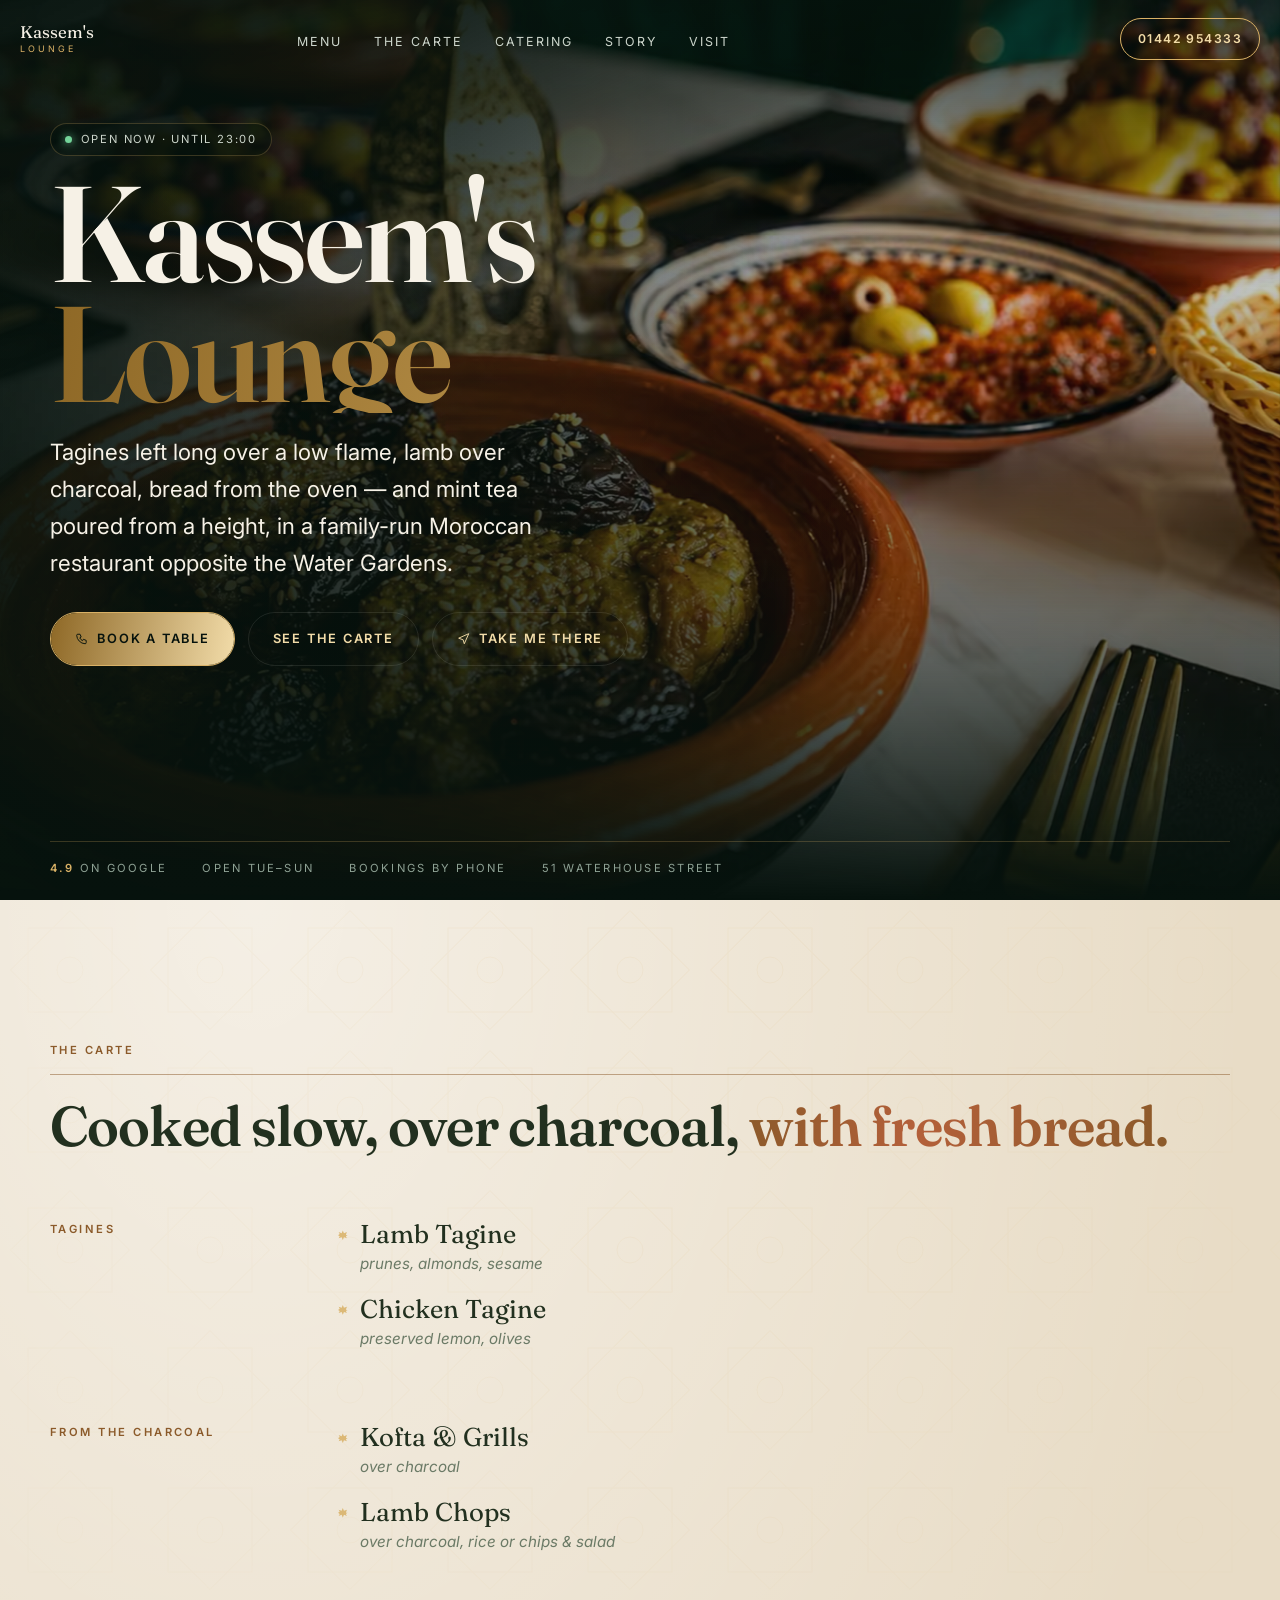
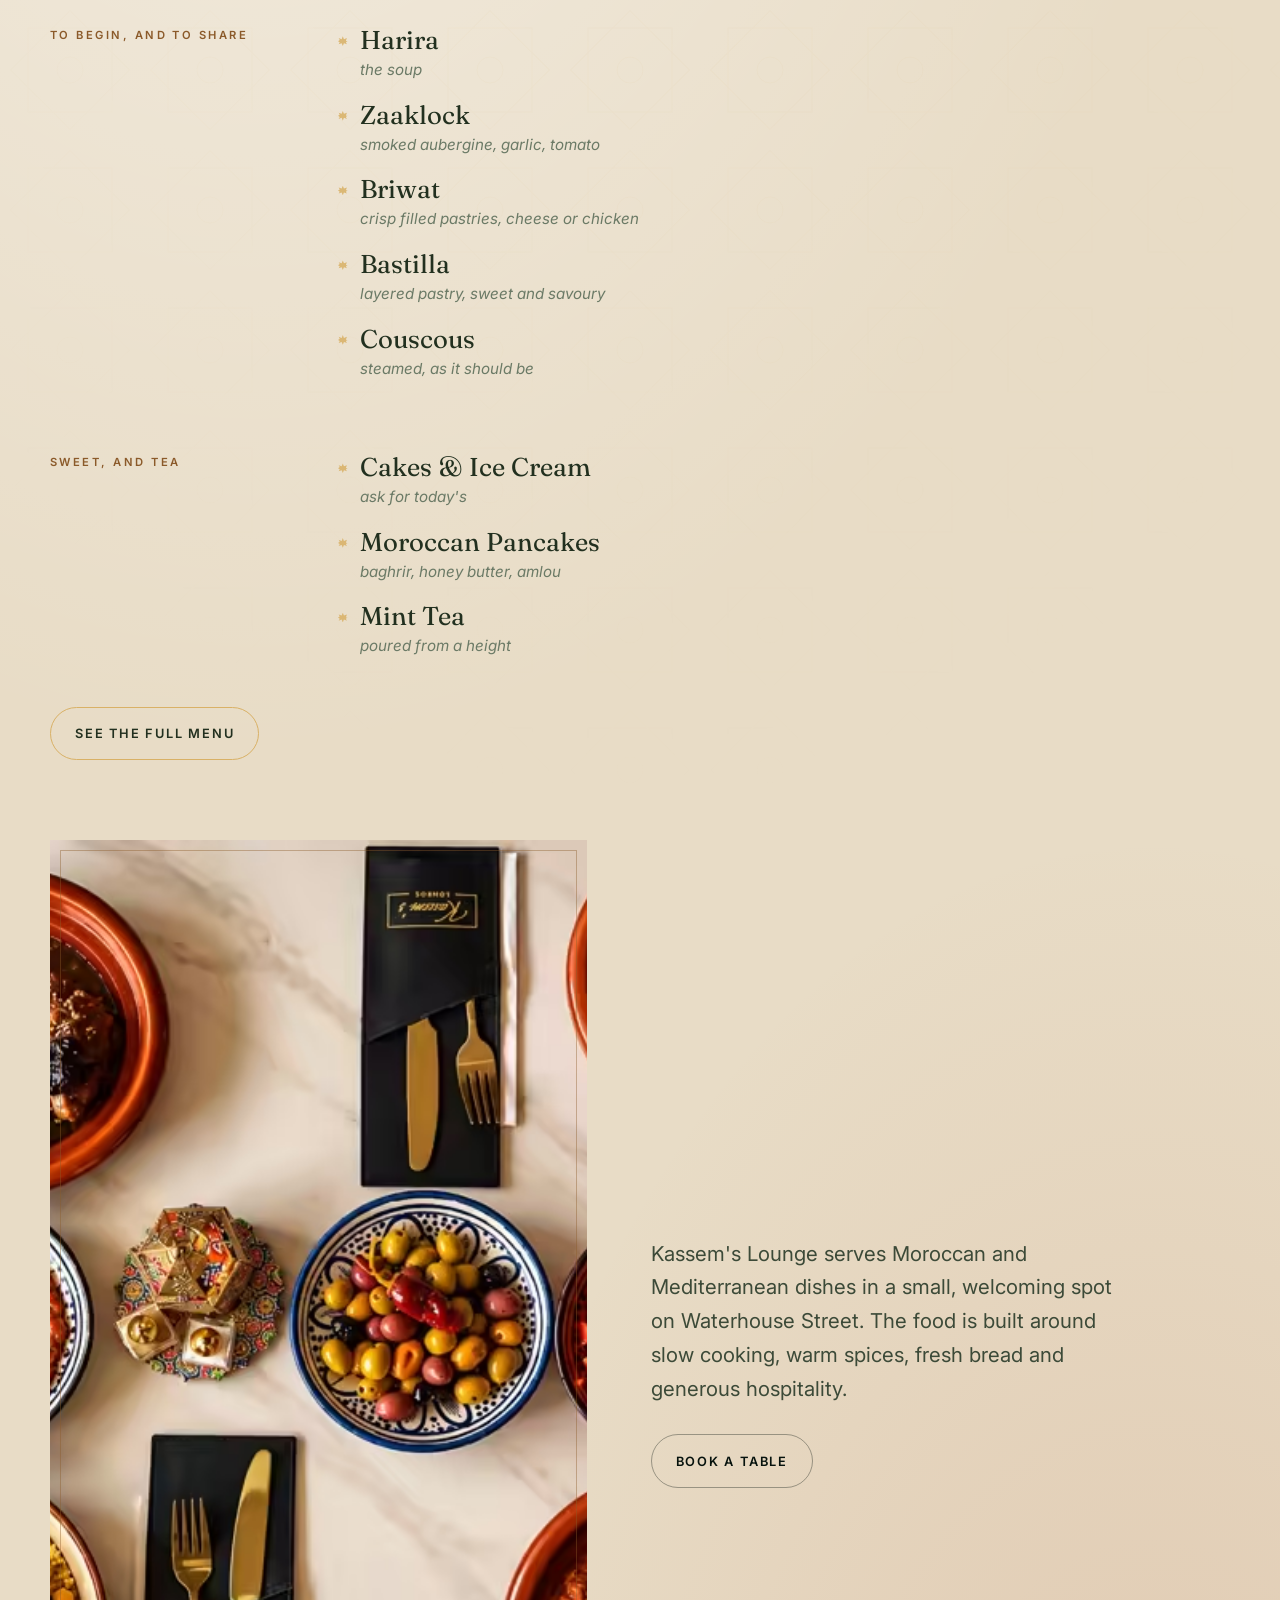
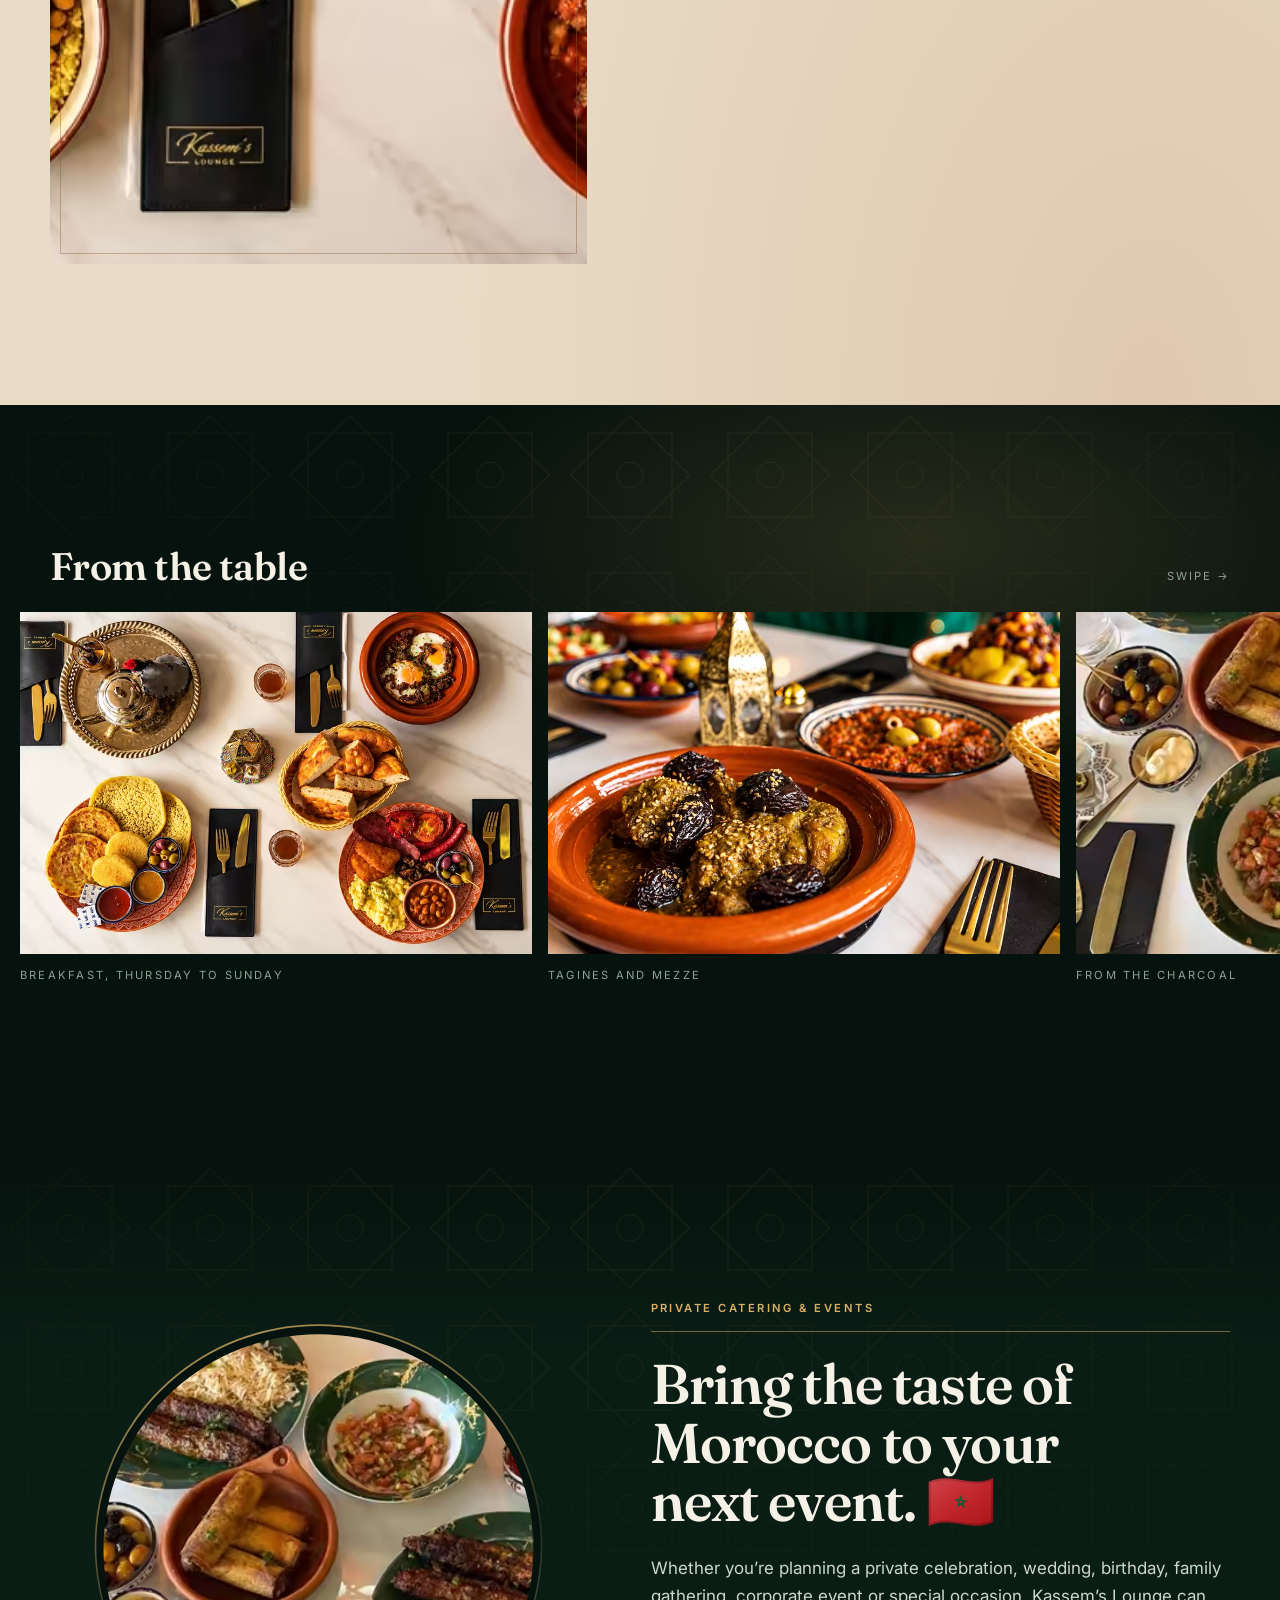
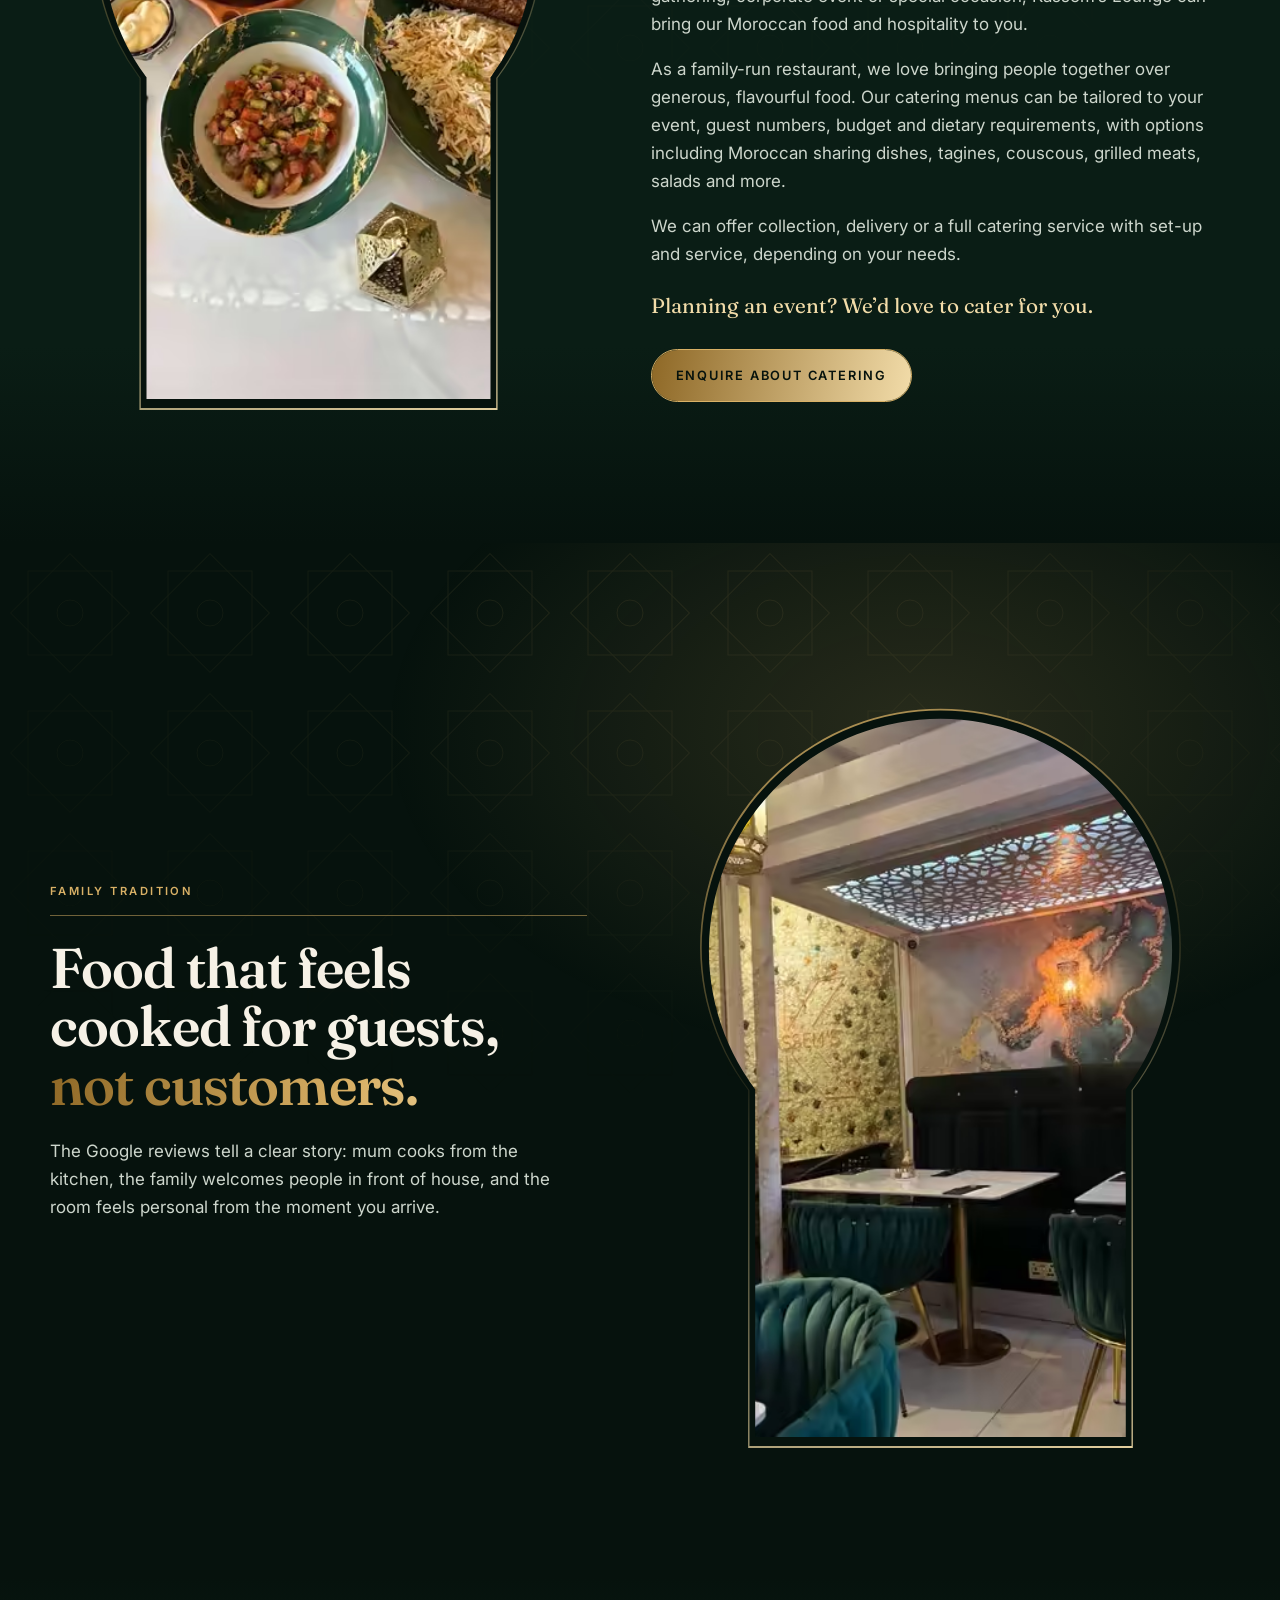
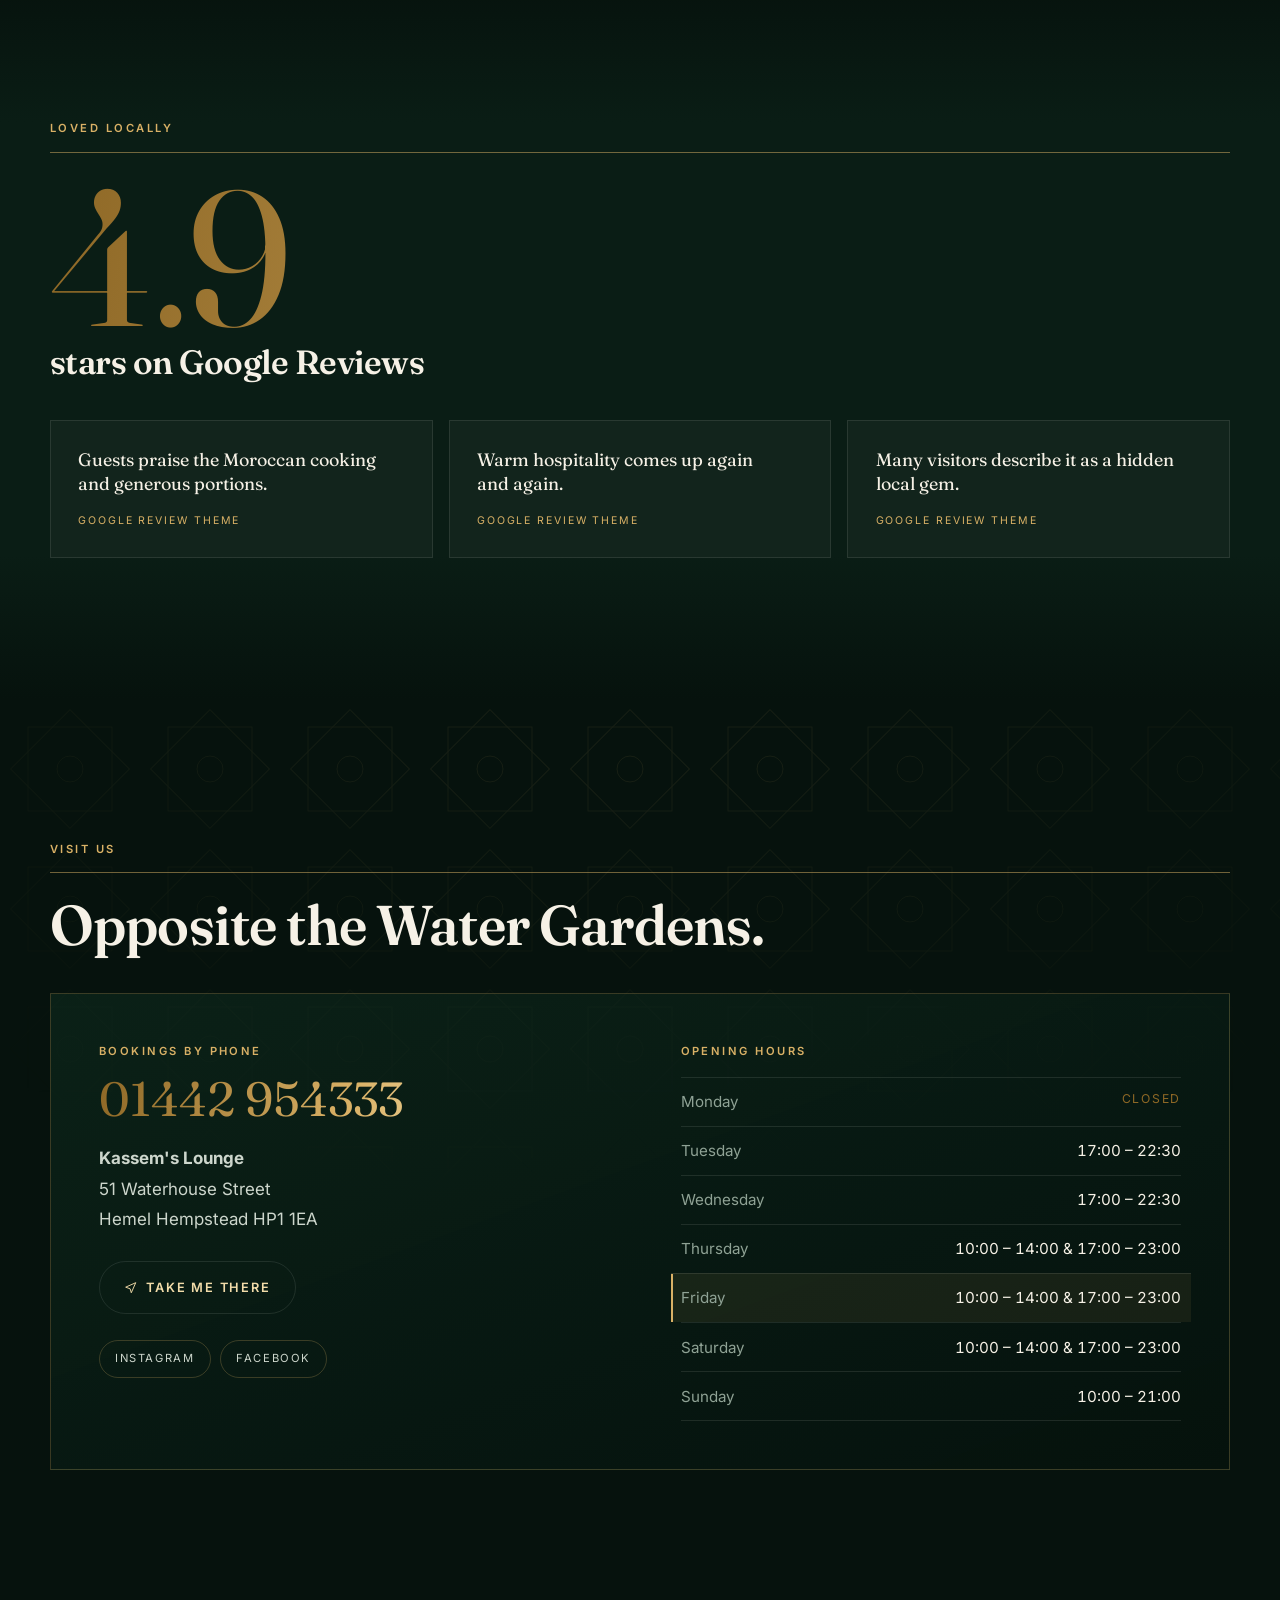
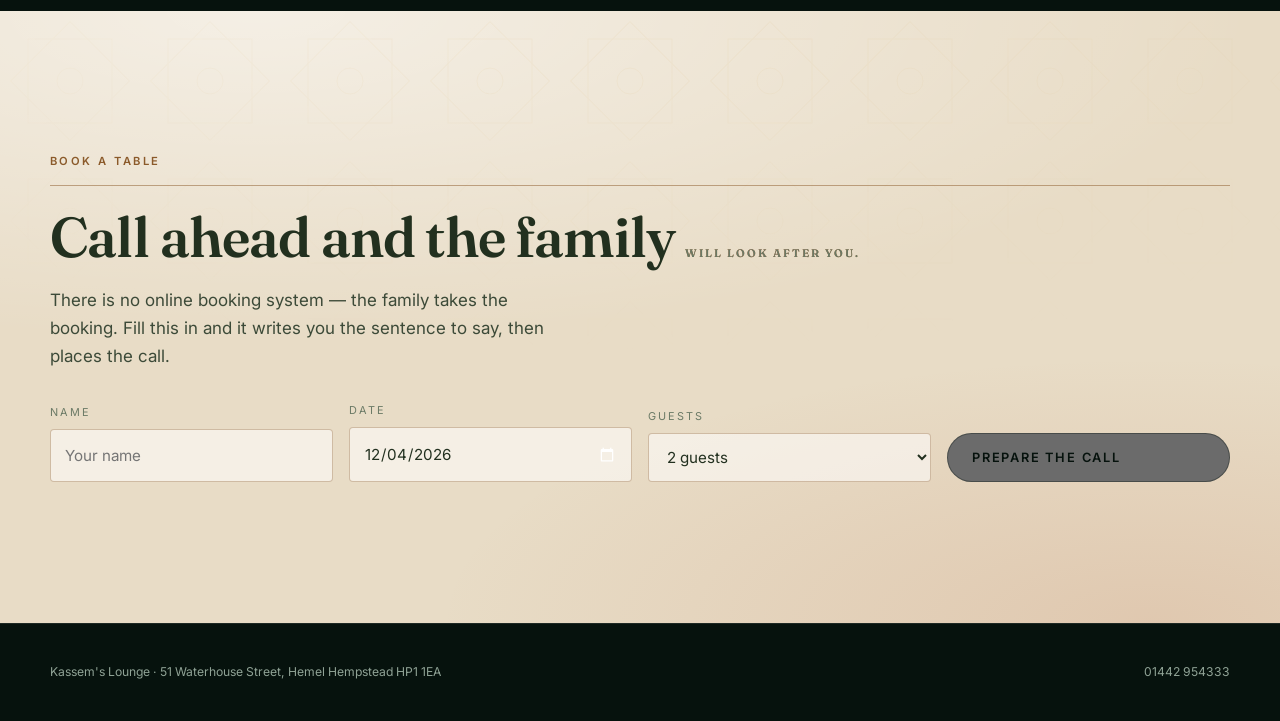
<file: index.html>
<!doctype html>
<html lang="en">
<head>
<meta charset="utf-8">
<meta name="viewport" content="width=device-width, initial-scale=1, viewport-fit=cover">
<title>Kassem's Lounge | Moroccan cooking in Hemel Hempstead</title>
<meta name="description" content="Family-run Moroccan cooking on Waterhouse Street, Hemel Hempstead. Tagines left long over a low flame, lamb over charcoal, bread from the oven and mint tea. Lunch Thursday to Sunday, dinner Tuesday to Sunday.">
<meta name="theme-color" content="#06120d">
<meta property="og:title" content="Kassem's Lounge">
<meta property="og:description" content="Family-run Moroccan cooking in Hemel Hempstead. Lunch Thursday to Sunday, dinner Tuesday to Sunday. Bookings by phone.">
<meta property="og:image" content="https://kassems.co.uk/assets/hero.jpg">
<meta property="og:type" content="restaurant">
<link rel="canonical" href="https://kassems.co.uk/">
<link rel="icon" href="/favicon.svg" type="image/svg+xml">
<link rel="apple-touch-icon" href="/favicon.svg">
<link rel="preconnect" href="https://fonts.googleapis.com">
<link rel="preconnect" href="https://fonts.gstatic.com" crossorigin>
<link rel="preload" as="image" fetchpriority="high"
      imagesrcset="assets/opt/hero-480.avif 480w, assets/opt/hero-960.avif 960w, assets/opt/hero-1440.avif 1440w"
      imagesizes="100vw" type="image/avif">
<link href="https://fonts.googleapis.com/css2?family=Fraunces:ital,opsz,wght@0,9..144,400;0,9..144,600;0,9..144,700;1,9..144,400&family=Inter:wght@400;500;600&display=swap" rel="stylesheet">
<style>
/* ===========================================================================
   Kassem's Lounge — v6.

   A Moroccan room, not a dark restaurant template. The grammar is borrowed
   from the real thing: ZELLIGE (the eight-point khatim and its strapwork),
   the MOORISH HORSESHOE ARCH as a frame rather than a rounded rectangle,
   TADELAKT — warm polished plaster — to stop the page being black on black,
   and brass lantern light that pools rather than floods.

   MOTION is scroll-driven CSS, never a JavaScript observer, and it is built so
   that it CANNOT hide anything. This project has already shipped a page that
   sat at opacity 0 behind an observer that never fired. So: every animated
   element is visible by default, the motion is opted into inside @supports,
   and no keyframe animates opacity up from zero. A rise that never runs is a
   2rem offset. A wipe that never runs is a two-thirds-visible photograph.
   =========================================================================== */

@property --sweep { syntax: "<percentage>"; inherits: false; initial-value: 0%; }
@property --glow  { syntax: "<percentage>"; inherits: false; initial-value: 40%; }

:root {
  --ink:       #06120d;
  --ink-2:     #0a1d15;
  --forest:    #10322478;
  --tadelakt:  #e8dcc6;   /* polished plaster: the warm wall, not a white card */
  --tadelakt-2:#d8c8ab;
  --clay:      #b4603a;
  --cream:     #f6f1e6;
  --cream-2:   #cdd6cc;
  --cream-3:   #8fa295;
  --gold:      #d9b166;
  --gold-2:    #f2dca9;
  --gold-deep: #8e6826;
  --edge:      rgba(217,177,102,.24);
  --edge-soft: rgba(246,241,230,.10);

  /* The khatim — two squares at 45°, which is how a zellige star is actually set. */
  --zellige: url("data:image/svg+xml,%3Csvg xmlns='http://www.w3.org/2000/svg' width='140' height='140' viewBox='0 0 140 140'%3E%3Cg fill='none' stroke='%23d9b166' stroke-width='1'%3E%3Crect x='28' y='28' width='84' height='84'/%3E%3Crect x='28' y='28' width='84' height='84' transform='rotate(45 70 70)'/%3E%3Ccircle cx='70' cy='70' r='13'/%3E%3C/g%3E%3C/svg%3E");
  /* A horseshoe arch: the curve passes its own widest point before it drops. */
  --arch: url("data:image/svg+xml,%3Csvg xmlns='http://www.w3.org/2000/svg' viewBox='0 0 100 130' preserveAspectRatio='none'%3E%3Cpath d='M18,130 L18,70 A40,40 0 1,1 82,70 L82,130 Z' fill='%23000'/%3E%3C/svg%3E");

  --display: Fraunces, "Iowan Old Style", Georgia, serif;
  --body: Inter, ui-sans-serif, system-ui, -apple-system, "Segoe UI", sans-serif;
  --gut: max(20px, env(safe-area-inset-left, 0px));
  --gut-r: max(20px, env(safe-area-inset-right, 0px));
  --wrap: min(1180px, 100% - var(--gut) - var(--gut-r));
  color-scheme: dark;
}

* { box-sizing: border-box; }
html { scroll-behavior: smooth; -webkit-text-size-adjust: 100%; }
body {
  margin: 0; background: var(--ink); color: var(--cream);
  font-family: var(--body); font-size: 1.0625rem; line-height: 1.65;
  overflow-x: hidden;
}
img, video { display: block; max-width: 100%; }
a { color: inherit; }
:focus-visible { outline: 2px solid var(--gold-2); outline-offset: 3px; border-radius: 2px; }
.wrap { width: var(--wrap); margin-inline: auto; }
.skip { position: absolute; left: -999px; background: var(--gold); color: var(--ink); padding: .7rem 1rem; z-index: 99; }
.skip:focus { left: 1rem; top: 1rem; }

h1, h2, h3 { font-family: var(--display); font-weight: 600; line-height: 1.05; margin: 0; text-wrap: balance; letter-spacing: -.015em; }
p { text-wrap: pretty; }
.eyebrow { font-size: .7rem; letter-spacing: .22em; text-transform: uppercase; color: var(--gold); margin: 0; font-weight: 600; }
.lead { font-size: clamp(1.05rem, .95rem + .5vw, 1.28rem); color: var(--cream-2); max-width: 38ch; }
.muted { color: var(--cream-2); }
.h-sec { font-size: clamp(2rem, 1.3rem + 3vw, 3.5rem); margin-top: 1.4rem; }

.gilt {
  background: linear-gradient(100deg, var(--gold-deep) 0%, var(--gold) 28%, var(--gold-2) 44%, var(--gold) 60%, var(--gold-deep) 100%);
  background-size: 300% 100%; background-position: var(--sweep) 0;
  -webkit-background-clip: text; background-clip: text; color: transparent;
}

/* ── zellige ground ───────────────────────────────────────────────────── */
.zel { position: relative; isolation: isolate; }
.zel::before {
  content: ""; position: absolute; inset: 0; z-index: -1; pointer-events: none;
  background-image: var(--zellige); background-size: 140px 140px;
  opacity: .085;
  -webkit-mask-image: radial-gradient(120% 80% at 50% 0%, #000 10%, transparent 72%);
  mask-image: radial-gradient(120% 80% at 50% 0%, #000 10%, transparent 72%);
}
/* Lantern light pools where the eye lands, instead of lighting the whole wall. */
.lamp::after {
  content: ""; position: absolute; inset: 0; z-index: -1; pointer-events: none;
  background: radial-gradient(60% 46% at 72% 18%, rgba(217,177,102,.16), transparent 70%);
}

/* ── nav ──────────────────────────────────────────────────────────────── */
.nav {
  position: fixed; inset-inline: 0; top: 0; z-index: 50; display: flex; align-items: center; gap: 1rem;
  padding: 1.15rem var(--gut-r) 1.15rem var(--gut); padding-top: calc(1.15rem + env(safe-area-inset-top, 0px));
  transition: background .35s ease, padding .35s ease, border-color .35s ease;
  border-bottom: 1px solid transparent;
}
.nav.solid {
  background: rgba(6,18,13,.74);
  -webkit-backdrop-filter: blur(18px) saturate(140%); backdrop-filter: blur(18px) saturate(140%);
  border-bottom-color: var(--edge); padding-block: .7rem;
}
.brand { font-family: var(--display); font-size: 1.05rem; text-decoration: none; line-height: 1; }
.brand small { display: block; font-family: var(--body); font-size: .56rem; letter-spacing: .34em; color: var(--gold); text-transform: uppercase; margin-top: .25rem; }
.nav ul { display: none; list-style: none; margin: 0 auto; padding: 0; gap: 2rem; }
.nav a.link { text-decoration: none; font-size: .78rem; letter-spacing: .16em; text-transform: uppercase; color: var(--cream-2); position: relative; padding-block: .3rem; }
.nav a.link::after { content: ""; position: absolute; inset-inline: 0; bottom: 0; height: 1px; background: var(--gold); transform: scaleX(0); transform-origin: left; transition: transform .4s cubic-bezier(.2,.7,.2,1); }
.nav a.link:hover::after, .nav a.link:focus-visible::after { transform: scaleX(1); }
.call { margin-left: auto; text-decoration: none; white-space: nowrap; font-size: .76rem; letter-spacing: .12em; text-transform: uppercase; font-weight: 600; padding: .62rem 1.05rem; border: 1px solid var(--gold); color: var(--gold-2); border-radius: 999px; transition: background .3s, color .3s; }
.call:hover { background: var(--gold); color: var(--ink); }
@media (min-width: 920px) { .nav ul { display: flex; } }

/* ── buttons ──────────────────────────────────────────────────────────── */
.cta { display: flex; flex-wrap: wrap; gap: .8rem; }
.btn {
  --b: var(--gold);
  display: inline-flex; align-items: center; gap: .55rem; text-decoration: none;
  font-size: .8rem; letter-spacing: .14em; text-transform: uppercase; font-weight: 600;
  padding: .95rem 1.5rem; border-radius: 999px; border: 1px solid var(--b);
  position: relative; overflow: hidden; isolation: isolate; cursor: pointer;
  font-family: var(--body); transition: color .35s, border-color .35s;
}
.btn::before { content: ""; position: absolute; inset: 0; z-index: -1; background: linear-gradient(100deg, var(--gold-deep), var(--gold-2)); transform: translateY(101%); transition: transform .45s cubic-bezier(.2,.7,.2,1); }
.btn.solid { color: var(--ink); }
.btn.solid::before { transform: translateY(0); }
.btn.solid:hover::before { transform: translateY(-101%); }
.btn.solid:hover { color: var(--gold-2); }
.btn.ghost { color: var(--gold-2); --b: var(--edge-soft); }
.btn.ghost:hover { color: var(--ink); border-color: var(--gold); }
.btn.ghost:hover::before { transform: translateY(0); }
.btn svg { width: 1.05em; height: 1.05em; fill: none; stroke: currentColor; stroke-width: 1.7; }
.btn.dark { --b: rgba(6,18,13,.35); color: var(--ink); }
.btn.dark::before { background: linear-gradient(100deg, #1b3d2d, #0a1d15); transform: translateY(101%); }
.btn.dark:hover { color: var(--gold-2); border-color: transparent; }
.btn.dark:hover::before { transform: translateY(0); }

/* ── hero ─────────────────────────────────────────────────────────────── */
.hero { position: relative; min-height: 100svh; display: grid; align-items: end; overflow: clip; }
.hero-media { position: absolute; inset: 0; z-index: 0; }
.hero-media img { width: 100%; height: 100%; object-fit: cover; transform-origin: 58% 62%; }
.hero-media::after {
  content: ""; position: absolute; inset: 0;
  background:
    linear-gradient(180deg, rgba(6,18,13,.80) 0%, rgba(6,18,13,.26) 32%, rgba(6,18,13,.55) 68%, var(--ink) 100%),
    linear-gradient(90deg, rgba(6,18,13,.90) 0%, rgba(6,18,13,.62) 36%, rgba(6,18,13,0) 70%);
}
.hero-inner { position: relative; z-index: 1; width: var(--wrap); margin-inline: auto; padding-block: 0 clamp(2.5rem, 7vh, 5rem); }
.hero h1 { font-size: clamp(3.2rem, 1.6rem + 9.5vw, 8.5rem); line-height: .88; }
.hero h1 span { display: block; }
.hero .lead { margin: 1.3rem 0 1.9rem; font-size: clamp(1.05rem, .95rem + .6vw, 1.4rem); color: var(--cream); }
.pill {
  display: inline-flex; align-items: center; gap: .55rem; margin-bottom: 1.1rem;
  font-size: .7rem; letter-spacing: .16em; text-transform: uppercase; color: var(--cream-2);
  border: 1px solid var(--edge); border-radius: 999px; padding: .4rem .85rem;
  background: rgba(6,18,13,.45);
}
.pill::before { content: ""; width: .45rem; height: .45rem; border-radius: 50%; background: var(--cream-3); }
.pill[data-state="open"]::before { background: #74d49a; box-shadow: 0 0 10px #74d49a; }
.pill[data-state="closed"]::before { background: var(--gold-deep); }
.hero-foot {
  position: relative; z-index: 1; width: var(--wrap); margin-inline: auto;
  border-top: 1px solid var(--edge); padding-block: 1.1rem calc(1.4rem + env(safe-area-inset-bottom, 0px));
  display: flex; flex-wrap: wrap; gap: .5rem 2.2rem;
  font-size: .7rem; letter-spacing: .2em; text-transform: uppercase; color: var(--cream-3);
}
.hero-foot b { color: var(--gold); font-weight: 600; }

/* ── bands ────────────────────────────────────────────────────────────── */
.band { padding-block: clamp(5rem, 11vw, 9rem); position: relative; }
.band.deep { background: linear-gradient(180deg, var(--ink), var(--ink-2) 20%, var(--ink-2) 80%, var(--ink)); }
.band.plaster {
  background: var(--tadelakt); color: #22301f;
  background-image: radial-gradient(130% 90% at 20% 0%, rgba(255,255,255,.55), transparent 60%),
                    radial-gradient(90% 70% at 90% 100%, rgba(180,96,58,.16), transparent 62%);
}
.band.plaster .eyebrow { color: #8b5a2a; }
.band.plaster .muted, .band.plaster .lead { color: #3c4a38; }
.band.plaster .gilt { background: linear-gradient(100deg, #8b5a2a, #b4603a 40%, #8b5a2a); -webkit-background-clip: text; background-clip: text; }
.split { display: grid; gap: clamp(2.2rem, 5vw, 4.5rem); align-items: center; }
.split > * { min-width: 0; }
@media (min-width: 900px) { .split { grid-template-columns: minmax(0,1fr) minmax(0,1.08fr); } .split.flip > figure { order: -1; } }

/* A photograph framed as an arch, with a gilt hairline standing off it. */
.arch { position: relative; margin: 0; }
.arch img { width: 100%; aspect-ratio: 100 / 130; object-fit: cover;
  -webkit-mask: var(--arch) center/100% 100% no-repeat; mask: var(--arch) center/100% 100% no-repeat; }
.arch::before {
  content: ""; position: absolute; inset: -11px; pointer-events: none;
  background: linear-gradient(160deg, var(--gold), rgba(217,177,102,.12) 45%, var(--gold-2));
  -webkit-mask: var(--arch) center/100% 100% no-repeat; mask: var(--arch) center/100% 100% no-repeat;
}
.arch::after {
  content: ""; position: absolute; inset: -9px; pointer-events: none; background: var(--ink);
  -webkit-mask: var(--arch) center/100% 100% no-repeat; mask: var(--arch) center/100% 100% no-repeat;
}
.arch img { position: relative; z-index: 1; }
.band.plaster .arch::after { background: var(--tadelakt); }

/* A rectangular plate frame for the wide overheads, which an arch would crop. */
.plate { position: relative; margin: 0; }
.plate img { width: 100%; object-fit: cover; aspect-ratio: 3 / 2; }
.plate::after { content: ""; position: absolute; inset: 10px; border: 1px solid var(--edge); pointer-events: none; }
.band.plaster .plate::after { border-color: rgba(139,90,42,.4); }

/* ── the carte ────────────────────────────────────────────────────────── */
.carte { display: grid; gap: clamp(2.5rem, 6vw, 4.5rem); margin-top: clamp(2.5rem, 6vw, 4rem); }
.course { display: grid; gap: 1.2rem 3rem; align-items: start; }
@media (min-width: 820px) { .course { grid-template-columns: minmax(0, 15rem) minmax(0, 1fr); } }
.course > * { min-width: 0; }
.course-label { display: flex; align-items: center; gap: 1rem; }
.course-label::after { content: ""; flex: 1; height: 1px; background: var(--edge); }
@media (min-width: 820px) { .course-label::after { display: none; } }
.dishes { list-style: none; margin: 0; padding: 0; display: grid; gap: 1.15rem; }
.dishes li { display: grid; gap: .1rem; position: relative; padding-left: 1.35rem; }
/* A khatim in miniature as the bullet — eight points, drawn, not a dot. */
.dishes li::before {
  content: ""; position: absolute; left: 0; top: .62em; width: .6rem; height: .6rem;
  background: var(--gold); opacity: .85;
  clip-path: polygon(50% 0, 62% 29%, 93% 18%, 82% 48%, 100% 50%, 82% 62%, 93% 82%, 62% 71%, 50% 100%, 38% 71%, 7% 82%, 18% 62%, 0 50%, 18% 38%, 7% 18%, 38% 29%);
}
.dish-name { font-family: var(--display); font-size: clamp(1.25rem, 1.05rem + .7vw, 1.7rem); line-height: 1.15; }
.dish-how { color: var(--cream-3); font-style: italic; font-size: .95rem; }
.band.plaster .dish-how { color: #6b7a66; }

/* ── gallery rail ─────────────────────────────────────────────────────── */
.rail {
  display: grid; grid-auto-flow: column; grid-auto-columns: min(78vw, 32rem); gap: 1rem;
  overflow-x: auto; overscroll-behavior-inline: contain; scroll-snap-type: x mandatory;
  scroll-padding-inline: var(--gut); padding: 1rem var(--gut-r) 2rem var(--gut);
  scrollbar-width: thin; scrollbar-color: var(--gold-deep) transparent;
}
.rail figure { margin: 0; scroll-snap-align: center; }
.rail img { width: 100%; aspect-ratio: 3 / 2; object-fit: cover; }
.rail figcaption { margin-top: .8rem; font-size: .7rem; letter-spacing: .2em; text-transform: uppercase; color: var(--cream-3); }
.rail-head { display: flex; flex-wrap: wrap; align-items: baseline; justify-content: space-between; gap: .6rem 1.5rem; }
.rail-hint { font-size: .7rem; letter-spacing: .18em; text-transform: uppercase; color: var(--cream-3); }

/* ── reviews ──────────────────────────────────────────────────────────── */
.score { font-family: var(--display); font-size: clamp(5rem, 3rem + 13vw, 12rem); line-height: .85; font-variant-numeric: tabular-nums; margin: 1.4rem 0 0; }
.quotes { display: grid; gap: 1rem; margin-top: 2.5rem; grid-template-columns: repeat(auto-fit, minmax(min(100%, 16rem), 1fr)); }
.quotes blockquote { margin: 0; padding: 1.7rem; border: 1px solid var(--edge-soft); background: rgba(246,241,230,.03); min-width: 0; }
.quotes p { margin: 0; font-family: var(--display); font-size: 1.12rem; line-height: 1.35; }
.quotes cite { display: block; margin-top: 1rem; font-style: normal; font-size: .66rem; letter-spacing: .18em; text-transform: uppercase; color: var(--gold); }

/* ── visit ────────────────────────────────────────────────────────────── */
.panel { border: 1px solid var(--edge); background: linear-gradient(160deg, var(--forest), rgba(6,18,13,.55)); padding: clamp(1.6rem, 4vw, 3rem); }
.panel-grid { display: grid; gap: clamp(2rem, 5vw, 3.5rem); }
.panel-grid > * { min-width: 0; }
@media (min-width: 860px) { .panel-grid { grid-template-columns: minmax(0,1.05fr) minmax(0,1fr); } }
.tel { font-family: var(--display); font-size: clamp(1.9rem, 1.2rem + 3vw, 3rem); text-decoration: none; display: inline-block; line-height: 1; margin-top: .9rem; }
address { font-style: normal; margin: 1.2rem 0 0; color: var(--cream-2); line-height: 1.8; }
.go { margin-top: 1.6rem; }

/* The phone bar: what someone already on Waterhouse Street needs, always in reach. */
.thumb { position: fixed; left: 0; right: 0; bottom: 0; z-index: 60; display: grid; grid-template-columns: minmax(0,1fr) minmax(0,1fr); gap: 1px; background: var(--edge); border-top: 1px solid var(--edge); padding-bottom: env(safe-area-inset-bottom, 0px); }
.thumb a { display: flex; align-items: center; justify-content: center; gap: .5rem; padding: 1.05rem .8rem; background: var(--ink-2); color: var(--gold-2); text-decoration: none; font-family: var(--body); font-size: .74rem; font-weight: 600; letter-spacing: .14em; text-transform: uppercase; }
.thumb a:first-child { background: var(--gold); color: var(--ink); padding-left: calc(.8rem + env(safe-area-inset-left, 0px)); }
.thumb a:last-child { padding-right: calc(.8rem + env(safe-area-inset-right, 0px)); }
.thumb svg { width: 1.05em; height: 1.05em; fill: none; stroke: currentColor; stroke-width: 1.8; stroke-linecap: round; stroke-linejoin: round; }
@media (min-width: 700px) { .thumb { display: none; } }
/* Clear the bar, or it sits on top of the last line of the footer. */

.links { display: flex; flex-wrap: wrap; gap: .6rem; margin-top: 1.6rem; }
.links a { text-decoration: none; font-size: .7rem; letter-spacing: .14em; text-transform: uppercase; padding: .55rem .95rem; border: 1px solid var(--edge); border-radius: 999px; color: var(--cream-2); transition: border-color .3s, color .3s; }
.links a:hover { border-color: var(--gold); color: var(--gold-2); }
.hours { margin: 1rem 0 0; padding: 0; display: grid; font-variant-numeric: tabular-nums; font-size: .95rem; }
.hours div { display: flex; flex-wrap: wrap; justify-content: space-between; gap: .1rem 1rem; padding-block: .72rem; border-top: 1px solid var(--edge-soft); }
.hours div:last-child { border-bottom: 1px solid var(--edge-soft); }
.hours dt { color: var(--cream-3); }
.hours dd { margin: 0 0 0 auto; color: var(--cream); }
.hours .shut dd { color: var(--gold-deep); text-transform: uppercase; font-size: .76rem; letter-spacing: .14em; }
.hours .today { background: rgba(217,177,102,.08); box-shadow: inset 2px 0 0 var(--gold); padding-inline: .6rem; margin-inline: -.6rem; }

/* ── booking ──────────────────────────────────────────────────────────── */
.book form { display: grid; gap: 1rem; margin-top: 2rem; grid-template-columns: repeat(auto-fit, minmax(min(100%, 11rem), 1fr)); align-items: end; }
.book label { display: grid; gap: .45rem; min-width: 0; }
.book span { font-size: .68rem; letter-spacing: .18em; text-transform: uppercase; color: #6b7a66; }
.book input, .book select { font: inherit; font-size: .95rem; color: #22301f; background: rgba(255,255,255,.55); border: 1px solid rgba(139,90,42,.35); padding: .8rem .9rem; border-radius: 4px; width: 100%; min-width: 0; }
.book button { grid-column: 1 / -1; justify-self: start; }
@media (min-width: 740px) { .book button { grid-column: auto; justify-self: stretch; height: 3.05rem; } }
.say { margin: 1.3rem 0 0; font-family: var(--display); font-size: 1.2rem; color: #8b5a2a; }

footer.foot { border-top: 1px solid var(--edge-soft); padding-block: 2.4rem calc(2.4rem + env(safe-area-inset-bottom, 0px)); }
@media (max-width: 699px) { footer.foot { padding-bottom: calc(5.2rem + env(safe-area-inset-bottom, 0px)); } }
footer.foot .wrap { display: flex; flex-wrap: wrap; justify-content: space-between; gap: .6rem 2rem; font-size: .76rem; color: var(--cream-3); }
footer.foot a { text-decoration: none; }

/* ===========================================================================
   MOTION — opted into, and incapable of hiding anything.
   =========================================================================== */
@supports (animation-timeline: view()) {
  @media (prefers-reduced-motion: no-preference) {
    .hero-media img { animation: kenburns linear both; animation-timeline: scroll(root); animation-range: 0 100svh; }
    @keyframes kenburns { from { scale: 1.06; translate: 0 0; } to { scale: 1.16; translate: 0 5%; } }

    .hero-inner, .hero-foot { animation: heroLift linear both; animation-timeline: scroll(root); animation-range: 0 90svh; }
    @keyframes heroLift { to { opacity: .06; translate: 0 -2.5rem; } }

    /* translate only — never opacity from zero */
    .rise { animation: rise linear both; animation-timeline: view(); animation-range: entry 8% cover 26%; }
    @keyframes rise { from { translate: 0 2rem; } }

    /* a partial wipe: at 0% the photograph is two thirds visible, not absent */
    .arch img, .plate img { animation: unmask linear both; animation-timeline: view(); animation-range: entry 4% cover 32%; }
    @keyframes unmask { from { clip-path: inset(0 0 34% 0); scale: 1.07; } to { clip-path: inset(0 0 0 0); scale: 1; } }

    .gilt { animation: sweep linear both; animation-timeline: view(); animation-range: entry 10% exit 90%; }
    @keyframes sweep { from { --sweep: 0%; } to { --sweep: 100%; } }

    .drawn::after { content: ""; display: block; height: 1px; background: currentColor; opacity: .5; margin-top: .9rem; transform-origin: left; animation: draw linear both; animation-timeline: view(); animation-range: entry 10% cover 24%; }
    @keyframes draw { from { scale: 0 1; } to { scale: 1 1; } }

    .course { animation: rise linear both; animation-timeline: view(); animation-range: entry 2% cover 22%; }
    .rail figure { animation: settle linear both; animation-timeline: view(inline); animation-range: entry 0% exit 100%; }
    @keyframes settle { 0% { scale: .94; opacity: .72; } 50% { scale: 1; opacity: 1; } 100% { scale: .94; opacity: .72; } }

    .score { animation: rise linear both; animation-timeline: view(); animation-range: entry 10% cover 30%; }

    /* The zellige ground drifts a little as the band passes, so the pattern
       reads as a wall behind the page rather than a texture stuck to it. */
    .zel::before { animation: drift linear both; animation-timeline: view(); animation-range: cover 0% cover 100%; }
    @keyframes drift { from { background-position: 0 -60px; } to { background-position: 0 60px; } }
  }
}
@media (prefers-reduced-motion: reduce) {
  html { scroll-behavior: auto; }
  .drawn::after { content: ""; display: block; height: 1px; background: currentColor; opacity: .5; margin-top: .9rem; }
  .gilt { background-position: 42% 0; }
}
@supports not (animation-timeline: view()) {
  .drawn::after { content: ""; display: block; height: 1px; background: currentColor; opacity: .5; margin-top: .9rem; }
  .gilt { background-position: 42% 0; }
  .hero-media img { scale: 1.06; }
}
</style>
</head>
<body>
<a class="skip" href="#main">Skip to content</a>

<header class="nav" id="nav">
  <a class="brand" href="#top">Kassem's<small>Lounge</small></a>
  <ul>
    <li><a class="link" href="menu.html">Menu</a></li>
    <li><a class="link" href="#carte">The carte</a></li>
    <li><a class="link" href="#catering">Catering</a></li>
    <li><a class="link" href="#story">Story</a></li>
    <li><a class="link" href="#visit">Visit</a></li>
  </ul>
  <a class="call" href="tel:+441442954333">01442 954333</a>
</header>

<main id="main">
<section class="hero" id="top" aria-label="Kassem's Lounge">
  <div class="hero-media">
    <picture>
      <source type="image/avif" sizes="100vw" srcset="assets/opt/hero-480.avif 480w, assets/opt/hero-960.avif 960w, assets/opt/hero-1440.avif 1440w">
      <source type="image/webp" sizes="100vw" srcset="assets/opt/hero-480.webp 480w, assets/opt/hero-960.webp 960w, assets/opt/hero-1440.webp 1440w">
      <img src="assets/hero.jpg" width="1522" height="1033" fetchpriority="high"
           alt="A chicken tagine with caramelised prunes and sesame at Kassem's Lounge, zaalouk and olives behind it and a brass lantern lit on the table">
    </picture>
  </div>
  <div class="hero-inner">
    <p class="pill" id="now">Moroccan &middot; family-run &middot; Hemel Hempstead</p>
    <h1><span>Kassem's</span><span class="gilt">Lounge</span></h1>
    <p class="lead">Tagines left long over a low flame, lamb over charcoal, bread from the oven &mdash; and mint tea poured from a height, in a family-run Moroccan restaurant opposite the Water Gardens.</p>
    <div class="cta">
      <a class="btn solid" href="#book">
        <svg viewBox="0 0 24 24" aria-hidden="true"><path d="M5 4h4l2 5-2.5 1.5a11 11 0 0 0 5 5L15 13l5 2v4a2 2 0 0 1-2 2A16 16 0 0 1 3 6a2 2 0 0 1 2-2"/></svg>
        Book a table
      </a>
      <a class="btn ghost" href="#carte">See the carte</a>
      <a class="btn ghost" href="https://www.google.com/maps/dir/?api=1&amp;destination=Kassem%27s+Lounge%2C+51+Waterhouse+Street%2C+Hemel+Hempstead+HP1+1EA" target="_blank" rel="noopener">
        <svg viewBox="0 0 24 24" aria-hidden="true"><path d="M3 11 21 3l-8 18-2-7-8-3z"/></svg>
        Take me there
      </a>
    </div>
  </div>
  <div class="hero-foot">
    <span><b>4.9</b> on Google</span><span>Open Tue&ndash;Sun</span><span>Bookings by phone</span><span>51 Waterhouse Street</span>
  </div>
</section>

<!-- The carte, on plaster: a Moroccan room is not black, it is warm lime wall. -->
<section class="band plaster zel" id="carte">
  <div class="wrap">
    <p class="eyebrow drawn rise">The carte</p>
    <h2 class="h-sec rise">Cooked slow, over charcoal, <span class="gilt">with fresh bread.</span></h2>

    <div class="carte">
      <article class="course">
        <p class="eyebrow course-label">Tagines</p>
        <ul class="dishes">
          <li><span class="dish-name">Lamb Tagine</span><span class="dish-how">prunes, almonds, sesame</span></li>
          <li><span class="dish-name">Chicken Tagine</span><span class="dish-how">preserved lemon, olives</span></li>
        </ul>
      </article>

      <article class="course">
        <p class="eyebrow course-label">From the charcoal</p>
        <ul class="dishes">
          <li><span class="dish-name">Kofta &amp; Grills</span><span class="dish-how">over charcoal</span></li>
          <li><span class="dish-name">Lamb Chops</span><span class="dish-how">over charcoal, rice or chips &amp; salad</span></li>
        </ul>
      </article>

      <article class="course">
        <p class="eyebrow course-label">To begin, and to share</p>
        <ul class="dishes">
          <li><span class="dish-name">Harira</span><span class="dish-how">the soup</span></li>
          <li><span class="dish-name">Zaaklock</span><span class="dish-how">smoked aubergine, garlic, tomato</span></li>
          <li><span class="dish-name">Briwat</span><span class="dish-how">crisp filled pastries, cheese or chicken</span></li>
          <li><span class="dish-name">Bastilla</span><span class="dish-how">layered pastry, sweet and savoury</span></li>
          <li><span class="dish-name">Couscous</span><span class="dish-how">steamed, as it should be</span></li>
        </ul>
      </article>

      <article class="course">
        <p class="eyebrow course-label">Sweet, and tea</p>
        <ul class="dishes">
          <li><span class="dish-name">Cakes &amp; Ice Cream</span><span class="dish-how">ask for today's</span></li>
          <li><span class="dish-name">Moroccan Pancakes</span><span class="dish-how">baghrir, honey butter, amlou</span></li>
          <li><span class="dish-name">Mint Tea</span><span class="dish-how">poured from a height</span></li>
        </ul>
      </article>
    </div>

    <div class="cta" style="margin-top:clamp(2.2rem,5vw,3rem)">
      <a class="btn" href="menu.html">See the full menu</a>
    </div>

    <div class="split" style="margin-top:clamp(3rem,7vw,5rem)">
      <figure class="plate">
        <picture>
          <source type="image/avif" sizes="(min-width:900px) 46vw, 92vw" srcset="assets/opt/mezze-spread-480.avif 480w, assets/opt/mezze-spread-960.avif 960w, assets/opt/mezze-spread-1440.avif 1440w">
          <source type="image/webp" sizes="(min-width:900px) 46vw, 92vw" srcset="assets/opt/mezze-spread-480.webp 480w, assets/opt/mezze-spread-960.webp 960w, assets/opt/mezze-spread-1440.webp 1440w">
          <img src="assets/mezze-spread.jpg" width="1536" height="1024" loading="lazy"
               alt="A full table at Kassem's Lounge from above: lamb and chicken tagines, couscous, zaalouk, olives, salad and bread">
        </picture>
      </figure>
      <div class="rise">
        <p class="lead">Kassem's Lounge serves Moroccan and Mediterranean dishes in a small, welcoming spot on Waterhouse Street. The food is built around slow cooking, warm spices, fresh bread and generous hospitality.</p>
        <div class="cta" style="margin-top:1.8rem"><a class="btn dark" href="#book">Book a table</a></div>
      </div>
    </div>
  </div>
</section>

<section class="band zel lamp" aria-label="Photographs from the restaurant">
  <div class="wrap rail-head rise">
    <h2 style="font-size:clamp(1.6rem,1.2rem + 1.8vw,2.4rem)">From the table</h2>
    <p class="rail-hint">Swipe &rarr;</p>
  </div>
  <div class="rail">
    <figure>
      <picture>
        <source type="image/avif" sizes="(min-width:700px) 32rem, 78vw" srcset="assets/opt/brunch-spread-480.avif 480w, assets/opt/brunch-spread-960.avif 960w, assets/opt/brunch-spread-1440.avif 1440w">
        <source type="image/webp" sizes="(min-width:700px) 32rem, 78vw" srcset="assets/opt/brunch-spread-480.webp 480w, assets/opt/brunch-spread-960.webp 960w, assets/opt/brunch-spread-1440.webp 1440w">
        <img src="assets/brunch-spread.jpg" loading="lazy" alt="Moroccan breakfast from above: khlii and eggs, msemen and baghrir, bread and mint tea">
      </picture>
      <figcaption>Breakfast, Thursday to Sunday</figcaption>
    </figure>
    <figure>
      <picture>
        <source type="image/avif" sizes="(min-width:700px) 32rem, 78vw" srcset="assets/opt/tagine-lanterns-480.avif 480w, assets/opt/tagine-lanterns-960.avif 960w, assets/opt/tagine-lanterns-1440.avif 1440w">
        <source type="image/webp" sizes="(min-width:700px) 32rem, 78vw" srcset="assets/opt/tagine-lanterns-480.webp 480w, assets/opt/tagine-lanterns-960.webp 960w, assets/opt/tagine-lanterns-1440.webp 1440w">
        <img src="assets/tagine-lanterns.jpg" loading="lazy" alt="A chicken tagine with caramelised prunes and sesame beside zaalouk and olives">
      </picture>
      <figcaption>Tagines and mezze</figcaption>
    </figure>
    <figure>
      <picture>
        <source type="image/avif" sizes="(min-width:700px) 32rem, 78vw" srcset="assets/opt/kofta-grill-480.avif 480w">
        <source type="image/webp" sizes="(min-width:700px) 32rem, 78vw" srcset="assets/opt/kofta-grill-480.webp 480w">
        <img src="assets/kofta-grill.jpg" loading="lazy" alt="Kofta skewers, buttered rice, briouats and salads from above">
      </picture>
      <figcaption>From the charcoal</figcaption>
    </figure>
    <figure>
      <picture>
        <source type="image/avif" sizes="(min-width:700px) 32rem, 78vw" srcset="assets/opt/mixed-grill-480.avif 480w">
        <source type="image/webp" sizes="(min-width:700px) 32rem, 78vw" srcset="assets/opt/mixed-grill-480.webp 480w">
        <img src="assets/mixed-grill.jpg" loading="lazy" alt="A mixed grill of lamb chops and shish over rice">
      </picture>
      <figcaption>The mixed grill</figcaption>
    </figure>
    <figure>
      <picture>
        <source type="image/avif" sizes="(min-width:700px) 32rem, 78vw" srcset="assets/opt/almond-pastry-480.avif 480w">
        <source type="image/webp" sizes="(min-width:700px) 32rem, 78vw" srcset="assets/opt/almond-pastry-480.webp 480w">
        <img src="assets/almond-pastry.jpg" loading="lazy" alt="Almond pastries dusted with icing sugar">
      </picture>
      <figcaption>Sweet, and tea</figcaption>
    </figure>
  </div>
</section>

<section class="band deep zel" id="catering">
  <div class="wrap split flip">
    <figure class="arch">
      <picture>
        <source type="image/avif" sizes="(min-width:900px) 46vw, 92vw" srcset="assets/opt/kofta-grill-480.avif 480w">
        <source type="image/webp" sizes="(min-width:900px) 46vw, 92vw" srcset="assets/opt/kofta-grill-480.webp 480w">
        <img src="assets/kofta-grill.jpg" loading="lazy" alt="A Moroccan sharing spread of grilled meats, rice, salads and mezze from Kassem's Lounge">
      </picture>
    </figure>
    <div class="rise">
      <p class="eyebrow drawn">Private catering &amp; events</p>
      <h2 class="h-sec">Bring the taste of Morocco to your next event. &#127474;&#127462;</h2>
      <p class="muted" style="margin-top:1.4rem">Whether you&rsquo;re planning a private celebration, wedding, birthday, family gathering, corporate event or special occasion, Kassem&rsquo;s Lounge can bring our Moroccan food and hospitality to you.</p>
      <p class="muted">As a family-run restaurant, we love bringing people together over generous, flavourful food. Our catering menus can be tailored to your event, guest numbers, budget and dietary requirements, with options including Moroccan sharing dishes, tagines, couscous, grilled meats, salads and more.</p>
      <p class="muted">We can offer collection, delivery or a full catering service with set-up and service, depending on your needs.</p>
      <p style="font-family:var(--display);font-size:1.3rem;color:var(--gold-2)">Planning an event? We&rsquo;d love to cater for you.</p>
      <div class="cta" style="margin-top:1.6rem"><a class="btn solid" href="tel:+441442954333">Enquire about catering</a></div>
    </div>
  </div>
</section>

<section class="band zel lamp" id="story">
  <div class="wrap split">
    <div class="rise">
      <p class="eyebrow drawn">Family tradition</p>
      <h2 class="h-sec">Food that feels cooked for guests, <span class="gilt">not customers.</span></h2>
      <p class="muted" style="margin-top:1.4rem">The Google reviews tell a clear story: mum cooks from the kitchen, the family welcomes people in front of house, and the room feels personal from the moment you arrive.</p>
    </div>
    <figure class="arch">
      <picture>
        <source type="image/avif" sizes="(min-width:900px) 46vw, 92vw" srcset="assets/opt/interior-480.avif 480w">
        <source type="image/webp" sizes="(min-width:900px) 46vw, 92vw" srcset="assets/opt/interior-480.webp 480w">
        <img src="assets/interior.jpg" loading="lazy" alt="The green and gold dining room at Kassem's Lounge, lit warm">
      </picture>
    </figure>
  </div>
</section>

<section class="band deep" id="reviews">
  <div class="wrap">
    <p class="eyebrow drawn rise">Loved locally</p>
    <p class="score gilt">4.9</p>
    <h2 style="font-size:clamp(1.5rem,1.2rem + 1.4vw,2.1rem);margin-top:.4rem">stars on Google Reviews</h2>
    <div class="quotes">
      <blockquote class="rise"><p>Guests praise the Moroccan cooking and generous portions.</p><cite>Google review theme</cite></blockquote>
      <blockquote class="rise"><p>Warm hospitality comes up again and again.</p><cite>Google review theme</cite></blockquote>
      <blockquote class="rise"><p>Many visitors describe it as a hidden local gem.</p><cite>Google review theme</cite></blockquote>
    </div>
  </div>
</section>

<section class="band zel" id="visit">
  <div class="wrap">
    <p class="eyebrow drawn rise">Visit us</p>
    <h2 class="h-sec" style="margin-bottom:2.4rem">Opposite the Water Gardens.</h2>
    <div class="panel panel-grid">
      <div>
        <p class="eyebrow">Bookings by phone</p>
        <a class="tel gilt" href="tel:+441442954333">01442 954333</a>
        <address><b>Kassem's Lounge</b><br>51 Waterhouse Street<br>Hemel Hempstead HP1 1EA</address>
        <a class="btn ghost go" href="https://www.google.com/maps/dir/?api=1&amp;destination=Kassem%27s+Lounge%2C+51+Waterhouse+Street%2C+Hemel+Hempstead+HP1+1EA" target="_blank" rel="noopener">
          <svg viewBox="0 0 24 24" aria-hidden="true"><path d="M3 11 21 3l-8 18-2-7-8-3z"/></svg>
          Take me there
        </a>
        <div class="links">
          <a href="https://www.instagram.com/kassems.lounge/" target="_blank" rel="noopener">Instagram</a>
          <a href="https://www.facebook.com/p/Kassems-Lounge-61577196157049/" target="_blank" rel="noopener">Facebook</a>
        </div>
      </div>
      <div>
        <p class="eyebrow">Opening hours</p>
        <dl class="hours" id="hours">
          <div class="shut" data-day="1"><dt>Monday</dt><dd>Closed</dd></div>
          <div data-day="2"><dt>Tuesday</dt><dd>17:00 &ndash; 22:30</dd></div>
          <div data-day="3"><dt>Wednesday</dt><dd>17:00 &ndash; 22:30</dd></div>
          <div data-day="4"><dt>Thursday</dt><dd>10:00 &ndash; 14:00 &amp; 17:00 &ndash; 23:00</dd></div>
          <div data-day="5"><dt>Friday</dt><dd>10:00 &ndash; 14:00 &amp; 17:00 &ndash; 23:00</dd></div>
          <div data-day="6"><dt>Saturday</dt><dd>10:00 &ndash; 14:00 &amp; 17:00 &ndash; 23:00</dd></div>
          <div data-day="0"><dt>Sunday</dt><dd>10:00 &ndash; 21:00</dd></div>
        </dl>
      </div>
    </div>
  </div>
</section>

<section class="band plaster zel book" id="book">
  <div class="wrap">
    <p class="eyebrow drawn rise">Book a table</p>
    <h2 class="h-sec">Call ahead and the family <span class="gilt">will look after you.</span></h2>
    <p class="muted" style="margin-top:1.2rem;max-width:46ch">There is no online booking system &mdash; the family takes the booking. Fill this in and it writes you the sentence to say, then places the call.</p>
    <form id="booking-form">
      <label><span>Name</span><input name="name" type="text" autocomplete="name" placeholder="Your name"></label>
      <label><span>Date</span><input name="date" type="date"></label>
      <label><span>Guests</span><select name="guests"><option>2 guests</option><option>3 guests</option><option>4 guests</option><option>5+ guests</option></select></label>
      <button class="btn dark" type="submit">Prepare the call</button>
    </form>
    <p class="say" id="say" hidden></p>
  </div>
</section>
</main>

<nav class="thumb" aria-label="Call or get directions">
  <a href="tel:+441442954333"><svg viewBox="0 0 24 24" aria-hidden="true"><path d="M5 4h4l2 5-2.5 1.5a11 11 0 0 0 5 5L15 13l5 2v4a2 2 0 0 1-2 2A16 16 0 0 1 3 6a2 2 0 0 1 2-2"/></svg>Call</a>
  <a href="https://www.google.com/maps/dir/?api=1&amp;destination=Kassem%27s+Lounge%2C+51+Waterhouse+Street%2C+Hemel+Hempstead+HP1+1EA" target="_blank" rel="noopener"><svg viewBox="0 0 24 24" aria-hidden="true"><path d="M3 11 21 3l-8 18-2-7-8-3z"/></svg>Take me there</a>
</nav>

<footer class="foot">
  <div class="wrap">
    <span>Kassem's Lounge &middot; 51 Waterhouse Street, Hemel Hempstead HP1 1EA</span>
    <span><a href="tel:+441442954333">01442 954333</a></span>
  </div>
</footer>

<script type="application/ld+json">
{
  "@context": "https://schema.org",
  "@type": "Restaurant",
  "name": "Kassem's Lounge",
  "servesCuisine": "Moroccan",
  "telephone": "+441442954333",
  "address": {
    "@type": "PostalAddress",
    "streetAddress": "51 Waterhouse Street",
    "addressLocality": "Hemel Hempstead",
    "postalCode": "HP1 1EA",
    "addressCountry": "GB"
  },
  "openingHours": [
    "Tu-We 17:00-22:30",
    "Th-Sa 10:00-14:00",
    "Th-Sa 17:00-23:00",
    "Su 10:00-21:00"
  ],
  "sameAs": [
    "https://www.instagram.com/kassems.lounge/",
    "https://www.facebook.com/p/Kassems-Lounge-61577196157049/"
  ],
  "acceptsReservations": "True",
  "@id": "https://kassems.co.uk/#restaurant",
  "url": "https://kassems.co.uk/",
  "image": [
    "https://kassems.co.uk/assets/hero.jpg",
    "https://kassems.co.uk/assets/mezze-spread.jpg"
  ],
  "hasMenu": "https://kassems.co.uk/menu.html",
  "priceRange": "££",
  "openingHoursSpecification": [
    {
      "@type": "OpeningHoursSpecification",
      "dayOfWeek": [
        "https://schema.org/Tuesday",
        "https://schema.org/Wednesday"
      ],
      "opens": "17:00",
      "closes": "22:30"
    },
    {
      "@type": "OpeningHoursSpecification",
      "dayOfWeek": [
        "https://schema.org/Thursday",
        "https://schema.org/Friday",
        "https://schema.org/Saturday"
      ],
      "opens": "10:00",
      "closes": "14:00"
    },
    {
      "@type": "OpeningHoursSpecification",
      "dayOfWeek": [
        "https://schema.org/Thursday",
        "https://schema.org/Friday",
        "https://schema.org/Saturday"
      ],
      "opens": "17:00",
      "closes": "23:00"
    },
    {
      "@type": "OpeningHoursSpecification",
      "dayOfWeek": [
        "https://schema.org/Sunday"
      ],
      "opens": "10:00",
      "closes": "21:00"
    }
  ]
}
</script>

<script>
(function () {
  'use strict';

  var nav = document.getElementById('nav');
  var hero = document.getElementById('top');
  if (nav && hero && 'IntersectionObserver' in window) {
    new IntersectionObserver(function (e) { nav.classList.toggle('solid', !e[0].isIntersecting); },
      { rootMargin: '-72px 0px 0px 0px' }).observe(hero);
  }

  /* Open now, London time, read off the published hours. A day is a LIST of
     windows: Thursday to Saturday close between lunch and dinner, and a single
     range cannot say "closed now, opens again at five". The pill starts as the
     strapline, so with JavaScript off it still says something true. */
  try {
    var pill = document.getElementById('now');
    var p = new Intl.DateTimeFormat('en-GB', { timeZone: 'Europe/London', weekday: 'short', hour: 'numeric', minute: 'numeric', hourCycle: 'h23' }).formatToParts(new Date());
    var o = {}; p.forEach(function (x) { o[x.type] = x.value; });
    var names = ['Sunday','Monday','Tuesday','Wednesday','Thursday','Friday','Saturday'];
    var d = ['Sun','Mon','Tue','Wed','Thu','Fri','Sat'].indexOf(o.weekday);
    var m = (+o.hour) * 60 + (+o.minute);
    var H = { 0: [[600,1260]], 2: [[1020,1350]], 3: [[1020,1350]],
              4: [[600,840],[1020,1380]], 5: [[600,840],[1020,1380]], 6: [[600,840],[1020,1380]] };
    var fmt = function (x) { return Math.floor(x/60) + ':' + ('0' + x%60).slice(-2); };
    var row = document.querySelector('#hours [data-day="' + d + '"]');
    if (row) row.classList.add('today');
    if (pill && d >= 0) {
      var open = null, next = null, nd = -1;
      (H[d] || []).forEach(function (w) {
        if (m >= w[0] && m < w[1]) open = w;
        else if (next === null && m < w[0]) { next = w; nd = 0; }
      });
      if (open) { pill.textContent = 'Open now · until ' + fmt(open[1]); pill.dataset.state = 'open'; }
      else {
        if (next === null) for (var k = 1; k < 8 && next === null; k++) {
          var dd = (d + k) % 7; if (H[dd]) { next = H[dd][0]; nd = k; }
        }
        if (next) {
          pill.textContent = 'Closed now · opens ' + (nd === 0 ? 'today' : nd === 1 ? 'tomorrow' : names[(d+nd)%7]) + ' at ' + fmt(next[0]);
          pill.dataset.state = 'closed';
        }
      }
    }
  } catch (e) {}

  /* Prepare Call — the client's own idea, kept. Without JavaScript the form
     does nothing and every phone link on the page still works. */
  var form = document.getElementById('booking-form');
  var say = document.getElementById('say');
  if (form && say) {
    var dt = form.querySelector('input[name="date"]');
    var pad = function (n) { return String(n).padStart(2, '0'); };
    var now = new Date();
    var today = now.getFullYear() + '-' + pad(now.getMonth()+1) + '-' + pad(now.getDate());
    if (dt) { dt.value = today; dt.min = today; }
    form.addEventListener('submit', function (e) {
      e.preventDefault();
      var name = (form.querySelector('input[name="name"]').value || '').trim();
      var guests = form.querySelector('select[name="guests"]').value;
      var when = '';
      if (dt && dt.value) {
        var q = dt.value.split('-');
        var d2 = new Date(+q[0], +q[1]-1, +q[2]);
        when = dt.value === today ? 'today' : 'on ' + d2.toLocaleDateString('en-GB', { weekday: 'long', day: 'numeric', month: 'long' });
      }
      say.textContent = 'Hello, ' + (name ? 'it’s ' + name : 'I’d like to book') +
        '. A table for ' + guests.toLowerCase() + (when ? ' ' + when : '') + ', please.';
      say.hidden = false;
      window.location.href = 'tel:+441442954333';
    });
  }
})();
</script>
</body>
</html>
</file>
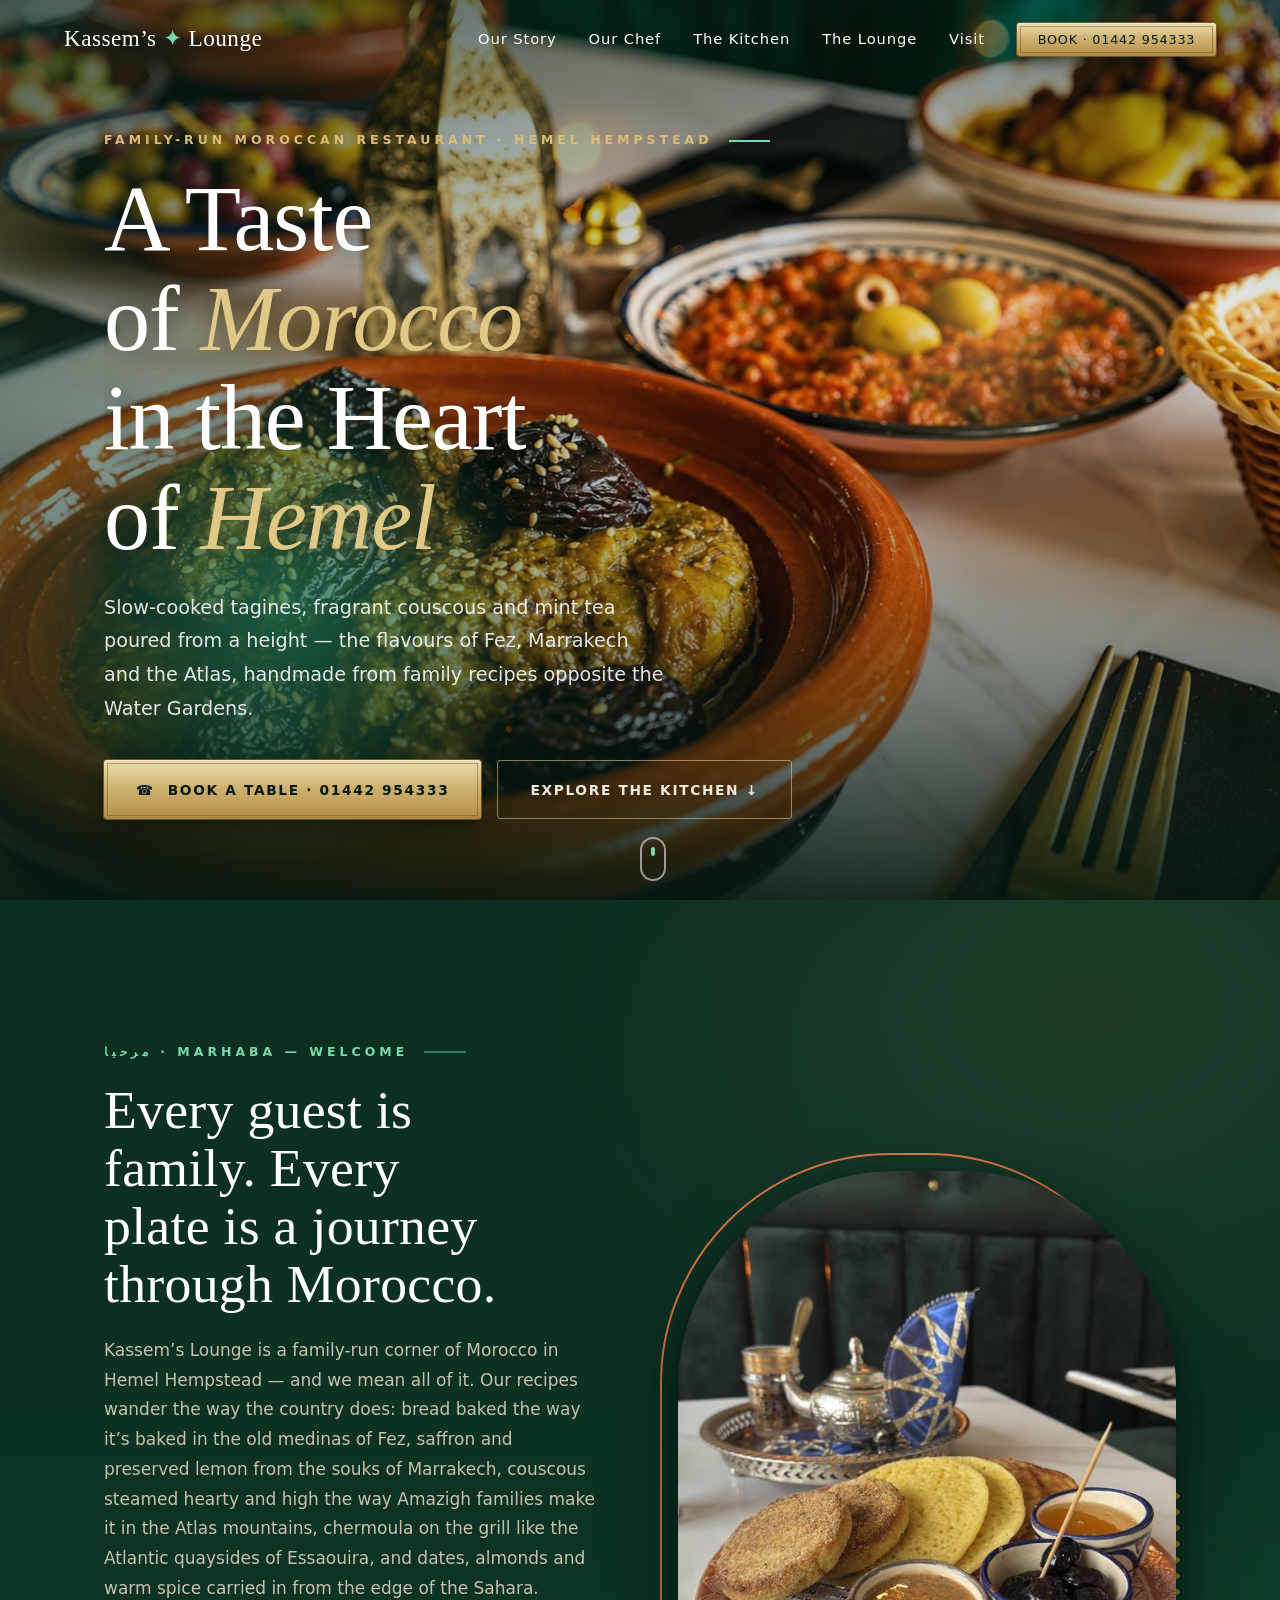
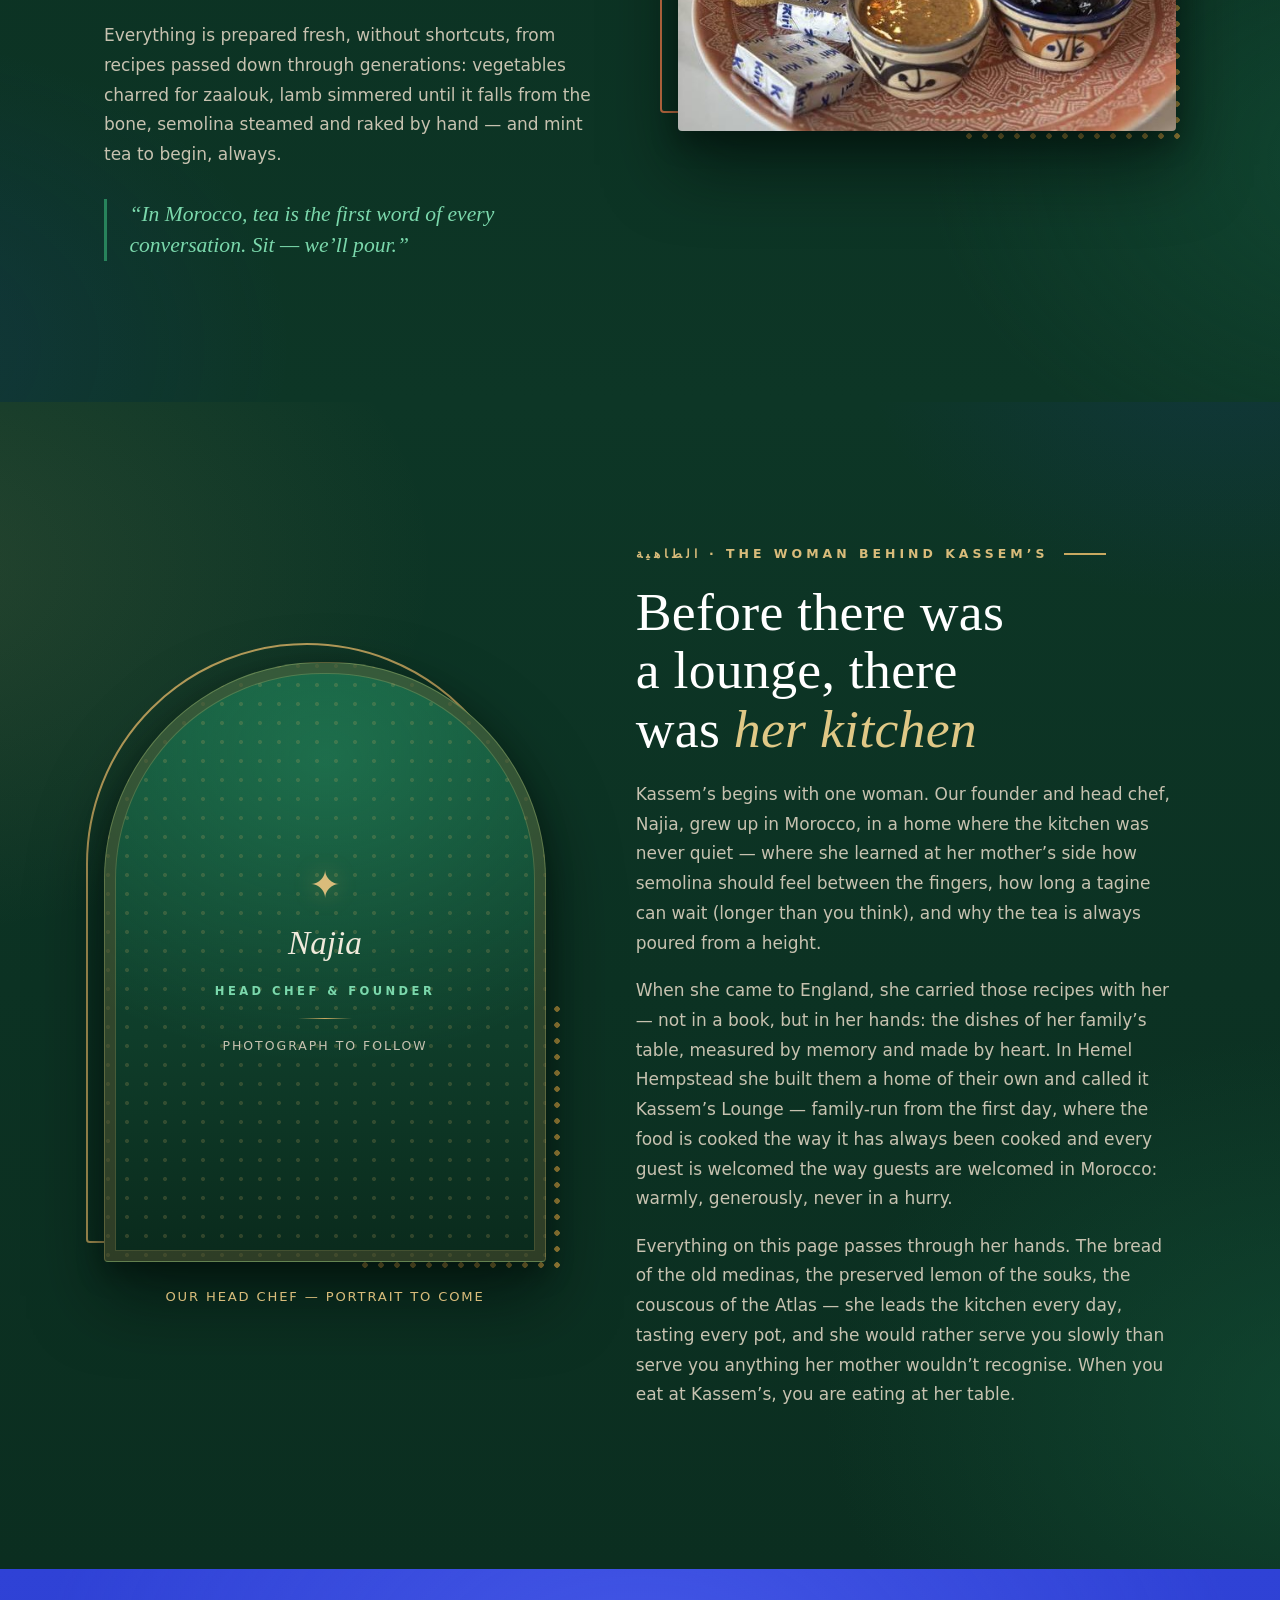
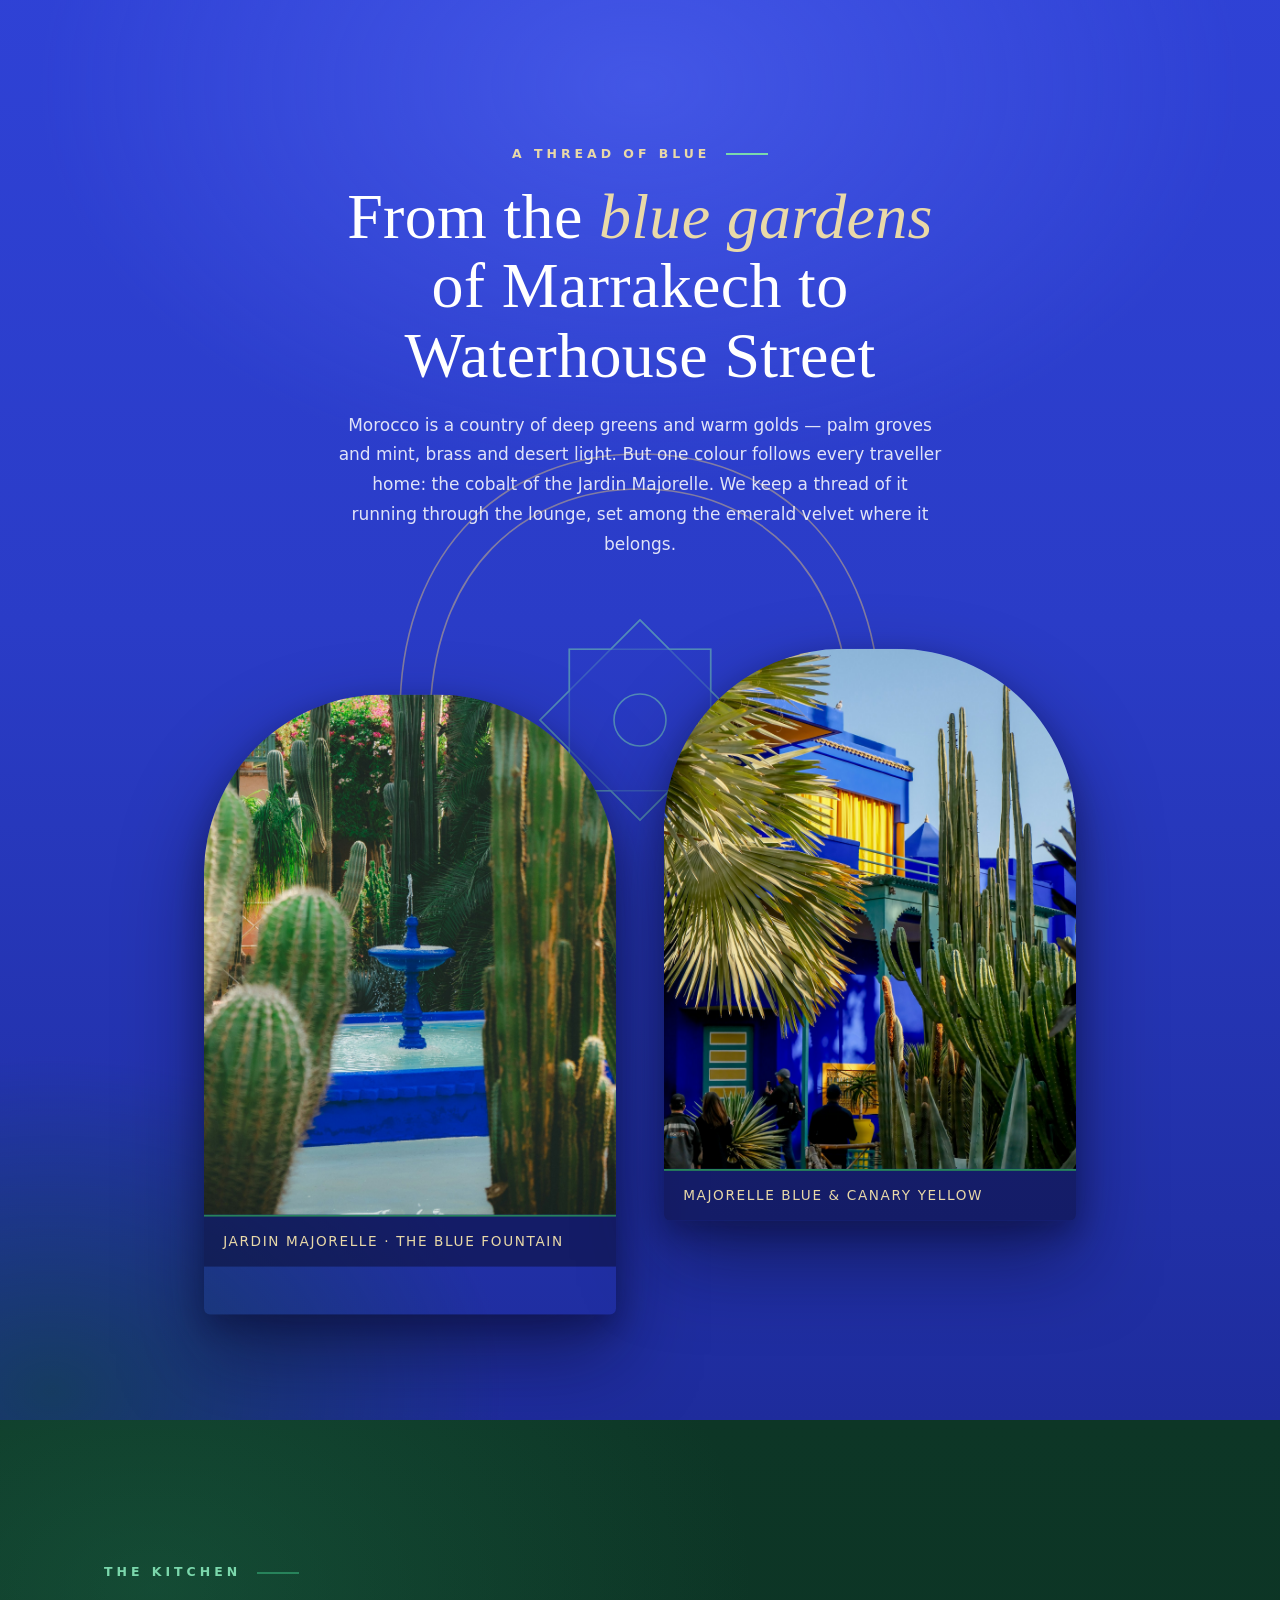
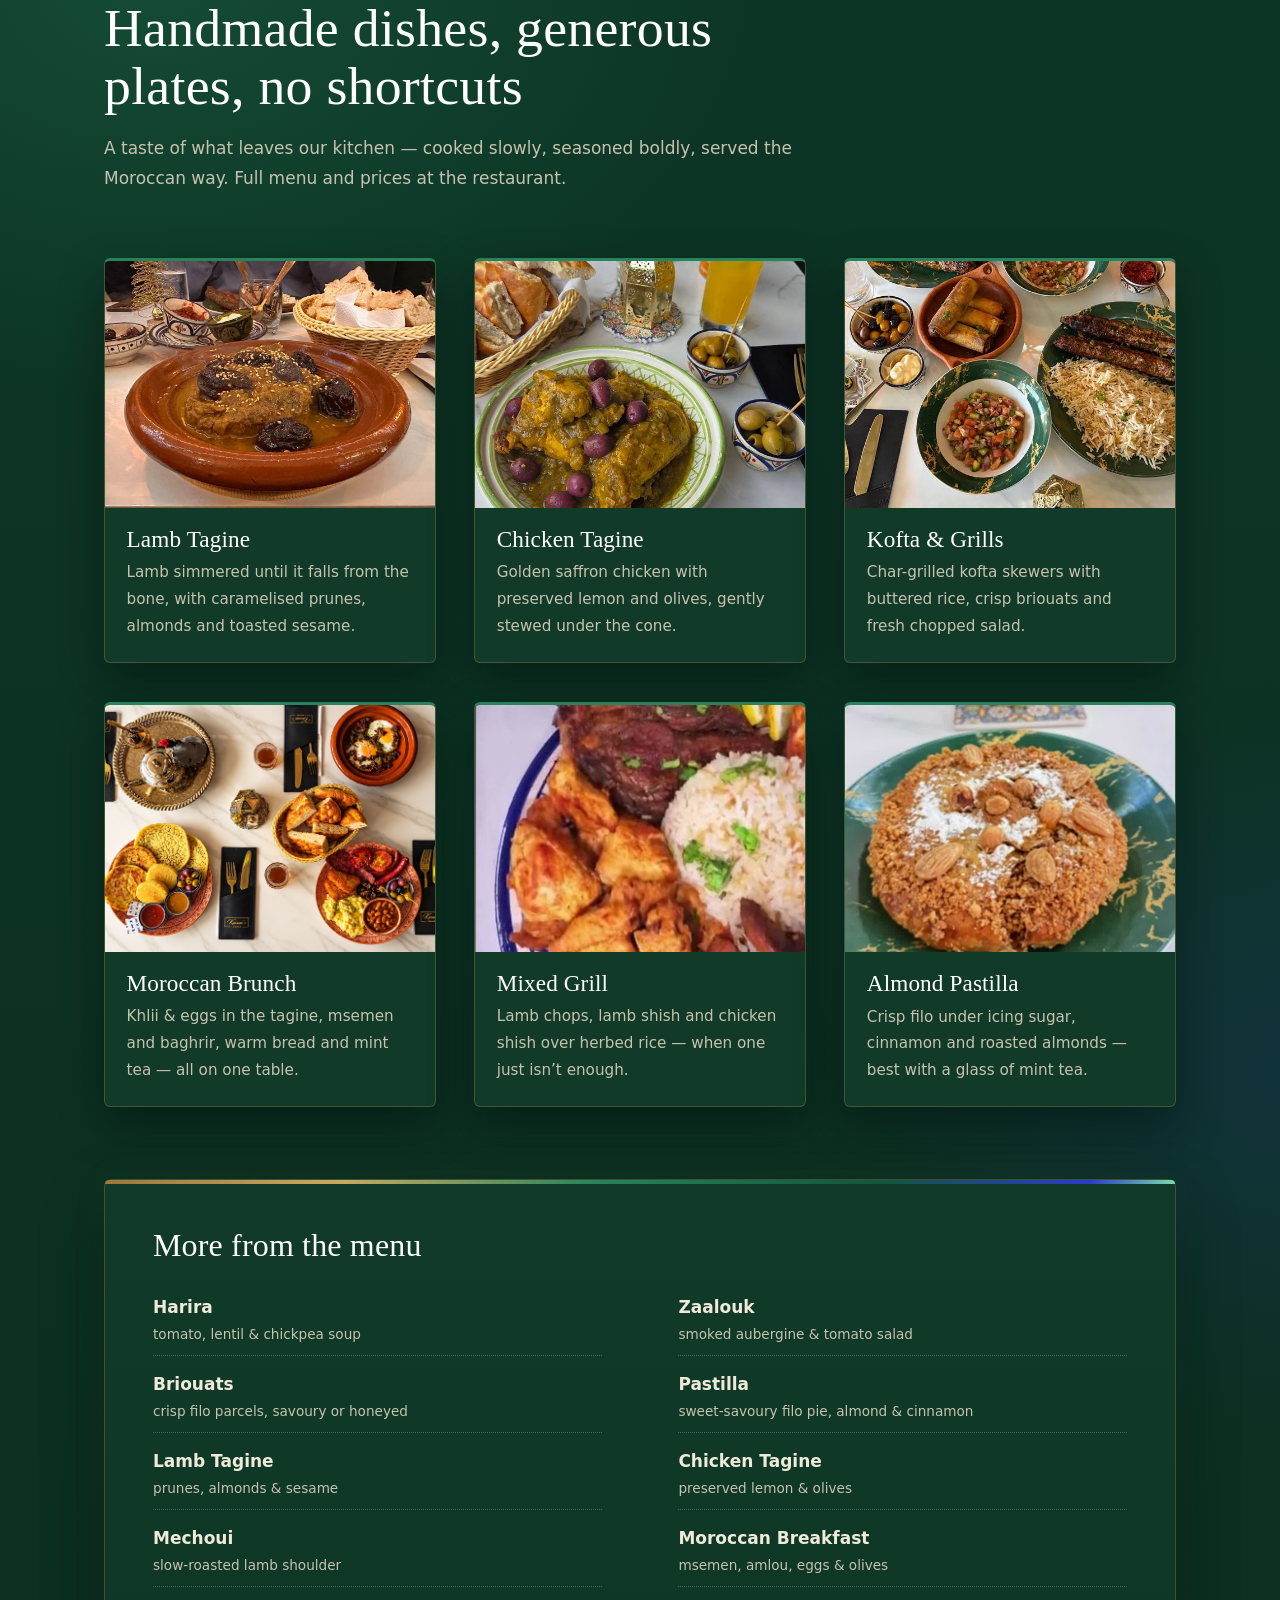
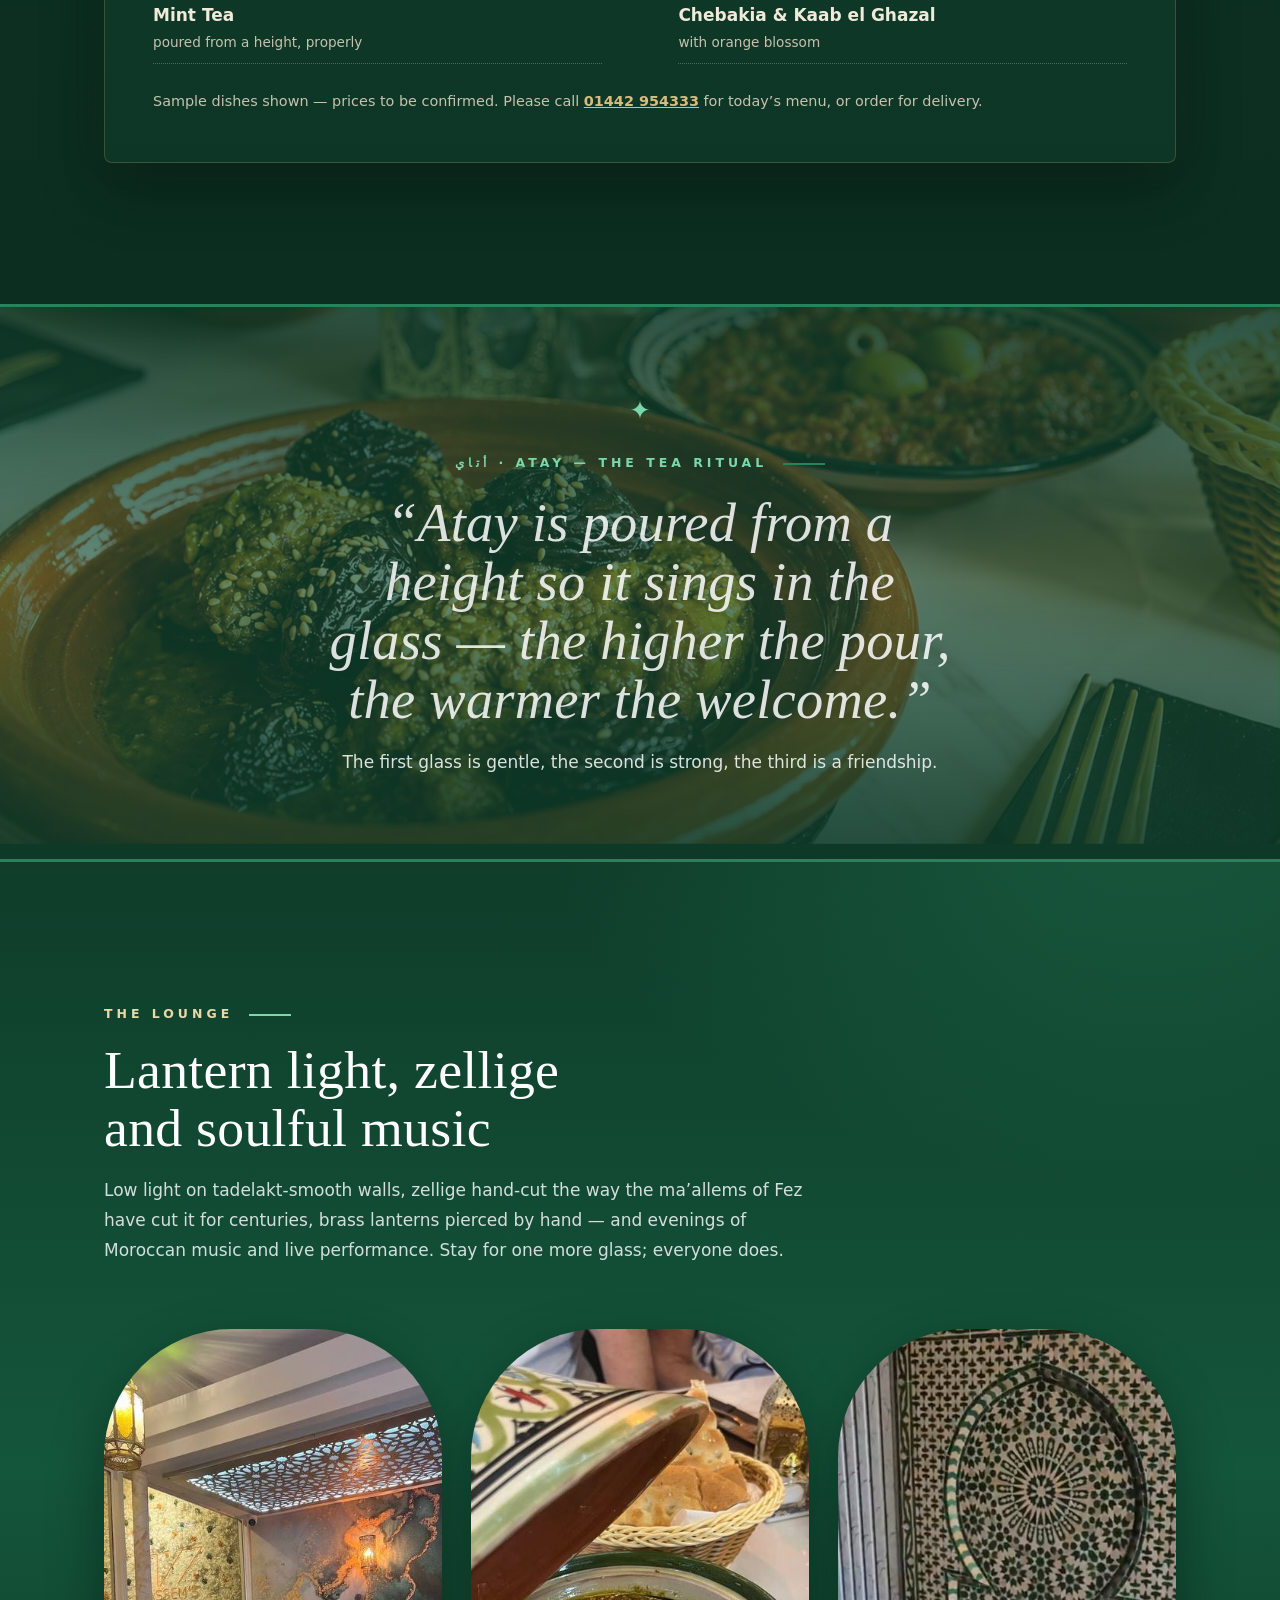
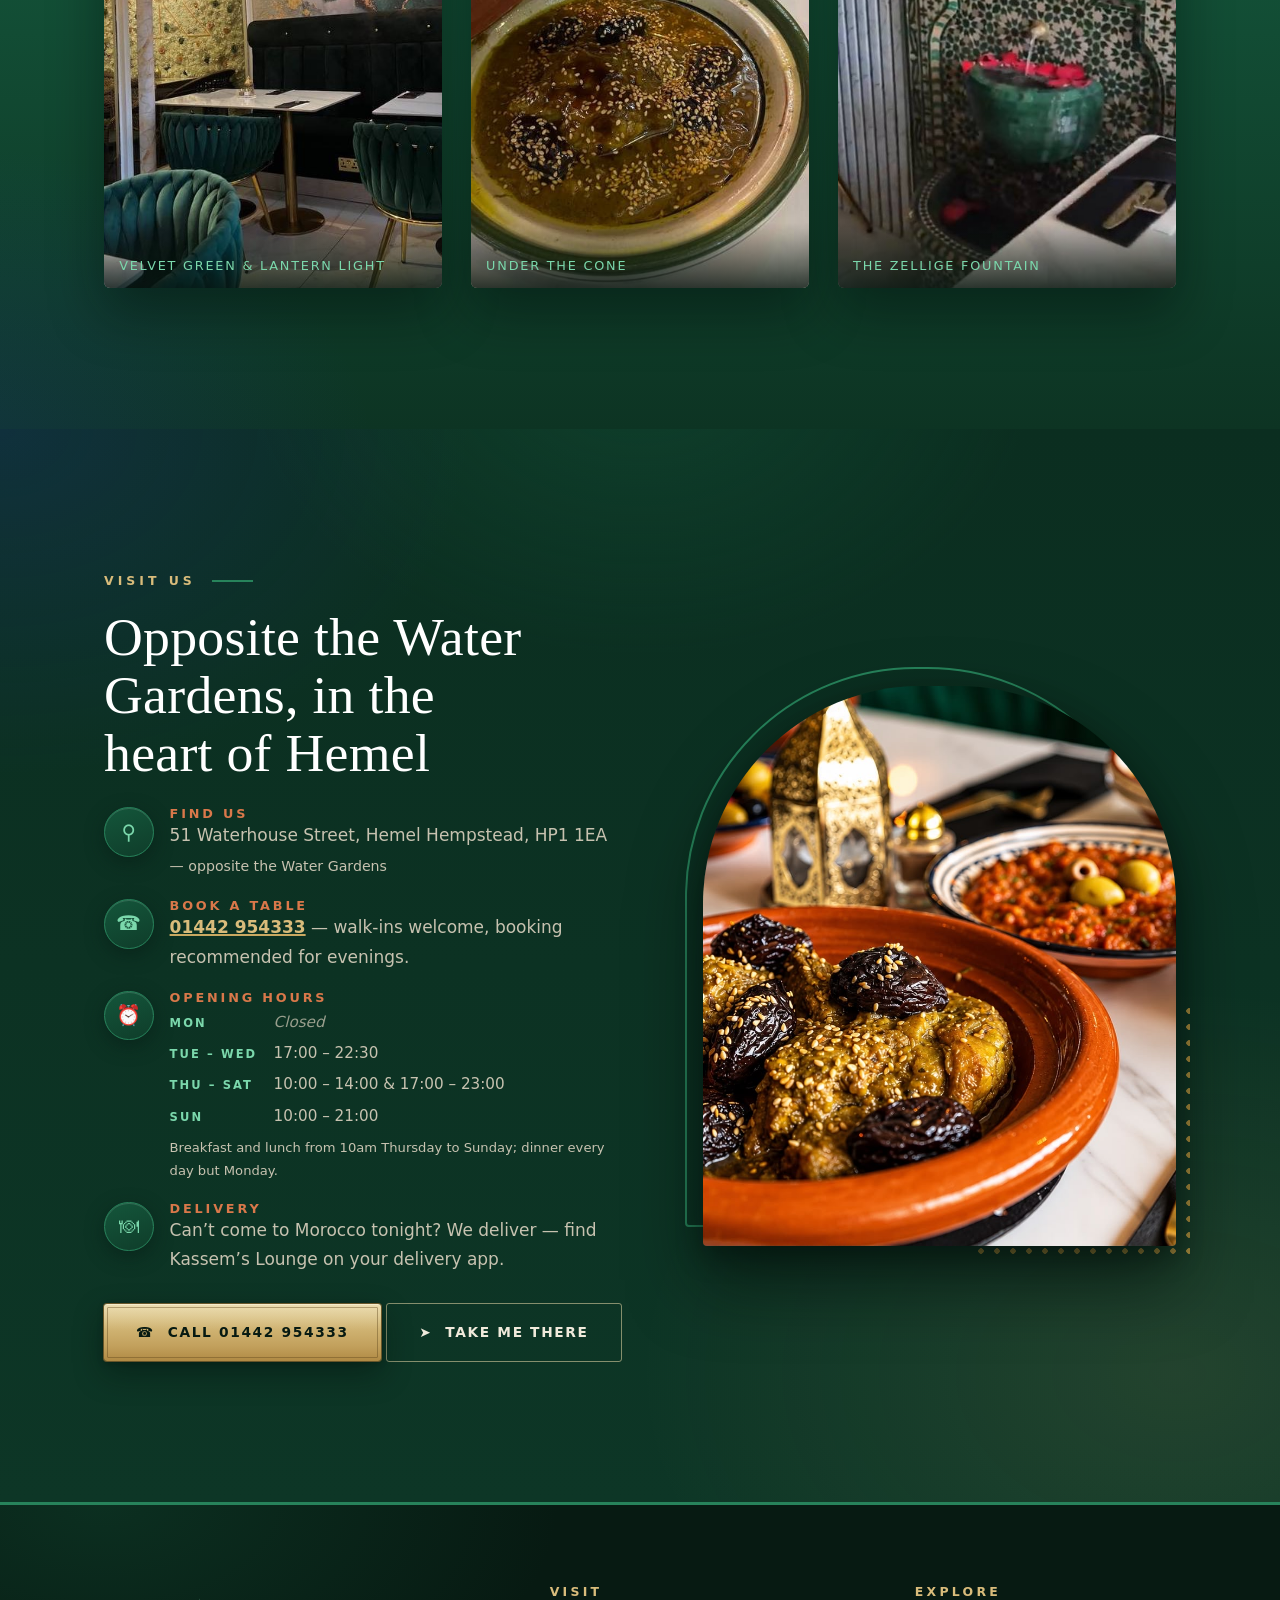
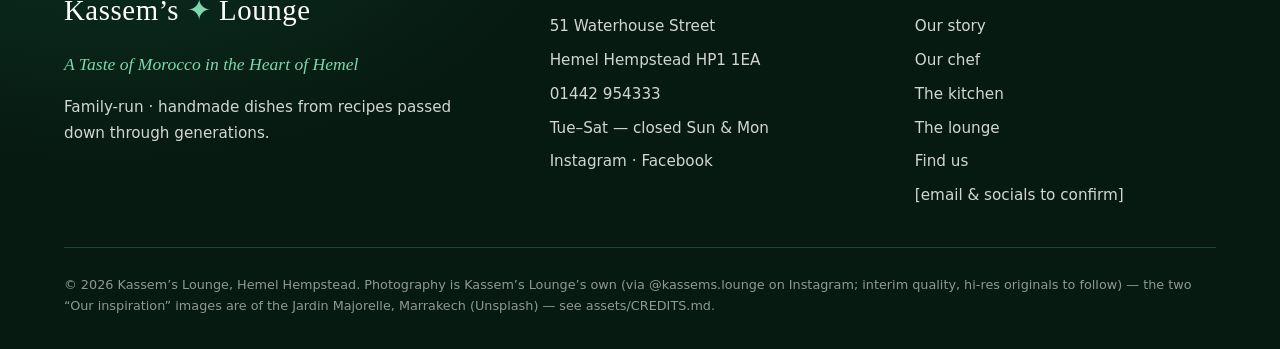
<file: v1/index.html>
<!doctype html>
<html lang="en">
<head>
<meta charset="utf-8">
<meta name="robots" content="noindex,follow">
<link rel="canonical" href="https://kassems.co.uk/">
<meta name="viewport" content="width=device-width, initial-scale=1">
<title>Kassem's Lounge — A Taste of Morocco in the Heart of Hemel</title>
<meta name="description" content="Kassem's Lounge is a family-run Moroccan restaurant opposite the Water Gardens in Hemel Hempstead. Slow-cooked tagines, couscous, pastilla and mint tea poured the traditional way. Book a table: 01442 954333.">
<meta property="og:type" content="website">
<meta property="og:title" content="Kassem's Lounge — A Taste of Morocco in the Heart of Hemel">
<meta property="og:description" content="Family-run Moroccan restaurant opposite the Water Gardens, Hemel Hempstead. Slow-cooked tagines, couscous and mint tea. Book a table: 01442 954333.">
<meta property="og:image" content="../assets/hero.jpg">
<!--
  HONESTY NOTE (for the client):
  · Photography is now Kassem's Lounge's OWN — pulled from the restaurant's
    Instagram (@kassems.lounge) as interim samples (roughly phone-screenshot
    quality) — see assets/CREDITS.md. To be swapped for the client's hi-res
    originals + video when supplied.
  · The two "Our inspiration" images remain licensed Unsplash photos of the
    actual Jardin Majorelle in Marrakech (clearly captioned as inspiration).
  · Opening hours and social links are now the client's own, taken from the
    page they supplied on 7 Sept 2026. Prices are deliberately NOT shown —
    none were supplied, and the page directs people to the restaurant instead.
  · FOUNDER section: the chef's name (Najia) is as given by the client. Her
    hometown is NOT known, so the copy does not name one. The portrait is a
    marked placeholder — no photo is faked. No quote is attributed to her.
-->
<style>
/* ==========================================================================
   KASSEM'S LOUNGE — "Velvet Emerald"
   Palette — GREEN leads the house, blue is the deliberate Marrakech accent,
   gold is the metal.
     Forest ground    #0B2E20   page ground        Forest panel #113B28
     Deep forest      #0D3626   section grounds
     Velvet emerald   #0F3D2A–#14563B   the tufted emerald banquettes —
                                the PRIMARY colour of the house
     Emerald stroke   #27835B   rules, keylines, borders
     Atay mint        #7BD8AC   fresh mint — green text/linework on dark (AA)
     Majorelle blue   #2A3CC7   SECONDARY accent — one blue band + fine
                                details, a nod to the blue gardens of Marrakech
     Classic gold     #E4D29A → #D3B878 → #C2A05C → #B08A44
                                CTA metal — antique gilt: warm, matte-satin,
                                one quiet top light, no lemon gloss
     Gold text        #D9BC7B   eyebrows, prices, links (AA on forest grounds)
     Terracotta       #D9784A   warm accent, frames
     Ivory            #F0EADB   text on dark
   Type: high-contrast serif display (Didot/Bodoni/Playfair stack)
         + humanist sans body (Avenir/Segoe/system)
   ========================================================================== */
* { box-sizing: border-box; margin: 0; padding: 0; }

:root{
  --majorelle:      #2A3CC7;
  --majorelle-deep: #1A2478;
  --forest:         #0B2E20;
  --forest-2:       #0D3626;
  --panel:          #113B28;
  --ink:            #071A12;
  --saffron:        #D9A845;
  --canary:         #D9BC7B;
  --gold-hi:        #E9D9A8;
  --gold:           #C9A961;
  --gold-deep:      #9A783B;
  --gold-spark:     #F2E7C4;
  /* classic antique gold — one quiet top light over a warm, restrained metal */
  --grad-gold:
    linear-gradient(180deg, rgba(255,251,238,.28) 0%, rgba(255,251,238,0) 46%),
    linear-gradient(180deg, #E4D29A 0%, #D3B878 36%, #C2A05C 74%, #B08A44 100%);
  --emerald:        #14563B;
  --emerald-deep:   #0F3D2A;
  --green:          #27835B;
  --mint:           #7BD8AC;
  --terracotta:     #D9784A;
  --ivory:          #F0EADB;
  --ivory-dim:      #C7C2B0;
  --white:          #FFFFFF;
  --serif: "Didot", "Bodoni 72", "Playfair Display", "Georgia", "Times New Roman", serif;
  --sans:  "Avenir Next", "Avenir", "Seravek", "Segoe UI", system-ui, sans-serif;
  --pad: clamp(1.25rem, 5vw, 5rem);
  --ease: cubic-bezier(.22,.61,.21,1);
  --ease-out: cubic-bezier(.16,1,.3,1);
  --ease-wipe: cubic-bezier(.77,0,.18,1);
}

html { scroll-behavior: smooth; }
body{
  font-family: var(--sans);
  font-size: 1.0625rem;
  line-height: 1.75;
  color: var(--ivory);
  background: var(--forest);
  -webkit-font-smoothing: antialiased;
  overflow-x: clip;
}
.ar{ font-family: "Geeza Pro", "Al Bayan", "Noto Naskh Arabic", serif; }
img { max-width: 100%; display: block; }
a { color: inherit; }
a:focus-visible, button:focus-visible{
  outline: 3px solid var(--mint);
  outline-offset: 3px;
  border-radius: 2px;
}
::selection{ background: var(--emerald); color: var(--mint); }

h1,h2,h3,.display { font-family: var(--serif); font-weight: 500; line-height: 1.08; letter-spacing: .005em; }
h1,h2{ text-wrap: balance; }
.eyebrow{
  font-family: var(--sans);
  font-size: .78rem;
  font-weight: 600;
  letter-spacing: .32em;
  text-transform: uppercase;
}
.eyebrow::after{
  content:"";
  display:inline-block;
  width: 2.6rem; height: 2px;
  background: var(--green);
  vertical-align: middle;
  margin-left: 1rem;
}

.wrap { max-width: 1200px; margin-inline: auto; padding-inline: var(--pad); }

/* ------------------------------------------------------------------ NAV */
.nav{
  position: fixed; inset: 0 0 auto 0; z-index: 50;
  display: flex; align-items: center; justify-content: space-between; gap: 1rem;
  padding: 1.15rem var(--pad);
  color: var(--white);
  transition: background .45s var(--ease), padding .45s var(--ease), box-shadow .45s var(--ease);
}
.nav.scrolled{
  padding-block: .6rem;
  background: rgba(9, 38, 26, .74);
  -webkit-backdrop-filter: blur(14px) saturate(1.3);
  backdrop-filter: blur(14px) saturate(1.3);
  box-shadow: 0 1px 0 rgba(201,169,97,.42), 0 12px 32px rgba(3,15,10,.45);
}
.brand{
  font-family: var(--serif);
  font-size: 1.45rem; letter-spacing: .02em;
  text-decoration: none; white-space: nowrap;
}
.brand .star { color: var(--mint); }
.nav-links{ display: flex; gap: clamp(.9rem, 2.5vw, 2rem); align-items: center; list-style: none; }
.nav-links a{
  text-decoration: none; font-size: .92rem; font-weight: 500; letter-spacing: .06em;
  padding: .3rem 0; border-bottom: 2px solid transparent;
  transition: border-color .3s var(--ease);
}
.nav-links a:hover { border-bottom-color: var(--mint); }
.nav-book{
  position: relative; overflow: hidden;
  background: var(--grad-gold); color: var(--ink) !important;
  padding: .58rem 1.3rem !important; border-radius: 3px;
  border-bottom: none !important; white-space: nowrap;
  font-weight: 600; font-size: .8rem !important;
  letter-spacing: .12em; text-transform: uppercase;
  box-shadow: 0 0 0 1px rgba(122,94,44,.85),              /* fine antique edge */
              0 6px 18px rgba(3,15,10,.4),
              inset 0 1px 0 rgba(255,250,232,.5);          /* one quiet top light */
  transition: transform .35s var(--ease-out), filter .35s var(--ease-out), box-shadow .35s var(--ease-out);
}
.nav-book:hover { transform: translateY(-1px); filter: brightness(1.05);
  box-shadow: 0 0 0 1px rgba(122,94,44,.95), 0 9px 24px rgba(3,15,10,.5),
              inset 0 1px 0 rgba(255,250,232,.55); }
/* engraved inner keyline — the gilt-frame detail */
.nav-book::before, .btn-solid::before{
  content:""; position: absolute; inset: 3px; pointer-events: none;
  border: 1px solid rgba(94,70,28,.42); border-radius: 1px;
}
@media (max-width: 760px){ .nav-links li.hide-m { display: none; } }
@media (max-width: 480px){
  .nav{ padding-inline: 1rem; }
  .brand{ font-size: 1.1rem; }
  .nav-book{ font-size: .8rem; padding: .45rem .85rem !important; }
}

/* ------------------------------------------------------------------ HERO */
.hero{
  position: relative; min-height: 100svh;
  display: flex; align-items: flex-end;
  color: var(--white); overflow: hidden;
  background: var(--emerald-deep);
}
.hero-media{ position: absolute; inset: 0; overflow: hidden; }
.hero-media img{
  width: 100%; height: 100%; object-fit: cover;
  transform-origin: 60% 40%;
  animation: kenburns 26s var(--ease) both;
  will-change: transform;
}
@keyframes kenburns{
  from { transform: scale(1.14) translate3d(1.5%, 2%, 0); }
  to   { transform: scale(1.02) translate3d(0, 0, 0); }
}
.hero-scrim{
  position: absolute; inset: 0;
  background:
    linear-gradient(180deg, rgba(7,26,18,.58) 0%, rgba(7,26,18,.10) 34%, rgba(8,30,21,.26) 62%, rgba(6,24,16,.92) 100%),
    linear-gradient(75deg, rgba(15,61,42,.52) 0%, rgba(15,61,42,0) 55%);
}
.hero-glow{
  position: absolute; right: 8%; top: 16%;
  width: clamp(220px, 30vw, 480px); aspect-ratio: 1;
  background: radial-gradient(circle, rgba(219,180,96,.4) 0%, rgba(211,172,84,.12) 42%, transparent 70%);
  filter: blur(6px);
  animation: lantern 6.5s ease-in-out infinite;
  pointer-events: none;
}
@keyframes lantern{
  0%,100% { opacity: .55; transform: scale(1); }
  50%      { opacity: 1;   transform: scale(1.12); }
}
/* emerald counter-glow — the mint-tea answer to the saffron lantern */
.hero-glow--tea{
  right: auto; top: auto; left: 2%; bottom: 4%;
  width: clamp(300px, 40vw, 640px);
  background: radial-gradient(circle, rgba(47,158,109,.52) 0%, rgba(39,131,91,.20) 48%, transparent 72%);
  animation-duration: 8.5s; animation-delay: 1.4s;
}
.hero-inner{
  position: relative; width: 100%;
  padding: 0 var(--pad) clamp(3.5rem, 9vh, 6.5rem);
  max-width: 1200px; margin-inline: auto;
}
.hero .eyebrow{
  color: var(--canary); margin-bottom: 1.2rem;
  opacity: 0; animation: fadeup .95s var(--ease-out) .25s forwards;
}
.hero .eyebrow::after{ background: var(--mint); }
.hero h1{
  font-size: clamp(2.7rem, 7.2vw, 6.2rem);
  max-width: 15ch; letter-spacing: -.012em;
  text-shadow: 0 2px 30px rgba(3,15,10,.5);
}
.hero h1 .w{ display: inline-block; overflow: hidden; vertical-align: bottom; }
.hero h1 .w > span{
  display: inline-block;
  transform: translateY(110%);
  animation: rise 1.3s var(--ease-out) forwards;
  animation-delay: calc(.5s + var(--i) * .09s);
}
@keyframes rise{ to { transform: translateY(0); } }
.hero h1 em{
  font-style: italic; color: #E0C886;
  /* antique-gilt warmth: a low halo and a grounding shade — no blaze */
  text-shadow: 0 0 20px rgba(203,166,90,.32), 0 2px 22px rgba(3,15,10,.55);
}
.hero-sub{
  margin-top: 1.4rem; max-width: 46ch;
  font-size: clamp(1rem, 1.6vw, 1.2rem);
  color: rgba(255,255,255,.88);
  opacity: 0; animation: fadeup 1.05s var(--ease-out) 1.25s forwards;
}
.hero-ctas{
  display: flex; flex-wrap: wrap; gap: 1rem; margin-top: 2.2rem;
  opacity: 0; animation: fadeup 1.05s var(--ease-out) 1.5s forwards;
}
@keyframes fadeup{ from { opacity: 0; transform: translateY(22px); } to { opacity: 1; transform: none; } }
.btn{
  display: inline-flex; align-items: center; gap: .65rem;
  font-weight: 600; font-size: .86rem; letter-spacing: .12em; text-transform: uppercase;
  text-decoration: none; border-radius: 3px;
  padding: 1.02rem 2rem;
  transition: transform .4s var(--ease-out), box-shadow .4s var(--ease-out), filter .4s var(--ease-out), border-color .4s var(--ease-out), color .4s var(--ease-out);
}
.btn-solid{
  position: relative; overflow: hidden;
  background: var(--grad-gold); color: var(--ink);
  box-shadow: 0 0 0 1px rgba(122,94,44,.85),              /* fine antique edge */
              0 12px 30px rgba(3,15,10,.42), 0 2px 6px rgba(3,15,10,.3),
              inset 0 1px 0 rgba(255,250,232,.5);          /* one quiet top light */
}
.btn-solid:hover{
  transform: translateY(-2px); filter: brightness(1.05);
  box-shadow: 0 0 0 1px rgba(122,94,44,.95),
              0 18px 40px rgba(3,15,10,.5), 0 3px 8px rgba(3,15,10,.32),
              inset 0 1px 0 rgba(255,250,232,.55);
}
/* satin sheen — a faint, slow light pass; a hint of metal, never gloss */
.btn-solid::after, .nav-book::after{
  content:""; position: absolute; top: -30%; bottom: -30%; left: 0;
  width: 44%; pointer-events: none; opacity: 0;
  background: linear-gradient(105deg,
    rgba(255,251,238,0) 0%, rgba(255,250,234,.32) 45%,
    rgba(255,252,240,.44) 50%,
    rgba(255,250,234,.32) 55%, rgba(255,251,238,0) 100%);
  transform: translateX(-160%) skewX(-18deg);
}
.btn-solid:hover::after, .btn-solid:focus-visible::after,
.nav-book:hover::after, .nav-book:focus-visible::after{
  animation: lustre 1.4s var(--ease-out);
}
@keyframes lustre{
  0%   { transform: translateX(-160%) skewX(-18deg); opacity: 0; }
  18%  { opacity: .5; }
  100% { transform: translateX(380%) skewX(-18deg); opacity: 0; }
}
.btn-ghost{ color: var(--ivory); border: 1px solid rgba(233,217,168,.55); }
.btn-ghost:hover{ transform: translateY(-2px); border-color: var(--gold-hi); color: var(--gold-hi); }
.hero-cue{
  position: absolute; left: 50%; bottom: 1.2rem; transform: translateX(-50%);
  width: 26px; height: 44px; border: 2px solid rgba(255,255,255,.55); border-radius: 14px;
  opacity: 0; animation: fadeup 1s var(--ease-out) 2.2s forwards;
}
.hero-cue::before{
  content:""; position: absolute; left: 50%; top: 8px;
  width: 4px; height: 9px; margin-left: -2px; border-radius: 2px;
  background: var(--mint);
  animation: cue 2.2s ease-in-out infinite;
}
@keyframes cue{ 0%,100%{ transform: translateY(0); opacity:1; } 55%{ transform: translateY(14px); opacity:.15; } }

/* --------------------------------------------------------------- REVEALS */
.js .reveal{
  opacity: 0; transform: translateY(30px) scale(.988);
  transition: opacity 1.1s var(--ease-out), transform 1.1s var(--ease-out);
  transition-delay: var(--d, 0s);
}
.js .reveal.inview{ opacity: 1; transform: none; }

/* ----------------------------------------------------------------- STORY */
.story{
  position: relative;
  background:
    radial-gradient(900px 620px at 85% 10%, rgba(211,180,116,.10), transparent 62%),
    radial-gradient(760px 560px at 108% 78%, rgba(20,86,59,.5), transparent 60%),
    radial-gradient(700px 520px at -10% 95%, rgba(42,60,199,.14), transparent 60%),
    linear-gradient(180deg, var(--forest), var(--forest-2));
  padding-block: clamp(5rem, 11vw, 9.75rem); overflow: hidden;
}
.story-grid{
  display: grid; grid-template-columns: 1fr 1fr;
  gap: clamp(2rem, 6vw, 5.5rem); align-items: center;
}
@media (max-width: 860px){ .story-grid{ grid-template-columns: 1fr; } }
.story .eyebrow{ color: var(--mint); margin-bottom: 1.1rem; }
.story h2{ font-size: clamp(2rem, 4.2vw, 3.4rem); margin-bottom: 1.4rem; color: var(--white); }
.story p{ margin-bottom: 1.1rem; color: var(--ivory-dim); }
.story blockquote{
  margin-top: 1.8rem; padding-left: 1.4rem;
  border-left: 3px solid var(--green);
  font-family: var(--serif); font-size: 1.35rem; font-style: italic; line-height: 1.45;
  color: var(--mint);
}
.frame{ position: relative; }
.frame img{
  width: 100%; height: clamp(340px, 46vw, 560px); object-fit: cover;
  border-radius: clamp(150px, 17vw, 230px) clamp(150px, 17vw, 230px) 4px 4px;
  position: relative; z-index: 1;
  box-shadow: 0 34px 70px rgba(2,12,8,.6), 0 10px 26px rgba(2,12,8,.4);
}
.frame::before{
  content:""; position: absolute; inset: -1.15rem 1.15rem 1.15rem -1.15rem;
  border: 2px solid var(--terracotta);
  border-radius: clamp(160px, 18vw, 246px) clamp(160px, 18vw, 246px) 4px 4px;
}
.frame::after{
  content:""; position: absolute; right: -.9rem; bottom: -.9rem;
  width: 45%; height: 45%;
  background:
    radial-gradient(circle at 3px 3px, var(--saffron) 2.5px, transparent 3px) 0 0 / 16px 16px;
  z-index: 0; opacity: .8;
}

/* --------------------------------------------------------------- FOUNDER */
.founder{
  position: relative; overflow: hidden;
  background:
    radial-gradient(900px 620px at -8% 14%, rgba(211,180,116,.12), transparent 60%),
    radial-gradient(820px 600px at 104% 86%, rgba(20,86,59,.55), transparent 62%),
    radial-gradient(620px 460px at 96% -6%, rgba(42,60,199,.13), transparent 60%),
    linear-gradient(180deg, var(--forest-2), var(--forest));
  padding-block: clamp(5rem, 11vw, 9.75rem);
}
.founder-grid{
  display: grid; grid-template-columns: .9fr 1.1fr;
  gap: clamp(2.5rem, 7vw, 6rem); align-items: center;
}
@media (max-width: 860px){ .founder-grid{ grid-template-columns: 1fr; } }
.founder .eyebrow{ color: var(--canary); margin-bottom: 1.1rem; }
.founder .eyebrow::after{ background: var(--gold); }
.founder h2{ font-size: clamp(2rem, 4.2vw, 3.4rem); margin-bottom: 1.4rem; color: var(--white); }
.founder h2 em{ font-style: italic; color: #E0C886; }
.founder p{ margin-bottom: 1.1rem; color: var(--ivory-dim); }
.founder blockquote{
  margin-top: 1.8rem; padding-left: 1.4rem;
  border-left: 3px solid var(--gold);
  font-family: var(--serif); font-size: 1.35rem; font-style: italic; line-height: 1.45;
  color: var(--gold-hi);
}
.founder blockquote cite{
  display: block; margin-top: .7rem;
  font-family: var(--sans); font-style: normal; font-size: .74rem;
  font-weight: 600; letter-spacing: .24em; text-transform: uppercase;
  color: var(--mint);
}
/* the chef's arch — same arch language as the house frames, in emerald & gold,
   holding the place of honour until her portrait arrives */
.portrait{ margin: 0; }
.portrait .frame::before{ border-color: var(--gold); opacity: .9; }
.portrait-ph{
  position: relative; z-index: 1;
  height: clamp(380px, 50vw, 600px);
  border-radius: clamp(150px, 17vw, 230px) clamp(150px, 17vw, 230px) 4px 4px;
  border: 1px solid rgba(201,169,97,.42);
  background:
    radial-gradient(circle at 3px 3px, rgba(201,169,97,.20) 1.6px, transparent 2.4px) 0 0 / 19px 19px,
    radial-gradient(520px 420px at 50% 16%, rgba(47,158,109,.38), transparent 72%),
    linear-gradient(180deg, var(--emerald) 0%, var(--emerald-deep) 62%, #0A2A1C 100%);
  box-shadow: 0 34px 70px rgba(2,12,8,.6), 0 10px 26px rgba(2,12,8,.4),
              inset 0 0 0 10px rgba(7,26,18,.35), inset 0 0 0 11px rgba(201,169,97,.3);
  display: grid; place-content: center; justify-items: center;
  gap: .55rem; text-align: center; padding: 2.2rem 1.6rem;
}
.portrait-ph .ph-star{ font-size: 2.4rem; line-height: 1; color: var(--canary); text-shadow: 0 0 24px rgba(203,166,90,.45); }
.portrait-ph .ph-name{ font-family: var(--serif); font-size: clamp(1.6rem, 2.6vw, 2.2rem); font-style: italic; color: var(--ivory); }
.portrait-ph .ph-role{ font-size: .72rem; font-weight: 700; letter-spacing: .3em; text-transform: uppercase; color: var(--mint); }
.portrait-ph .ph-rule{ width: 3.4rem; height: 1px; margin-block: .5rem; background: linear-gradient(90deg, transparent, var(--gold), transparent); }
.portrait-ph .ph-note{ font-size: .78rem; letter-spacing: .16em; text-transform: uppercase; color: var(--ivory-dim); }
.portrait-cap{
  position: relative; z-index: 1;
  margin-top: 1.5rem; text-align: center;
  font-size: .82rem; letter-spacing: .14em; text-transform: uppercase; color: var(--canary);
}

/* --------------------------------------------- MAJORELLE BAND (signature) */
.majorelle{
  position: relative; overflow: hidden;
  background:
    radial-gradient(940px 620px at 50% 8%, rgba(96,116,255,.42), transparent 64%),
    radial-gradient(760px 560px at 4% 98%, rgba(15,72,48,.55), transparent 60%),
    linear-gradient(180deg, #2F42D6 0%, var(--majorelle) 45%, #1E2C9C 100%);
  color: var(--white);
  padding-block: clamp(5.5rem, 12vw, 10.5rem);
}
.maj-arch{
  position: absolute; left: 50%; top: 50%;
  width: min(92vw, 900px); height: auto;
  transform: translate(-50%, -50%);
  opacity: .5; pointer-events: none;
}
.maj-arch path, .maj-arch circle{
  fill: none; stroke: var(--canary); stroke-width: 1.6;
  stroke-dasharray: 1; stroke-dashoffset: 1;
  transition: stroke-dashoffset 2.4s var(--ease);
}
/* the khatam star, its generating squares and centre draw in signature mint */
.maj-arch path:nth-of-type(n+3), .maj-arch circle{ stroke: var(--mint); }
/* orchestrated draw: arches first, then the star, its squares, then the centre */
.maj-arch path:nth-of-type(1){ transition-delay: .2s; }
.maj-arch path:nth-of-type(2){ transition-delay: .55s; }
.maj-arch path:nth-of-type(3){ transition-delay: 1.2s; }
.maj-arch path:nth-of-type(4){ transition-delay: 1.65s; }
.maj-arch path:nth-of-type(5){ transition-delay: 1.85s; }
.maj-arch circle{ transition-delay: 2.3s; }
.maj-arch.inview path, .maj-arch.inview circle{ stroke-dashoffset: 0; }
.maj-head{ position: relative; text-align: center; max-width: 820px; margin-inline: auto; padding-inline: var(--pad); }
.maj-head .eyebrow{ color: var(--gold-hi); }
.maj-head .eyebrow::after{ background: var(--mint); }
.maj-head h2{ font-size: clamp(2.2rem, 5vw, 4.2rem); margin-top: 1.1rem; }
.maj-head h2 em{ font-style: italic; color: var(--gold-hi); }
.maj-head p{ margin-top: 1.3rem; color: rgba(255,255,255,.85); max-width: 56ch; margin-inline: auto; }
.maj-cards{
  position: relative;
  display: grid; grid-template-columns: 1fr 1fr;
  gap: clamp(1.4rem, 4vw, 3rem);
  max-width: 1000px; margin: clamp(3rem, 7vw, 5.5rem) auto 0;
  padding-inline: var(--pad);
}
@media (max-width: 700px){ .maj-cards{ grid-template-columns: 1fr; } }
.maj-card{
  border-radius: clamp(110px, 14vw, 180px) clamp(110px, 14vw, 180px) 6px 6px;
  overflow: hidden; margin: 0;
  box-shadow: 0 40px 80px rgba(8,10,40,.5), 0 12px 30px rgba(8,10,40,.35);
}
.maj-card img{ width: 100%; height: clamp(320px, 42vw, 520px); object-fit: cover; }
.maj-card figcaption{
  background: rgba(11,14,52,.55); padding: .8rem 1.2rem;
  font-size: .85rem; letter-spacing: .12em; text-transform: uppercase; color: var(--gold-hi);
  border-top: 2px solid var(--green);
}
.maj-card:nth-child(2){ margin-top: clamp(1rem, 4vw, 3rem); }

/* --------------------------------------------------------------- KITCHEN */
.kitchen{
  position: relative;
  background:
    radial-gradient(1000px 700px at 12% 8%, rgba(39,131,91,.28), transparent 60%),
    radial-gradient(800px 600px at 105% 60%, rgba(42,60,199,.16), transparent 62%),
    linear-gradient(180deg, var(--forest-2), var(--forest));
  padding-block: clamp(5rem, 11vw, 9.75rem);
}
.kitchen-head{ max-width: 720px; margin-bottom: clamp(2.5rem, 5vw, 4rem); }
.kitchen .eyebrow{ color: var(--mint); }
.kitchen .eyebrow::after{ background: var(--green); }
.kitchen h2{ font-size: clamp(2rem, 4.2vw, 3.4rem); margin: 1rem 0 1.2rem; color: var(--white); }
.kitchen-head p{ color: var(--ivory-dim); }
.dish-grid{
  display: grid; grid-template-columns: repeat(3, 1fr);
  gap: clamp(1.3rem, 3vw, 2.4rem);
}
@media (max-width: 980px){ .dish-grid{ grid-template-columns: repeat(2, 1fr); } }
@media (max-width: 620px){ .dish-grid{ grid-template-columns: 1fr; } }
.dish{
  background: var(--panel); border-radius: 6px; overflow: hidden;
  border: 1px solid rgba(201,169,97,.26); /* gold hairline frame */
  border-top: 3px solid var(--green); /* signature emerald keyline */
  box-shadow: 0 18px 44px rgba(2,12,8,.45);
  transition: transform .55s var(--ease-out), box-shadow .55s var(--ease-out), border-color .55s var(--ease-out);
}
.dish:hover{
  transform: translateY(-8px);
  box-shadow: 0 34px 70px rgba(2,12,8,.6), 0 0 0 1px rgba(39,131,91,.35);
  border-color: rgba(123,216,172,.55); border-top-color: var(--mint);
}
.dish-media{ position: relative; overflow: hidden; aspect-ratio: 4 / 3; }
.dish-media img{
  width: 100%; height: 100%; object-fit: cover;
  transition: transform 1.4s var(--ease-out);
}
/* zoom-settle as the curtain lifts */
.js .dish-media img{ transform: scale(1.12); transition-delay: var(--d, 0s); }
.js .dish.inview .dish-media img{ transform: scale(1); }
.dish:hover .dish-media img,
.js .dish.inview:hover .dish-media img{ transform: scale(1.07); transition-delay: 0s; }
/* curtain wipe on first view — emerald, a blade of Marrakech blue, then gold */
.js .dish-media::after{
  content:""; position: absolute; inset: 0;
  background: linear-gradient(105deg, var(--emerald) 55%, var(--majorelle) 55.4%, var(--majorelle) 60%, var(--gold) 60.4%);
  transform: translateX(0);
  transition: transform 1.15s var(--ease-wipe);
  transition-delay: var(--d, 0s);
}
.js .dish.inview .dish-media::after{ transform: translateX(102%); }
.dish-body{ padding: 1.2rem 1.35rem 1.45rem; }
.dish-body h3{ font-size: 1.45rem; display: flex; justify-content: space-between; align-items: baseline; gap: 1rem; color: var(--white); }
.dish-body .price{ font-family: var(--sans); font-size: .95rem; font-weight: 700; color: var(--canary); white-space: nowrap; }
.dish-body p{ font-size: .95rem; color: var(--ivory-dim); margin-top: .45rem; }
.menu-note{ margin-top: 1.6rem; font-size: .9rem; color: var(--ivory-dim); }

/* menu highlights */
.menu-list{
  position: relative;
  margin-top: clamp(3rem, 6vw, 4.5rem);
  background: linear-gradient(180deg, var(--panel), var(--forest-2)); border-radius: 8px;
  padding: clamp(1.8rem, 4vw, 3rem);
  border: 1px solid rgba(201,169,97,.24); /* gold hairline frame */
  box-shadow: 0 24px 60px rgba(2,12,8,.4), 0 0 40px rgba(201,169,97,.05);
}
.menu-list::before{
  content:""; position: absolute; inset: 0 0 auto 0; height: 4px;
  border-radius: 8px 8px 0 0;
  background: linear-gradient(90deg, var(--gold-deep), var(--gold) 22%, var(--green) 46%, var(--emerald) 72%, var(--majorelle) 92%, var(--mint) 100%);
}
.menu-list h3{ font-size: clamp(1.5rem, 2.6vw, 2rem); margin-bottom: 1.4rem; color: var(--white); }
.menu-cols{ display: grid; grid-template-columns: 1fr 1fr; gap: .4rem clamp(2rem, 6vw, 5rem); }
@media (max-width: 700px){ .menu-cols{ grid-template-columns: 1fr; } }
.menu-item{
  display: flex; align-items: baseline; gap: .6rem;
  padding-block: .5rem; border-bottom: 1px dotted rgba(240,234,219,.28);
}
.menu-item .name{ font-weight: 600; color: var(--ivory); }
.menu-item .dots{ flex: 1; }
.menu-item .p{ font-weight: 700; color: var(--canary); font-size: .92rem; }
.menu-item small{ display: block; color: var(--ivory-dim); font-size: .85rem; font-weight: 400; }

/* ------------------------------------------------------------- TEA BAND */
.teaband{
  position: relative; overflow: hidden;
  min-height: clamp(420px, 62vh, 640px);
  display: grid; place-items: center;
  color: var(--white); text-align: center;
  border-top: 3px solid var(--green);
  border-bottom: 3px solid var(--green);
}
.teaband-media{ position: absolute; inset: -14% 0; }
.teaband-media img{ width: 100%; height: 100%; object-fit: cover; will-change: transform; }
.teaband::after{
  content:""; position: absolute; inset: 0;
  /* full deep-emerald treatment — the unmistakable green moment */
  background:
    linear-gradient(180deg, rgba(15,61,42,.82), rgba(20,86,59,.58) 50%, rgba(15,61,42,.86)),
    linear-gradient(180deg, rgba(4,16,11,.30), rgba(4,16,11,.16) 50%, rgba(4,16,11,.34));
}
.teaband-inner{ position: relative; z-index: 1; padding: 4rem var(--pad); max-width: 760px; }
.teaband .display{ font-size: clamp(1.9rem, 4.4vw, 3.4rem); font-style: italic; }
.teaband p{ margin-top: 1.2rem; color: rgba(255,255,255,.85); }
.teaband .star{ color: var(--mint); font-size: 1.6rem; display: block; margin-bottom: 1rem; }

/* ------------------------------------------------------------ ATMOSPHERE */
.atmos{
  /* grounded in deep velvet emerald — green reads at a glance beside the blue */
  background:
    radial-gradient(1000px 680px at 90% -8%, rgba(47,158,109,.30), transparent 62%),
    radial-gradient(760px 560px at -6% 104%, rgba(42,60,199,.18), transparent 60%),
    linear-gradient(180deg, #0F3D2A 0%, #14563B 52%, #0D3423 100%);
  color: var(--white);
  padding-block: clamp(5rem, 11vw, 9.75rem);
  overflow: hidden;
}
.atmos .eyebrow{ color: var(--gold-hi); }
.atmos .eyebrow::after{ background: var(--mint); }
.atmos h2{ font-size: clamp(2rem, 4.2vw, 3.4rem); margin: 1rem 0 1.2rem; }
.atmos-head{ max-width: 720px; margin-bottom: clamp(2.5rem, 5vw, 4rem); }
.atmos-head p{ color: rgba(255,255,255,.82); }
.atmos-grid{
  display: grid; grid-template-columns: repeat(3, 1fr);
  grid-auto-rows: clamp(200px, 22vw, 265px);
  gap: clamp(1rem, 2.4vw, 1.8rem);
}
@media (max-width: 860px){ .atmos-grid{ grid-template-columns: repeat(2, 1fr); } }
@media (max-width: 560px){ .atmos-grid{ grid-template-columns: 1fr; grid-auto-rows: 240px; } }
.atmos-grid figure{ position: relative; overflow: hidden; border-radius: 6px; margin: 0; box-shadow: 0 24px 54px rgba(2,12,8,.45); }
.atmos-grid .tall{ border-radius: clamp(80px, 10vw, 140px) clamp(80px, 10vw, 140px) 6px 6px; }
.atmos-grid img{
  width: 100%; height: 100%; object-fit: cover;
  transition: transform 1.3s var(--ease-out), filter 1.3s var(--ease-out);
}
.atmos-grid figure:hover img{ transform: scale(1.06); filter: brightness(1.1); }
.atmos-grid .tall{ grid-row: span 2; }
@media (min-width: 861px){ .atmos-grid .wide{ grid-column: span 2; } }
.atmos-grid figcaption{
  position: absolute; inset: auto 0 0 0;
  padding: 2rem .95rem .7rem;
  background: linear-gradient(180deg, transparent, rgba(7,22,16,.8));
  font-size: .8rem; letter-spacing: .14em; text-transform: uppercase; color: var(--mint);
}

/* ----------------------------------------------------------------- VISIT */
.visit{
  position: relative;
  background:
    radial-gradient(900px 640px at 92% 88%, rgba(211,180,116,.11), transparent 60%),
    radial-gradient(680px 500px at 50% -6%, rgba(20,86,59,.44), transparent 58%),
    radial-gradient(760px 560px at 0% 0%, rgba(42,60,199,.17), transparent 62%),
    linear-gradient(180deg, var(--forest), var(--forest-2));
  padding-block: clamp(5rem, 11vw, 9.75rem); overflow: hidden;
}
.visit-grid{
  display: grid; grid-template-columns: 1.05fr .95fr;
  gap: clamp(2rem, 6vw, 5rem); align-items: center;
}
@media (max-width: 860px){ .visit-grid{ grid-template-columns: 1fr; } }
.visit .eyebrow{ color: var(--canary); }
.visit h2{ font-size: clamp(2rem, 4.2vw, 3.4rem); margin: 1rem 0 1.6rem; color: var(--white); }
.visit-facts{ display: grid; gap: 1.15rem; }
.fact{ display: grid; grid-template-columns: 3.1rem 1fr; gap: 1rem; align-items: start; }
.fact .ico{
  width: 3.1rem; height: 3.1rem; border-radius: 50%;
  display: grid; place-items: center;
  background: linear-gradient(160deg, var(--emerald), var(--emerald-deep));
  color: var(--mint);
  border: 1.5px solid var(--green);
  box-shadow: 0 6px 18px rgba(8,30,22,.55), inset 0 1px 0 rgba(255,255,255,.14);
  font-size: 1.25rem;
}
.fact h3{ font-family: var(--sans); font-size: .8rem; font-weight: 700; letter-spacing: .22em; text-transform: uppercase; color: var(--terracotta); }
.fact p{ color: var(--ivory-dim); }
.fact a{ color: var(--canary); font-weight: 600; text-decoration-color: var(--gold); text-decoration-thickness: 2px; }
.visit .btn-solid{ margin-top: 1.8rem; }
.visit .frame::before{ border-color: var(--green); }

/* opening hours */
.hours{ display: grid; gap: .3rem; margin-top: .25rem; }
.hours > div{ display: grid; grid-template-columns: 5.6rem 1fr; gap: .9rem; align-items: baseline; }
.hours dt{
  font-size: .72rem; font-weight: 700; letter-spacing: .18em; text-transform: uppercase;
  color: var(--mint);
}
.hours dd{ margin: 0; color: var(--ivory-dim); font-size: .95rem; }
.hours dd .amp{ color: var(--mint); padding-inline: .25rem; }
.hours .closed{ font-style: italic; color: var(--ivory-dim); opacity: .75; }
.hours-note{ margin-top: .5rem; font-size: .82rem; color: var(--ivory-dim); }

/* ---------------------------------------------------------------- FOOTER */
footer{
  background:
    radial-gradient(760px 420px at 8% 0%, rgba(20,86,59,.35), transparent 60%),
    var(--ink);
  color: rgba(255,255,255,.82);
  padding: clamp(3rem, 7vw, 5rem) var(--pad) 2rem;
  border-top: 3px solid var(--green);
}
.foot-grid{
  max-width: 1200px; margin-inline: auto;
  display: grid; grid-template-columns: 1.4fr 1fr 1fr;
  gap: clamp(2rem, 5vw, 4rem);
  padding-bottom: 2.4rem;
  border-bottom: 1px solid rgba(123,216,172,.22);
}
@media (max-width: 760px){ .foot-grid{ grid-template-columns: 1fr; } }
footer .brand{ font-size: 1.8rem; color: var(--white); }
.foot-tag{ margin-top: .8rem; font-family: var(--serif); font-style: italic; color: var(--mint); font-size: 1.1rem; }
footer h3{ font-family: var(--sans); font-size: .78rem; font-weight: 700; letter-spacing: .26em; text-transform: uppercase; color: var(--canary); margin-bottom: .9rem; }
footer ul{ list-style: none; display: grid; gap: .45rem; font-size: .95rem; }
footer a{ text-decoration: none; }
footer a:hover{ color: var(--mint); }
.foot-note{
  max-width: 1200px; margin: 1.6rem auto 0;
  font-size: .8rem; color: rgba(255,255,255,.55); line-height: 1.7;
}

/* ------------------------------------------------------- REDUCED MOTION */
@media (prefers-reduced-motion: reduce){
  html{ scroll-behavior: auto; }
  *, *::before, *::after{
    animation-duration: .001s !important;
    animation-iteration-count: 1 !important;
    transition-duration: .001s !important;
    transition-delay: 0s !important;
  }
  .hero-media img{ animation: none; transform: none; }
  .hero h1 .w > span{ animation: none; transform: none; }
  .hero-sub, .hero-ctas, .hero-cue, .hero .eyebrow{ animation: none; opacity: 1; }
  .hero-glow, .hero-cue::before{ animation: none; }
  .js .reveal{ opacity: 1; transform: none; }
  .js .dish-media::after{ display: none; }
  .js .dish-media img{ transform: none; }
  .maj-arch path, .maj-arch circle{ stroke-dashoffset: 0; }
  .teaband-media img, [data-parallax]{ transform: none !important; }
  .dish:hover, .btn:hover, .nav-book:hover{ transform: none; }
  .btn-solid::after, .nav-book::after{ animation: none !important; opacity: 0 !important; }
  .dish:hover .dish-media img, .atmos-grid figure:hover img{ transform: none; }
}
</style>
</head>
<body>

<header class="nav" id="top">
  <a class="brand" href="#top">Kassem&rsquo;s <span class="star">&#10022;</span> Lounge</a>
  <nav aria-label="Main">
    <ul class="nav-links">
      <li class="hide-m"><a href="#story">Our Story</a></li>
      <li class="hide-m"><a href="#chef">Our Chef</a></li>
      <li class="hide-m"><a href="#kitchen">The Kitchen</a></li>
      <li class="hide-m"><a href="#atmosphere">The Lounge</a></li>
      <li class="hide-m"><a href="#visit">Visit</a></li>
      <li><a class="nav-book" href="tel:01442954333">Book &middot; 01442 954333</a></li>
    </ul>
  </nav>
</header>

<!-- ================================================================ HERO -->
<section class="hero">
  <div class="hero-media">
    <img src="../assets/hero.jpg" alt="A lantern-lit table at Kassem's Lounge — chicken tagine with preserved lemon and olives, a basket of warm bread, fresh Moroccan salad and marinated olives" fetchpriority="high">
  </div>
  <div class="hero-scrim" aria-hidden="true"></div>
  <div class="hero-glow" aria-hidden="true"></div>
  <div class="hero-glow hero-glow--tea" aria-hidden="true"></div>
  <div class="hero-inner">
    <p class="eyebrow">Family-run Moroccan restaurant &middot; Hemel Hempstead</p>
    <h1>
      <span class="w"><span style="--i:0">A&nbsp;Taste</span></span>
      <span class="w"><span style="--i:1">of&nbsp;<em>Morocco</em></span></span><br>
      <span class="w"><span style="--i:2">in&nbsp;the&nbsp;Heart</span></span>
      <span class="w"><span style="--i:3">of&nbsp;<em>Hemel</em></span></span>
    </h1>
    <p class="hero-sub">Slow-cooked tagines, fragrant couscous and mint tea poured from a height — the flavours of Fez, Marrakech and the Atlas, handmade from family recipes opposite the Water Gardens.</p>
    <div class="hero-ctas">
      <a class="btn btn-solid" href="tel:01442954333">&#9742;&nbsp; Book a table &middot; 01442 954333</a>
      <a class="btn btn-ghost" href="#kitchen">Explore the kitchen &darr;</a>
    </div>
  </div>
  <div class="hero-cue" aria-hidden="true"></div>
</section>

<!-- =============================================================== STORY -->
<section class="story" id="story">
  <div class="wrap story-grid">
    <div class="reveal">
      <p class="eyebrow"><span class="ar" lang="ar" dir="rtl">&#1605;&#1585;&#1581;&#1576;&#1575;</span> &middot; Marhaba &mdash; welcome</p>
      <h2>Every guest is family. Every plate is a journey through Morocco.</h2>
      <p>Kassem&rsquo;s Lounge is a family-run corner of Morocco in Hemel Hempstead — and we mean all of it. Our recipes wander the way the country does: bread baked the way it&rsquo;s baked in the old medinas of Fez, saffron and preserved lemon from the souks of Marrakech, couscous steamed hearty and high the way Amazigh families make it in the Atlas mountains, chermoula on the grill like the Atlantic quaysides of Essaouira, and dates, almonds and warm spice carried in from the edge of the Sahara.</p>
      <p>Everything is prepared fresh, without shortcuts, from recipes passed down through generations: vegetables charred for zaalouk, lamb simmered until it falls from the bone, semolina steamed and raked by hand — and mint tea to begin, always.</p>
      <blockquote>&ldquo;In Morocco, tea is the first word of every conversation. Sit — we&rsquo;ll pour.&rdquo;</blockquote>
    </div>
    <figure class="frame reveal" style="--d:.15s">
      <img src="../assets/msemen-tea.jpg" alt="Moroccan breakfast at Kassem's Lounge — msemen and baghrir with amlou, honey and olives, served with a silver teapot on the green velvet banquette" loading="lazy">
    </figure>
  </div>
</section>

<!-- ============================================================= FOUNDER
-->
<section class="founder" id="chef" aria-label="Our head chef and founder">
  <div class="wrap founder-grid">
    <figure class="portrait reveal">
      <div class="frame">
        <div class="portrait-ph" role="img" aria-label="Placeholder for a portrait of our head chef and founder — photograph to follow">
          <span class="ph-star" aria-hidden="true">&#10022;</span>
          <span class="ph-name">Najia</span>
          <span class="ph-role">Head chef &amp; founder</span>
          <span class="ph-rule" aria-hidden="true"></span>
          <span class="ph-note">Photograph to follow</span>
        </div>
      </div>
      <figcaption class="portrait-cap">Our head chef &mdash; portrait to come</figcaption>
    </figure>
    <div class="reveal" style="--d:.15s">
      <p class="eyebrow"><span class="ar" lang="ar" dir="rtl">&#1575;&#1604;&#1591;&#1575;&#1607;&#1610;&#1577;</span> &middot; The woman behind Kassem&rsquo;s</p>
      <h2>Before there was a lounge, there was <em>her kitchen</em></h2>
      <p>Kassem&rsquo;s begins with one woman. Our founder and head chef, Najia, grew up in Morocco, in a home where the kitchen was never quiet &mdash; where she learned at her mother&rsquo;s side how semolina should feel between the fingers, how long a tagine can wait (longer than you think), and why the tea is always poured from a height.</p>
      <p>When she came to England, she carried those recipes with her &mdash; not in a book, but in her hands: the dishes of her family&rsquo;s table, measured by memory and made by heart. In Hemel Hempstead she built them a home of their own and called it Kassem&rsquo;s Lounge &mdash; family-run from the first day, where the food is cooked the way it has always been cooked and every guest is welcomed the way guests are welcomed in Morocco: warmly, generously, never in a hurry.</p>
      <p>Everything on this page passes through her hands. The bread of the old medinas, the preserved lemon of the souks, the couscous of the Atlas &mdash; she leads the kitchen every day, tasting every pot, and she would rather serve you slowly than serve you anything her mother wouldn&rsquo;t recognise. When you eat at Kassem&rsquo;s, you are eating at her table.</p>
    </div>
  </div>
</section>

<!-- ==================================================== MAJORELLE BAND -->
<section class="majorelle" aria-label="Inspired by the Jardin Majorelle">
  <svg class="maj-arch" viewBox="0 0 900 620" aria-hidden="true">
    <!-- horseshoe arch -->
    <path pathLength="1" d="M 210 610 L 210 330 C 210 160 320 70 450 70 C 580 70 690 160 690 330 L 690 610" />
    <path pathLength="1" d="M 240 610 L 240 340 C 240 185 335 105 450 105 C 565 105 660 185 660 340 L 660 610" />
    <!-- khatam: true eight-pointed star — two squares rotated 45°, R=100, r=R/(cos22.5°+sin22.5°) -->
    <path pathLength="1" d="M 550 336 L 520.7 306.7 L 520.7 265.3 L 479.3 265.3 L 450 236 L 420.7 265.3 L 379.3 265.3 L 379.3 306.7 L 350 336 L 379.3 365.3 L 379.3 406.7 L 420.7 406.7 L 450 436 L 479.3 406.7 L 520.7 406.7 L 520.7 365.3 Z" />
    <!-- the two generating squares, faint, as in true zellige construction -->
    <path pathLength="1" d="M 550 336 L 450 236 L 350 336 L 450 436 Z" opacity=".45" />
    <path pathLength="1" d="M 520.7 265.3 L 379.3 265.3 L 379.3 406.7 L 520.7 406.7 Z" opacity=".45" />
    <circle pathLength="1" cx="450" cy="336" r="26" />
  </svg>
  <div class="maj-head">
    <p class="eyebrow">A thread of blue</p>
    <h2 class="reveal">From the <em>blue gardens</em> of Marrakech to Waterhouse Street</h2>
    <p class="reveal" style="--d:.15s">Morocco is a country of deep greens and warm golds — palm groves and mint, brass and desert light. But one colour follows every traveller home: the cobalt of the Jardin Majorelle. We keep a thread of it running through the lounge, set among the emerald velvet where it belongs.</p>
  </div>
  <div class="maj-cards">
    <figure class="maj-card reveal" data-parallax="-0.06">
      <img src="../assets/majorelle-fountain.jpg" alt="A cobalt-blue fountain surrounded by cacti in the Jardin Majorelle" loading="lazy">
      <figcaption>Jardin Majorelle &middot; the blue fountain</figcaption>
    </figure>
    <figure class="maj-card reveal" style="--d:.15s" data-parallax="0.06">
      <img src="../assets/majorelle-blue.jpg" alt="Majorelle-blue building with canary yellow windows behind palms and cacti" loading="lazy">
      <figcaption>Majorelle blue &amp; canary yellow</figcaption>
    </figure>
  </div>
</section>

<!-- ============================================================= KITCHEN -->
<section class="kitchen" id="kitchen">
  <div class="wrap">
    <div class="kitchen-head reveal">
      <p class="eyebrow">The kitchen</p>
      <h2>Handmade dishes, generous plates, no shortcuts</h2>
      <p>A taste of what leaves our kitchen — cooked slowly, seasoned boldly, served the Moroccan way. Full menu and prices at the restaurant.</p>
    </div>

    <div class="dish-grid" data-stagger>
      <article class="dish reveal">
        <div class="dish-media"><img src="../assets/lamb-tagine.jpg" alt="Lamb tagine at Kassem's Lounge — slow-cooked lamb with caramelised prunes and toasted sesame in a terracotta tagine, warm bread basket behind" loading="lazy"></div>
        <div class="dish-body">
          <h3>Lamb Tagine</h3>
          <p>Lamb simmered until it falls from the bone, with caramelised prunes, almonds and toasted sesame.</p>
        </div>
      </article>
      <article class="dish reveal">
        <div class="dish-media"><img src="../assets/chicken-tagine.jpg" alt="Chicken tagine with preserved lemon and red olives at Kassem's Lounge, with fresh bread, marinated olives and a glowing lantern" loading="lazy"></div>
        <div class="dish-body">
          <h3>Chicken Tagine</h3>
          <p>Golden saffron chicken with preserved lemon and olives, gently stewed under the cone.</p>
        </div>
      </article>
      <article class="dish reveal">
        <div class="dish-media"><img src="../assets/kofta-grill.jpg" alt="Char-grilled kofta skewers with buttered rice, crisp briouats, fresh salads and olives on Kassem's green-and-gold plates" loading="lazy"></div>
        <div class="dish-body">
          <h3>Kofta &amp; Grills</h3>
          <p>Char-grilled kofta skewers with buttered rice, crisp briouats and fresh chopped salad.</p>
        </div>
      </article>
      <article class="dish reveal">
        <div class="dish-media"><img src="../assets/brunch-spread.jpg" alt="Kassem's Moroccan brunch from above — khlii and eggs in the tagine, msemen and baghrir, fresh bread basket and mint tea" loading="lazy"></div>
        <div class="dish-body">
          <h3>Moroccan Brunch</h3>
          <p>Khlii &amp; eggs in the tagine, msemen and baghrir, warm bread and mint tea — all on one table.</p>
        </div>
      </article>
      <article class="dish reveal">
        <div class="dish-media"><img src="../assets/mixed-grill.jpg" alt="Kassem's mixed grill — lamb chops, lamb shish and chicken shish over herbed rice with fresh lemon" loading="lazy"></div>
        <div class="dish-body">
          <h3>Mixed Grill</h3>
          <p>Lamb chops, lamb shish and chicken shish over herbed rice — when one just isn&rsquo;t enough.</p>
        </div>
      </article>
      <article class="dish reveal">
        <div class="dish-media"><img src="../assets/almond-pastry.jpg" alt="Almond pastilla at Kassem's Lounge — crisp filo dusted with icing sugar, cinnamon and roasted almonds, beside a golden lantern" loading="lazy"></div>
        <div class="dish-body">
          <h3>Almond Pastilla</h3>
          <p>Crisp filo under icing sugar, cinnamon and roasted almonds — best with a glass of mint tea.</p>
        </div>
      </article>
    </div>

    <div class="menu-list reveal">
      <h3>More from the menu</h3>
      <div class="menu-cols">
        <div class="menu-item"><span class="name">Harira <small>tomato, lentil &amp; chickpea soup</small></span></div>
        <div class="menu-item"><span class="name">Zaalouk <small>smoked aubergine &amp; tomato salad</small></span></div>
        <div class="menu-item"><span class="name">Briouats <small>crisp filo parcels, savoury or honeyed</small></span></div>
        <div class="menu-item"><span class="name">Pastilla <small>sweet-savoury filo pie, almond &amp; cinnamon</small></span></div>
        <div class="menu-item"><span class="name">Lamb Tagine <small>prunes, almonds &amp; sesame</small></span></div>
        <div class="menu-item"><span class="name">Chicken Tagine <small>preserved lemon &amp; olives</small></span></div>
        <div class="menu-item"><span class="name">Mechoui <small>slow-roasted lamb shoulder</small></span></div>
        <div class="menu-item"><span class="name">Moroccan Breakfast <small>msemen, amlou, eggs &amp; olives</small></span></div>
        <div class="menu-item"><span class="name">Mint Tea <small>poured from a height, properly</small></span></div>
        <div class="menu-item"><span class="name">Chebakia &amp; Kaab el Ghazal <small>with orange blossom</small></span></div>
      </div>
      <p class="menu-note">Sample dishes shown &mdash; prices to be confirmed. Please call <a href="tel:01442954333" style="color:var(--canary);font-weight:600">01442 954333</a> for today&rsquo;s menu, or order for delivery.</p>
    </div>
  </div>
</section>

<!-- ============================================================ TEA BAND -->
<section class="teaband" id="atay" aria-label="Mint tea tradition">
  <div class="teaband-media" data-parallax="0.14">
    <img src="../assets/tagine-lanterns.jpg" alt="A lamb tagine with prunes among mezze dishes on a lantern-lit table at Kassem's Lounge" loading="lazy">
  </div>
  <div class="teaband-inner reveal">
    <span class="star" aria-hidden="true">&#10022;</span>
    <p class="eyebrow" style="color:var(--mint);margin-bottom:1rem"><span class="ar" lang="ar" dir="rtl">&#1571;&#1578;&#1575;&#1610;</span> &middot; Atay &mdash; the tea ritual</p>
    <p class="display">&ldquo;Atay is poured from a height so it sings in the glass &mdash; the higher the pour, the warmer the welcome.&rdquo;</p>
    <p>The first glass is gentle, the second is strong, the third is a friendship.</p>
  </div>
</section>

<!-- ========================================================== ATMOSPHERE -->
<section class="atmos" id="atmosphere">
  <div class="wrap">
    <div class="atmos-head reveal">
      <p class="eyebrow">The lounge</p>
      <h2>Lantern light, zellige and soulful music</h2>
      <p>Low light on tadelakt-smooth walls, zellige hand-cut the way the ma&rsquo;allems of Fez have cut it for centuries, brass lanterns pierced by hand — and evenings of Moroccan music and live performance. Stay for one more glass; everyone does.</p>
    </div>
    <div class="atmos-grid" data-stagger>
      <figure class="tall reveal"><img src="../assets/interior.jpg" alt="Inside Kassem's Lounge — emerald velvet banquettes and chairs, brass lanterns, a pierced mashrabiya light canopy and a green-and-gold mural" loading="lazy"><figcaption>Velvet green &amp; lantern light</figcaption></figure>
      <figure class="tall reveal"><img src="../assets/open-tagine.jpg" alt="A hand-painted zellige-patterned tagine lid lifted over slow-cooked lamb with prunes and sesame at the table" loading="lazy"><figcaption>Under the cone</figcaption></figure>
      <figure class="tall reveal"><img src="../assets/fountain.jpg" alt="The lounge's green zellige fountain scattered with red rose petals beside a velvet chair" loading="lazy"><figcaption>The zellige fountain</figcaption></figure>
    </div>
  </div>
</section>

<!-- =============================================================== VISIT -->
<section class="visit" id="visit">
  <div class="wrap visit-grid">
    <div class="reveal">
      <p class="eyebrow">Visit us</p>
      <h2>Opposite the Water Gardens, in the heart of Hemel</h2>
      <div class="visit-facts">
        <div class="fact">
          <span class="ico" aria-hidden="true">&#9906;</span>
          <div><h3>Find us</h3><p>51 Waterhouse Street, Hemel Hempstead, HP1&nbsp;1EA<br><small style="color:var(--ivory-dim)">&mdash; opposite the Water Gardens</small></p></div>
        </div>
        <div class="fact">
          <span class="ico" aria-hidden="true">&#9742;</span>
          <div><h3>Book a table</h3><p><a href="tel:01442954333">01442 954333</a> &mdash; walk-ins welcome, booking recommended for evenings.</p></div>
        </div>
        <div class="fact">
          <span class="ico" aria-hidden="true">&#9200;</span>
          <div><h3>Opening hours</h3>
            <dl class="hours">
              <div><dt>Mon</dt><dd class="closed">Closed</dd></div>
              <div><dt>Tue &ndash; Wed</dt><dd>17:00 &ndash; 22:30</dd></div>
              <div><dt>Thu &ndash; Sat</dt><dd>10:00 &ndash; 14:00 &amp; 17:00 &ndash; 23:00</dd></div>
              <div><dt>Sun</dt><dd>10:00 &ndash; 21:00</dd></div>
            </dl>
            <p class="hours-note">Breakfast and lunch from 10am Thursday to Sunday; dinner every day but Monday.</p>
          </div>
        </div>
        <div class="fact">
          <span class="ico" aria-hidden="true">&#127869;</span>
          <div><h3>Delivery</h3><p>Can&rsquo;t come to Morocco tonight? We deliver &mdash; find Kassem&rsquo;s Lounge on your delivery app.</p></div>
        </div>
      </div>
      <a class="btn btn-solid" href="tel:01442954333">&#9742;&nbsp; Call 01442 954333</a>
      <a class="btn btn-ghost" href="https://www.google.com/maps/dir/?api=1&amp;destination=Kassem%27s+Lounge%2C+51+Waterhouse+Street%2C+Hemel+Hempstead+HP1+1EA" target="_blank" rel="noopener">&#10148;&nbsp; Take me there</a>
    </div>
    <figure class="frame reveal" style="--d:.15s">
      <img src="../assets/tagine-lanterns.jpg" alt="A lamb tagine with prunes among mezze on a lantern-lit table — the table is set and waiting" loading="lazy">
    </figure>
  </div>
</section>

<!-- ============================================================== FOOTER -->
<footer>
  <div class="foot-grid">
    <div>
      <a class="brand" href="#top">Kassem&rsquo;s <span class="star">&#10022;</span> Lounge</a>
      <p class="foot-tag">A Taste of Morocco in the Heart of Hemel</p>
      <p style="margin-top:.9rem;font-size:.95rem">Family-run &middot; handmade dishes from recipes passed down through generations.</p>
    </div>
    <div>
      <h3>Visit</h3>
      <ul>
        <li>51 Waterhouse Street</li>
        <li>Hemel Hempstead HP1 1EA</li>
        <li><a href="tel:01442954333">01442 954333</a></li>
        <li>Tue&ndash;Sat &mdash; closed Sun &amp; Mon</li>
        <li><a href="https://www.instagram.com/kassems.lounge/" rel="noopener">Instagram</a> &middot; <a href="https://www.facebook.com/p/Kassems-Lounge-61577196157049/" rel="noopener">Facebook</a></li>
      </ul>
    </div>
    <div>
      <h3>Explore</h3>
      <ul>
        <li><a href="#story">Our story</a></li>
        <li><a href="#chef">Our chef</a></li>
        <li><a href="#kitchen">The kitchen</a></li>
        <li><a href="#atmosphere">The lounge</a></li>
        <li><a href="#visit">Find us</a></li>
        <li>[email &amp; socials to confirm]</li>
      </ul>
    </div>
  </div>
  <p class="foot-note">&copy; 2026 Kassem&rsquo;s Lounge, Hemel Hempstead. Photography is Kassem&rsquo;s Lounge&rsquo;s own (via @kassems.lounge on Instagram; interim quality, hi-res originals to follow) &mdash; the two &ldquo;Our inspiration&rdquo; images are of the Jardin Majorelle, Marrakech (Unsplash) &mdash; see assets/CREDITS.md.</p>
</footer>

<script>
(function(){
  var d = document.documentElement;
  d.classList.add('js');
  var reduced = window.matchMedia('(prefers-reduced-motion: reduce)').matches;

  /* Sticky nav condense */
  var nav = document.querySelector('.nav');
  function onNav(){ nav.classList.toggle('scrolled', window.scrollY > 60); }
  window.addEventListener('scroll', onNav, { passive: true });
  onNav();

  /* Scroll reveals with stagger */
  var reveals = document.querySelectorAll('.reveal');
  document.querySelectorAll('[data-stagger]').forEach(function(group){
    var kids = group.querySelectorAll('.reveal');
    kids.forEach(function(el, i){ el.style.setProperty('--d', (i % 6) * 0.12 + 's'); });
  });
  if ('IntersectionObserver' in window && !reduced){
    var io = new IntersectionObserver(function(entries){
      entries.forEach(function(e){
        if (e.isIntersecting){ e.target.classList.add('inview'); io.unobserve(e.target); }
      });
    }, { threshold: 0.12, rootMargin: '0px 0px -8% 0px' });
    /* Anything already on screen at load is revealed immediately rather than
       waiting to be "scrolled into" a position it is already in. Without this
       the first screenful can sit blank until the visitor happens to move. */
    reveals.forEach(function(el){
      if (el.getBoundingClientRect().top < window.innerHeight) el.classList.add('inview');
      else io.observe(el);
    });

    /* Arch draw-in */
    var arch = document.querySelector('.maj-arch');
    if (arch){
      var io2 = new IntersectionObserver(function(entries){
        entries.forEach(function(e){
          if (e.isIntersecting){ arch.classList.add('inview'); io2.disconnect(); }
        });
      }, { threshold: 0.25 });
      io2.observe(arch.parentElement);
    }
  } else {
    reveals.forEach(function(el){ el.classList.add('inview'); });
    var a = document.querySelector('.maj-arch'); if (a) a.classList.add('inview');
  }

  /* Failsafe. `.js` is added the moment this script runs, which hides every
     .reveal until the observer un-hides it — so ANY error between those two
     points leaves the whole site blank forever. It also renders blank to a
     link preview, a screenshot and a printout, none of which scroll. A
     restaurant page that shows nothing when someone taps a Google result is
     worse than one with no animation at all, so after 1.4s everything is
     shown regardless of what else has gone wrong. */
  setTimeout(function(){
    reveals.forEach(function(el){ el.classList.add('inview'); });
    var af = document.querySelector('.maj-arch'); if (af) af.classList.add('inview');
  }, 1400);

  /* Parallax (transform-only, rAF-driven, gently lerped for buttery depth) */
  if (!reduced){
    var pState = Array.prototype.slice.call(document.querySelectorAll('[data-parallax]'))
      .map(function(el){
        return { el: el, speed: parseFloat(el.getAttribute('data-parallax')) || 0, cur: 0, tgt: 0 };
      });
    var pRaf = null;
    function pMeasure(){
      var vh = window.innerHeight;
      pState.forEach(function(s){
        var r = s.el.getBoundingClientRect();
        if (r.bottom < -160 || r.top > vh + 160) return;
        /* subtract current transform so the target is transform-independent */
        s.tgt = ((r.top - s.cur) + r.height / 2 - vh / 2) * s.speed;
      });
    }
    function pTick(){
      var alive = false;
      pState.forEach(function(s){
        s.cur += (s.tgt - s.cur) * 0.14;
        if (Math.abs(s.tgt - s.cur) > 0.08){ alive = true; } else { s.cur = s.tgt; }
        s.el.style.transform = 'translate3d(0,' + s.cur.toFixed(2) + 'px,0)';
      });
      pRaf = alive ? window.requestAnimationFrame(function(){ pMeasure(); pTick(); }) : null;
    }
    function pOn(){
      pMeasure();
      if (!pRaf){ pRaf = window.requestAnimationFrame(pTick); }
    }
    window.addEventListener('scroll', pOn, { passive: true });
    window.addEventListener('resize', pOn, { passive: true });
    pOn();
  }
})();
</script>
</body>
</html>
</file>
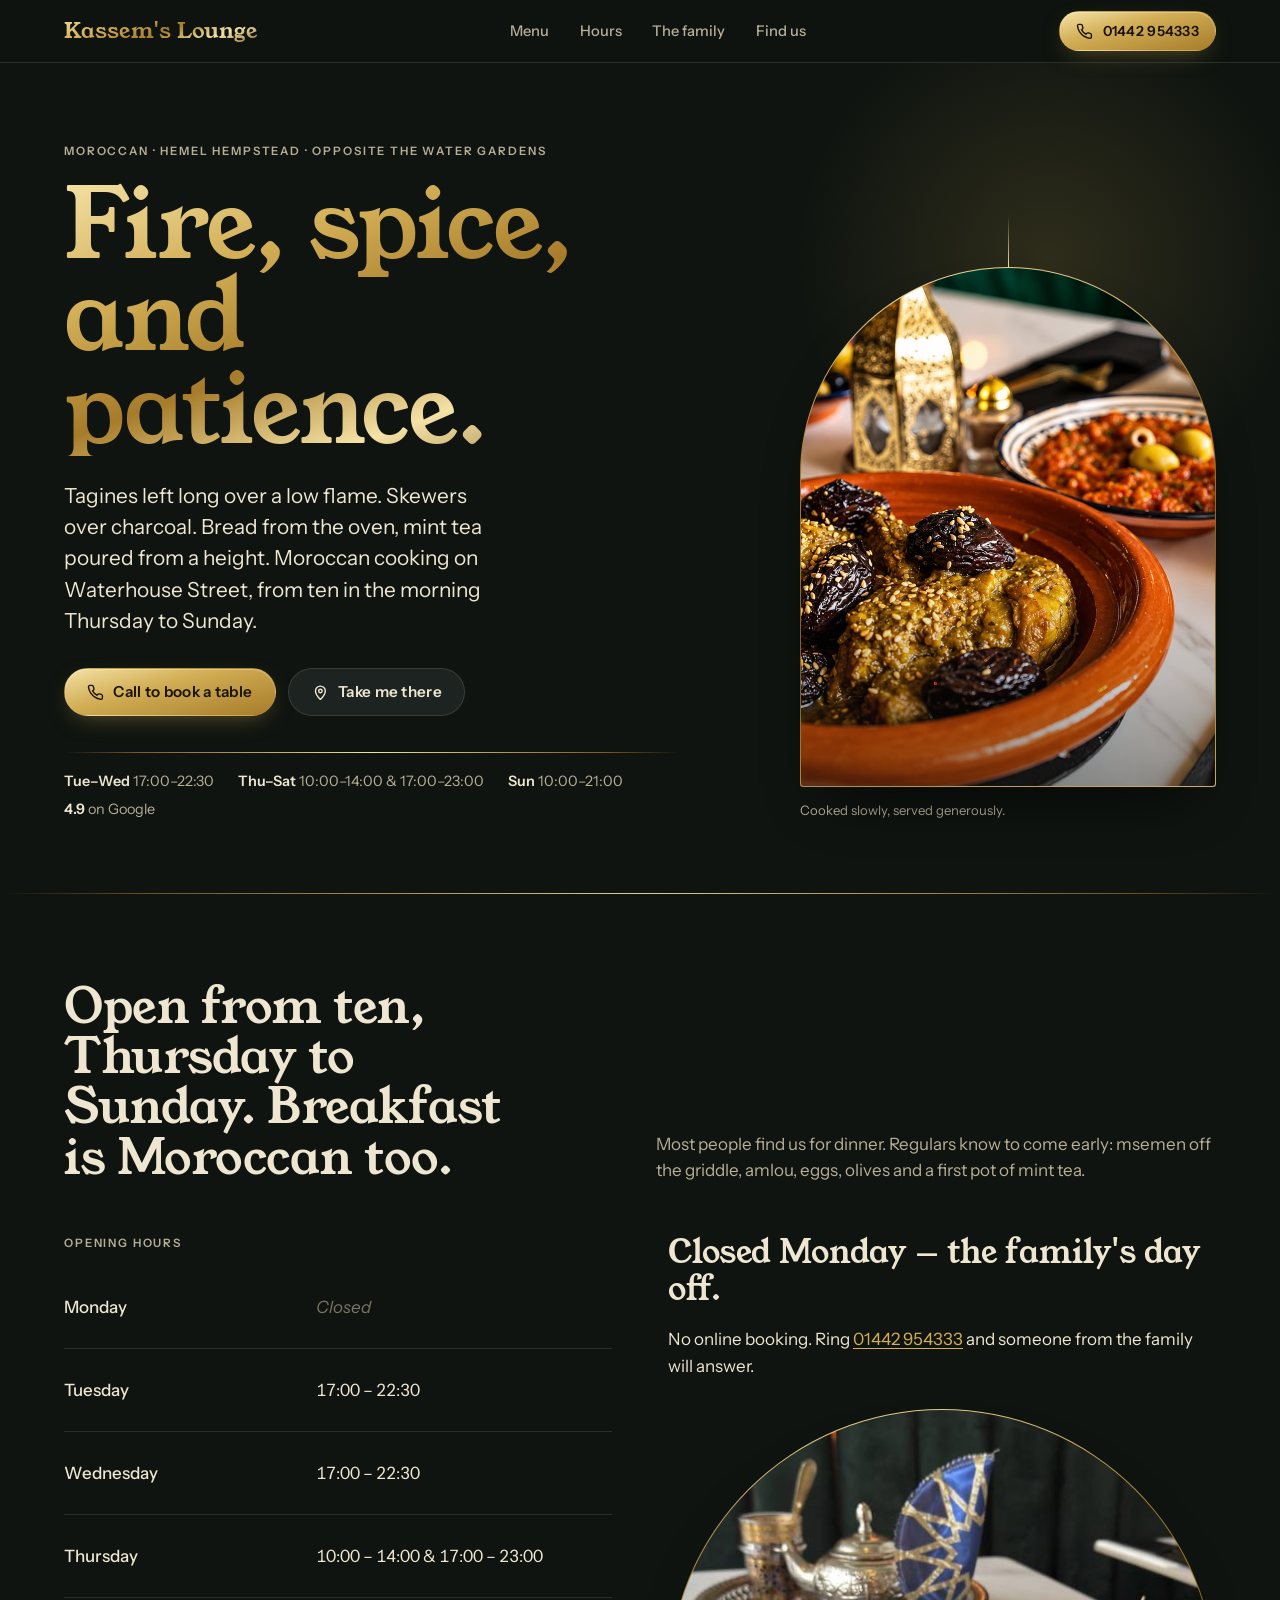
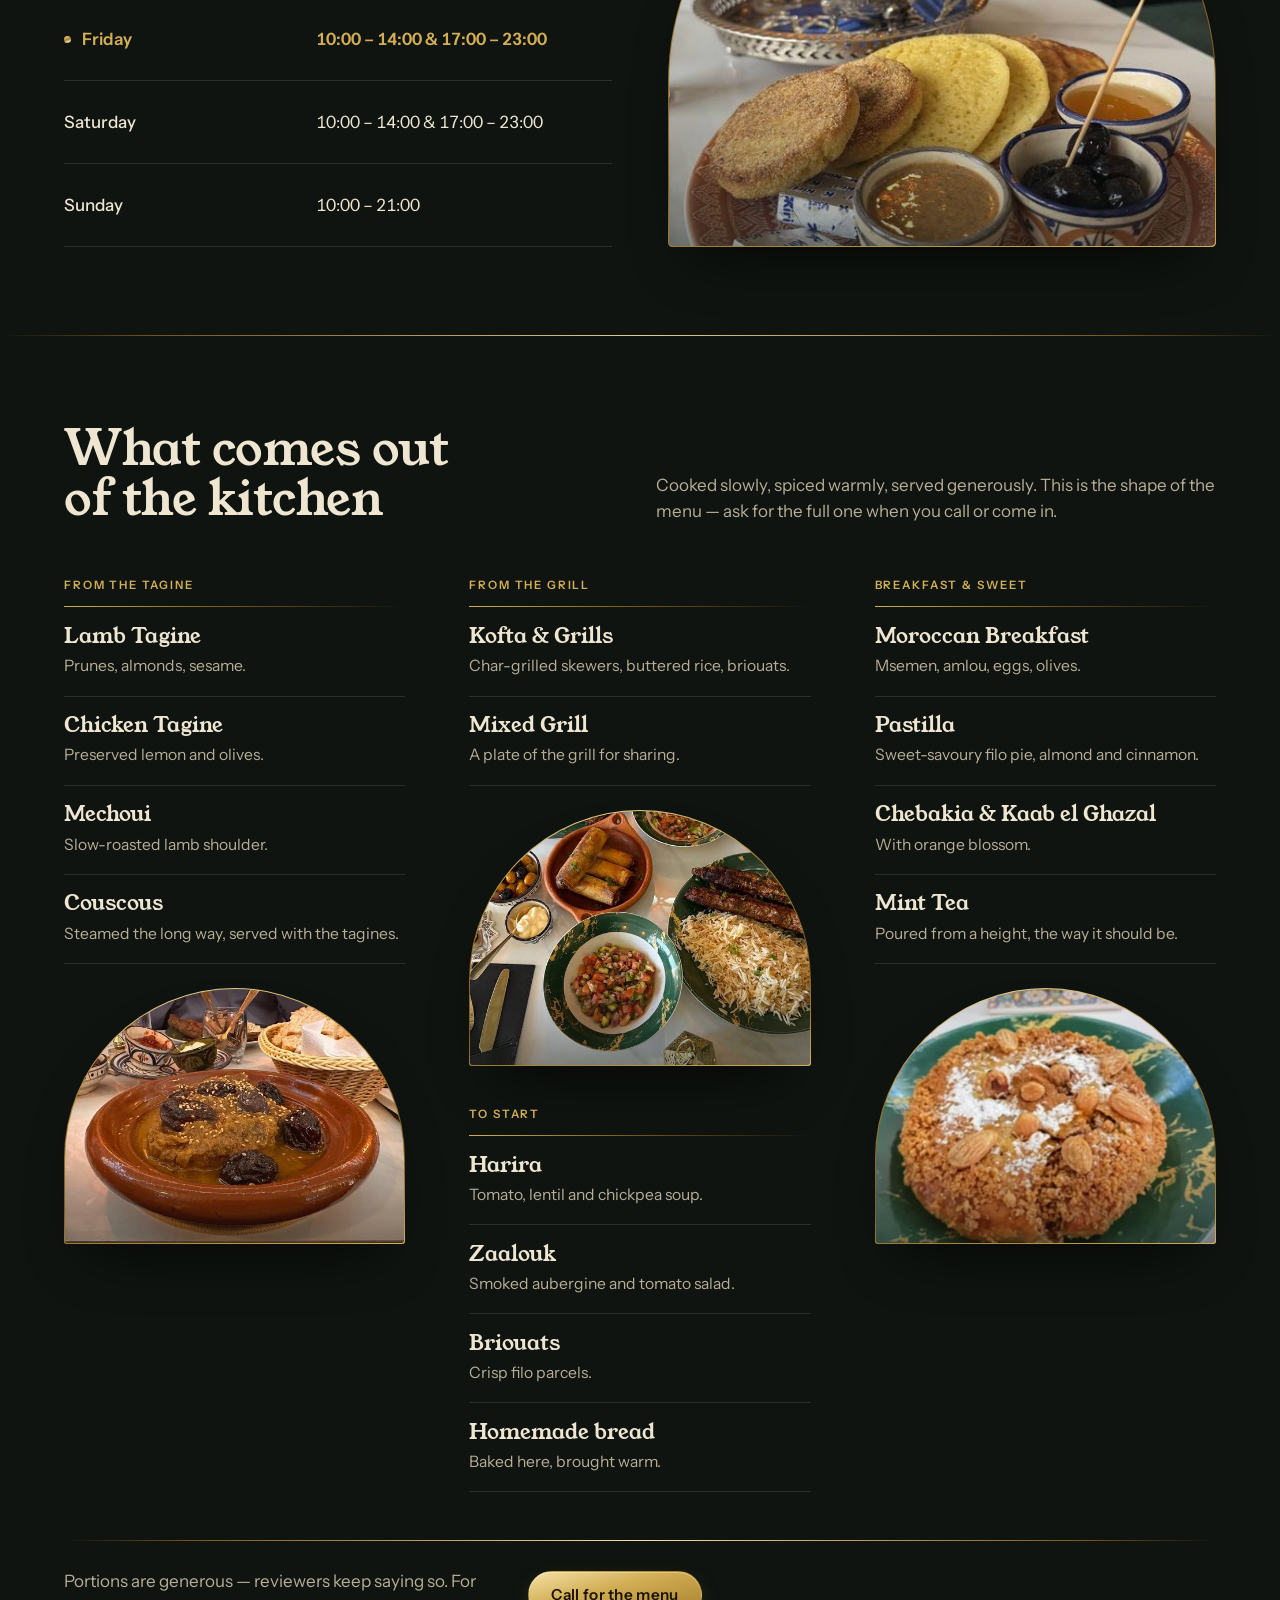
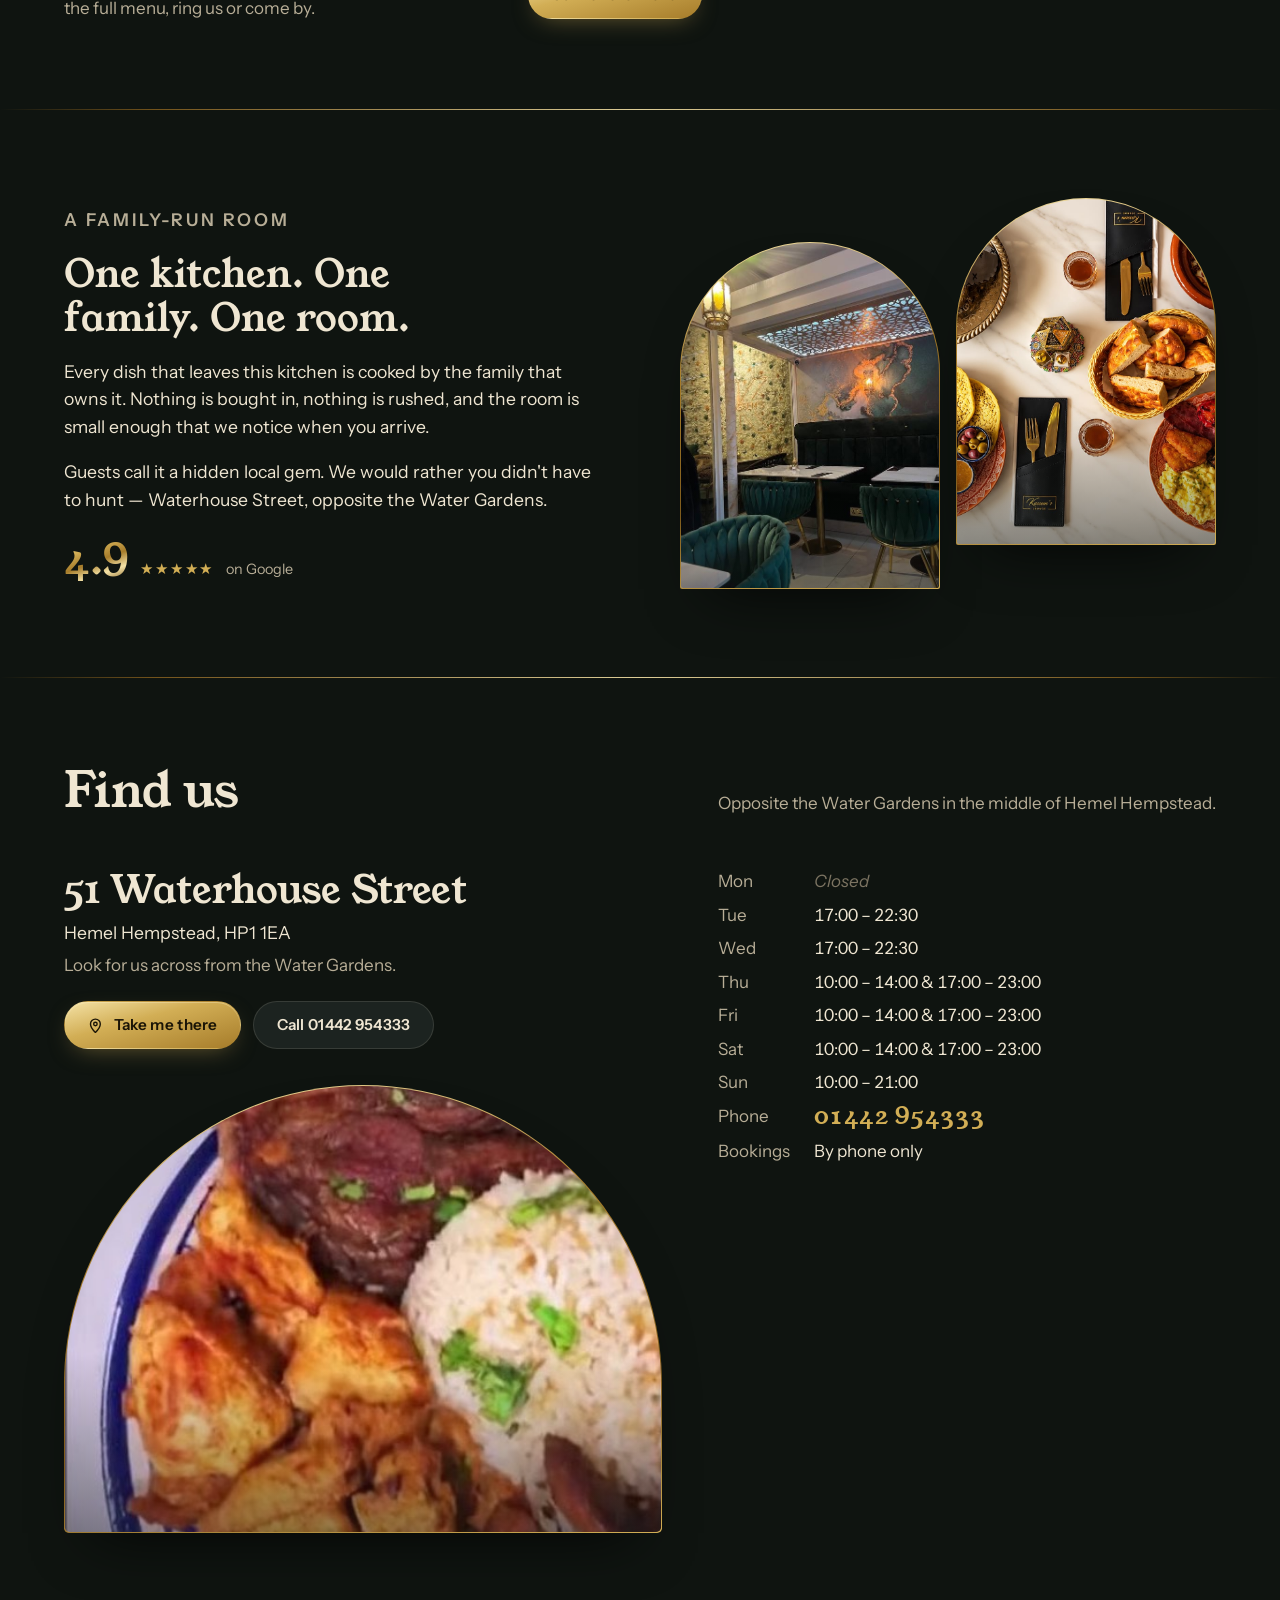
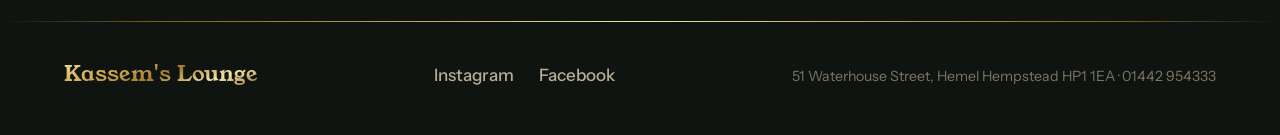
<file: v2/index.html>
<!doctype html>
<html lang="en">
<head>
<meta charset="utf-8">
<meta name="robots" content="noindex,follow">
<meta name="viewport" content="width=device-width, initial-scale=1">
<title>Kassem's Lounge</title>
<meta name="description" content="Family-run Moroccan restaurant on Waterhouse Street, Hemel Hempstead. Tagines, grills, fresh bread and mint tea. Lunch Thursday to Sunday, dinner Tuesday to Sunday.">
<meta property="og:title" content="Kassem's Lounge">
<meta property="og:description" content="Family-run Moroccan cooking in Hemel Hempstead. Lunch Thursday to Sunday, dinner Tuesday to Sunday.">
<meta property="og:image" content="assets/hero.jpg">
<link rel="canonical" href="https://kassems.co.uk/">
</head>
<body>
<meta name="description" content="Kassem's Lounge — family-run Moroccan restaurant in Hemel Hempstead, opposite the Water Gardens. Tagines, grills, Moroccan breakfast from 10am Thursday to Sunday. Call 01442 954333.">
<link rel="preconnect" href="https://fonts.googleapis.com">
<link rel="preconnect" href="https://fonts.gstatic.com" crossorigin>
<link rel="stylesheet" href="https://fonts.googleapis.com/css2?family=Young+Serif&family=Instrument+Sans:ital,wght@0,400;0,500;0,600;1,400&display=swap">
<style>
  /* One committed world: candle-lit dark green, warm ivory, and gold as metal.
     Gold is rationed to the wordmark, the headline, hairlines and arch edges. */
  :root {
    --ground: #0F1410;
    --ground-2: #151B16;
    --ground-3: #1C2320;
    --ivory: #EFE6D2;
    --ivory-soft: #B8AE97;
    --ivory-faint: #7C7462;
    --line: rgba(239, 230, 210, 0.13);
    --gold-shadow: #7E5A1C;
    --gold-deep: #A67C2A;
    --gold-mid: #D2AE55;
    --gold-high: #F4E2A6;
    --gold-flat: #C9A24A;
    --gold-metal: linear-gradient(160deg, var(--gold-high) 0%, var(--gold-mid) 28%, var(--gold-deep) 52%, var(--gold-high) 74%, var(--gold-shadow) 100%);
    --gold-rule: linear-gradient(90deg, transparent 0%, var(--gold-shadow) 12%, var(--gold-high) 50%, var(--gold-shadow) 88%, transparent 100%);
    --gold-edge: linear-gradient(170deg, var(--gold-high) 0%, var(--gold-deep) 35%, var(--gold-shadow) 70%, var(--gold-mid) 100%);
    --display: "Young Serif", "Iowan Old Style", "Palatino Linotype", Georgia, serif;
    --body: "Instrument Sans", "Helvetica Neue", Arial, sans-serif;
    color-scheme: dark;
  }

  *, *::before, *::after { box-sizing: border-box; }
  html { scroll-behavior: smooth; -webkit-text-size-adjust: 100%; }
  body {
    margin: 0;
    background: var(--ground);
    color: var(--ivory);
    font-family: var(--body);
    font-size: 1.0625rem;
    line-height: 1.55;
    padding-bottom: calc(4.75rem + env(safe-area-inset-bottom));
  }
  img { display: block; max-width: 100%; height: auto; }
  a { color: inherit; }
  :focus-visible { outline: 2px solid var(--gold-mid); outline-offset: 4px; }
  h1, h2, h3 { font-family: var(--display); font-weight: 400; margin: 0; text-wrap: balance; }
  p { margin: 0; }

  .wrap { width: min(100% - 2.5rem, 72rem); margin-inline: auto; }
  .label {
    font-size: 0.72rem; font-weight: 600; letter-spacing: 0.16em; text-transform: uppercase;
    color: var(--ivory-soft);
  }

  /* gold as text: gradient across the letterforms, flat fallback */
  .gold { color: var(--gold-flat); }
  @supports (-webkit-background-clip: text) or (background-clip: text) {
    .gold {
      background: var(--gold-metal);
      -webkit-background-clip: text; background-clip: text;
      -webkit-text-fill-color: transparent; color: transparent;
    }
  }
  /* gold as a line */
  .rule { height: 1px; border: 0; margin: 0; background: var(--gold-rule); opacity: 0.9; }

  .btn {
    display: inline-flex; align-items: center; gap: 0.6rem;
    min-height: 3rem; padding: 0.7rem 1.4rem;
    border-radius: 999px; text-decoration: none; white-space: nowrap;
    font: 600 0.95rem/1 var(--body); letter-spacing: 0.02em;
    border: 1px solid var(--line); color: var(--ivory); background: var(--ground-3);
  }
  .btn--gold {
    color: #1A1406; border-color: transparent;
    background: linear-gradient(165deg, var(--gold-high) 0%, var(--gold-mid) 40%, var(--gold-deep) 100%);
    box-shadow: 0 1px 0 rgba(255, 240, 200, 0.35) inset, 0 8px 24px -10px rgba(210, 174, 85, 0.5);
  }
  .btn svg { width: 1.05rem; height: 1.05rem; flex: none; }
  .btn:hover { transform: translateY(-1px); }
  .btn:active { transform: translateY(0); }

  /* ---------- header ---------- */
  .top {
    position: sticky; top: 0; z-index: 20;
    background: rgba(15, 20, 16, 0.92); backdrop-filter: blur(10px);
    border-bottom: 1px solid var(--line);
  }
  .top .wrap { display: flex; align-items: center; justify-content: space-between; gap: 1rem; min-height: 3.9rem; }
  .brand { font-family: var(--display); font-size: 1.35rem; text-decoration: none; letter-spacing: 0.005em; }
  .nav { display: none; gap: 1.9rem; }
  .nav a { text-decoration: none; font-weight: 500; font-size: 0.92rem; color: var(--ivory-soft); }
  .nav a:hover { color: var(--ivory); }
  .top .btn { min-height: 2.5rem; padding: 0.5rem 1rem; font-size: 0.875rem; }

  /* ---------- arch: the one shape, edged in gold ---------- */
  .arch {
    position: relative; padding: 1px; overflow: hidden;
    border-radius: 999px 999px 16px 16px;
    background: var(--gold-edge);
    box-shadow: 0 30px 60px -30px rgba(0, 0, 0, 0.8);
  }
  .arch img {
    width: 100%; height: 100%; object-fit: cover;
    border-radius: inherit; background: var(--ground-3);
  }
  .arch::after {
    /* candle fall-off so a phone photo settles into the dark */
    content: ""; position: absolute; inset: 1px; border-radius: inherit; pointer-events: none;
    background: linear-gradient(180deg, rgba(15, 20, 16, 0) 60%, rgba(15, 20, 16, 0.45) 100%);
  }

  /* ---------- hero ---------- */
  .hero { position: relative; overflow: hidden; }
  .hero::before {
    /* a warm glow, like a lamp behind the table */
    content: ""; position: absolute; inset: -20% -10% auto auto; width: 70vw; height: 70vw; max-width: 720px; max-height: 720px;
    background: radial-gradient(closest-side, rgba(210, 174, 85, 0.16), rgba(210, 174, 85, 0) 70%);
    pointer-events: none;
  }
  .hero .wrap { position: relative; display: grid; gap: 2.5rem; padding-block: 3rem 3.5rem; }
  .hero h1 {
    font-size: clamp(3rem, 11vw, 6.6rem);
    line-height: 0.95; letter-spacing: -0.012em; margin-top: 1.1rem;
  }
  .hero .lede {
    font-size: clamp(1.1rem, 2vw, 1.3rem); line-height: 1.5; max-width: 32ch; margin-top: 1.5rem; color: var(--ivory);
  }
  .hero .cta { display: flex; flex-wrap: wrap; gap: 0.75rem; margin-top: 2rem; }
  .hero-meta {
    display: flex; flex-wrap: wrap; gap: 0.4rem 1.5rem; margin-top: 2.25rem; padding-top: 1.1rem;
    font-size: 0.9rem; color: var(--ivory-soft); position: relative;
  }
  .hero-meta::before { content: ""; position: absolute; top: 0; left: 0; right: 0; height: 1px; background: var(--gold-rule); }
  .hero-meta strong { font-weight: 600; color: var(--ivory); }
  .hero-fig { position: relative; margin: 0; align-self: end; }
  .hero-fig .arch { aspect-ratio: 4 / 5; }
  .hero-fig figcaption { margin-top: 0.8rem; font-size: 0.82rem; color: var(--ivory-soft); }
  .pour {
    position: absolute; left: 50%; top: -3.25rem; width: 1px; height: 3.25rem;
    background: linear-gradient(180deg, transparent, var(--gold-high)); transform-origin: top;
  }

  /* ---------- sections ---------- */
  section { scroll-margin-top: 4rem; }
  .sec { padding-block: 3.75rem; }
  .sec-head { display: grid; gap: 0.7rem; margin-bottom: 2.25rem; }
  .sec-head h2 { font-size: clamp(1.95rem, 4.6vw, 3rem); line-height: 1.05; letter-spacing: -0.01em; }
  .sec-head p { color: var(--ivory-soft); max-width: 52ch; }

  /* hours */
  .hours { display: grid; gap: 2.25rem; }
  table.hours-table { width: 100%; border-collapse: collapse; font-variant-numeric: tabular-nums; }
  .hours-table caption { text-align: left; padding-bottom: 0.85rem; }
  .hours-table th, .hours-table td { text-align: left; padding: 0.85rem 0; border-bottom: 1px solid var(--line); font-weight: 400; }
  .hours-table th { font-weight: 500; width: 46%; }
  .hours-table td.closed { color: var(--ivory-faint); font-style: italic; }
  .hours-table tr[aria-current="date"] th, .hours-table tr[aria-current="date"] td { color: var(--gold-mid); font-weight: 600; }
  .hours-table tr[aria-current="date"] th::before {
    content: ""; display: inline-block; width: 0.45rem; height: 0.45rem; border-radius: 50%;
    background: var(--gold-metal); margin-right: 0.65rem; vertical-align: 0.1em;
  }
  .hours-note { display: grid; gap: 1.1rem; align-content: start; }
  .hours-note .big { font-family: var(--display); font-size: clamp(1.5rem, 3vw, 2rem); line-height: 1.15; }
  .hours-note p a { color: var(--gold-mid); text-underline-offset: 0.2em; }
  .hours-note .arch { aspect-ratio: 5 / 4; margin-top: 0.75rem; }

  /* menu */
  .menu { display: grid; gap: 3rem; }
  .course h3 {
    font-family: var(--body); font-weight: 600; font-size: 0.72rem; letter-spacing: 0.16em; text-transform: uppercase;
    color: var(--gold-mid); padding-bottom: 0.8rem; position: relative;
  }
  .course h3::after { content: ""; position: absolute; left: 0; right: 0; bottom: 0; height: 1px; background: linear-gradient(90deg, var(--gold-mid), var(--gold-shadow) 45%, transparent); }
  .course dl { margin: 0; }
  .dish { padding: 1.05rem 0; border-bottom: 1px solid var(--line); display: grid; gap: 0.3rem; }
  .dish dt { font-family: var(--display); font-size: 1.32rem; line-height: 1.2; }
  .dish dd { margin: 0; color: var(--ivory-soft); font-size: 0.98rem; }
  .course .arch { aspect-ratio: 4 / 3; margin-top: 1.5rem; }
  .course .h3-gap { margin-top: 2.5rem; }
  .menu-foot { display: flex; flex-wrap: wrap; align-items: center; gap: 1rem 1.5rem; padding-top: 1.75rem; margin-top: 3rem; position: relative; }
  .menu-foot::before { content: ""; position: absolute; top: 0; left: 0; right: 0; height: 1px; background: var(--gold-rule); }
  .menu-foot p { max-width: 40ch; color: var(--ivory-soft); }

  /* the family */
  .family { display: grid; gap: 2.25rem; }
  .family .prose { display: grid; gap: 1.15rem; max-width: 58ch; }
  .family .prose p { font-size: 1.1rem; }
  .family .prose h2 { font-size: clamp(1.7rem, 3.6vw, 2.4rem); line-height: 1.15; }
  .family-figs { display: grid; grid-template-columns: 1fr 1fr; gap: 1rem; align-items: end; }
  .family-figs .arch { aspect-ratio: 3 / 4; }
  .family-figs .arch:last-child { margin-bottom: 2.75rem; }
  .rating { display: inline-flex; align-items: baseline; gap: 0.7rem; margin-top: 0.5rem; font-variant-numeric: tabular-nums; }
  .rating .num { font-family: var(--display); font-size: 2.6rem; line-height: 1; }
  .rating .stars { color: var(--gold-mid); letter-spacing: 0.12em; font-size: 0.95rem; }
  .rating small { color: var(--ivory-soft); font-size: 0.9rem; }

  /* find us */
  .find { display: grid; gap: 2.25rem; }
  .find address { font-style: normal; display: grid; gap: 0.4rem; }
  .find .street { font-family: var(--display); font-size: clamp(1.65rem, 4vw, 2.4rem); line-height: 1.15; }
  .find .town { font-size: 1.1rem; }
  .find .hint { color: var(--ivory-soft); }
  .find .cta { display: flex; flex-wrap: wrap; gap: 0.75rem; margin-top: 1.4rem; }
  .find .arch { aspect-ratio: 4 / 3; margin-top: 2.25rem; }
  .mini-hours { display: grid; grid-template-columns: auto 1fr; gap: 0.45rem 1.5rem; font-variant-numeric: tabular-nums; align-content: start; }
  .mini-hours .k { color: var(--ivory-soft); }
  .mini-hours .closed { color: var(--ivory-faint); font-style: italic; }
  .mini-hours .tel { font-family: var(--display); font-size: 1.5rem; line-height: 1.1; text-decoration: none; color: var(--gold-mid); }
  .mini-hours .tel:hover { text-decoration: underline; text-underline-offset: 0.2em; }

  /* footer */
  footer { padding-block: 2.25rem 2.75rem; position: relative; }
  footer::before { content: ""; position: absolute; top: 0; left: 0; right: 0; height: 1px; background: var(--gold-rule); }
  footer .wrap { display: flex; flex-wrap: wrap; justify-content: space-between; gap: 1rem 2rem; align-items: baseline; }
  footer .social { display: flex; gap: 1.6rem; }
  footer .social a { text-decoration: none; font-weight: 500; color: var(--ivory-soft); }
  footer .social a:hover { color: var(--gold-mid); }
  footer small { color: var(--ivory-faint); }

  /* thumb bar */
  .bar {
    position: fixed; left: 0; right: 0; bottom: 0; z-index: 30;
    background: rgba(15, 20, 16, 0.94); backdrop-filter: blur(10px);
    border-top: 1px solid var(--line);
    padding: 0.65rem 1rem calc(0.65rem + env(safe-area-inset-bottom));
    display: grid; grid-template-columns: 1fr 1fr; gap: 0.65rem;
  }
  .bar a {
    display: inline-flex; align-items: center; justify-content: center; gap: 0.5rem;
    min-height: 3rem; border-radius: 999px; text-decoration: none; font-weight: 600; font-size: 0.95rem;
    border: 1px solid var(--line); color: var(--ivory);
  }
  .bar a.primary {
    color: #1A1406; border-color: transparent;
    background: linear-gradient(165deg, var(--gold-high) 0%, var(--gold-mid) 40%, var(--gold-deep) 100%);
    box-shadow: 0 1px 0 rgba(255, 240, 200, 0.35) inset;
  }
  .bar svg { width: 1.05rem; height: 1.05rem; }

  /* ---------- motion: transform only, from a visible state ---------- */
  @media (prefers-reduced-motion: no-preference) {
    .hero .label, .hero h1, .hero .lede, .hero .cta, .hero-meta { animation: settle 0.9s cubic-bezier(0.2, 0.7, 0.2, 1) both; }
    .hero .lede { animation-delay: 0.08s; }
    .hero .cta { animation-delay: 0.16s; }
    .hero-meta { animation-delay: 0.24s; }
    .pour { animation: pour 1.4s cubic-bezier(0.6, 0, 0.2, 1) 0.25s both; }
    .btn, .bar a { transition: transform 0.18s ease; }
  }
  @keyframes settle { from { transform: translateY(14px); } to { transform: translateY(0); } }
  @keyframes pour { from { transform: scaleY(0); } to { transform: scaleY(1); } }
  @media (prefers-reduced-motion: reduce) { html { scroll-behavior: auto; } }

  /* ---------- wider screens ---------- */
  @media (min-width: 640px) {
    .hours { grid-template-columns: 1fr 1fr; gap: 3.5rem; }
    .menu { grid-template-columns: 1fr 1fr; gap: 3rem 4rem; }
    .find { grid-template-columns: 1.2fr 1fr; gap: 3.5rem; }
  }
  @media (min-width: 900px) {
    body { padding-bottom: 0; }
    .bar { display: none; }
    .nav { display: flex; }
    .hero .wrap { grid-template-columns: 1.15fr 0.85fr; gap: 5rem; align-items: end; padding-block: 5rem 4.5rem; }
    .hero-fig { max-width: 26rem; justify-self: end; }
    .sec { padding-block: 5.5rem; }
    .sec-head { grid-template-columns: 1fr 1fr; align-items: end; gap: 2rem; margin-bottom: 3.25rem; }
    .sec-head p { justify-self: end; }
    .family { grid-template-columns: 1fr 1fr; gap: 5rem; align-items: center; }
    .menu { grid-template-columns: 1fr 1fr 1fr; }
  }
  @media (min-width: 1100px) { .hero h1 { font-size: clamp(5rem, 7.6vw, 6.8rem); } }
</style>

<header class="top">
  <div class="wrap">
    <a class="brand gold" href="#top">Kassem's Lounge</a>
    <nav class="nav" aria-label="Sections">
      <a href="#menu">Menu</a>
      <a href="#hours">Hours</a>
      <a href="#family">The family</a>
      <a href="#find">Find us</a>
    </nav>
    <a class="btn btn--gold" href="tel:01442954333">
      <svg viewBox="0 0 24 24" fill="none" stroke="currentColor" stroke-width="2" stroke-linecap="round" stroke-linejoin="round" aria-hidden="true"><path d="M22 16.9v3a2 2 0 0 1-2.2 2 19.8 19.8 0 0 1-8.6-3.1 19.5 19.5 0 0 1-6-6A19.8 19.8 0 0 1 2.1 4.2 2 2 0 0 1 4.1 2h3a2 2 0 0 1 2 1.7c.1.9.4 1.8.7 2.7a2 2 0 0 1-.5 2.1L8 9.8a16 16 0 0 0 6.2 6.2l1.3-1.3a2 2 0 0 1 2.1-.5c.9.3 1.8.6 2.7.7a2 2 0 0 1 1.7 2z"/></svg>
      01442 954333
    </a>
  </div>
</header>

<main id="top">
  <section class="hero" aria-labelledby="hero-title">
    <div class="wrap">
      <div>
        <p class="label">Moroccan · Hemel Hempstead · opposite the Water Gardens</p>
        <h1 id="hero-title" class="gold">Fire, spice,<br>and patience.</h1>
        <p class="lede">Tagines left long over a low flame. Skewers over charcoal. Bread from the oven, mint tea poured from a height. Moroccan cooking on Waterhouse Street, from ten in the morning Thursday to Sunday.</p>
        <div class="cta">
          <a class="btn btn--gold" href="tel:01442954333">
            <svg viewBox="0 0 24 24" fill="none" stroke="currentColor" stroke-width="2" stroke-linecap="round" stroke-linejoin="round" aria-hidden="true"><path d="M22 16.9v3a2 2 0 0 1-2.2 2 19.8 19.8 0 0 1-8.6-3.1 19.5 19.5 0 0 1-6-6A19.8 19.8 0 0 1 2.1 4.2 2 2 0 0 1 4.1 2h3a2 2 0 0 1 2 1.7c.1.9.4 1.8.7 2.7a2 2 0 0 1-.5 2.1L8 9.8a16 16 0 0 0 6.2 6.2l1.3-1.3a2 2 0 0 1 2.1-.5c.9.3 1.8.6 2.7.7a2 2 0 0 1 1.7 2z"/></svg>
            Call to book a table
          </a>
          <a class="btn" href="https://www.google.com/maps/dir/?api=1&destination=51+Waterhouse+Street%2C+Hemel+Hempstead+HP1+1EA" target="_blank" rel="noopener">
            <svg viewBox="0 0 24 24" fill="none" stroke="currentColor" stroke-width="2" stroke-linecap="round" stroke-linejoin="round" aria-hidden="true"><path d="M12 22s7-6.6 7-12a7 7 0 1 0-14 0c0 5.4 7 12 7 12z"/><circle cx="12" cy="10" r="2.5"/></svg>
            Take me there
          </a>
        </div>
        <div class="hero-meta">
          <span><strong>Tue–Wed</strong> 17:00–22:30</span>
          <span><strong>Thu–Sat</strong> 10:00–14:00 &amp; 17:00–23:00</span>
          <span><strong>Sun</strong> 10:00–21:00</span>
          <span><strong>4.9</strong> on Google</span>
        </div>
      </div>
      <figure class="hero-fig">
        <span class="pour" aria-hidden="true"></span>
        <div class="arch"><img src="../assets/hero.jpg" alt="Food on the table at Kassem's Lounge, Hemel Hempstead" width="800" height="1000"></div>
        <figcaption>Cooked slowly, served generously.</figcaption>
      </figure>
    </div>
  </section>

  <hr class="rule">

  <section class="sec" id="hours" aria-labelledby="hours-title">
    <div class="wrap">
      <div class="sec-head">
        <h2 id="hours-title">Open from ten, Thursday to Sunday. Breakfast is Moroccan too.</h2>
        <p>Most people find us for dinner. Regulars know to come early: msemen off the griddle, amlou, eggs, olives and a first pot of mint tea.</p>
      </div>
      <div class="hours">
        <table class="hours-table">
          <caption class="label">Opening hours</caption>
          <tbody>
            <tr data-day="1"><th scope="row">Monday</th><td class="closed">Closed</td></tr>
            <tr data-day="2"><th scope="row">Tuesday</th><td>17:00 – 22:30</td></tr>
            <tr data-day="3"><th scope="row">Wednesday</th><td>17:00 – 22:30</td></tr>
            <tr data-day="4"><th scope="row">Thursday</th><td>10:00 – 14:00 &amp; 17:00 – 23:00</td></tr>
            <tr data-day="5"><th scope="row">Friday</th><td>10:00 – 14:00 &amp; 17:00 – 23:00</td></tr>
            <tr data-day="6"><th scope="row">Saturday</th><td>10:00 – 14:00 &amp; 17:00 – 23:00</td></tr>
            <tr data-day="0"><th scope="row">Sunday</th><td>10:00 – 21:00</td></tr>
          </tbody>
        </table>
        <div class="hours-note">
          <p class="big">Closed Monday — the family's day off.</p>
          <p>No online booking. Ring <a href="tel:01442954333">01442 954333</a> and someone from the family will answer.</p>
          <div class="arch"><img src="../assets/msemen-tea.jpg" alt="Moroccan breakfast: folded msemen flatbread, a bowl of amlou and a glass of mint tea" width="800" height="640"></div>
        </div>
      </div>
    </div>
  </section>

  <hr class="rule">

  <section class="sec" id="menu" aria-labelledby="menu-title">
    <div class="wrap">
      <div class="sec-head">
        <h2 id="menu-title">What comes out of the kitchen</h2>
        <p>Cooked slowly, spiced warmly, served generously. This is the shape of the menu — ask for the full one when you call or come in.</p>
      </div>
      <div class="menu">
        <div class="course">
          <h3>From the tagine</h3>
          <dl>
            <div class="dish"><dt>Lamb Tagine</dt><dd>Prunes, almonds, sesame.</dd></div>
            <div class="dish"><dt>Chicken Tagine</dt><dd>Preserved lemon and olives.</dd></div>
            <div class="dish"><dt>Mechoui</dt><dd>Slow-roasted lamb shoulder.</dd></div>
            <div class="dish"><dt>Couscous</dt><dd>Steamed the long way, served with the tagines.</dd></div>
          </dl>
          <div class="arch"><img src="../assets/lamb-tagine.jpg" alt="Lamb tagine with prunes, almonds and sesame" width="800" height="600"></div>
        </div>
        <div class="course">
          <h3>From the grill</h3>
          <dl>
            <div class="dish"><dt>Kofta &amp; Grills</dt><dd>Char-grilled skewers, buttered rice, briouats.</dd></div>
            <div class="dish"><dt>Mixed Grill</dt><dd>A plate of the grill for sharing.</dd></div>
          </dl>
          <div class="arch"><img src="../assets/kofta-grill.jpg" alt="Char-grilled kofta skewers on buttered rice with briouats" width="800" height="600"></div>
          <h3 class="h3-gap">To start</h3>
          <dl>
            <div class="dish"><dt>Harira</dt><dd>Tomato, lentil and chickpea soup.</dd></div>
            <div class="dish"><dt>Zaalouk</dt><dd>Smoked aubergine and tomato salad.</dd></div>
            <div class="dish"><dt>Briouats</dt><dd>Crisp filo parcels.</dd></div>
            <div class="dish"><dt>Homemade bread</dt><dd>Baked here, brought warm.</dd></div>
          </dl>
        </div>
        <div class="course">
          <h3>Breakfast &amp; sweet</h3>
          <dl>
            <div class="dish"><dt>Moroccan Breakfast</dt><dd>Msemen, amlou, eggs, olives.</dd></div>
            <div class="dish"><dt>Pastilla</dt><dd>Sweet-savoury filo pie, almond and cinnamon.</dd></div>
            <div class="dish"><dt>Chebakia &amp; Kaab el Ghazal</dt><dd>With orange blossom.</dd></div>
            <div class="dish"><dt>Mint Tea</dt><dd>Poured from a height, the way it should be.</dd></div>
          </dl>
          <div class="arch"><img src="../assets/almond-pastry.jpg" alt="Kaab el ghazal almond pastries dusted with sugar, beside a glass of mint tea" width="800" height="600"></div>
        </div>
      </div>
      <div class="menu-foot">
        <p>Portions are generous — reviewers keep saying so. For the full menu, ring us or come by.</p>
        <a class="btn btn--gold" href="tel:01442954333">Call for the menu</a>
      </div>
    </div>
  </section>

  <hr class="rule">

  <section class="sec" id="family" aria-labelledby="family-title">
    <div class="wrap">
      <div class="family">
        <div class="prose">
          <p class="label">A family-run room</p>
          <h2 id="family-title">One kitchen. One family. One room.</h2>
          <p>Every dish that leaves this kitchen is cooked by the family that owns it. Nothing is bought in, nothing is rushed, and the room is small enough that we notice when you arrive.</p>
          <p>Guests call it a hidden local gem. We would rather you didn't have to hunt — Waterhouse Street, opposite the Water Gardens.</p>
          <div class="rating" aria-label="Rated 4.9 on Google">
            <span class="num gold">4.9</span>
            <span class="stars" aria-hidden="true">★★★★★</span>
            <small>on Google</small>
          </div>
        </div>
        <div class="family-figs">
          <div class="arch"><img src="../assets/interior.jpg" alt="Inside Kassem's Lounge: tables set with lanterns and patterned cloth" width="600" height="800"></div>
          <div class="arch"><img src="../assets/brunch-spread.jpg" alt="A Moroccan breakfast spread across the table: breads, eggs, olives, dips and tea" width="600" height="800"></div>
        </div>
      </div>
    </div>
  </section>

  <hr class="rule">

  <section class="sec" id="find" aria-labelledby="find-title">
    <div class="wrap">
      <div class="sec-head">
        <h2 id="find-title">Find us</h2>
        <p>Opposite the Water Gardens in the middle of Hemel Hempstead.</p>
      </div>
      <div class="find">
        <div>
          <address>
            <span class="street">51 Waterhouse Street</span>
            <span class="town">Hemel Hempstead, HP1 1EA</span>
            <span class="hint">Look for us across from the Water Gardens.</span>
          </address>
          <div class="cta">
            <a class="btn btn--gold" href="https://www.google.com/maps/dir/?api=1&destination=51+Waterhouse+Street%2C+Hemel+Hempstead+HP1+1EA" target="_blank" rel="noopener">
              <svg viewBox="0 0 24 24" fill="none" stroke="currentColor" stroke-width="2" stroke-linecap="round" stroke-linejoin="round" aria-hidden="true"><path d="M12 22s7-6.6 7-12a7 7 0 1 0-14 0c0 5.4 7 12 7 12z"/><circle cx="12" cy="10" r="2.5"/></svg>
              Take me there
            </a>
            <a class="btn" href="tel:01442954333">Call 01442 954333</a>
          </div>
          <div class="arch"><img src="../assets/mixed-grill.jpg" alt="A mixed grill platter with skewers, rice and salad on the table at Kassem's Lounge" width="800" height="600"></div>
        </div>
        <div class="mini-hours" aria-label="Opening hours">
          <span class="k">Mon</span><span class="closed">Closed</span>
          <span class="k">Tue</span><span>17:00 – 22:30</span>
          <span class="k">Wed</span><span>17:00 – 22:30</span>
          <span class="k">Thu</span><span>10:00 – 14:00 &amp; 17:00 – 23:00</span>
          <span class="k">Fri</span><span>10:00 – 14:00 &amp; 17:00 – 23:00</span>
          <span class="k">Sat</span><span>10:00 – 14:00 &amp; 17:00 – 23:00</span>
          <span class="k">Sun</span><span>10:00 – 21:00</span>
          <span class="k">Phone</span><span><a class="tel" href="tel:01442954333">01442 954333</a></span>
          <span class="k">Bookings</span><span>By phone only</span>
        </div>
      </div>
    </div>
  </section>
</main>

<footer>
  <div class="wrap">
    <span class="brand gold">Kassem's Lounge</span>
    <div class="social">
      <a href="https://www.instagram.com/kassems.lounge/" target="_blank" rel="noopener">Instagram</a>
      <a href="https://www.facebook.com/p/Kassems-Lounge-61577196157049/" target="_blank" rel="noopener">Facebook</a>
    </div>
    <small>51 Waterhouse Street, Hemel Hempstead HP1 1EA · 01442 954333</small>
  </div>
</footer>

<nav class="bar" aria-label="Call or get directions">
  <a class="primary" href="tel:01442954333">
    <svg viewBox="0 0 24 24" fill="none" stroke="currentColor" stroke-width="2" stroke-linecap="round" stroke-linejoin="round" aria-hidden="true"><path d="M22 16.9v3a2 2 0 0 1-2.2 2 19.8 19.8 0 0 1-8.6-3.1 19.5 19.5 0 0 1-6-6A19.8 19.8 0 0 1 2.1 4.2 2 2 0 0 1 4.1 2h3a2 2 0 0 1 2 1.7c.1.9.4 1.8.7 2.7a2 2 0 0 1-.5 2.1L8 9.8a16 16 0 0 0 6.2 6.2l1.3-1.3a2 2 0 0 1 2.1-.5c.9.3 1.8.6 2.7.7a2 2 0 0 1 1.7 2z"/></svg>
    Call
  </a>
  <a href="https://www.google.com/maps/dir/?api=1&destination=51+Waterhouse+Street%2C+Hemel+Hempstead+HP1+1EA" target="_blank" rel="noopener">
    <svg viewBox="0 0 24 24" fill="none" stroke="currentColor" stroke-width="2" stroke-linecap="round" stroke-linejoin="round" aria-hidden="true"><path d="M12 22s7-6.6 7-12a7 7 0 1 0-14 0c0 5.4 7 12 7 12z"/><circle cx="12" cy="10" r="2.5"/></svg>
    Take me there
  </a>
</nav>

<script>
  // Progressive enhancement only: mark today's row. Page is complete without it.
  try {
    var row = document.querySelector('.hours-table tr[data-day="' + new Date().getDay() + '"]');
    if (row) row.setAttribute('aria-current', 'date');
  } catch (e) {}
</script>

</body>
</html>
</file>
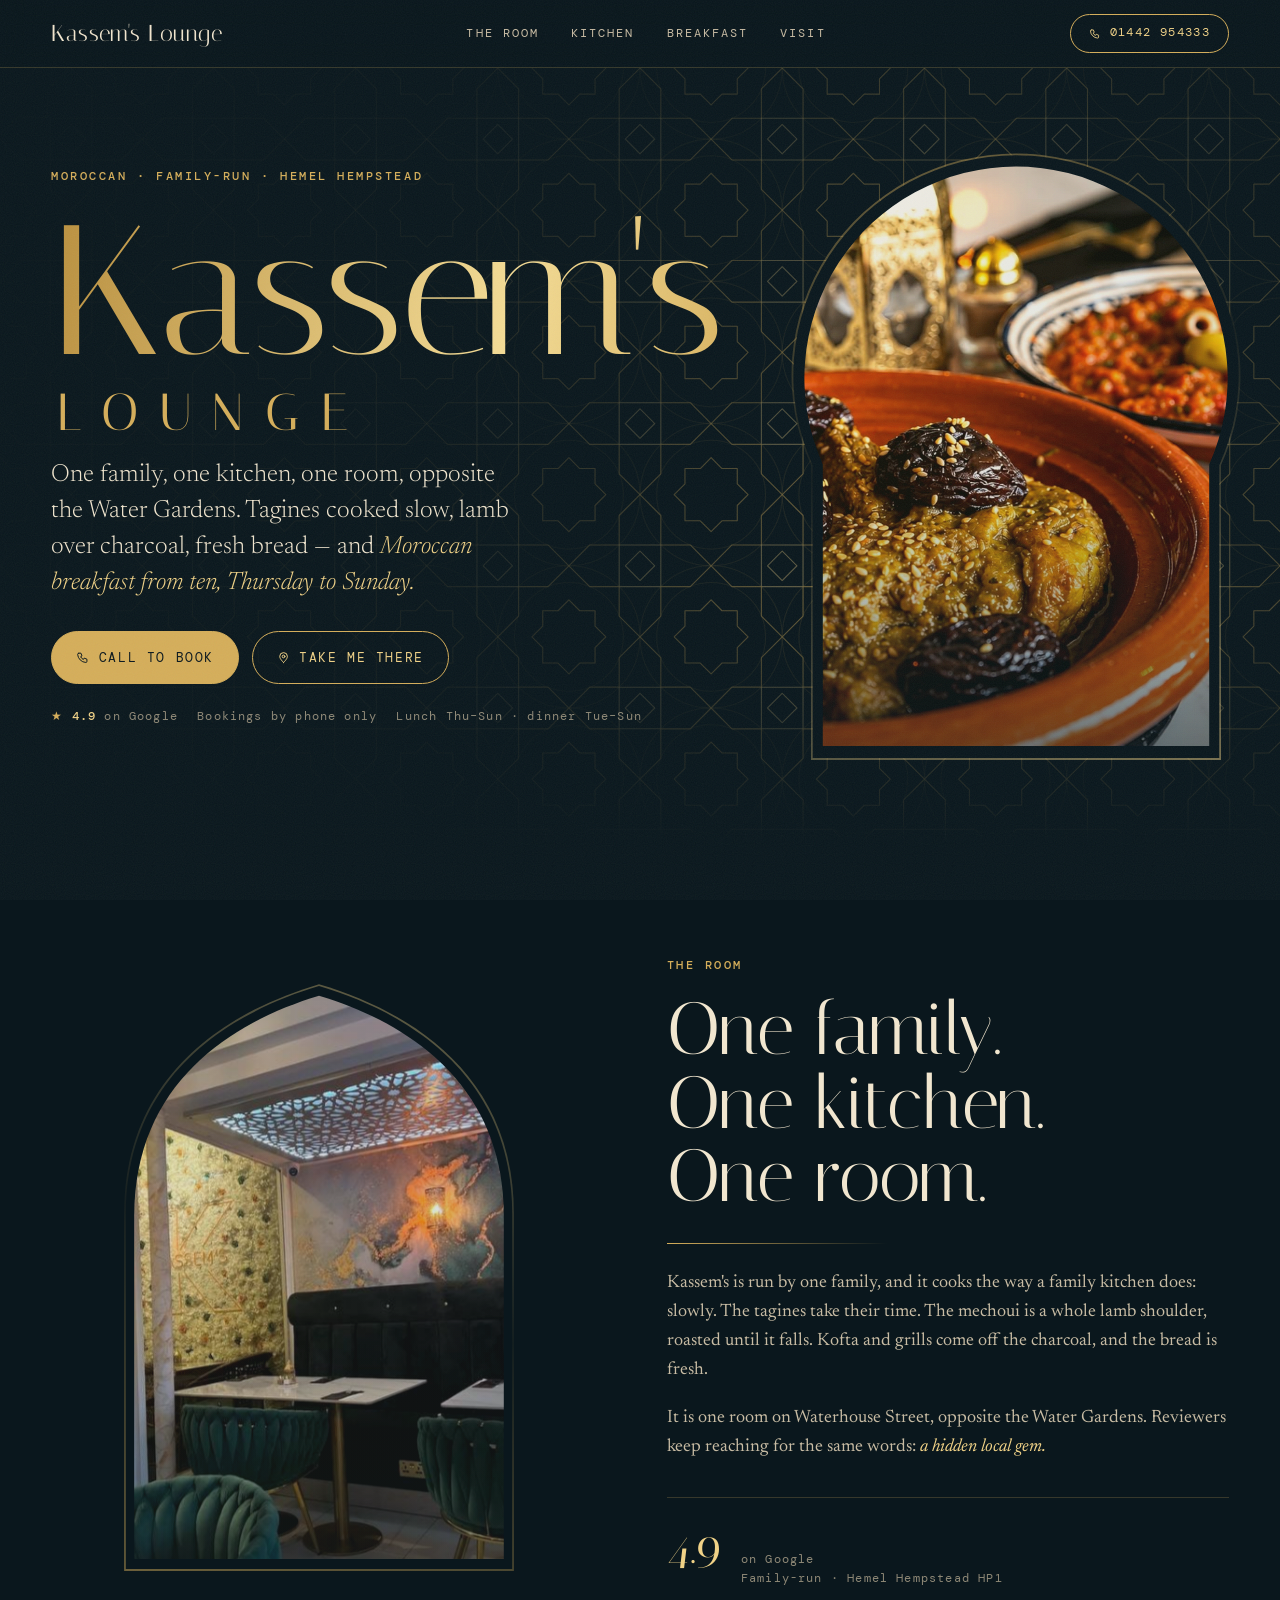
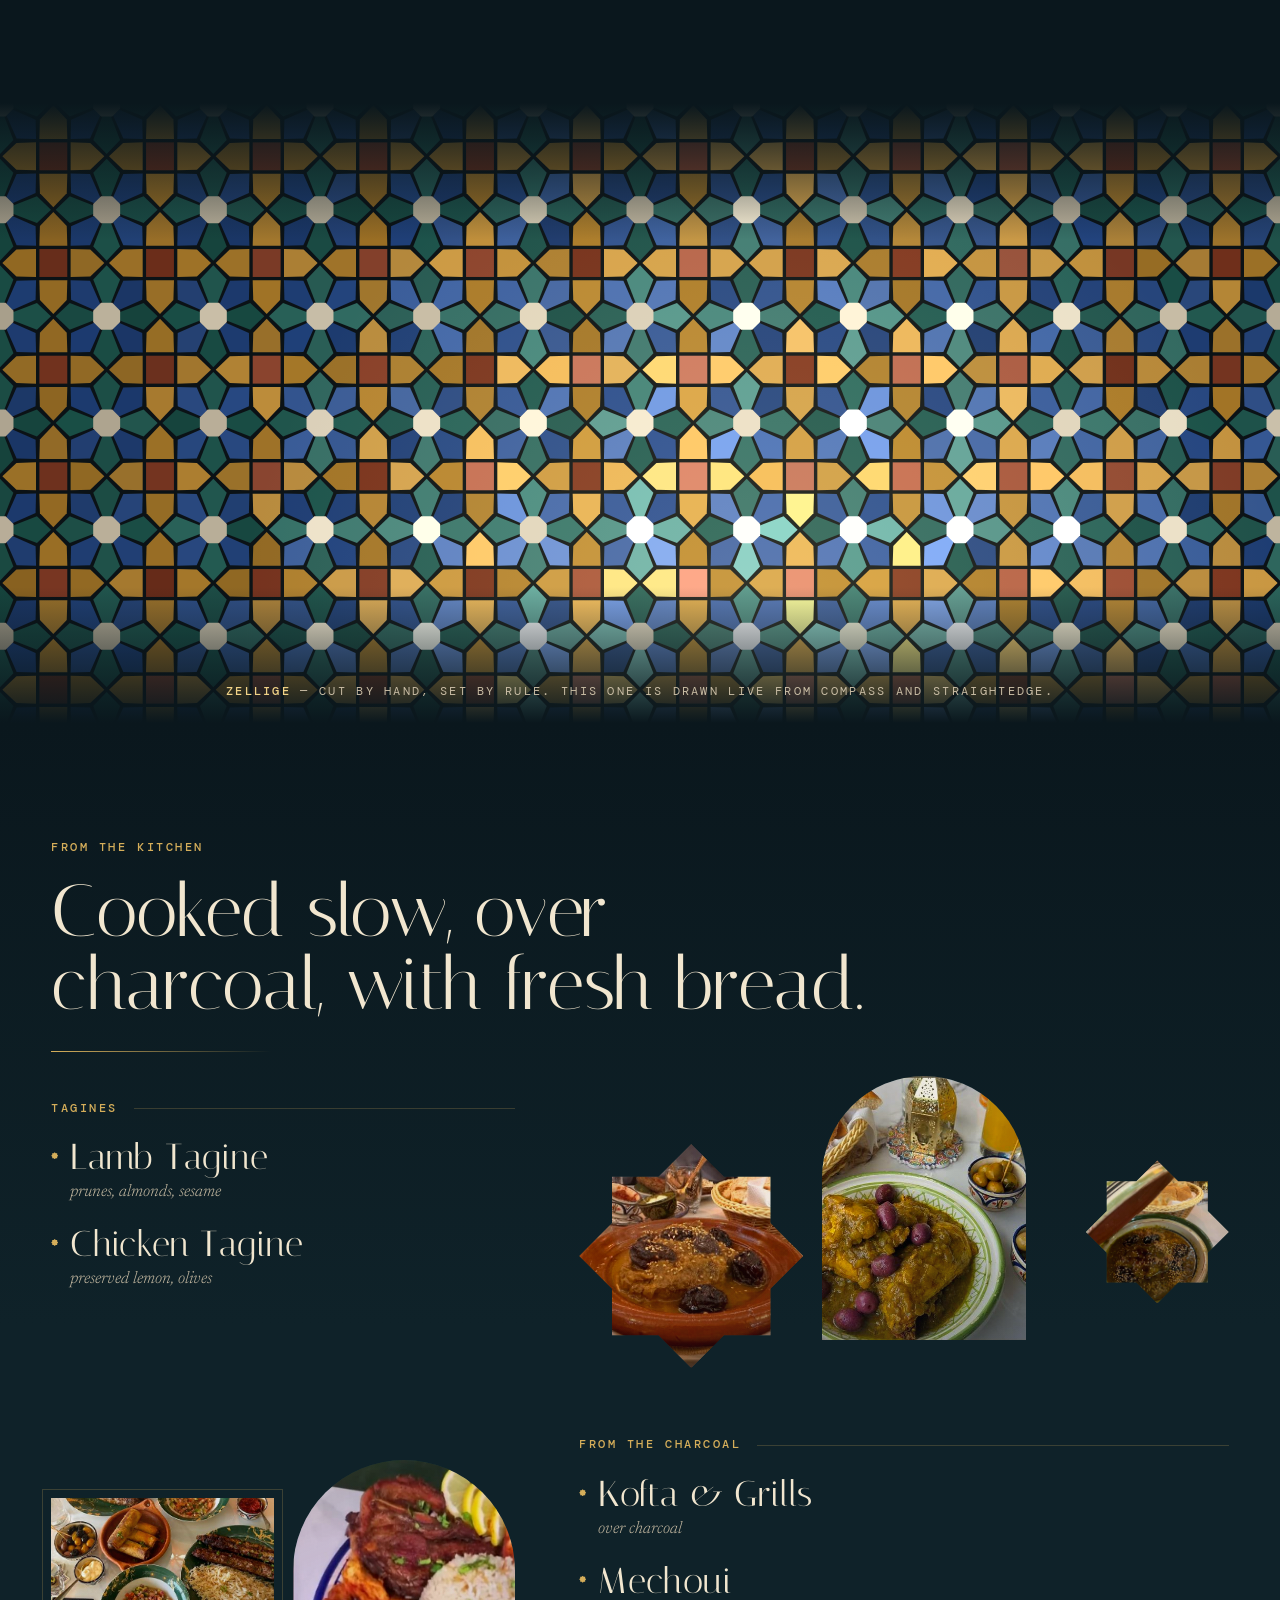
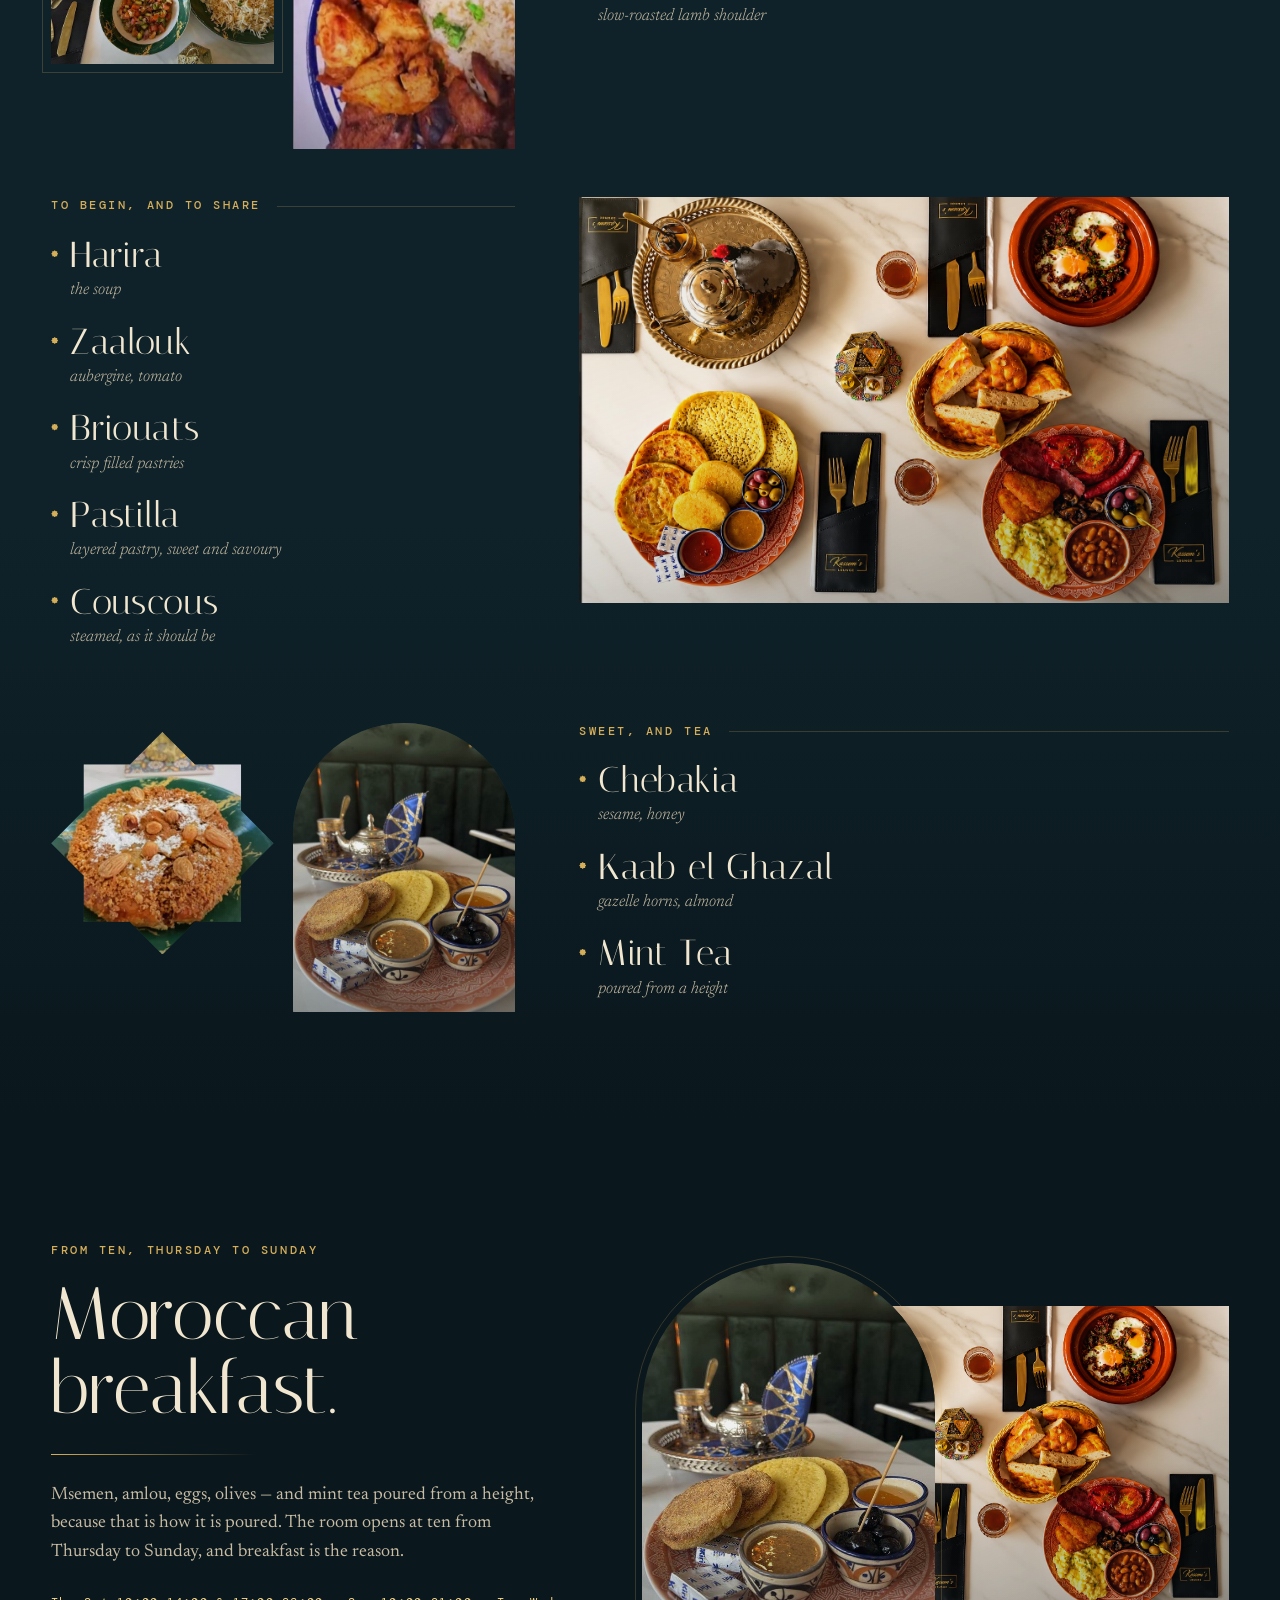
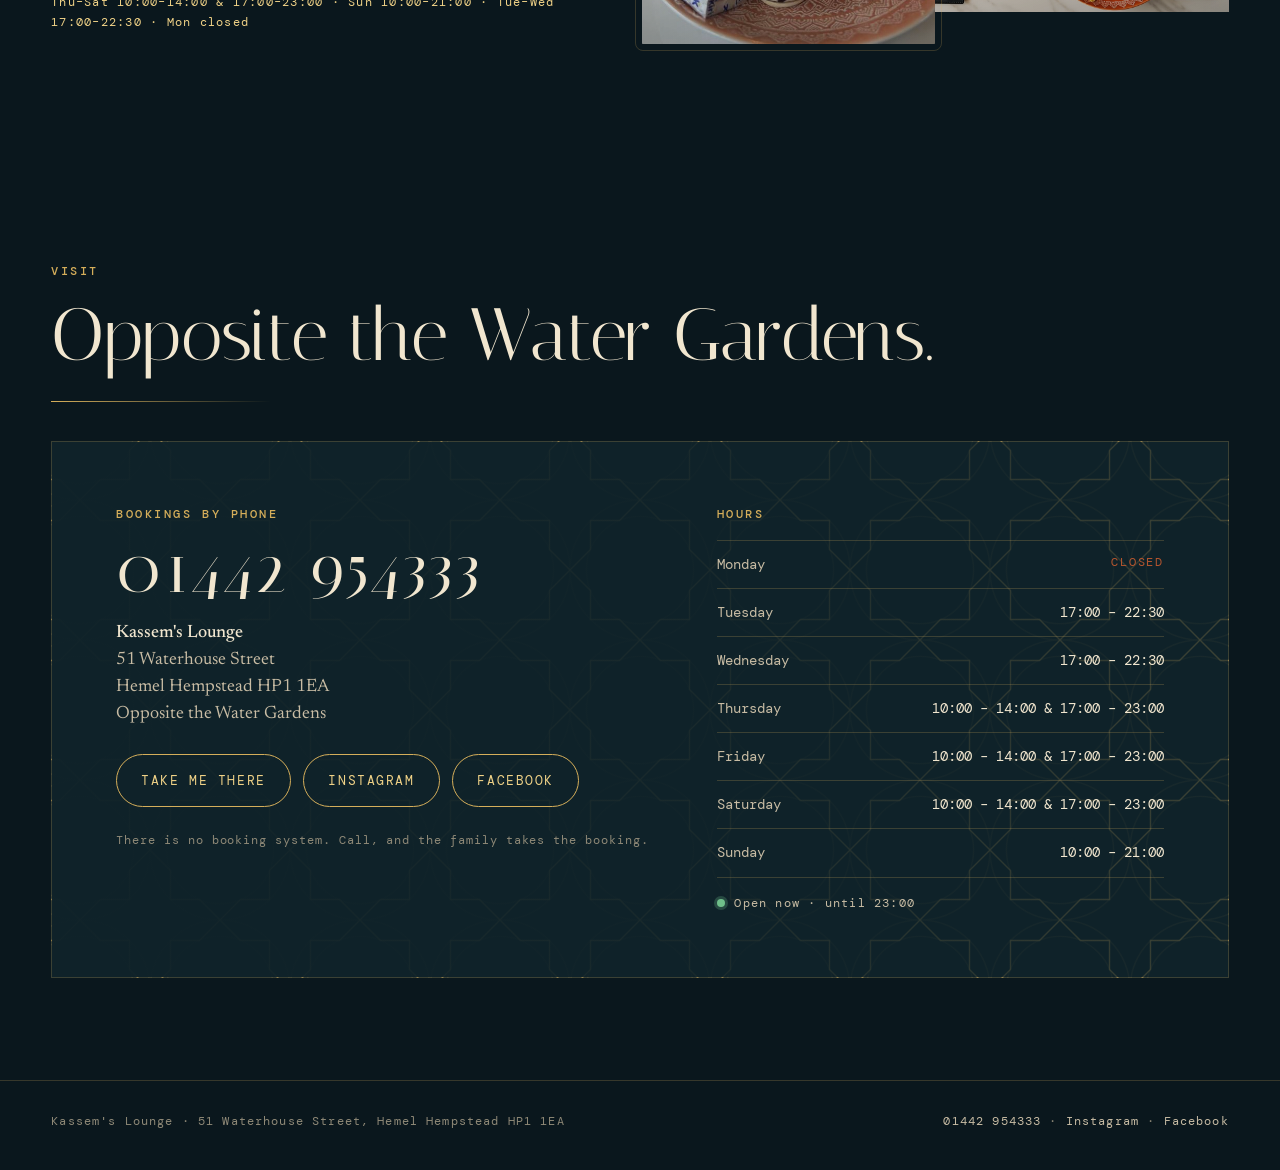
<file: v3/index.html>
<!doctype html>
<html lang="en">
<head>
<meta charset="utf-8">
<meta name="robots" content="noindex,follow">
<meta name="viewport" content="width=device-width, initial-scale=1">
<title>Kassem's Lounge</title>
<meta name="description" content="Family-run Moroccan restaurant on Waterhouse Street, Hemel Hempstead. Tagines, grills, fresh bread and mint tea. Lunch Thursday to Sunday, dinner Tuesday to Sunday.">
<meta property="og:title" content="Kassem's Lounge">
<meta property="og:description" content="Family-run Moroccan cooking in Hemel Hempstead. Lunch Thursday to Sunday, dinner Tuesday to Sunday.">
<meta property="og:image" content="assets/hero.jpg">
<link rel="canonical" href="https://kassems.co.uk/">
</head>
<body>
<link rel="preconnect" href="https://fonts.googleapis.com">
<link rel="preconnect" href="https://fonts.gstatic.com" crossorigin>
<link rel="stylesheet" href="https://fonts.googleapis.com/css2?family=Italiana&family=Newsreader:ital,opsz,wght@0,6..72,300;0,6..72,400;0,6..72,500;1,6..72,300;1,6..72,400&family=DM+Mono:wght@400;500&display=swap">
<style>
/* ——— Zellige at night. One committed world: glazed tile, gold, charcoal dark. ——— */
:root{
  color-scheme:dark;
  --ink:#0a171d; --glaze:#0f2229; --raised:#163239; --edge:rgba(213,174,90,.22);
  --cream:#f1e6cf; --cream-2:#c8bca4; --cream-3:#8f8977;
  --gold:#d5ae5a; --gold-2:#f0d287; --gold-3:#8f6f2c;
  --clay:#b7562f; --cobalt:#2f5fa8; --teal:#1f6b5e;
  --display:'Italiana','Didot','Bodoni MT',Georgia,serif;
  --body:'Newsreader',Georgia,'Times New Roman',serif;
  --mono:'DM Mono',ui-monospace,'SF Mono',Menlo,monospace;
  --w:min(1240px,92vw);
  --hero-tile:url("data:image/svg+xml,%3Csvg xmlns='http://www.w3.org/2000/svg' width='100' height='100' viewBox='0 0 100 100' fill='none' stroke='%23d5ae5a' stroke-width='1' stroke-opacity='.55'%3E%3Cpolygon points='100,50 85.36,64.64 85.36,85.36 64.64,85.36 50,100 35.36,85.36 14.64,85.36 14.64,64.64 0,50 14.64,35.36 14.64,14.64 35.36,14.64 50,0 64.64,14.64 85.36,14.64 85.36,35.36'/%3E%3Ccircle cx='50' cy='50' r='50' stroke-opacity='.12'/%3E%3Ccircle cx='50' cy='50' r='38.27' stroke-opacity='.12'/%3E%3C/svg%3E");
  --wall-tile:url("data:image/svg+xml,%3Csvg xmlns='http://www.w3.org/2000/svg' width='100' height='100' viewBox='0 0 100 100' stroke='%230b1216' stroke-width='1' stroke-linejoin='round'%3E%3Crect width='100' height='100' fill='%230b1216' stroke='none'/%3E%3Cpolygon points='50,50 85.36,35.36 100,50 85.36,64.64' fill='%231f5f55'/%3E%3Cpolygon points='50,50 85.36,64.64 85.36,85.36 64.64,85.36' fill='%23244a8c'/%3E%3Cpolygon points='50,50 64.64,85.36 50,100 35.36,85.36' fill='%231f5f55'/%3E%3Cpolygon points='50,50 35.36,85.36 14.64,85.36 14.64,64.64' fill='%23244a8c'/%3E%3Cpolygon points='50,50 14.64,64.64 0,50 14.64,35.36' fill='%231f5f55'/%3E%3Cpolygon points='50,50 14.64,35.36 14.64,14.64 35.36,14.64' fill='%23244a8c'/%3E%3Cpolygon points='50,50 35.36,14.64 50,0 64.64,14.64' fill='%231f5f55'/%3E%3Cpolygon points='50,50 64.64,14.64 85.36,14.64 85.36,35.36' fill='%23244a8c'/%3E%3Cpolygon points='63.86,55.74 55.74,63.86 44.26,63.86 36.14,55.74 36.14,44.26 44.26,36.14 55.74,36.14 63.86,44.26' fill='%23e9dcc0'/%3E%3Cpolygon points='0,-50 14.64,-35.36 14.64,-14.64 35.36,-14.64 50,0 35.36,14.64 14.64,14.64 14.64,35.36 0,50 -14.64,35.36 -14.64,14.64 -35.36,14.64 -50,0 -35.36,-14.64 -14.64,-14.64 -14.64,-35.36' fill='%23c08a2e'/%3E%3Cpolygon points='-14.64,-14.64 14.64,-14.64 14.64,14.64 -14.64,14.64' fill='%238c3b22'/%3E%3Cpolygon points='100,-50 114.64,-35.36 114.64,-14.64 135.36,-14.64 150,0 135.36,14.64 114.64,14.64 114.64,35.36 100,50 85.36,35.36 85.36,14.64 64.64,14.64 50,0 64.64,-14.64 85.36,-14.64 85.36,-35.36' fill='%23c08a2e'/%3E%3Cpolygon points='85.36,-14.64 114.64,-14.64 114.64,14.64 85.36,14.64' fill='%238c3b22'/%3E%3Cpolygon points='0,50 14.64,64.64 14.64,85.36 35.36,85.36 50,100 35.36,114.64 14.64,114.64 14.64,135.36 0,150 -14.64,135.36 -14.64,114.64 -35.36,114.64 -50,100 -35.36,85.36 -14.64,85.36 -14.64,64.64' fill='%23c08a2e'/%3E%3Cpolygon points='-14.64,85.36 14.64,85.36 14.64,114.64 -14.64,114.64' fill='%238c3b22'/%3E%3Cpolygon points='100,50 114.64,64.64 114.64,85.36 135.36,85.36 150,100 135.36,114.64 114.64,114.64 114.64,135.36 100,150 85.36,135.36 85.36,114.64 64.64,114.64 50,100 64.64,85.36 85.36,85.36 85.36,64.64' fill='%23c08a2e'/%3E%3Cpolygon points='85.36,85.36 114.64,85.36 114.64,114.64 85.36,114.64' fill='%238c3b22'/%3E%3C/svg%3E");
  --star:polygon(100% 50%,85.36% 64.64%,85.36% 85.36%,64.64% 85.36%,50% 100%,35.36% 85.36%,14.64% 85.36%,14.64% 64.64%,0% 50%,14.64% 35.36%,14.64% 14.64%,35.36% 14.64%,50% 0%,64.64% 14.64%,85.36% 14.64%,85.36% 35.36%);
  --arch-h:url("data:image/svg+xml,%3Csvg xmlns='http://www.w3.org/2000/svg' viewBox='0 0 100 130' preserveAspectRatio='none'%3E%3Cpath d='M8 130V68.8A46 46 0 1 1 92 68.8V130Z'/%3E%3C/svg%3E");
  --arch-p:url("data:image/svg+xml,%3Csvg xmlns='http://www.w3.org/2000/svg' viewBox='0 0 100 130' preserveAspectRatio='none'%3E%3Cpath d='M8 130V52C8 22 30 8 50 2C70 8 92 22 92 52V130Z'/%3E%3C/svg%3E");
}
*,*::before,*::after{box-sizing:border-box}
html{scroll-behavior:smooth;-webkit-text-size-adjust:100%}
body{margin:0;background:var(--ink);color:var(--cream);font-family:var(--body);font-size:1.125rem;line-height:1.6;font-weight:400;overflow-x:hidden}
img{max-width:100%;display:block}
a{color:inherit}
h1,h2,h3{font-family:var(--display);font-weight:400;line-height:1;margin:0;text-wrap:balance}
p{margin:0}
:focus-visible{outline:2px solid var(--gold-2);outline-offset:3px}
.skip{position:absolute;left:-999px;top:0;background:var(--gold);color:var(--ink);padding:.6rem 1rem;font-family:var(--mono);z-index:99}
.skip:focus{left:1rem;top:1rem}

/* type roles */
.eyebrow{font-family:var(--mono);font-size:.72rem;letter-spacing:.22em;text-transform:uppercase;color:var(--gold);font-weight:500}
.leaf{background:linear-gradient(100deg,#b98f3d 0%,#f4dc95 28%,#d5ae5a 44%,#8f6f2c 58%,#f0d287 78%,#c9a24a 100%);background-size:250% 100%;background-position:0 0;-webkit-background-clip:text;background-clip:text;color:transparent}
@supports not ((-webkit-background-clip:text) or (background-clip:text)){.leaf{background:none;color:var(--gold)}}
.lede{font-size:clamp(1.2rem,1.05rem + .7vw,1.55rem);font-weight:300;line-height:1.45;color:var(--cream)}
.lede em,.copy em{font-style:italic;color:var(--gold-2)}
.copy{max-width:36rem;color:var(--cream-2)}
.copy p+p{margin-top:1.1em}
.rule{height:1px;background:linear-gradient(90deg,var(--gold),rgba(213,174,90,0));transform-origin:left;width:min(220px,40%)}

/* buttons */
.btn{display:inline-flex;align-items:center;gap:.6rem;font-family:var(--mono);font-size:.82rem;letter-spacing:.12em;text-transform:uppercase;text-decoration:none;padding:.95rem 1.5rem;border:1px solid var(--gold);border-radius:999px;color:var(--gold-2);transition:background-color .25s,color .25s,transform .25s}
.btn:hover{background:var(--gold);color:var(--ink);transform:translateY(-1px)}
.btn.solid{background:var(--gold);color:var(--ink)}
.btn.solid:hover{background:var(--gold-2)}
.btn svg{width:1em;height:1em;fill:none;stroke:currentColor;stroke-width:1.8;stroke-linecap:round;stroke-linejoin:round}

/* nav */
.nav{position:sticky;top:0;z-index:40;display:flex;align-items:center;justify-content:space-between;gap:1rem;padding:.85rem 4vw;background:rgba(10,23,29,.92);border-bottom:1px solid var(--edge)}
.nav .mark{font-family:var(--display);font-size:1.45rem;text-decoration:none;letter-spacing:.02em;color:var(--cream)}
.nav ul{display:none;list-style:none;margin:0;padding:0;gap:2rem}
.nav ul a{font-family:var(--mono);font-size:.72rem;letter-spacing:.18em;text-transform:uppercase;text-decoration:none;color:var(--cream-2);padding:.4rem 0;border-bottom:1px solid transparent;transition:color .2s,border-color .2s}
.nav ul a:hover{color:var(--gold-2);border-color:var(--gold)}
.nav .call{display:none}
@media (min-width:700px){
  .nav ul{display:flex}
  .nav .call{display:inline-flex;padding:.6rem 1.1rem;font-size:.72rem}
  @supports (backdrop-filter:blur(8px)) or (-webkit-backdrop-filter:blur(8px)){.nav{background:rgba(10,23,29,.72);-webkit-backdrop-filter:blur(12px);backdrop-filter:blur(12px)}}
}

/* hero */
.hero{position:relative;overflow:hidden;background:var(--ink) var(--hero-tile) center/120px 120px;isolation:isolate}
.hero canvas{position:absolute;inset:0;width:100%;height:100%;display:block;z-index:0}
.js .hero{background-image:none}
.hero::before{content:"";position:absolute;inset:0;z-index:1;background:
  linear-gradient(90deg,rgba(10,23,29,.97) 0%,rgba(10,23,29,.88) 34%,rgba(10,23,29,.38) 66%,rgba(10,23,29,.55) 100%),
  linear-gradient(180deg,rgba(10,23,29,.2) 0%,rgba(10,23,29,0) 30%,rgba(10,23,29,0) 70%,var(--ink) 100%);pointer-events:none}
.hero-grid{position:relative;z-index:2;width:var(--w);margin:0 auto;display:grid;gap:2.5rem;padding:3.5rem 0 4rem;min-height:min(86svh,880px);align-content:center}
.hero-copy{display:grid;gap:1.4rem;align-content:center}
.wordmark{font-size:clamp(4.2rem,15vw,11.5rem);letter-spacing:-.01em;line-height:.9}
.wordmark small{display:block;font-family:var(--display);font-size:.28em;letter-spacing:.42em;text-transform:uppercase;padding-left:.12em;margin-top:.3em;color:var(--gold)}
.hero .lede{max-width:30rem}
.cta{display:flex;flex-wrap:wrap;gap:.8rem;margin-top:.4rem}
.meta{font-family:var(--mono);font-size:.74rem;letter-spacing:.1em;color:var(--cream-3);display:flex;flex-wrap:wrap;gap:.4rem 1.2rem}
.meta b{color:var(--gold-2);font-weight:500}
.meta .star{color:var(--gold)}
.hero-arch{margin:0;position:relative;aspect-ratio:100/130;width:min(78vw,420px);justify-self:center;-webkit-mask:var(--arch-h) center/100% 100% no-repeat;mask:var(--arch-h) center/100% 100% no-repeat;overflow:hidden;background:var(--raised)}
.hero-arch::after{content:"";position:absolute;inset:0;background:linear-gradient(180deg,rgba(10,23,29,0) 55%,rgba(10,23,29,.55) 100%),linear-gradient(120deg,rgba(213,174,90,.12),rgba(31,107,94,.12));pointer-events:none}
.plx img{position:absolute;left:0;top:-10%;width:100%;height:120%;object-fit:cover;filter:saturate(1.08) contrast(1.05) brightness(.96);will-change:transform}
.hero-frame{position:relative;justify-self:center}
.hero-frame::before{content:"";position:absolute;inset:-14px;-webkit-mask:var(--arch-h) center/100% 100% no-repeat;mask:var(--arch-h) center/100% 100% no-repeat;background:linear-gradient(160deg,rgba(213,174,90,.55),rgba(213,174,90,.05) 45%,rgba(240,210,135,.5));pointer-events:none;z-index:0}
.hero-frame::after{content:"";position:absolute;inset:-12px;-webkit-mask:var(--arch-h) center/100% 100% no-repeat;mask:var(--arch-h) center/100% 100% no-repeat;background:var(--ink);pointer-events:none;z-index:0}
.hero-frame .hero-arch{position:relative;z-index:1}
@media (min-width:700px){
  .hero-grid{grid-template-columns:7fr 5fr;gap:4rem;padding:4rem 0 5rem}
  .hero-arch{width:min(38vw,460px)}
}

/* page-load orchestration: every start state is visible; reduced-motion removes it entirely */
@keyframes rise{from{transform:translate3d(0,22px,0);opacity:.3}to{transform:none;opacity:1}}
@keyframes leaf{from{background-position:130% 0}to{background-position:0 0}}
@keyframes settle{from{transform:scale(.94);opacity:.4}to{transform:none;opacity:1}}
.hero-copy>*{animation:rise 1s cubic-bezier(.2,.7,.2,1) both}
.hero-copy>:nth-child(1){animation-delay:.15s}.hero-copy>:nth-child(2){animation-delay:.3s}.hero-copy>:nth-child(3){animation-delay:.5s}.hero-copy>:nth-child(4){animation-delay:.65s}.hero-copy>:nth-child(5){animation-delay:.8s}
.wordmark .leaf{animation:leaf 3s .7s cubic-bezier(.3,.6,.2,1) both}
.hero-frame{animation:settle 1.6s .4s cubic-bezier(.2,.7,.2,1) both}

/* sections */
section{position:relative}
.wrap{width:var(--w);margin:0 auto}
.section{padding:clamp(4.5rem,9vw,8rem) 0}
.h2{font-size:clamp(2.4rem,1.6rem + 4vw,4.6rem);letter-spacing:-.005em;line-height:1;margin:.7rem 0 1.4rem}
.head{display:grid;gap:.4rem}

/* the room */
.room-grid{display:grid;gap:3rem;align-items:center}
.room-arch{margin:0;position:relative;aspect-ratio:100/130;width:min(80vw,440px);justify-self:center;-webkit-mask:var(--arch-p) center/100% 100% no-repeat;mask:var(--arch-p) center/100% 100% no-repeat;overflow:hidden;background:var(--raised)}
.room-arch::after{content:"";position:absolute;inset:0;background:linear-gradient(180deg,rgba(10,23,29,0) 60%,rgba(10,23,29,.5) 100%),linear-gradient(200deg,rgba(47,95,168,.18),rgba(213,174,90,.1));pointer-events:none}
.room-frame{position:relative;justify-self:center}
.room-frame::before{content:"";position:absolute;inset:-12px;-webkit-mask:var(--arch-p) center/100% 100% no-repeat;mask:var(--arch-p) center/100% 100% no-repeat;background:linear-gradient(20deg,rgba(213,174,90,.5),rgba(213,174,90,.06) 50%,rgba(240,210,135,.45))}
.room-frame::after{content:"";position:absolute;inset:-10px;-webkit-mask:var(--arch-p) center/100% 100% no-repeat;mask:var(--arch-p) center/100% 100% no-repeat;background:var(--ink)}
.room-frame .room-arch{position:relative;z-index:1}
.gem{margin:2.2rem 0 0;padding:1.4rem 0 0;border-top:1px solid var(--edge);display:grid;grid-template-columns:auto 1fr;gap:1.2rem;align-items:baseline}
.gem .big{font-family:var(--display);font-size:3.2rem;line-height:1;color:var(--gold-2)}
.gem p{font-family:var(--mono);font-size:.74rem;letter-spacing:.1em;color:var(--cream-3);line-height:1.6}
@media (min-width:860px){.room-grid{grid-template-columns:1fr 1.05fr;gap:5rem}.room-frame{order:-1}}

/* the zellige wall */
.wall{position:relative;height:clamp(300px,52vw,620px);overflow:hidden;background:var(--ink) var(--wall-tile) center/96px 96px;isolation:isolate}
.wall canvas{position:absolute;inset:0;width:100%;height:100%;display:block}
.js .wall{background-image:none}
.wall::before,.wall::after{content:"";position:absolute;left:0;right:0;height:22%;z-index:2;pointer-events:none}
.wall::before{top:0;background:linear-gradient(180deg,var(--ink),rgba(10,23,29,0))}
.wall::after{bottom:0;background:linear-gradient(0deg,var(--ink),rgba(10,23,29,0))}
.wall-cap{position:absolute;left:0;right:0;bottom:1.4rem;z-index:3;text-align:center;font-family:var(--mono);font-size:.72rem;letter-spacing:.2em;text-transform:uppercase;color:var(--cream-2);padding:0 4vw}
.wall-cap b{color:var(--gold-2);font-weight:500}

/* the kitchen */
.kitchen{background:linear-gradient(180deg,var(--ink),var(--glaze) 30%,var(--glaze) 70%,var(--ink))}
.carte{display:grid;gap:4.5rem;margin-top:3rem}
.course{display:grid;gap:2rem;align-items:start}
.course .label{display:flex;align-items:center;gap:1rem}
.course .label::after{content:"";flex:1;height:1px;background:var(--edge)}
.dishes{list-style:none;margin:1.2rem 0 0;padding:0;display:grid;gap:1.1rem}
.dishes li{display:grid;gap:.15rem;position:relative;padding-left:1.2rem}
.dishes li::before{content:"";position:absolute;left:0;top:.95rem;width:7px;height:7px;background:var(--gold);clip-path:var(--star);transform:scale(1);transition:transform .3s}
.dishes li:hover::before{transform:scale(1.9) rotate(22.5deg)}
.dish{font-family:var(--display);font-size:clamp(1.7rem,1.3rem + 1.2vw,2.3rem);letter-spacing:.01em;color:var(--cream);line-height:1.1}
.how{font-style:italic;font-weight:300;color:var(--cream-2);font-size:1.05rem}
.shelf{display:grid;grid-template-columns:repeat(2,1fr);gap:1.2rem;align-items:center}
.tile{margin:0;position:relative;overflow:hidden;background:var(--raised);aspect-ratio:1}
.tile img{width:100%;height:100%;object-fit:cover;filter:saturate(1.08) contrast(1.06) brightness(.94);transition:transform .8s cubic-bezier(.2,.7,.2,1)}
.tile:hover img{transform:scale(1.05)}
.tile::after{content:"";position:absolute;inset:0;background:linear-gradient(160deg,rgba(213,174,90,.14),rgba(10,23,29,0) 40%,rgba(10,23,29,.35) 100%);pointer-events:none}
.tile .sheen{position:absolute;inset:-40% -60%;background:linear-gradient(110deg,rgba(240,210,135,0) 40%,rgba(240,210,135,.28) 50%,rgba(240,210,135,0) 60%);transform:translate3d(-45%,0,0);pointer-events:none;transition:transform 1.1s cubic-bezier(.2,.7,.2,1)}
.tile:hover .sheen{transform:translate3d(45%,0,0)}
.tile.star{clip-path:var(--star)}
.tile.arch{aspect-ratio:100/130;border-radius:999px 999px 6px 6px}
.tile.framed{aspect-ratio:4/3;outline:1px solid var(--edge);outline-offset:8px}
.tile.wide{aspect-ratio:16/10}
.tile.up{transform:translateY(-1.5rem)}
.tile.down{transform:translateY(1.5rem)}
.tile.small{width:78%;justify-self:end}
@media (min-width:860px){
  .course{grid-template-columns:5fr 7fr;gap:4rem}
  .course:nth-child(even) .text{order:2}
  .shelf.three{grid-template-columns:1.1fr 1fr .9fr}
}

/* breakfast */
.breakfast-grid{display:grid;gap:3rem;align-items:center}
.stack{position:relative;display:grid;grid-template-columns:repeat(12,1fr);align-items:end}
.stack .tile.wide{grid-column:3/13;grid-row:1}
.stack .tea{grid-column:1/7;grid-row:1;z-index:2;margin-bottom:-2rem;aspect-ratio:100/130;border-radius:999px 999px 6px 6px;outline:1px solid var(--edge);outline-offset:6px;background:var(--ink)}
.steam{position:absolute;left:50%;top:18%;width:34%;aspect-ratio:1;margin-left:-17%;pointer-events:none;display:none;z-index:3}
.steam i{position:absolute;inset:0;border-radius:50%;background:radial-gradient(circle,rgba(241,230,207,.5),rgba(241,230,207,0) 62%);filter:blur(8px);opacity:0;animation:steam 5.5s linear infinite}
.steam i:nth-child(2){animation-delay:1.8s;left:-22%}.steam i:nth-child(3){animation-delay:3.6s;left:22%}
@keyframes steam{0%{transform:translate3d(0,15%,0) scale(.5);opacity:0}20%{opacity:.75}100%{transform:translate3d(-12%,-150%,0) scale(1.5);opacity:0}}
.hoursline{margin-top:1.6rem;font-family:var(--mono);font-size:.78rem;letter-spacing:.1em;color:var(--gold-2)}
@media (min-width:860px){.breakfast-grid{grid-template-columns:1fr 1.15fr;gap:5rem}.motion .steam{display:block}}

/* visit */
.visit{padding-bottom:clamp(4rem,8vw,7rem)}
.panel{position:relative;border:1px solid var(--edge);background:var(--glaze) var(--hero-tile) center/140px 140px;overflow:hidden}
.panel::before{content:"";position:absolute;inset:0;background:linear-gradient(90deg,rgba(15,34,41,.98),rgba(15,34,41,.9) 55%,rgba(15,34,41,.6));pointer-events:none}
.panel>*{position:relative}
.panel-grid{display:grid;gap:2.6rem;padding:clamp(2rem,5vw,4rem)}
.phone{font-family:var(--display);font-size:clamp(2.4rem,1.4rem + 4.5vw,4.4rem);text-decoration:none;letter-spacing:.02em;line-height:1;display:inline-block;color:var(--cream)}
.phone:hover{color:var(--gold-2)}
.addr{font-style:normal;color:var(--cream-2);line-height:1.5;margin-top:1rem}
.addr b{font-weight:500;color:var(--cream)}
.hours{margin:1rem 0 0;padding:0;display:grid;font-family:var(--mono);font-size:.9rem;font-variant-numeric:tabular-nums}
.hours div{display:flex;justify-content:space-between;gap:1rem;padding:.75rem 0;border-top:1px solid var(--edge)}
.hours div:last-child{border-bottom:1px solid var(--edge)}
.hours dt{color:var(--cream-2)}.hours dd{margin:0;color:var(--cream)}
.hours .closed dd{color:var(--clay);letter-spacing:.14em;text-transform:uppercase;font-size:.78rem}
#now{font-family:var(--mono);font-size:.76rem;letter-spacing:.1em;margin-top:1rem;display:flex;align-items:center;gap:.6rem;color:var(--cream-2)}
#now::before{content:"";width:8px;height:8px;border-radius:50%;background:var(--cream-3);box-shadow:0 0 0 3px rgba(143,137,119,.2)}
#now[data-state="open"]::before{background:#6fbf8a;box-shadow:0 0 0 3px rgba(111,191,138,.25)}
#now[data-state="closed"]::before{background:var(--clay);box-shadow:0 0 0 3px rgba(183,86,47,.25)}
.social{display:flex;flex-wrap:wrap;gap:.8rem;margin-top:1.6rem}
.note{font-family:var(--mono);font-size:.74rem;letter-spacing:.08em;color:var(--cream-3);margin-top:1.4rem;line-height:1.7}
@media (min-width:860px){.panel-grid{grid-template-columns:1.2fr 1fr;gap:4rem}}

/* footer + thumb bar */
footer{border-top:1px solid var(--edge);padding:2rem 0 calc(2rem + 68px + env(safe-area-inset-bottom));font-family:var(--mono);font-size:.72rem;letter-spacing:.1em;color:var(--cream-3)}
footer .wrap{display:flex;flex-wrap:wrap;justify-content:space-between;gap:.8rem 2rem}
footer a{text-decoration:none;color:var(--cream-2)}footer a:hover{color:var(--gold-2)}
.thumb{position:fixed;left:0;right:0;bottom:0;z-index:45;display:grid;grid-template-columns:1fr 1fr;gap:1px;background:var(--edge);border-top:1px solid var(--edge);padding-bottom:env(safe-area-inset-bottom)}
.thumb a{display:flex;align-items:center;justify-content:center;gap:.5rem;padding:1rem;background:var(--ink);color:var(--gold-2);text-decoration:none;font-family:var(--mono);font-size:.78rem;letter-spacing:.14em;text-transform:uppercase}
.thumb a:first-child{background:var(--gold);color:var(--ink)}
.thumb svg{width:1em;height:1em;fill:none;stroke:currentColor;stroke-width:1.8;stroke-linecap:round;stroke-linejoin:round}
@media (min-width:700px){.thumb{display:none}footer{padding-bottom:2.4rem}}

/* grain: a static overlay, desktop only */
.grain{display:none;position:fixed;inset:0;z-index:60;pointer-events:none;opacity:.055;background:url("data:image/svg+xml,%3Csvg xmlns='http://www.w3.org/2000/svg' width='200' height='200'%3E%3Cfilter id='n'%3E%3CfeTurbulence type='fractalNoise' baseFrequency='.9' numOctaves='2' stitchTiles='stitch'/%3E%3C/filter%3E%3Crect width='200' height='200' filter='url(%23n)'/%3E%3C/svg%3E") repeat}
@media (min-width:700px){.grain{display:block}}

@media (prefers-reduced-motion:reduce){
  html{scroll-behavior:auto}
  *,*::before,*::after{animation:none!important;transition:none!important}
  .steam{display:none!important}
  .plx img{will-change:auto}
}
</style>

<a class="skip" href="#kitchen">Skip to the menu</a>

<header class="nav">
  <a class="mark" href="#top">Kassem's Lounge</a>
  <nav aria-label="Sections">
    <ul>
      <li><a href="#room">The room</a></li>
      <li><a href="#kitchen">Kitchen</a></li>
      <li><a href="#breakfast">Breakfast</a></li>
      <li><a href="#visit">Visit</a></li>
    </ul>
  </nav>
  <a class="btn call" href="tel:01442954333"><svg viewBox="0 0 24 24" aria-hidden="true"><path d="M5 4h4l2 5-2.5 1.5a11 11 0 0 0 5 5L15 13l5 2v4a2 2 0 0 1-2 2A16 16 0 0 1 3 6a2 2 0 0 1 2-2"/></svg>01442 954333</a>
</header>

<main id="top">

<section class="hero" aria-labelledby="name">
  <canvas id="girih" aria-hidden="true"></canvas>
  <div class="hero-grid">
    <div class="hero-copy">
      <p class="eyebrow">Moroccan · family-run · Hemel Hempstead</p>
      <h1 id="name" class="wordmark"><span class="leaf">Kassem's</span><small>Lounge</small></h1>
      <p class="lede">One family, one kitchen, one room, opposite the Water Gardens. Tagines cooked slow, lamb over charcoal, fresh bread — and <em>Moroccan breakfast from ten, Thursday to Sunday.</em></p>
      <div class="cta">
        <a class="btn solid" href="tel:01442954333"><svg viewBox="0 0 24 24" aria-hidden="true"><path d="M5 4h4l2 5-2.5 1.5a11 11 0 0 0 5 5L15 13l5 2v4a2 2 0 0 1-2 2A16 16 0 0 1 3 6a2 2 0 0 1 2-2"/></svg>Call to book</a>
        <a class="btn" href="https://www.google.com/maps/dir/?api=1&amp;destination=Kassem%27s+Lounge%2C+51+Waterhouse+Street%2C+Hemel+Hempstead+HP1+1EA" target="_blank" rel="noopener"><svg viewBox="0 0 24 24" aria-hidden="true"><path d="M12 21s-7-6.2-7-11a7 7 0 0 1 14 0c0 4.8-7 11-7 11z"/><circle cx="12" cy="10" r="2.5"/></svg>Take me there</a>
      </div>
      <p class="meta"><span><span class="star">★</span> <b>4.9</b> on Google</span><span>Bookings by phone only</span><span>Lunch Thu–Sun · dinner Tue–Sun</span></p>
    </div>
    <div class="hero-frame">
      <figure class="hero-arch plx"><img src="../assets/hero.jpg" alt="A lamb tagine at Kassem's Lounge, lid lifted, steam rising over prunes and almonds" width="800" height="1040" fetchpriority="high"></figure>
    </div>
  </div>
</section>

<section id="room" class="section" aria-labelledby="room-h">
  <div class="wrap room-grid">
    <div>
      <div class="head">
        <p class="eyebrow">The room</p>
        <h2 id="room-h" class="h2">One family. One kitchen. One room.</h2>
        <div class="rule"></div>
      </div>
      <div class="copy" style="margin-top:1.6rem">
        <p>Kassem's is run by one family, and it cooks the way a family kitchen does: slowly. The tagines take their time. The mechoui is a whole lamb shoulder, roasted until it falls. Kofta and grills come off the charcoal, and the bread is fresh.</p>
        <p>It is one room on Waterhouse Street, opposite the Water Gardens. Reviewers keep reaching for the same words: <em>a hidden local gem.</em></p>
      </div>
      <div class="gem">
        <span class="big">4.9</span>
        <p>on Google<br>Family-run · Hemel Hempstead HP1</p>
      </div>
    </div>
    <div class="room-frame">
      <figure class="room-arch plx"><img src="../assets/interior.jpg" alt="Inside Kassem's Lounge: the single dining room, tables laid, warm light" width="800" height="1040" loading="lazy"></figure>
    </div>
  </div>
</section>

<section class="wall" aria-label="Zellige tilework, drawn live">
  <canvas id="zellige" aria-hidden="true"></canvas>
  <p class="wall-cap"><b>Zellige</b> — cut by hand, set by rule. This one is drawn live from compass and straightedge.</p>
</section>

<section id="kitchen" class="section kitchen" aria-labelledby="kitchen-h">
  <div class="wrap">
    <div class="head">
      <p class="eyebrow">From the kitchen</p>
      <h2 id="kitchen-h" class="h2">Cooked slow, over charcoal, with fresh bread.</h2>
      <div class="rule"></div>
    </div>

    <div class="carte">

      <article class="course">
        <div class="text">
          <p class="eyebrow label">Tagines</p>
          <ul class="dishes">
            <li><span class="dish">Lamb Tagine</span><span class="how">prunes, almonds, sesame</span></li>
            <li><span class="dish">Chicken Tagine</span><span class="how">preserved lemon, olives</span></li>
          </ul>
        </div>
        <div class="shelf three">
          <figure class="tile star down"><img src="../assets/lamb-tagine.jpg" alt="Lamb tagine with prunes, almonds and sesame" loading="lazy"><span class="sheen"></span></figure>
          <figure class="tile arch up"><img src="../assets/chicken-tagine.jpg" alt="Chicken tagine with preserved lemon and green olives" loading="lazy"><span class="sheen"></span></figure>
          <figure class="tile star small"><img src="../assets/open-tagine.jpg" alt="A tagine opened at the table, steam rising" loading="lazy"><span class="sheen"></span></figure>
        </div>
      </article>

      <article class="course">
        <div class="text">
          <p class="eyebrow label">From the charcoal</p>
          <ul class="dishes">
            <li><span class="dish">Kofta &amp; Grills</span><span class="how">over charcoal</span></li>
            <li><span class="dish">Mechoui</span><span class="how">slow-roasted lamb shoulder</span></li>
          </ul>
        </div>
        <div class="shelf">
          <figure class="tile framed"><img src="../assets/kofta-grill.jpg" alt="Kofta and grilled meats fresh off the charcoal" loading="lazy"><span class="sheen"></span></figure>
          <figure class="tile arch down"><img src="../assets/mixed-grill.jpg" alt="A mixed grill platter with bread and salad" loading="lazy"><span class="sheen"></span></figure>
        </div>
      </article>

      <article class="course">
        <div class="text">
          <p class="eyebrow label">To begin, and to share</p>
          <ul class="dishes">
            <li><span class="dish">Harira</span><span class="how">the soup</span></li>
            <li><span class="dish">Zaalouk</span><span class="how">aubergine, tomato</span></li>
            <li><span class="dish">Briouats</span><span class="how">crisp filled pastries</span></li>
            <li><span class="dish">Pastilla</span><span class="how">layered pastry, sweet and savoury</span></li>
            <li><span class="dish">Couscous</span><span class="how">steamed, as it should be</span></li>
          </ul>
        </div>
        <div class="shelf">
          <figure class="tile wide" style="grid-column:1/-1"><img src="../assets/brunch-spread.jpg" alt="A spread of plates across the table at Kassem's Lounge" loading="lazy"><span class="sheen"></span></figure>
        </div>
      </article>

      <article class="course">
        <div class="text">
          <p class="eyebrow label">Sweet, and tea</p>
          <ul class="dishes">
            <li><span class="dish">Chebakia</span><span class="how">sesame, honey</span></li>
            <li><span class="dish">Kaab el Ghazal</span><span class="how">gazelle horns, almond</span></li>
            <li><span class="dish">Mint Tea</span><span class="how">poured from a height</span></li>
          </ul>
        </div>
        <div class="shelf">
          <figure class="tile star up"><img src="../assets/almond-pastry.jpg" alt="Kaab el ghazal almond pastries" loading="lazy"><span class="sheen"></span></figure>
          <figure class="tile arch"><img src="../assets/msemen-tea.jpg" alt="Mint tea poured from a height beside msemen" loading="lazy"><span class="sheen"></span></figure>
        </div>
      </article>

    </div>
  </div>
</section>

<section id="breakfast" class="section" aria-labelledby="bf-h">
  <div class="wrap breakfast-grid">
    <div>
      <div class="head">
        <p class="eyebrow">From ten, Thursday to Sunday</p>
        <h2 id="bf-h" class="h2">Moroccan breakfast.</h2>
        <div class="rule"></div>
      </div>
      <div class="copy" style="margin-top:1.6rem">
        <p>Msemen, amlou, eggs, olives — and mint tea poured from a height, because that is how it is poured. The room opens at ten from Thursday to Sunday, and breakfast is the reason.</p>
      </div>
      <p class="hoursline">Thu–Sat 10:00–14:00 &amp; 17:00–23:00 · Sun 10:00–21:00 · Tue–Wed 17:00–22:30 · Mon closed</p>
    </div>
    <div class="stack">
      <figure class="tile wide"><img src="../assets/brunch-spread.jpg" alt="Moroccan breakfast spread: msemen, amlou, eggs and olives" loading="lazy"><span class="sheen"></span></figure>
      <figure class="tile tea"><img src="../assets/msemen-tea.jpg" alt="A glass of mint tea and a plate of msemen" loading="lazy"><span class="sheen"></span>
        <span class="steam" aria-hidden="true"><i></i><i></i><i></i></span>
      </figure>
    </div>
  </div>
</section>

<section id="visit" class="section visit" aria-labelledby="visit-h">
  <div class="wrap">
    <div class="head">
      <p class="eyebrow">Visit</p>
      <h2 id="visit-h" class="h2">Opposite the Water Gardens.</h2>
      <div class="rule"></div>
    </div>
    <div class="panel" style="margin-top:2.4rem">
      <div class="panel-grid">
        <div>
          <p class="eyebrow">Bookings by phone</p>
          <a class="phone" href="tel:01442954333" style="margin-top:.6rem">01442 954333</a>
          <address class="addr"><b>Kassem's Lounge</b><br>51 Waterhouse Street<br>Hemel Hempstead HP1 1EA<br>Opposite the Water Gardens</address>
          <div class="social">
            <a class="btn" href="https://www.google.com/maps/dir/?api=1&amp;destination=Kassem%27s+Lounge%2C+51+Waterhouse+Street%2C+Hemel+Hempstead+HP1+1EA" target="_blank" rel="noopener">Take me there</a>
            <a class="btn" href="https://www.instagram.com/kassems.lounge/" target="_blank" rel="noopener">Instagram</a>
            <a class="btn" href="https://www.facebook.com/p/Kassems-Lounge-61577196157049/" target="_blank" rel="noopener">Facebook</a>
          </div>
          <p class="note">There is no booking system. Call, and the family takes the booking.</p>
        </div>
        <div>
          <p class="eyebrow">Hours</p>
          <dl class="hours">
            <div class="closed"><dt>Monday</dt><dd>Closed</dd></div>
            <div><dt>Tuesday</dt><dd>17:00 – 22:30</dd></div>
            <div><dt>Wednesday</dt><dd>17:00 – 22:30</dd></div>
            <div><dt>Thursday</dt><dd>10:00 – 14:00 &amp; 17:00 – 23:00</dd></div>
            <div><dt>Friday</dt><dd>10:00 – 14:00 &amp; 17:00 – 23:00</dd></div>
            <div><dt>Saturday</dt><dd>10:00 – 14:00 &amp; 17:00 – 23:00</dd></div>
            <div><dt>Sunday</dt><dd>10:00 – 21:00</dd></div>
          </dl>
          <p id="now" hidden></p>
        </div>
      </div>
    </div>
  </div>
</section>

</main>

<footer>
  <div class="wrap">
    <span>Kassem's Lounge · 51 Waterhouse Street, Hemel Hempstead HP1 1EA</span>
    <span><a href="tel:01442954333">01442 954333</a> · <a href="https://www.instagram.com/kassems.lounge/" target="_blank" rel="noopener">Instagram</a> · <a href="https://www.facebook.com/p/Kassems-Lounge-61577196157049/" target="_blank" rel="noopener">Facebook</a></span>
  </div>
</footer>

<div class="thumb" aria-label="Quick actions">
  <a href="tel:01442954333"><svg viewBox="0 0 24 24" aria-hidden="true"><path d="M5 4h4l2 5-2.5 1.5a11 11 0 0 0 5 5L15 13l5 2v4a2 2 0 0 1-2 2A16 16 0 0 1 3 6a2 2 0 0 1 2-2"/></svg>Call</a>
  <a href="https://www.google.com/maps/dir/?api=1&amp;destination=Kassem%27s+Lounge%2C+51+Waterhouse+Street%2C+Hemel+Hempstead+HP1+1EA" target="_blank" rel="noopener"><svg viewBox="0 0 24 24" aria-hidden="true"><path d="M12 21s-7-6.2-7-11a7 7 0 0 1 14 0c0 4.8-7 11-7 11z"/><circle cx="12" cy="10" r="2.5"/></svg>Take me there</a>
</div>
<div class="grain" aria-hidden="true"></div>

<script type="application/ld+json">
{"@context":"https://schema.org","@type":"Restaurant","name":"Kassem's Lounge","servesCuisine":"Moroccan","telephone":"+441442954333","address":{"@type":"PostalAddress","streetAddress":"51 Waterhouse Street","addressLocality":"Hemel Hempstead","postalCode":"HP1 1EA","addressCountry":"GB"},"openingHours":["Tu-We 17:00-22:30","Th-Sa 10:00-14:00","Th-Sa 17:00-23:00","Su 10:00-21:00"],"sameAs":["https://www.instagram.com/kassems.lounge/","https://www.facebook.com/p/Kassems-Lounge-61577196157049/"],"acceptsReservations":"True"}
</script>

<script>
(function () {
  'use strict';
  var root = document.documentElement;
  var reduce = window.matchMedia('(prefers-reduced-motion: reduce)').matches;
  var small = window.matchMedia('(max-width: 699px)').matches;
  var animate = !reduce && !small;           // phones and reduced-motion get one static frame, no loop
  root.classList.add('js');
  if (animate) root.classList.add('motion');

  /* —— 8-fold star-and-cross tessellation, pitch S ——
     star: tips r=.5S at 45k°, inner r=.38268S at 22.5+45k°; the cross is the gap between four stars. */
  var SIN = 0.38268;
  var CR = [[0,-.5],[.1464,-.3536],[.1464,-.1464],[.3536,-.1464],[.5,0],[.3536,.1464],[.1464,.1464],[.1464,.3536],[0,.5],[-.1464,.3536],[-.1464,.1464],[-.3536,.1464],[-.5,0],[-.3536,-.1464],[-.1464,-.1464],[-.1464,-.3536]];
  function starRel(S) { var p = []; for (var k = 0; k < 16; k++) { var a = k * Math.PI / 8, r = k % 2 ? S * SIN : S * 0.5; p.push([r * Math.cos(a), r * Math.sin(a)]); } return p; }
  function ease(p) { return p <= 0 ? 0 : p >= 1 ? 1 : 1 - Math.pow(1 - p, 3); }
  function inset(pts, gap) {                    // pull every vertex toward the centroid by a fixed grout width
    var cx = 0, cy = 0, n = pts.length, i;
    for (i = 0; i < n; i++) { cx += pts[i][0]; cy += pts[i][1]; }
    cx /= n; cy /= n;
    var out = [];
    for (i = 0; i < n; i++) { var dx = cx - pts[i][0], dy = cy - pts[i][1], d = Math.hypot(dx, dy) || 1, f = Math.min(0.45, gap / d); out.push([pts[i][0] + dx * f, pts[i][1] + dy * f]); }
    return { pts: out, cx: cx, cy: cy };
  }

  var COBALT = [36, 74, 140], TEAL = [31, 95, 85], CREAM = [233, 220, 192], OCHRE = [192, 138, 46], CLAY = [140, 59, 34];

  function Tiles(canvas, mode) {
    var ctx = canvas.getContext('2d');
    if (!ctx) return;
    var W = 0, H = 0, S = 0, cells = [], pieces = [], t0 = performance.now(), last = 0, running = false, raf = 0, inView = false, built = false;

    function build() {
      var r = canvas.getBoundingClientRect(); W = r.width; H = r.height;
      if (!W || !H) return;
      var dpr = Math.min(window.devicePixelRatio || 1, animate ? 1.5 : 2);
      canvas.width = Math.round(W * dpr); canvas.height = Math.round(H * dpr);
      ctx.setTransform(dpr, 0, 0, dpr, 0, 0);
      S = mode === 'hero' ? Math.max(96, Math.min(150, W / 9)) : Math.max(72, Math.min(120, W / 12));
      cells = []; pieces = [];
      var nx = Math.ceil(W / S) + 1, ny = Math.ceil(H / S) + 1, fx = W * 0.62, fy = H * 0.5, maxd = Math.hypot(W, H);
      var rel = starRel(S), crel = CR.map(function (p) { return [p[0] * S, p[1] * S]; }), gap = S * 0.022;
      for (var j = -1; j <= ny; j++) for (var i = -1; i <= nx; i++) {
        var x = i * S, y = j * S, cx = x + S / 2, cy = y + S / 2;
        cells.push({ x: x, y: y, star: true, birth: 150 + Math.hypot(x - fx, y - fy) / maxd * 1700 + Math.random() * 250 });
        cells.push({ x: cx, y: cy, star: false, birth: 150 + Math.hypot(cx - fx, cy - fy) / maxd * 1700 + Math.random() * 250 });
        if (mode !== 'wall') continue;
        var k, abs;
        for (k = 0; k < 8; k++) {                                   // eight kites
          abs = [[x, y], rel[(2 * k + 15) % 16], rel[2 * k], rel[(2 * k + 1) % 16]].map(function (p, n) { return n ? [x + p[0], y + p[1]] : p; });
          addPiece(abs, k % 2 ? COBALT : TEAL, gap);
        }
        var oct = []; for (k = 0; k < 8; k++) { var a = Math.PI / 8 + k * Math.PI / 4; oct.push([x + S * 0.15 * Math.cos(a), y + S * 0.15 * Math.sin(a)]); }
        addPiece(oct, CREAM, gap * 0.6);
        var q = S * 0.1464;
        addPiece([[cx - q, cy - q], [cx + q, cy - q], [cx + q, cy + q], [cx - q, cy + q]], CLAY, gap);
        for (k = 0; k < 4; k++) {                                   // four arms of the cross
          var b = k * 4; abs = [crel[(b + 14) % 16], crel[(b + 15) % 16], crel[b], crel[b + 1], crel[b + 2]].map(function (p) { return [cx + p[0], cy + p[1]]; });
          addPiece(abs, OCHRE, gap);
        }
      }
      built = true;
    }
    function addPiece(abs, col, gap) {
      var s = inset(abs, gap);
      pieces.push({ pts: s.pts, cx: s.cx, cy: s.cy, c: col, j: 0.93 + Math.random() * 0.14, ph: Math.random() * 6.283 });
    }
    function poly(pts) { ctx.beginPath(); ctx.moveTo(pts[0][0], pts[0][1]); for (var i = 1; i < pts.length; i++) ctx.lineTo(pts[i][0], pts[i][1]); ctx.closePath(); }

    var rel0, crel0;
    function drawHero(t) {
      ctx.clearRect(0, 0, W, H);
      if (!rel0 || rel0.S !== S) { rel0 = starRel(S); rel0.S = S; crel0 = starRel(S * 0.52); }
      var Lx = W * (0.62 + 0.3 * Math.sin(t * 0.00016)), Ly = H * (0.5 + 0.42 * Math.cos(t * 0.00013));
      var inv = 1 / (2 * Math.pow(0.42 * Math.max(W, H), 2)), q = S * 0.1464;
      ctx.lineWidth = 1.1; ctx.lineJoin = 'round';
      for (var i = 0; i < cells.length; i++) {
        var c = cells[i], p = ease((t - c.birth) / 900);
        if (p <= 0) continue;
        var dx = c.x - Lx, dy = c.y - Ly, sp = Math.exp(-(dx * dx + dy * dy) * inv), a = p * (0.2 + 0.6 * sp);
        ctx.save(); ctx.translate(c.x, c.y);
        if (p < 1) { ctx.scale(p, p); ctx.rotate((1 - p) * 0.6); }
        if (c.star) {
          ctx.strokeStyle = 'rgba(213,174,90,' + a.toFixed(3) + ')';
          poly(rel0); ctx.stroke();
          poly(crel0); ctx.stroke();
          ctx.strokeStyle = 'rgba(213,174,90,' + (a * 0.22).toFixed(3) + ')';
          ctx.beginPath(); ctx.arc(0, 0, S * 0.5, 0, 6.283); ctx.stroke();
          ctx.beginPath(); ctx.arc(0, 0, S * SIN, 0, 6.283); ctx.stroke();
        } else {
          ctx.strokeStyle = 'rgba(240,210,135,' + (a * 0.85).toFixed(3) + ')';
          ctx.strokeRect(-q, -q, 2 * q, 2 * q);
          ctx.rotate(Math.PI / 4); ctx.strokeRect(-q * 0.5, -q * 0.5, q, q);
        }
        ctx.restore();
      }
    }
    function drawWall(t) {
      ctx.fillStyle = '#0b1216'; ctx.fillRect(0, 0, W, H);
      var Lx = W * (0.5 + 0.42 * Math.sin(t * 0.00019)), Ly = H * (0.5 + 0.36 * Math.sin(t * 0.00027 + 1.3));
      var sig = 0.24 * Math.max(W, H), inv = 1 / (2 * sig * sig);
      for (var i = 0; i < pieces.length; i++) {
        var p = pieces[i], dx = p.cx - Lx, dy = p.cy - Ly, sp = Math.exp(-(dx * dx + dy * dy) * inv);
        var f = 0.5 + 0.5 * Math.sin(t * 0.0011 + p.ph), k = p.j * (0.74 + 0.5 * sp * (0.55 + 0.45 * f)), w = 95 * sp * f;
        ctx.fillStyle = 'rgb(' + Math.min(255, p.c[0] * k + w | 0) + ',' + Math.min(255, p.c[1] * k + w | 0) + ',' + Math.min(255, p.c[2] * k + w | 0) + ')';
        poly(p.pts); ctx.fill();
      }
      var g = ctx.createRadialGradient(Lx, Ly, 0, Lx, Ly, sig * 1.7);
      g.addColorStop(0, 'rgba(240,210,135,.18)'); g.addColorStop(1, 'rgba(240,210,135,0)');
      ctx.globalCompositeOperation = 'screen'; ctx.fillStyle = g; ctx.fillRect(0, 0, W, H);
      ctx.globalCompositeOperation = 'source-over';
    }
    var draw = mode === 'hero' ? drawHero : drawWall;

    function frame(now) {
      raf = 0; if (!running) return;
      if (mode === 'wall' && now - last < 30) { raf = requestAnimationFrame(frame); return; }   // 30fps is plenty for glaze
      last = now; draw(now - t0); raf = requestAnimationFrame(frame);
    }
    function start() { if (running || !animate || !built) return; running = true; raf = requestAnimationFrame(frame); }
    function stop() { running = false; if (raf) { cancelAnimationFrame(raf); raf = 0; } }
    function still() { draw(animate && !built ? 0 : 60000); }

    build();
    if (animate) {
      if ('IntersectionObserver' in window) {
        new IntersectionObserver(function (e) { inView = e[0].isIntersecting; if (inView && !document.hidden) start(); else stop(); }, { rootMargin: '60px' }).observe(canvas);
      } else { inView = true; start(); }
      document.addEventListener('visibilitychange', function () { if (document.hidden) stop(); else if (inView) start(); });
    } else { still(); }
    var rt;
    window.addEventListener('resize', function () {
      clearTimeout(rt);
      rt = setTimeout(function () { var was = running; stop(); build(); t0 = performance.now() - 6000; if (was) start(); else still(); }, 160);
    });
  }

  var hero = document.getElementById('girih'), wall = document.getElementById('zellige');
  if (hero) Tiles(hero, 'hero');
  if (wall) Tiles(wall, 'wall');

  /* parallax: transform only, rAF-throttled, desktop + motion only */
  if (animate) {
    var heroImg = document.querySelector('.hero-arch img'), roomFig = document.querySelector('.room-arch'), roomImg = roomFig && roomFig.querySelector('img');
    var ticking = false;
    function onScroll() {
      if (ticking) return; ticking = true;
      requestAnimationFrame(function () {
        ticking = false;
        var y = window.scrollY, vh = window.innerHeight;
        if (heroImg && y < vh * 1.5) heroImg.style.transform = 'translate3d(0,' + Math.min(y * 0.09, 70).toFixed(1) + 'px,0)';
        if (roomImg) { var r = roomFig.getBoundingClientRect(); if (r.bottom > 0 && r.top < vh) roomImg.style.transform = 'translate3d(0,' + ((r.top + r.height / 2 - vh / 2) * -0.07).toFixed(1) + 'px,0)'; }
      });
    }
    window.addEventListener('scroll', onScroll, { passive: true }); onScroll();
    /* decorative rules grow in — they are ornament, never content */
    var rules = document.querySelectorAll('.rule');
    rules.forEach(function (r) { r.style.transform = 'scaleX(.15)'; r.style.transition = 'transform 1.4s cubic-bezier(.2,.7,.2,1)'; });
    if ('IntersectionObserver' in window) {
      var ro = new IntersectionObserver(function (es) { es.forEach(function (e) { if (e.isIntersecting) { e.target.style.transform = 'scaleX(1)'; ro.unobserve(e.target); } }); }, { threshold: 0.5 });
      rules.forEach(function (r) { ro.observe(r); });
    } else { rules.forEach(function (r) { r.style.transform = 'scaleX(1)'; }); }
  }

  /* open now — London time, from the published hours */
  try {
    var el = document.getElementById('now');
    var parts = new Intl.DateTimeFormat('en-GB', { timeZone: 'Europe/London', weekday: 'short', hour: 'numeric', minute: 'numeric', hourCycle: 'h23' }).formatToParts(new Date());
    var o = {}; parts.forEach(function (p) { o[p.type] = p.value; });
    var names = ['Sunday', 'Monday', 'Tuesday', 'Wednesday', 'Thursday', 'Friday', 'Saturday'];
    var d = ['Sun', 'Mon', 'Tue', 'Wed', 'Thu', 'Fri', 'Sat'].indexOf(o.weekday), m = (+o.hour) * 60 + (+o.minute);
    /* minutes from midnight, one entry per SERVICE — Thu-Sat close between
       lunch and dinner, so a day is a list of windows, not one range. */
    var H = { 0: [[600, 1260]], 2: [[1020, 1350]], 3: [[1020, 1350]],
              4: [[600, 840], [1020, 1380]], 5: [[600, 840], [1020, 1380]], 6: [[600, 840], [1020, 1380]] };
    var fmt = function (x) { return Math.floor(x / 60) + ':' + ('0' + x % 60).slice(-2); };
    if (el && d >= 0) {
      var open = null, next = null, nextDay = -1;
      (H[d] || []).forEach(function (w) {
        if (m >= w[0] && m < w[1]) open = w;
        else if (next === null && m < w[0]) { next = w; nextDay = 0; }
      });
      if (open) { el.textContent = 'Open now · until ' + fmt(open[1]); el.dataset.state = 'open'; }
      else {
        if (next === null) for (var k = 1; k < 8 && next === null; k++) {
          var dd = (d + k) % 7;
          if (H[dd]) { next = H[dd][0]; nextDay = k; }
        }
        if (next) {
          el.textContent = 'Closed now · opens ' + (nextDay === 0 ? 'today' : nextDay === 1 ? 'tomorrow' : names[(d + nextDay) % 7]) + ' at ' + fmt(next[0]);
          el.dataset.state = 'closed';
        }
      }
      el.hidden = false;
    }
  } catch (e) {}
})();
</script>

</body>
</html>
</file>
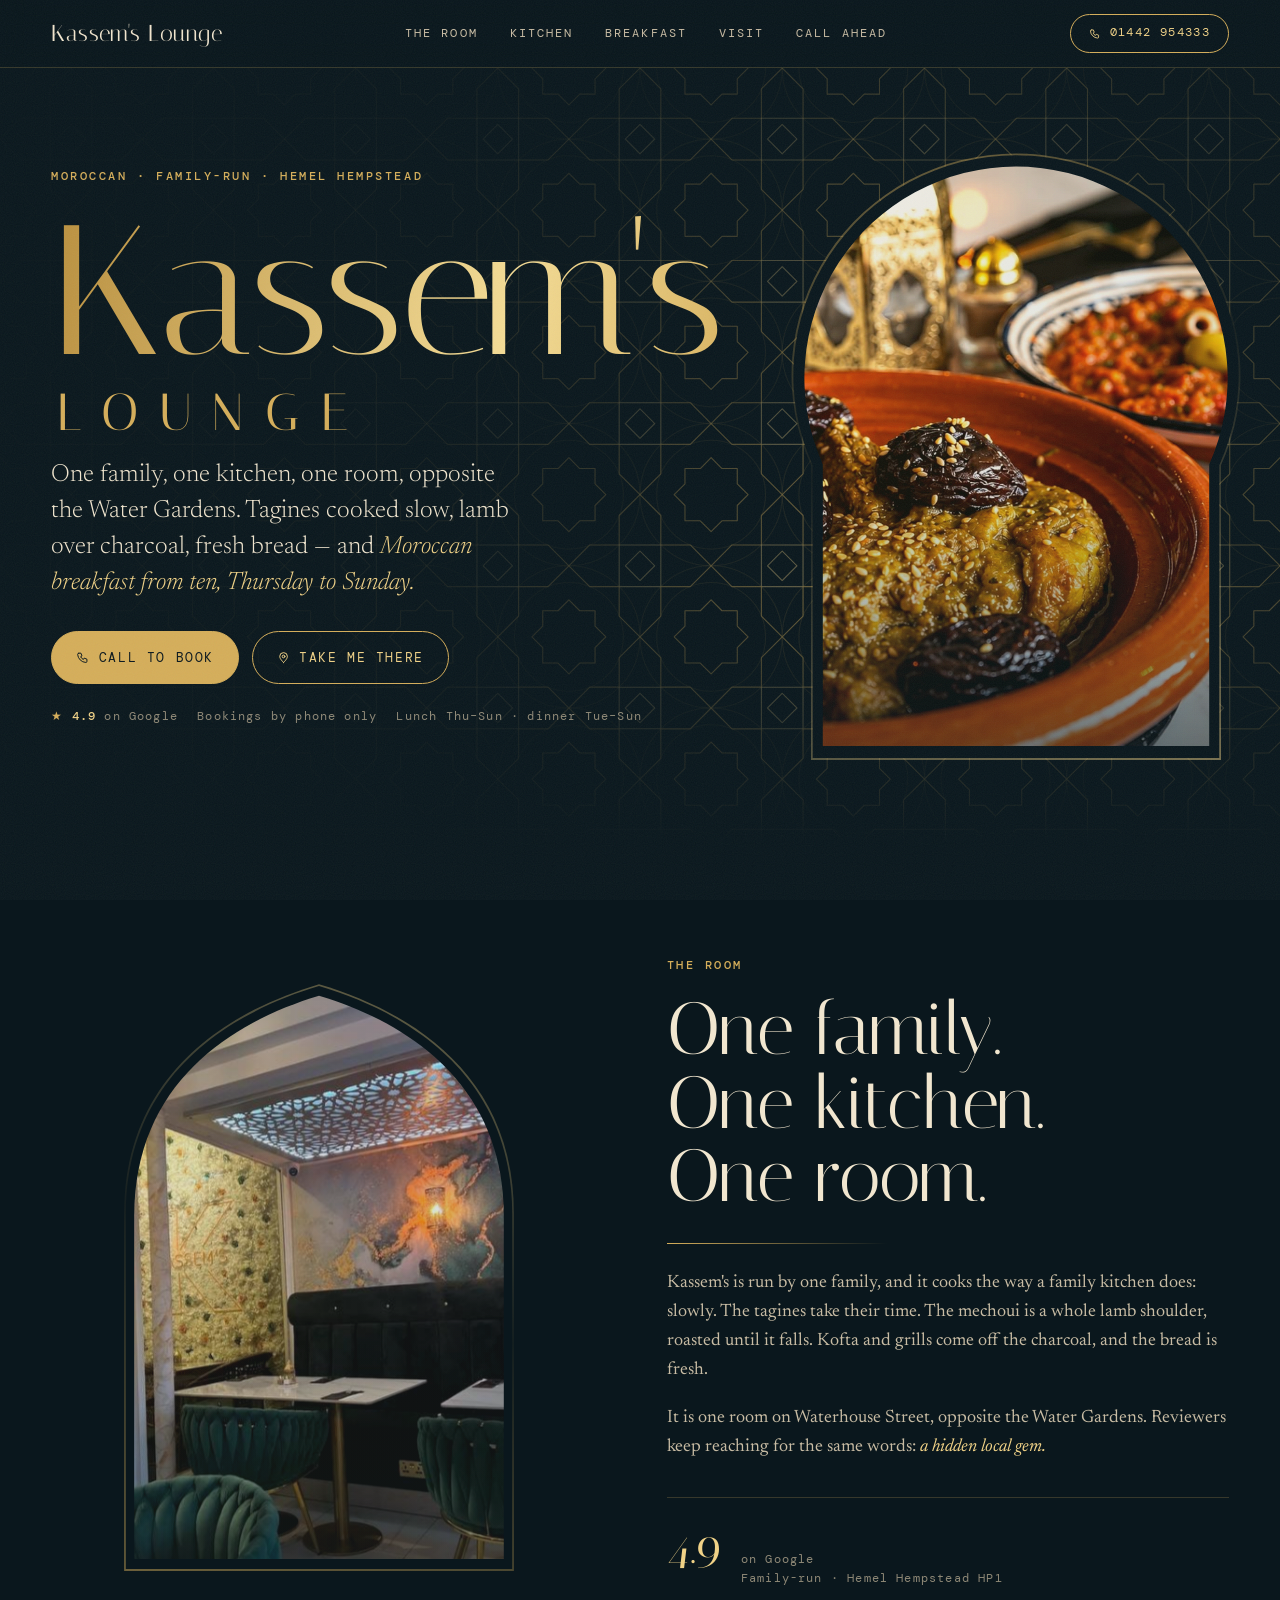
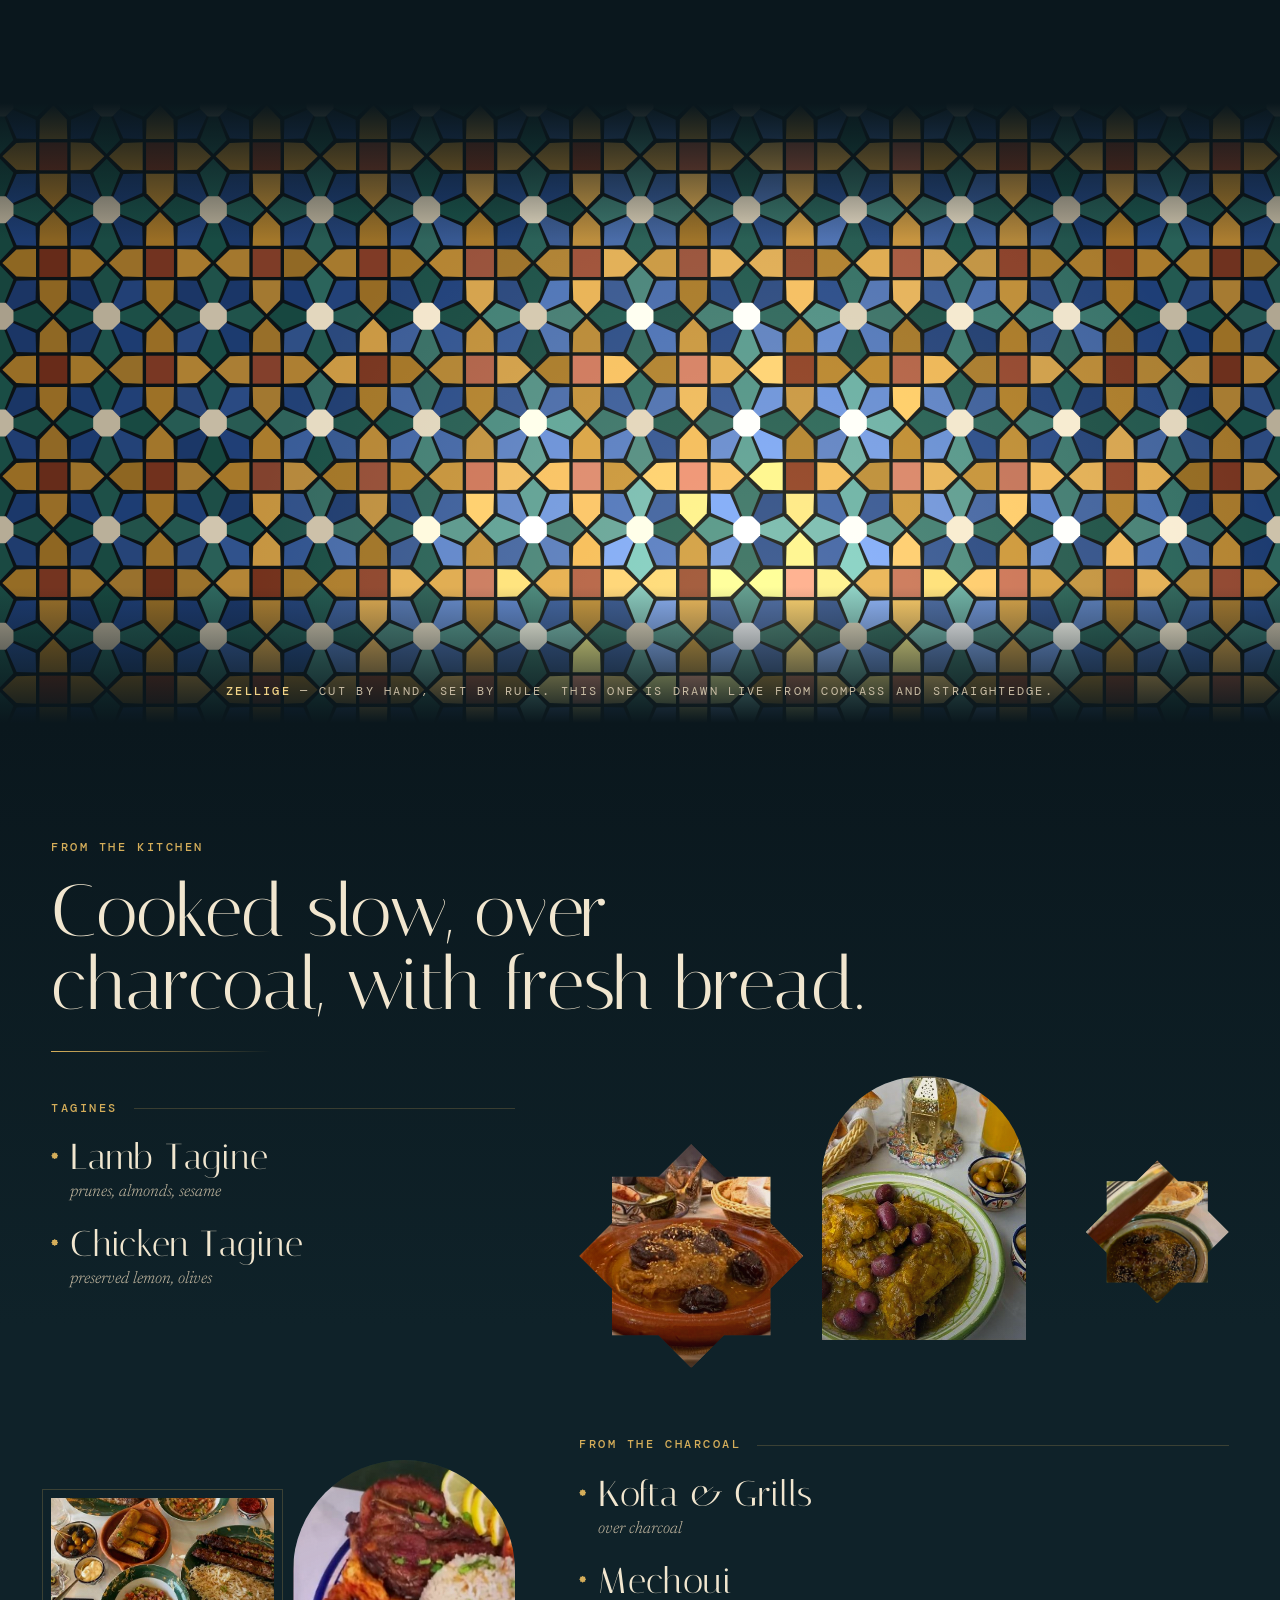
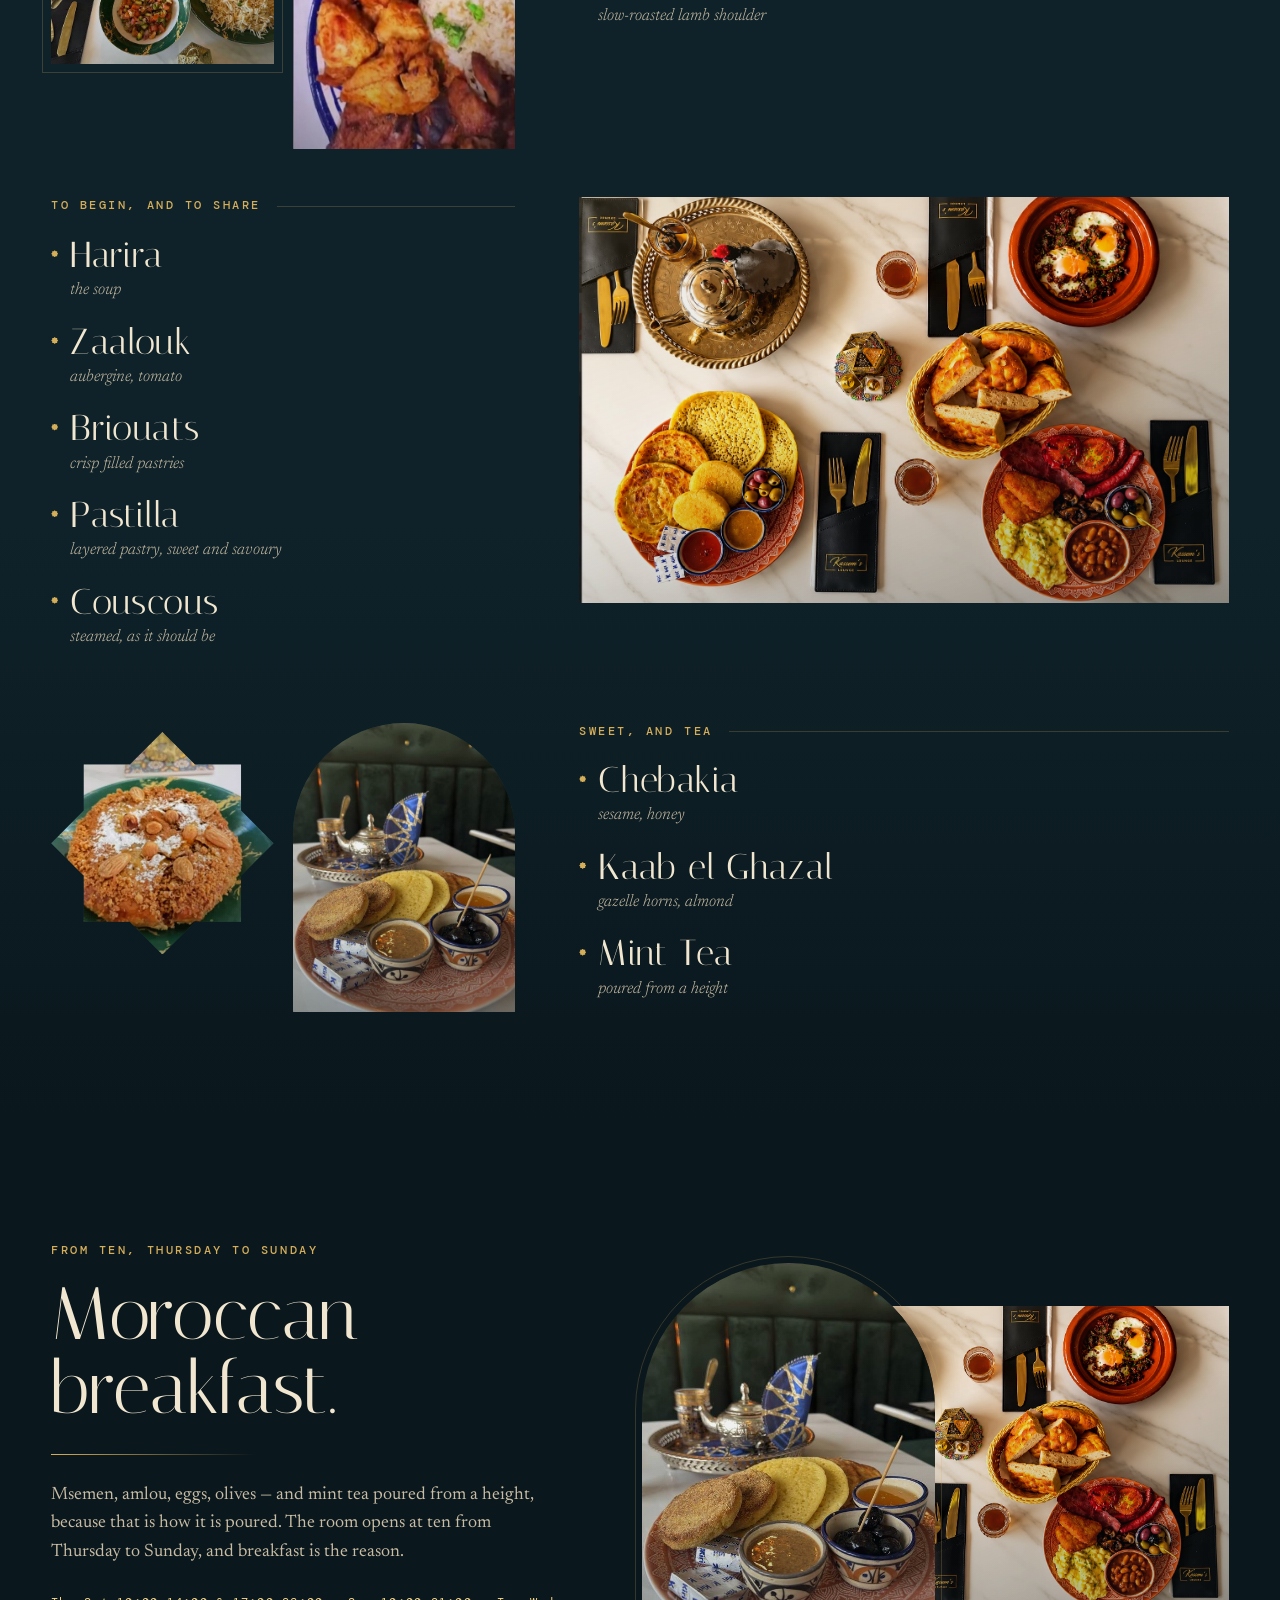
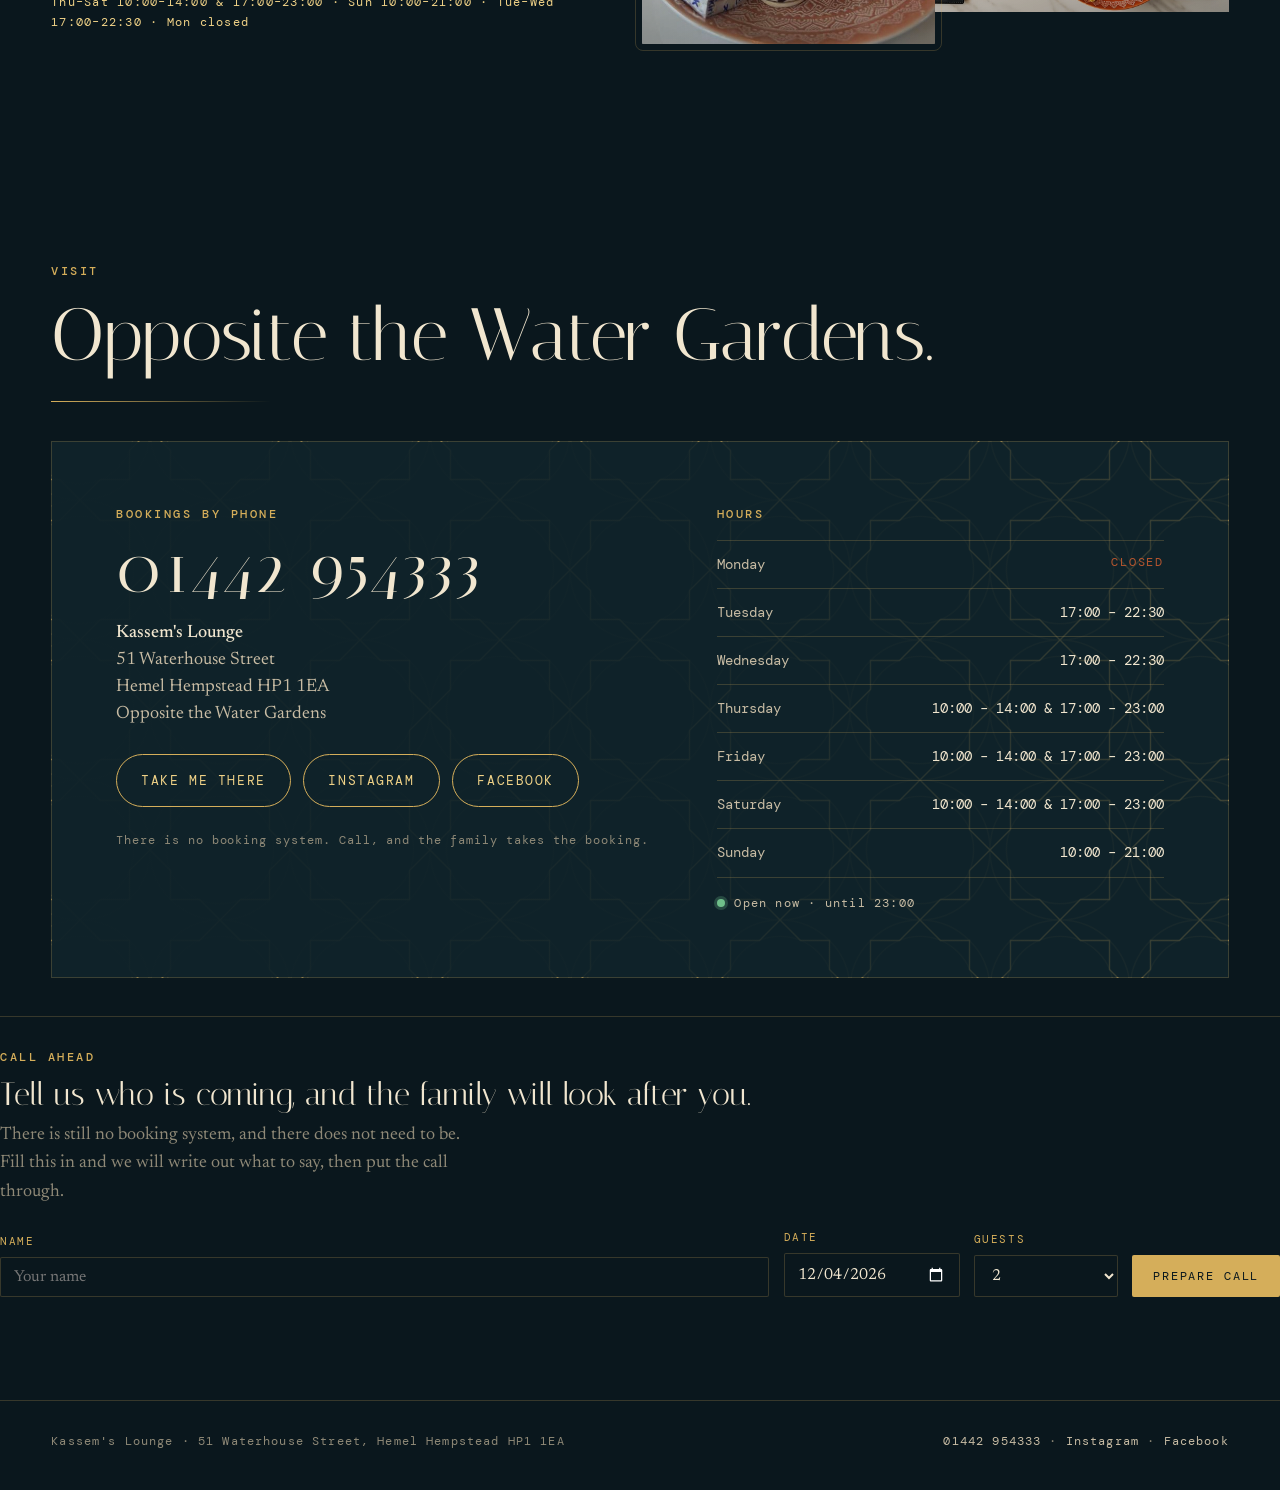
<file: v4/index.html>
<!doctype html>
<html lang="en">
<head>
<meta charset="utf-8">
<meta name="robots" content="noindex,follow">
<meta name="viewport" content="width=device-width, initial-scale=1">
<title>Kassem's Lounge</title>
<meta name="description" content="Family-run Moroccan restaurant on Waterhouse Street, Hemel Hempstead. Tagines cooked slowly, lamb over charcoal, fresh bread, and Moroccan breakfast from ten Thursday to Sunday.">
<meta property="og:title" content="Kassem's Lounge">
<meta property="og:description" content="Family-run Moroccan cooking in Hemel Hempstead. Lunch Thursday to Sunday, dinner Tuesday to Sunday. Bookings by phone.">
<meta property="og:image" content="assets/hero.jpg">
<meta property="og:type" content="restaurant">
<link rel="canonical" href="https://kassems.co.uk/">
</head>
<body>
<link rel="preconnect" href="https://fonts.googleapis.com">
<link rel="preconnect" href="https://fonts.gstatic.com" crossorigin>
<link rel="stylesheet" href="https://fonts.googleapis.com/css2?family=Italiana&family=Newsreader:ital,opsz,wght@0,6..72,300;0,6..72,400;0,6..72,500;1,6..72,300;1,6..72,400&family=DM+Mono:wght@400;500&display=swap">
<style>
/* ——— Zellige at night. One committed world: glazed tile, gold, charcoal dark. ——— */
/* Call ahead — the booking block the family actually uses: the phone. */
.callahead{margin-top:2.4rem;border-top:1px solid var(--edge);padding-top:2rem}
.ca-h{font-family:var(--display);font-size:clamp(1.35rem,3.4vw,2rem);line-height:1.15;margin:.5rem 0 0;color:var(--cream);text-wrap:balance}
.ca-sub{color:var(--cream-3);margin-top:.5rem;max-width:46ch}
.ca-grid{display:flex;flex-wrap:wrap;gap:.9rem;margin-top:1.4rem;align-items:flex-end}
.ca-grid label{display:flex;flex-direction:column;gap:.4rem;font-family:var(--mono);font-size:.68rem;letter-spacing:.14em;text-transform:uppercase;color:var(--gold);min-width:0}
.ca-grid input,.ca-grid select{font-family:var(--body);font-size:1rem;color:var(--cream);background:var(--ink);border:1px solid var(--edge);border-radius:2px;padding:.7rem .8rem;min-width:0;width:100%}
.ca-grid input:focus-visible,.ca-grid select:focus-visible,.ca-grid button:focus-visible{outline:2px solid var(--gold-2);outline-offset:2px}
.ca-name{flex:1 1 13rem}.ca-date{flex:0 1 11rem}.ca-guests{flex:0 1 9rem}
.ca-go{flex:0 0 auto;font-family:var(--mono);font-size:.72rem;letter-spacing:.16em;text-transform:uppercase;background:var(--gold);color:var(--ink);border:0;border-radius:2px;padding:.85rem 1.3rem;cursor:pointer}
.ca-go:hover{background:var(--gold-2)}
.ca-out{margin-top:1.4rem;border:1px solid var(--edge);border-left:3px solid var(--gold);background:rgba(213,174,90,.06);padding:1rem 1.1rem;border-radius:2px}
.ca-say{font-family:var(--body);font-size:1.05rem;color:var(--cream);margin:0}
.ca-acts{display:flex;flex-wrap:wrap;gap:.6rem;margin-top:.9rem}
@media (max-width:560px){.ca-grid{flex-direction:column;align-items:stretch}.ca-go{width:100%}}
:root{
  color-scheme:dark;
  --ink:#0a171d; --glaze:#0f2229; --raised:#163239; --edge:rgba(213,174,90,.22);
  --cream:#f1e6cf; --cream-2:#c8bca4; --cream-3:#8f8977;
  --gold:#d5ae5a; --gold-2:#f0d287; --gold-3:#8f6f2c;
  --clay:#b7562f; --cobalt:#2f5fa8; --teal:#1f6b5e;
  --display:'Italiana','Didot','Bodoni MT',Georgia,serif;
  --body:'Newsreader',Georgia,'Times New Roman',serif;
  --mono:'DM Mono',ui-monospace,'SF Mono',Menlo,monospace;
  --w:min(1240px,92vw);
  --hero-tile:url("data:image/svg+xml,%3Csvg xmlns='http://www.w3.org/2000/svg' width='100' height='100' viewBox='0 0 100 100' fill='none' stroke='%23d5ae5a' stroke-width='1' stroke-opacity='.55'%3E%3Cpolygon points='100,50 85.36,64.64 85.36,85.36 64.64,85.36 50,100 35.36,85.36 14.64,85.36 14.64,64.64 0,50 14.64,35.36 14.64,14.64 35.36,14.64 50,0 64.64,14.64 85.36,14.64 85.36,35.36'/%3E%3Ccircle cx='50' cy='50' r='50' stroke-opacity='.12'/%3E%3Ccircle cx='50' cy='50' r='38.27' stroke-opacity='.12'/%3E%3C/svg%3E");
  --wall-tile:url("data:image/svg+xml,%3Csvg xmlns='http://www.w3.org/2000/svg' width='100' height='100' viewBox='0 0 100 100' stroke='%230b1216' stroke-width='1' stroke-linejoin='round'%3E%3Crect width='100' height='100' fill='%230b1216' stroke='none'/%3E%3Cpolygon points='50,50 85.36,35.36 100,50 85.36,64.64' fill='%231f5f55'/%3E%3Cpolygon points='50,50 85.36,64.64 85.36,85.36 64.64,85.36' fill='%23244a8c'/%3E%3Cpolygon points='50,50 64.64,85.36 50,100 35.36,85.36' fill='%231f5f55'/%3E%3Cpolygon points='50,50 35.36,85.36 14.64,85.36 14.64,64.64' fill='%23244a8c'/%3E%3Cpolygon points='50,50 14.64,64.64 0,50 14.64,35.36' fill='%231f5f55'/%3E%3Cpolygon points='50,50 14.64,35.36 14.64,14.64 35.36,14.64' fill='%23244a8c'/%3E%3Cpolygon points='50,50 35.36,14.64 50,0 64.64,14.64' fill='%231f5f55'/%3E%3Cpolygon points='50,50 64.64,14.64 85.36,14.64 85.36,35.36' fill='%23244a8c'/%3E%3Cpolygon points='63.86,55.74 55.74,63.86 44.26,63.86 36.14,55.74 36.14,44.26 44.26,36.14 55.74,36.14 63.86,44.26' fill='%23e9dcc0'/%3E%3Cpolygon points='0,-50 14.64,-35.36 14.64,-14.64 35.36,-14.64 50,0 35.36,14.64 14.64,14.64 14.64,35.36 0,50 -14.64,35.36 -14.64,14.64 -35.36,14.64 -50,0 -35.36,-14.64 -14.64,-14.64 -14.64,-35.36' fill='%23c08a2e'/%3E%3Cpolygon points='-14.64,-14.64 14.64,-14.64 14.64,14.64 -14.64,14.64' fill='%238c3b22'/%3E%3Cpolygon points='100,-50 114.64,-35.36 114.64,-14.64 135.36,-14.64 150,0 135.36,14.64 114.64,14.64 114.64,35.36 100,50 85.36,35.36 85.36,14.64 64.64,14.64 50,0 64.64,-14.64 85.36,-14.64 85.36,-35.36' fill='%23c08a2e'/%3E%3Cpolygon points='85.36,-14.64 114.64,-14.64 114.64,14.64 85.36,14.64' fill='%238c3b22'/%3E%3Cpolygon points='0,50 14.64,64.64 14.64,85.36 35.36,85.36 50,100 35.36,114.64 14.64,114.64 14.64,135.36 0,150 -14.64,135.36 -14.64,114.64 -35.36,114.64 -50,100 -35.36,85.36 -14.64,85.36 -14.64,64.64' fill='%23c08a2e'/%3E%3Cpolygon points='-14.64,85.36 14.64,85.36 14.64,114.64 -14.64,114.64' fill='%238c3b22'/%3E%3Cpolygon points='100,50 114.64,64.64 114.64,85.36 135.36,85.36 150,100 135.36,114.64 114.64,114.64 114.64,135.36 100,150 85.36,135.36 85.36,114.64 64.64,114.64 50,100 64.64,85.36 85.36,85.36 85.36,64.64' fill='%23c08a2e'/%3E%3Cpolygon points='85.36,85.36 114.64,85.36 114.64,114.64 85.36,114.64' fill='%238c3b22'/%3E%3C/svg%3E");
  --star:polygon(100% 50%,85.36% 64.64%,85.36% 85.36%,64.64% 85.36%,50% 100%,35.36% 85.36%,14.64% 85.36%,14.64% 64.64%,0% 50%,14.64% 35.36%,14.64% 14.64%,35.36% 14.64%,50% 0%,64.64% 14.64%,85.36% 14.64%,85.36% 35.36%);
  --arch-h:url("data:image/svg+xml,%3Csvg xmlns='http://www.w3.org/2000/svg' viewBox='0 0 100 130' preserveAspectRatio='none'%3E%3Cpath d='M8 130V68.8A46 46 0 1 1 92 68.8V130Z'/%3E%3C/svg%3E");
  --arch-p:url("data:image/svg+xml,%3Csvg xmlns='http://www.w3.org/2000/svg' viewBox='0 0 100 130' preserveAspectRatio='none'%3E%3Cpath d='M8 130V52C8 22 30 8 50 2C70 8 92 22 92 52V130Z'/%3E%3C/svg%3E");
}
*,*::before,*::after{box-sizing:border-box}
html{scroll-behavior:smooth;-webkit-text-size-adjust:100%}
body{margin:0;background:var(--ink);color:var(--cream);font-family:var(--body);font-size:1.125rem;line-height:1.6;font-weight:400;overflow-x:hidden}
img{max-width:100%;display:block}
a{color:inherit}
h1,h2,h3{font-family:var(--display);font-weight:400;line-height:1;margin:0;text-wrap:balance}
p{margin:0}
:focus-visible{outline:2px solid var(--gold-2);outline-offset:3px}
.skip{position:absolute;left:-999px;top:0;background:var(--gold);color:var(--ink);padding:.6rem 1rem;font-family:var(--mono);z-index:99}
.skip:focus{left:1rem;top:1rem}

/* type roles */
.eyebrow{font-family:var(--mono);font-size:.72rem;letter-spacing:.22em;text-transform:uppercase;color:var(--gold);font-weight:500}
.leaf{background:linear-gradient(100deg,#b98f3d 0%,#f4dc95 28%,#d5ae5a 44%,#8f6f2c 58%,#f0d287 78%,#c9a24a 100%);background-size:250% 100%;background-position:0 0;-webkit-background-clip:text;background-clip:text;color:transparent}
@supports not ((-webkit-background-clip:text) or (background-clip:text)){.leaf{background:none;color:var(--gold)}}
.lede{font-size:clamp(1.2rem,1.05rem + .7vw,1.55rem);font-weight:300;line-height:1.45;color:var(--cream)}
.lede em,.copy em{font-style:italic;color:var(--gold-2)}
.copy{max-width:36rem;color:var(--cream-2)}
.copy p+p{margin-top:1.1em}
.rule{height:1px;background:linear-gradient(90deg,var(--gold),rgba(213,174,90,0));transform-origin:left;width:min(220px,40%)}

/* buttons */
.btn{display:inline-flex;align-items:center;gap:.6rem;font-family:var(--mono);font-size:.82rem;letter-spacing:.12em;text-transform:uppercase;text-decoration:none;padding:.95rem 1.5rem;border:1px solid var(--gold);border-radius:999px;color:var(--gold-2);transition:background-color .25s,color .25s,transform .25s}
.btn:hover{background:var(--gold);color:var(--ink);transform:translateY(-1px)}
.btn.solid{background:var(--gold);color:var(--ink)}
.btn.solid:hover{background:var(--gold-2)}
.btn svg{width:1em;height:1em;fill:none;stroke:currentColor;stroke-width:1.8;stroke-linecap:round;stroke-linejoin:round}

/* nav */
.nav{position:sticky;top:0;z-index:40;display:flex;align-items:center;justify-content:space-between;gap:1rem;padding:.85rem 4vw;background:rgba(10,23,29,.92);border-bottom:1px solid var(--edge)}
.nav .mark{font-family:var(--display);font-size:1.45rem;text-decoration:none;letter-spacing:.02em;color:var(--cream)}
.nav ul{display:none;list-style:none;margin:0;padding:0;gap:2rem}
.nav ul a{font-family:var(--mono);font-size:.72rem;letter-spacing:.18em;text-transform:uppercase;text-decoration:none;color:var(--cream-2);padding:.4rem 0;border-bottom:1px solid transparent;transition:color .2s,border-color .2s}
.nav ul a:hover{color:var(--gold-2);border-color:var(--gold)}
.nav .call{display:none}
@media (min-width:700px){
  .nav ul{display:flex}
  .nav .call{display:inline-flex;padding:.6rem 1.1rem;font-size:.72rem}
  @supports (backdrop-filter:blur(8px)) or (-webkit-backdrop-filter:blur(8px)){.nav{background:rgba(10,23,29,.72);-webkit-backdrop-filter:blur(12px);backdrop-filter:blur(12px)}}
}

/* hero */
.hero{position:relative;overflow:hidden;background:var(--ink) var(--hero-tile) center/120px 120px;isolation:isolate}
.hero canvas{position:absolute;inset:0;width:100%;height:100%;display:block;z-index:0}
.js .hero{background-image:none}
.hero::before{content:"";position:absolute;inset:0;z-index:1;background:
  linear-gradient(90deg,rgba(10,23,29,.97) 0%,rgba(10,23,29,.88) 34%,rgba(10,23,29,.38) 66%,rgba(10,23,29,.55) 100%),
  linear-gradient(180deg,rgba(10,23,29,.2) 0%,rgba(10,23,29,0) 30%,rgba(10,23,29,0) 70%,var(--ink) 100%);pointer-events:none}
.hero-grid{position:relative;z-index:2;width:var(--w);margin:0 auto;display:grid;gap:2.5rem;padding:3.5rem 0 4rem;min-height:min(86svh,880px);align-content:center}
.hero-copy{display:grid;gap:1.4rem;align-content:center}
.wordmark{font-size:clamp(4.2rem,15vw,11.5rem);letter-spacing:-.01em;line-height:.9}
.wordmark small{display:block;font-family:var(--display);font-size:.28em;letter-spacing:.42em;text-transform:uppercase;padding-left:.12em;margin-top:.3em;color:var(--gold)}
.hero .lede{max-width:30rem}
.cta{display:flex;flex-wrap:wrap;gap:.8rem;margin-top:.4rem}
.meta{font-family:var(--mono);font-size:.74rem;letter-spacing:.1em;color:var(--cream-3);display:flex;flex-wrap:wrap;gap:.4rem 1.2rem}
.meta b{color:var(--gold-2);font-weight:500}
.meta .star{color:var(--gold)}
.hero-arch{margin:0;position:relative;aspect-ratio:100/130;width:min(78vw,420px);justify-self:center;-webkit-mask:var(--arch-h) center/100% 100% no-repeat;mask:var(--arch-h) center/100% 100% no-repeat;overflow:hidden;background:var(--raised)}
.hero-arch::after{content:"";position:absolute;inset:0;background:linear-gradient(180deg,rgba(10,23,29,0) 55%,rgba(10,23,29,.55) 100%),linear-gradient(120deg,rgba(213,174,90,.12),rgba(31,107,94,.12));pointer-events:none}
.plx img{position:absolute;left:0;top:-10%;width:100%;height:120%;object-fit:cover;filter:saturate(1.08) contrast(1.05) brightness(.96);will-change:transform}
.hero-frame{position:relative;justify-self:center}
.hero-frame::before{content:"";position:absolute;inset:-14px;-webkit-mask:var(--arch-h) center/100% 100% no-repeat;mask:var(--arch-h) center/100% 100% no-repeat;background:linear-gradient(160deg,rgba(213,174,90,.55),rgba(213,174,90,.05) 45%,rgba(240,210,135,.5));pointer-events:none;z-index:0}
.hero-frame::after{content:"";position:absolute;inset:-12px;-webkit-mask:var(--arch-h) center/100% 100% no-repeat;mask:var(--arch-h) center/100% 100% no-repeat;background:var(--ink);pointer-events:none;z-index:0}
.hero-frame .hero-arch{position:relative;z-index:1}
@media (min-width:700px){
  .hero-grid{grid-template-columns:7fr 5fr;gap:4rem;padding:4rem 0 5rem}
  .hero-arch{width:min(38vw,460px)}
}

/* page-load orchestration: every start state is visible; reduced-motion removes it entirely */
@keyframes rise{from{transform:translate3d(0,22px,0);opacity:.3}to{transform:none;opacity:1}}
@keyframes leaf{from{background-position:130% 0}to{background-position:0 0}}
@keyframes settle{from{transform:scale(.94);opacity:.4}to{transform:none;opacity:1}}
.hero-copy>*{animation:rise 1s cubic-bezier(.2,.7,.2,1) both}
.hero-copy>:nth-child(1){animation-delay:.15s}.hero-copy>:nth-child(2){animation-delay:.3s}.hero-copy>:nth-child(3){animation-delay:.5s}.hero-copy>:nth-child(4){animation-delay:.65s}.hero-copy>:nth-child(5){animation-delay:.8s}
.wordmark .leaf{animation:leaf 3s .7s cubic-bezier(.3,.6,.2,1) both}
.hero-frame{animation:settle 1.6s .4s cubic-bezier(.2,.7,.2,1) both}

/* sections */
section{position:relative}
.wrap{width:var(--w);margin:0 auto}
.section{padding:clamp(4.5rem,9vw,8rem) 0}
.h2{font-size:clamp(2.4rem,1.6rem + 4vw,4.6rem);letter-spacing:-.005em;line-height:1;margin:.7rem 0 1.4rem}
.head{display:grid;gap:.4rem}

/* the room */
.room-grid{display:grid;gap:3rem;align-items:center}
.room-arch{margin:0;position:relative;aspect-ratio:100/130;width:min(80vw,440px);justify-self:center;-webkit-mask:var(--arch-p) center/100% 100% no-repeat;mask:var(--arch-p) center/100% 100% no-repeat;overflow:hidden;background:var(--raised)}
.room-arch::after{content:"";position:absolute;inset:0;background:linear-gradient(180deg,rgba(10,23,29,0) 60%,rgba(10,23,29,.5) 100%),linear-gradient(200deg,rgba(47,95,168,.18),rgba(213,174,90,.1));pointer-events:none}
.room-frame{position:relative;justify-self:center}
.room-frame::before{content:"";position:absolute;inset:-12px;-webkit-mask:var(--arch-p) center/100% 100% no-repeat;mask:var(--arch-p) center/100% 100% no-repeat;background:linear-gradient(20deg,rgba(213,174,90,.5),rgba(213,174,90,.06) 50%,rgba(240,210,135,.45))}
.room-frame::after{content:"";position:absolute;inset:-10px;-webkit-mask:var(--arch-p) center/100% 100% no-repeat;mask:var(--arch-p) center/100% 100% no-repeat;background:var(--ink)}
.room-frame .room-arch{position:relative;z-index:1}
.gem{margin:2.2rem 0 0;padding:1.4rem 0 0;border-top:1px solid var(--edge);display:grid;grid-template-columns:auto 1fr;gap:1.2rem;align-items:baseline}
.gem .big{font-family:var(--display);font-size:3.2rem;line-height:1;color:var(--gold-2)}
.gem p{font-family:var(--mono);font-size:.74rem;letter-spacing:.1em;color:var(--cream-3);line-height:1.6}
@media (min-width:860px){.room-grid{grid-template-columns:1fr 1.05fr;gap:5rem}.room-frame{order:-1}}

/* the zellige wall */
.wall{position:relative;height:clamp(300px,52vw,620px);overflow:hidden;background:var(--ink) var(--wall-tile) center/96px 96px;isolation:isolate}
.wall canvas{position:absolute;inset:0;width:100%;height:100%;display:block}
.js .wall{background-image:none}
.wall::before,.wall::after{content:"";position:absolute;left:0;right:0;height:22%;z-index:2;pointer-events:none}
.wall::before{top:0;background:linear-gradient(180deg,var(--ink),rgba(10,23,29,0))}
.wall::after{bottom:0;background:linear-gradient(0deg,var(--ink),rgba(10,23,29,0))}
.wall-cap{position:absolute;left:0;right:0;bottom:1.4rem;z-index:3;text-align:center;font-family:var(--mono);font-size:.72rem;letter-spacing:.2em;text-transform:uppercase;color:var(--cream-2);padding:0 4vw}
.wall-cap b{color:var(--gold-2);font-weight:500}

/* the kitchen */
.kitchen{background:linear-gradient(180deg,var(--ink),var(--glaze) 30%,var(--glaze) 70%,var(--ink))}
.carte{display:grid;gap:4.5rem;margin-top:3rem}
.course{display:grid;gap:2rem;align-items:start}
.course .label{display:flex;align-items:center;gap:1rem}
.course .label::after{content:"";flex:1;height:1px;background:var(--edge)}
.dishes{list-style:none;margin:1.2rem 0 0;padding:0;display:grid;gap:1.1rem}
.dishes li{display:grid;gap:.15rem;position:relative;padding-left:1.2rem}
.dishes li::before{content:"";position:absolute;left:0;top:.95rem;width:7px;height:7px;background:var(--gold);clip-path:var(--star);transform:scale(1);transition:transform .3s}
.dishes li:hover::before{transform:scale(1.9) rotate(22.5deg)}
.dish{font-family:var(--display);font-size:clamp(1.7rem,1.3rem + 1.2vw,2.3rem);letter-spacing:.01em;color:var(--cream);line-height:1.1}
.how{font-style:italic;font-weight:300;color:var(--cream-2);font-size:1.05rem}
.shelf{display:grid;grid-template-columns:repeat(2,1fr);gap:1.2rem;align-items:center}
.tile{margin:0;position:relative;overflow:hidden;background:var(--raised);aspect-ratio:1}
.tile img{width:100%;height:100%;object-fit:cover;filter:saturate(1.08) contrast(1.06) brightness(.94);transition:transform .8s cubic-bezier(.2,.7,.2,1)}
.tile:hover img{transform:scale(1.05)}
.tile::after{content:"";position:absolute;inset:0;background:linear-gradient(160deg,rgba(213,174,90,.14),rgba(10,23,29,0) 40%,rgba(10,23,29,.35) 100%);pointer-events:none}
.tile .sheen{position:absolute;inset:-40% -60%;background:linear-gradient(110deg,rgba(240,210,135,0) 40%,rgba(240,210,135,.28) 50%,rgba(240,210,135,0) 60%);transform:translate3d(-45%,0,0);pointer-events:none;transition:transform 1.1s cubic-bezier(.2,.7,.2,1)}
.tile:hover .sheen{transform:translate3d(45%,0,0)}
.tile.star{clip-path:var(--star)}
.tile.arch{aspect-ratio:100/130;border-radius:999px 999px 6px 6px}
.tile.framed{aspect-ratio:4/3;outline:1px solid var(--edge);outline-offset:8px}
.tile.wide{aspect-ratio:16/10}
.tile.up{transform:translateY(-1.5rem)}
.tile.down{transform:translateY(1.5rem)}
.tile.small{width:78%;justify-self:end}
@media (min-width:860px){
  .course{grid-template-columns:5fr 7fr;gap:4rem}
  .course:nth-child(even) .text{order:2}
  .shelf.three{grid-template-columns:1.1fr 1fr .9fr}
}

/* breakfast */
.breakfast-grid{display:grid;gap:3rem;align-items:center}
.stack{position:relative;display:grid;grid-template-columns:repeat(12,1fr);align-items:end}
.stack .tile.wide{grid-column:3/13;grid-row:1}
.stack .tea{grid-column:1/7;grid-row:1;z-index:2;margin-bottom:-2rem;aspect-ratio:100/130;border-radius:999px 999px 6px 6px;outline:1px solid var(--edge);outline-offset:6px;background:var(--ink)}
.steam{position:absolute;left:50%;top:18%;width:34%;aspect-ratio:1;margin-left:-17%;pointer-events:none;display:none;z-index:3}
.steam i{position:absolute;inset:0;border-radius:50%;background:radial-gradient(circle,rgba(241,230,207,.5),rgba(241,230,207,0) 62%);filter:blur(8px);opacity:0;animation:steam 5.5s linear infinite}
.steam i:nth-child(2){animation-delay:1.8s;left:-22%}.steam i:nth-child(3){animation-delay:3.6s;left:22%}
@keyframes steam{0%{transform:translate3d(0,15%,0) scale(.5);opacity:0}20%{opacity:.75}100%{transform:translate3d(-12%,-150%,0) scale(1.5);opacity:0}}
.hoursline{margin-top:1.6rem;font-family:var(--mono);font-size:.78rem;letter-spacing:.1em;color:var(--gold-2)}
@media (min-width:860px){.breakfast-grid{grid-template-columns:1fr 1.15fr;gap:5rem}.motion .steam{display:block}}

/* visit */
.visit{padding-bottom:clamp(4rem,8vw,7rem)}
.panel{position:relative;border:1px solid var(--edge);background:var(--glaze) var(--hero-tile) center/140px 140px;overflow:hidden}
.panel::before{content:"";position:absolute;inset:0;background:linear-gradient(90deg,rgba(15,34,41,.98),rgba(15,34,41,.9) 55%,rgba(15,34,41,.6));pointer-events:none}
.panel>*{position:relative}
.panel-grid{display:grid;gap:2.6rem;padding:clamp(2rem,5vw,4rem)}
.phone{font-family:var(--display);font-size:clamp(2.4rem,1.4rem + 4.5vw,4.4rem);text-decoration:none;letter-spacing:.02em;line-height:1;display:inline-block;color:var(--cream)}
.phone:hover{color:var(--gold-2)}
.addr{font-style:normal;color:var(--cream-2);line-height:1.5;margin-top:1rem}
.addr b{font-weight:500;color:var(--cream)}
.hours{margin:1rem 0 0;padding:0;display:grid;font-family:var(--mono);font-size:.9rem;font-variant-numeric:tabular-nums}
.hours div{display:flex;justify-content:space-between;gap:1rem;padding:.75rem 0;border-top:1px solid var(--edge)}
.hours div:last-child{border-bottom:1px solid var(--edge)}
.hours dt{color:var(--cream-2)}.hours dd{margin:0;color:var(--cream)}
.hours .closed dd{color:var(--clay);letter-spacing:.14em;text-transform:uppercase;font-size:.78rem}
#now{font-family:var(--mono);font-size:.76rem;letter-spacing:.1em;margin-top:1rem;display:flex;align-items:center;gap:.6rem;color:var(--cream-2)}
#now::before{content:"";width:8px;height:8px;border-radius:50%;background:var(--cream-3);box-shadow:0 0 0 3px rgba(143,137,119,.2)}
#now[data-state="open"]::before{background:#6fbf8a;box-shadow:0 0 0 3px rgba(111,191,138,.25)}
#now[data-state="closed"]::before{background:var(--clay);box-shadow:0 0 0 3px rgba(183,86,47,.25)}
.social{display:flex;flex-wrap:wrap;gap:.8rem;margin-top:1.6rem}
.note{font-family:var(--mono);font-size:.74rem;letter-spacing:.08em;color:var(--cream-3);margin-top:1.4rem;line-height:1.7}
@media (min-width:860px){.panel-grid{grid-template-columns:1.2fr 1fr;gap:4rem}}

/* footer + thumb bar */
footer{border-top:1px solid var(--edge);padding:2rem 0 calc(2rem + 68px + env(safe-area-inset-bottom));font-family:var(--mono);font-size:.72rem;letter-spacing:.1em;color:var(--cream-3)}
footer .wrap{display:flex;flex-wrap:wrap;justify-content:space-between;gap:.8rem 2rem}
footer a{text-decoration:none;color:var(--cream-2)}footer a:hover{color:var(--gold-2)}
.thumb{position:fixed;left:0;right:0;bottom:0;z-index:45;display:grid;grid-template-columns:1fr 1fr;gap:1px;background:var(--edge);border-top:1px solid var(--edge);padding-bottom:env(safe-area-inset-bottom)}
.thumb a{display:flex;align-items:center;justify-content:center;gap:.5rem;padding:1rem;background:var(--ink);color:var(--gold-2);text-decoration:none;font-family:var(--mono);font-size:.78rem;letter-spacing:.14em;text-transform:uppercase}
.thumb a:first-child{background:var(--gold);color:var(--ink)}
.thumb svg{width:1em;height:1em;fill:none;stroke:currentColor;stroke-width:1.8;stroke-linecap:round;stroke-linejoin:round}
@media (min-width:700px){.thumb{display:none}footer{padding-bottom:2.4rem}}

/* grain: a static overlay, desktop only */
.grain{display:none;position:fixed;inset:0;z-index:60;pointer-events:none;opacity:.055;background:url("data:image/svg+xml,%3Csvg xmlns='http://www.w3.org/2000/svg' width='200' height='200'%3E%3Cfilter id='n'%3E%3CfeTurbulence type='fractalNoise' baseFrequency='.9' numOctaves='2' stitchTiles='stitch'/%3E%3C/filter%3E%3Crect width='200' height='200' filter='url(%23n)'/%3E%3C/svg%3E") repeat}
@media (min-width:700px){.grain{display:block}}

@media (prefers-reduced-motion:reduce){
  html{scroll-behavior:auto}
  *,*::before,*::after{animation:none!important;transition:none!important}
  .steam{display:none!important}
  .plx img{will-change:auto}
}
</style>

<a class="skip" href="#kitchen">Skip to the menu</a>

<header class="nav">
  <a class="mark" href="#top">Kassem's Lounge</a>
  <nav aria-label="Sections">
    <ul>
      <li><a href="#room">The room</a></li>
      <li><a href="#kitchen">Kitchen</a></li>
      <li><a href="#breakfast">Breakfast</a></li>
      <li><a href="#visit">Visit</a></li>
      <li><a href="#callahead">Call ahead</a></li>
    </ul>
  </nav>
  <a class="btn call" href="tel:01442954333"><svg viewBox="0 0 24 24" aria-hidden="true"><path d="M5 4h4l2 5-2.5 1.5a11 11 0 0 0 5 5L15 13l5 2v4a2 2 0 0 1-2 2A16 16 0 0 1 3 6a2 2 0 0 1 2-2"/></svg>01442 954333</a>
</header>

<main id="top">

<section class="hero" aria-labelledby="name">
  <canvas id="girih" aria-hidden="true"></canvas>
  <div class="hero-grid">
    <div class="hero-copy">
      <p class="eyebrow">Moroccan · family-run · Hemel Hempstead</p>
      <h1 id="name" class="wordmark"><span class="leaf">Kassem's</span><small>Lounge</small></h1>
      <p class="lede">One family, one kitchen, one room, opposite the Water Gardens. Tagines cooked slow, lamb over charcoal, fresh bread — and <em>Moroccan breakfast from ten, Thursday to Sunday.</em></p>
      <div class="cta">
        <a class="btn solid" href="tel:01442954333"><svg viewBox="0 0 24 24" aria-hidden="true"><path d="M5 4h4l2 5-2.5 1.5a11 11 0 0 0 5 5L15 13l5 2v4a2 2 0 0 1-2 2A16 16 0 0 1 3 6a2 2 0 0 1 2-2"/></svg>Call to book</a>
        <a class="btn" href="https://www.google.com/maps/dir/?api=1&amp;destination=Kassem%27s+Lounge%2C+51+Waterhouse+Street%2C+Hemel+Hempstead+HP1+1EA" target="_blank" rel="noopener"><svg viewBox="0 0 24 24" aria-hidden="true"><path d="M12 21s-7-6.2-7-11a7 7 0 0 1 14 0c0 4.8-7 11-7 11z"/><circle cx="12" cy="10" r="2.5"/></svg>Take me there</a>
      </div>
      <p class="meta"><span><span class="star">★</span> <b>4.9</b> on Google</span><span>Bookings by phone only</span><span>Lunch Thu–Sun · dinner Tue–Sun</span></p>
    </div>
    <div class="hero-frame">
      <figure class="hero-arch plx"><img src="../assets/hero.jpg" alt="A lamb tagine at Kassem's Lounge, lid lifted, steam rising over prunes and almonds" width="800" height="1040" fetchpriority="high"></figure>
    </div>
  </div>
</section>

<section id="room" class="section" aria-labelledby="room-h">
  <div class="wrap room-grid">
    <div>
      <div class="head">
        <p class="eyebrow">The room</p>
        <h2 id="room-h" class="h2">One family. One kitchen. One room.</h2>
        <div class="rule"></div>
      </div>
      <div class="copy" style="margin-top:1.6rem">
        <p>Kassem's is run by one family, and it cooks the way a family kitchen does: slowly. The tagines take their time. The mechoui is a whole lamb shoulder, roasted until it falls. Kofta and grills come off the charcoal, and the bread is fresh.</p>
        <p>It is one room on Waterhouse Street, opposite the Water Gardens. Reviewers keep reaching for the same words: <em>a hidden local gem.</em></p>
      </div>
      <div class="gem">
        <span class="big">4.9</span>
        <p>on Google<br>Family-run · Hemel Hempstead HP1</p>
      </div>
    </div>
    <div class="room-frame">
      <figure class="room-arch plx"><img src="../assets/interior.jpg" alt="Inside Kassem's Lounge: the single dining room, tables laid, warm light" width="800" height="1040" loading="lazy"></figure>
    </div>
  </div>
</section>

<section class="wall" aria-label="Zellige tilework, drawn live">
  <canvas id="zellige" aria-hidden="true"></canvas>
  <p class="wall-cap"><b>Zellige</b> — cut by hand, set by rule. This one is drawn live from compass and straightedge.</p>
</section>

<section id="kitchen" class="section kitchen" aria-labelledby="kitchen-h">
  <div class="wrap">
    <div class="head">
      <p class="eyebrow">From the kitchen</p>
      <h2 id="kitchen-h" class="h2">Cooked slow, over charcoal, with fresh bread.</h2>
      <div class="rule"></div>
    </div>

    <div class="carte">

      <article class="course">
        <div class="text">
          <p class="eyebrow label">Tagines</p>
          <ul class="dishes">
            <li><span class="dish">Lamb Tagine</span><span class="how">prunes, almonds, sesame</span></li>
            <li><span class="dish">Chicken Tagine</span><span class="how">preserved lemon, olives</span></li>
          </ul>
        </div>
        <div class="shelf three">
          <figure class="tile star down"><img src="../assets/lamb-tagine.jpg" alt="Lamb tagine with prunes, almonds and sesame" loading="lazy"><span class="sheen"></span></figure>
          <figure class="tile arch up"><img src="../assets/chicken-tagine.jpg" alt="Chicken tagine with preserved lemon and green olives" loading="lazy"><span class="sheen"></span></figure>
          <figure class="tile star small"><img src="../assets/open-tagine.jpg" alt="A tagine opened at the table, steam rising" loading="lazy"><span class="sheen"></span></figure>
        </div>
      </article>

      <article class="course">
        <div class="text">
          <p class="eyebrow label">From the charcoal</p>
          <ul class="dishes">
            <li><span class="dish">Kofta &amp; Grills</span><span class="how">over charcoal</span></li>
            <li><span class="dish">Mechoui</span><span class="how">slow-roasted lamb shoulder</span></li>
          </ul>
        </div>
        <div class="shelf">
          <figure class="tile framed"><img src="../assets/kofta-grill.jpg" alt="Kofta and grilled meats fresh off the charcoal" loading="lazy"><span class="sheen"></span></figure>
          <figure class="tile arch down"><img src="../assets/mixed-grill.jpg" alt="A mixed grill platter with bread and salad" loading="lazy"><span class="sheen"></span></figure>
        </div>
      </article>

      <article class="course">
        <div class="text">
          <p class="eyebrow label">To begin, and to share</p>
          <ul class="dishes">
            <li><span class="dish">Harira</span><span class="how">the soup</span></li>
            <li><span class="dish">Zaalouk</span><span class="how">aubergine, tomato</span></li>
            <li><span class="dish">Briouats</span><span class="how">crisp filled pastries</span></li>
            <li><span class="dish">Pastilla</span><span class="how">layered pastry, sweet and savoury</span></li>
            <li><span class="dish">Couscous</span><span class="how">steamed, as it should be</span></li>
          </ul>
        </div>
        <div class="shelf">
          <figure class="tile wide" style="grid-column:1/-1"><img src="../assets/brunch-spread.jpg" alt="A spread of plates across the table at Kassem's Lounge" loading="lazy"><span class="sheen"></span></figure>
        </div>
      </article>

      <article class="course">
        <div class="text">
          <p class="eyebrow label">Sweet, and tea</p>
          <ul class="dishes">
            <li><span class="dish">Chebakia</span><span class="how">sesame, honey</span></li>
            <li><span class="dish">Kaab el Ghazal</span><span class="how">gazelle horns, almond</span></li>
            <li><span class="dish">Mint Tea</span><span class="how">poured from a height</span></li>
          </ul>
        </div>
        <div class="shelf">
          <figure class="tile star up"><img src="../assets/almond-pastry.jpg" alt="Kaab el ghazal almond pastries" loading="lazy"><span class="sheen"></span></figure>
          <figure class="tile arch"><img src="../assets/msemen-tea.jpg" alt="Mint tea poured from a height beside msemen" loading="lazy"><span class="sheen"></span></figure>
        </div>
      </article>

    </div>
  </div>
</section>

<section id="breakfast" class="section" aria-labelledby="bf-h">
  <div class="wrap breakfast-grid">
    <div>
      <div class="head">
        <p class="eyebrow">From ten, Thursday to Sunday</p>
        <h2 id="bf-h" class="h2">Moroccan breakfast.</h2>
        <div class="rule"></div>
      </div>
      <div class="copy" style="margin-top:1.6rem">
        <p>Msemen, amlou, eggs, olives — and mint tea poured from a height, because that is how it is poured. The room opens at ten from Thursday to Sunday, and breakfast is the reason.</p>
      </div>
      <p class="hoursline">Thu–Sat 10:00–14:00 &amp; 17:00–23:00 · Sun 10:00–21:00 · Tue–Wed 17:00–22:30 · Mon closed</p>
    </div>
    <div class="stack">
      <figure class="tile wide"><img src="../assets/brunch-spread.jpg" alt="Moroccan breakfast spread: msemen, amlou, eggs and olives" loading="lazy"><span class="sheen"></span></figure>
      <figure class="tile tea"><img src="../assets/msemen-tea.jpg" alt="A glass of mint tea and a plate of msemen" loading="lazy"><span class="sheen"></span>
        <span class="steam" aria-hidden="true"><i></i><i></i><i></i></span>
      </figure>
    </div>
  </div>
</section>

<section id="visit" class="section visit" aria-labelledby="visit-h">
  <div class="wrap">
    <div class="head">
      <p class="eyebrow">Visit</p>
      <h2 id="visit-h" class="h2">Opposite the Water Gardens.</h2>
      <div class="rule"></div>
    </div>
    <div class="panel" style="margin-top:2.4rem">
      <div class="panel-grid">
        <div>
          <p class="eyebrow">Bookings by phone</p>
          <a class="phone" href="tel:01442954333" style="margin-top:.6rem">01442 954333</a>
          <address class="addr"><b>Kassem's Lounge</b><br>51 Waterhouse Street<br>Hemel Hempstead HP1 1EA<br>Opposite the Water Gardens</address>
          <div class="social">
            <a class="btn" href="https://www.google.com/maps/dir/?api=1&amp;destination=Kassem%27s+Lounge%2C+51+Waterhouse+Street%2C+Hemel+Hempstead+HP1+1EA" target="_blank" rel="noopener">Take me there</a>
            <a class="btn" href="https://www.instagram.com/kassems.lounge/" target="_blank" rel="noopener">Instagram</a>
            <a class="btn" href="https://www.facebook.com/p/Kassems-Lounge-61577196157049/" target="_blank" rel="noopener">Facebook</a>
          </div>
          <p class="note">There is no booking system. Call, and the family takes the booking.</p>
        </div>
        <div>
          <p class="eyebrow">Hours</p>
          <dl class="hours">
            <div class="closed"><dt>Monday</dt><dd>Closed</dd></div>
            <div><dt>Tuesday</dt><dd>17:00 – 22:30</dd></div>
            <div><dt>Wednesday</dt><dd>17:00 – 22:30</dd></div>
            <div><dt>Thursday</dt><dd>10:00 – 14:00 &amp; 17:00 – 23:00</dd></div>
            <div><dt>Friday</dt><dd>10:00 – 14:00 &amp; 17:00 – 23:00</dd></div>
            <div><dt>Saturday</dt><dd>10:00 – 14:00 &amp; 17:00 – 23:00</dd></div>
            <div><dt>Sunday</dt><dd>10:00 – 21:00</dd></div>
          </dl>
          <p id="now" hidden></p>
        </div>
      </div>
    </div>
  </div>

<div class="callahead" id="callahead">
<p class="eyebrow">Call ahead</p>
<h3 class="ca-h">Tell us who is coming, and the family will look after you.</h3>
<p class="ca-sub">There is still no booking system, and there does not need to be. Fill this in and we will write out what to say, then put the call through.</p>
<form class="ca-grid" id="ca-form">
<label class="ca-name">Name<input id="ca-name" type="text" autocomplete="name" placeholder="Your name"></label>
<label class="ca-date">Date<input id="ca-date" type="date"></label>
<label class="ca-guests">Guests<select id="ca-guests">
<option>1</option><option selected>2</option><option>3</option><option>4</option><option>5</option><option>6</option><option>7</option><option>8</option><option>9</option><option>10</option><option>11</option><option>12</option>
</select></label>
<button class="ca-go" type="submit">Prepare call</button>
</form>
<div class="ca-out" id="ca-out" hidden>
<p class="ca-say" id="ca-say"></p>
<div class="ca-acts">
<a class="btn call" id="ca-call" href="tel:01442954333"><svg viewBox="0 0 24 24" aria-hidden="true"><path d="M5 4h4l2 5-2.5 1.5a11 11 0 0 0 5 5L15 13l5 2v4a2 2 0 0 1-2 2A16 16 0 0 1 3 6a2 2 0 0 1 2-2"/></svg>Call 01442 954333</a>
<button class="btn" type="button" id="ca-copy">Copy</button>
</div>
</div>
<noscript><p class="note">Call <a class="phone" href="tel:01442954333">01442 954333</a> and the family will take the booking.</p></noscript>
</div>
</section>

</main>

<footer>
  <div class="wrap">
    <span>Kassem's Lounge · 51 Waterhouse Street, Hemel Hempstead HP1 1EA</span>
    <span><a href="tel:01442954333">01442 954333</a> · <a href="https://www.instagram.com/kassems.lounge/" target="_blank" rel="noopener">Instagram</a> · <a href="https://www.facebook.com/p/Kassems-Lounge-61577196157049/" target="_blank" rel="noopener">Facebook</a></span>
  </div>
</footer>

<div class="thumb" aria-label="Quick actions">
  <a href="tel:01442954333"><svg viewBox="0 0 24 24" aria-hidden="true"><path d="M5 4h4l2 5-2.5 1.5a11 11 0 0 0 5 5L15 13l5 2v4a2 2 0 0 1-2 2A16 16 0 0 1 3 6a2 2 0 0 1 2-2"/></svg>Call</a>
  <a href="https://www.google.com/maps/dir/?api=1&amp;destination=Kassem%27s+Lounge%2C+51+Waterhouse+Street%2C+Hemel+Hempstead+HP1+1EA" target="_blank" rel="noopener"><svg viewBox="0 0 24 24" aria-hidden="true"><path d="M12 21s-7-6.2-7-11a7 7 0 0 1 14 0c0 4.8-7 11-7 11z"/><circle cx="12" cy="10" r="2.5"/></svg>Take me there</a>
</div>
<div class="grain" aria-hidden="true"></div>

<script type="application/ld+json">
{"@context":"https://schema.org","@type":"Restaurant","name":"Kassem's Lounge","servesCuisine":"Moroccan","telephone":"+441442954333","address":{"@type":"PostalAddress","streetAddress":"51 Waterhouse Street","addressLocality":"Hemel Hempstead","postalCode":"HP1 1EA","addressCountry":"GB"},"openingHours":["Tu-We 17:00-22:30","Th-Sa 10:00-14:00","Th-Sa 17:00-23:00","Su 10:00-21:00"],"sameAs":["https://www.instagram.com/kassems.lounge/","https://www.facebook.com/p/Kassems-Lounge-61577196157049/"],"acceptsReservations":"True"}
</script>

<script>
(function () {
  'use strict';
  var root = document.documentElement;
  var reduce = window.matchMedia('(prefers-reduced-motion: reduce)').matches;
  var small = window.matchMedia('(max-width: 699px)').matches;
  var animate = !reduce && !small;           // phones and reduced-motion get one static frame, no loop
  root.classList.add('js');
  if (animate) root.classList.add('motion');

  /* —— 8-fold star-and-cross tessellation, pitch S ——
     star: tips r=.5S at 45k°, inner r=.38268S at 22.5+45k°; the cross is the gap between four stars. */
  var SIN = 0.38268;
  var CR = [[0,-.5],[.1464,-.3536],[.1464,-.1464],[.3536,-.1464],[.5,0],[.3536,.1464],[.1464,.1464],[.1464,.3536],[0,.5],[-.1464,.3536],[-.1464,.1464],[-.3536,.1464],[-.5,0],[-.3536,-.1464],[-.1464,-.1464],[-.1464,-.3536]];
  function starRel(S) { var p = []; for (var k = 0; k < 16; k++) { var a = k * Math.PI / 8, r = k % 2 ? S * SIN : S * 0.5; p.push([r * Math.cos(a), r * Math.sin(a)]); } return p; }
  function ease(p) { return p <= 0 ? 0 : p >= 1 ? 1 : 1 - Math.pow(1 - p, 3); }
  function inset(pts, gap) {                    // pull every vertex toward the centroid by a fixed grout width
    var cx = 0, cy = 0, n = pts.length, i;
    for (i = 0; i < n; i++) { cx += pts[i][0]; cy += pts[i][1]; }
    cx /= n; cy /= n;
    var out = [];
    for (i = 0; i < n; i++) { var dx = cx - pts[i][0], dy = cy - pts[i][1], d = Math.hypot(dx, dy) || 1, f = Math.min(0.45, gap / d); out.push([pts[i][0] + dx * f, pts[i][1] + dy * f]); }
    return { pts: out, cx: cx, cy: cy };
  }

  var COBALT = [36, 74, 140], TEAL = [31, 95, 85], CREAM = [233, 220, 192], OCHRE = [192, 138, 46], CLAY = [140, 59, 34];

  function Tiles(canvas, mode) {
    var ctx = canvas.getContext('2d');
    if (!ctx) return;
    var W = 0, H = 0, S = 0, cells = [], pieces = [], t0 = performance.now(), last = 0, running = false, raf = 0, inView = false, built = false;

    function build() {
      var r = canvas.getBoundingClientRect(); W = r.width; H = r.height;
      if (!W || !H) return;
      var dpr = Math.min(window.devicePixelRatio || 1, animate ? 1.5 : 2);
      canvas.width = Math.round(W * dpr); canvas.height = Math.round(H * dpr);
      ctx.setTransform(dpr, 0, 0, dpr, 0, 0);
      S = mode === 'hero' ? Math.max(96, Math.min(150, W / 9)) : Math.max(72, Math.min(120, W / 12));
      cells = []; pieces = [];
      var nx = Math.ceil(W / S) + 1, ny = Math.ceil(H / S) + 1, fx = W * 0.62, fy = H * 0.5, maxd = Math.hypot(W, H);
      var rel = starRel(S), crel = CR.map(function (p) { return [p[0] * S, p[1] * S]; }), gap = S * 0.022;
      for (var j = -1; j <= ny; j++) for (var i = -1; i <= nx; i++) {
        var x = i * S, y = j * S, cx = x + S / 2, cy = y + S / 2;
        cells.push({ x: x, y: y, star: true, birth: 150 + Math.hypot(x - fx, y - fy) / maxd * 1700 + Math.random() * 250 });
        cells.push({ x: cx, y: cy, star: false, birth: 150 + Math.hypot(cx - fx, cy - fy) / maxd * 1700 + Math.random() * 250 });
        if (mode !== 'wall') continue;
        var k, abs;
        for (k = 0; k < 8; k++) {                                   // eight kites
          abs = [[x, y], rel[(2 * k + 15) % 16], rel[2 * k], rel[(2 * k + 1) % 16]].map(function (p, n) { return n ? [x + p[0], y + p[1]] : p; });
          addPiece(abs, k % 2 ? COBALT : TEAL, gap);
        }
        var oct = []; for (k = 0; k < 8; k++) { var a = Math.PI / 8 + k * Math.PI / 4; oct.push([x + S * 0.15 * Math.cos(a), y + S * 0.15 * Math.sin(a)]); }
        addPiece(oct, CREAM, gap * 0.6);
        var q = S * 0.1464;
        addPiece([[cx - q, cy - q], [cx + q, cy - q], [cx + q, cy + q], [cx - q, cy + q]], CLAY, gap);
        for (k = 0; k < 4; k++) {                                   // four arms of the cross
          var b = k * 4; abs = [crel[(b + 14) % 16], crel[(b + 15) % 16], crel[b], crel[b + 1], crel[b + 2]].map(function (p) { return [cx + p[0], cy + p[1]]; });
          addPiece(abs, OCHRE, gap);
        }
      }
      built = true;
    }
    function addPiece(abs, col, gap) {
      var s = inset(abs, gap);
      pieces.push({ pts: s.pts, cx: s.cx, cy: s.cy, c: col, j: 0.93 + Math.random() * 0.14, ph: Math.random() * 6.283 });
    }
    function poly(pts) { ctx.beginPath(); ctx.moveTo(pts[0][0], pts[0][1]); for (var i = 1; i < pts.length; i++) ctx.lineTo(pts[i][0], pts[i][1]); ctx.closePath(); }

    var rel0, crel0;
    function drawHero(t) {
      ctx.clearRect(0, 0, W, H);
      if (!rel0 || rel0.S !== S) { rel0 = starRel(S); rel0.S = S; crel0 = starRel(S * 0.52); }
      var Lx = W * (0.62 + 0.3 * Math.sin(t * 0.00016)), Ly = H * (0.5 + 0.42 * Math.cos(t * 0.00013));
      var inv = 1 / (2 * Math.pow(0.42 * Math.max(W, H), 2)), q = S * 0.1464;
      ctx.lineWidth = 1.1; ctx.lineJoin = 'round';
      for (var i = 0; i < cells.length; i++) {
        var c = cells[i], p = ease((t - c.birth) / 900);
        if (p <= 0) continue;
        var dx = c.x - Lx, dy = c.y - Ly, sp = Math.exp(-(dx * dx + dy * dy) * inv), a = p * (0.2 + 0.6 * sp);
        ctx.save(); ctx.translate(c.x, c.y);
        if (p < 1) { ctx.scale(p, p); ctx.rotate((1 - p) * 0.6); }
        if (c.star) {
          ctx.strokeStyle = 'rgba(213,174,90,' + a.toFixed(3) + ')';
          poly(rel0); ctx.stroke();
          poly(crel0); ctx.stroke();
          ctx.strokeStyle = 'rgba(213,174,90,' + (a * 0.22).toFixed(3) + ')';
          ctx.beginPath(); ctx.arc(0, 0, S * 0.5, 0, 6.283); ctx.stroke();
          ctx.beginPath(); ctx.arc(0, 0, S * SIN, 0, 6.283); ctx.stroke();
        } else {
          ctx.strokeStyle = 'rgba(240,210,135,' + (a * 0.85).toFixed(3) + ')';
          ctx.strokeRect(-q, -q, 2 * q, 2 * q);
          ctx.rotate(Math.PI / 4); ctx.strokeRect(-q * 0.5, -q * 0.5, q, q);
        }
        ctx.restore();
      }
    }
    function drawWall(t) {
      ctx.fillStyle = '#0b1216'; ctx.fillRect(0, 0, W, H);
      var Lx = W * (0.5 + 0.42 * Math.sin(t * 0.00019)), Ly = H * (0.5 + 0.36 * Math.sin(t * 0.00027 + 1.3));
      var sig = 0.24 * Math.max(W, H), inv = 1 / (2 * sig * sig);
      for (var i = 0; i < pieces.length; i++) {
        var p = pieces[i], dx = p.cx - Lx, dy = p.cy - Ly, sp = Math.exp(-(dx * dx + dy * dy) * inv);
        var f = 0.5 + 0.5 * Math.sin(t * 0.0011 + p.ph), k = p.j * (0.74 + 0.5 * sp * (0.55 + 0.45 * f)), w = 95 * sp * f;
        ctx.fillStyle = 'rgb(' + Math.min(255, p.c[0] * k + w | 0) + ',' + Math.min(255, p.c[1] * k + w | 0) + ',' + Math.min(255, p.c[2] * k + w | 0) + ')';
        poly(p.pts); ctx.fill();
      }
      var g = ctx.createRadialGradient(Lx, Ly, 0, Lx, Ly, sig * 1.7);
      g.addColorStop(0, 'rgba(240,210,135,.18)'); g.addColorStop(1, 'rgba(240,210,135,0)');
      ctx.globalCompositeOperation = 'screen'; ctx.fillStyle = g; ctx.fillRect(0, 0, W, H);
      ctx.globalCompositeOperation = 'source-over';
    }
    var draw = mode === 'hero' ? drawHero : drawWall;

    function frame(now) {
      raf = 0; if (!running) return;
      if (mode === 'wall' && now - last < 30) { raf = requestAnimationFrame(frame); return; }   // 30fps is plenty for glaze
      last = now; draw(now - t0); raf = requestAnimationFrame(frame);
    }
    function start() { if (running || !animate || !built) return; running = true; raf = requestAnimationFrame(frame); }
    function stop() { running = false; if (raf) { cancelAnimationFrame(raf); raf = 0; } }
    function still() { draw(animate && !built ? 0 : 60000); }

    build();
    if (animate) {
      if ('IntersectionObserver' in window) {
        new IntersectionObserver(function (e) { inView = e[0].isIntersecting; if (inView && !document.hidden) start(); else stop(); }, { rootMargin: '60px' }).observe(canvas);
      } else { inView = true; start(); }
      document.addEventListener('visibilitychange', function () { if (document.hidden) stop(); else if (inView) start(); });
    } else { still(); }
    var rt;
    window.addEventListener('resize', function () {
      clearTimeout(rt);
      rt = setTimeout(function () { var was = running; stop(); build(); t0 = performance.now() - 6000; if (was) start(); else still(); }, 160);
    });
  }

  var hero = document.getElementById('girih'), wall = document.getElementById('zellige');
  if (hero) Tiles(hero, 'hero');
  if (wall) Tiles(wall, 'wall');

  /* parallax: transform only, rAF-throttled, desktop + motion only */
  if (animate) {
    var heroImg = document.querySelector('.hero-arch img'), roomFig = document.querySelector('.room-arch'), roomImg = roomFig && roomFig.querySelector('img');
    var ticking = false;
    function onScroll() {
      if (ticking) return; ticking = true;
      requestAnimationFrame(function () {
        ticking = false;
        var y = window.scrollY, vh = window.innerHeight;
        if (heroImg && y < vh * 1.5) heroImg.style.transform = 'translate3d(0,' + Math.min(y * 0.09, 70).toFixed(1) + 'px,0)';
        if (roomImg) { var r = roomFig.getBoundingClientRect(); if (r.bottom > 0 && r.top < vh) roomImg.style.transform = 'translate3d(0,' + ((r.top + r.height / 2 - vh / 2) * -0.07).toFixed(1) + 'px,0)'; }
      });
    }
    window.addEventListener('scroll', onScroll, { passive: true }); onScroll();
    /* decorative rules grow in — they are ornament, never content */
    var rules = document.querySelectorAll('.rule');
    rules.forEach(function (r) { r.style.transform = 'scaleX(.15)'; r.style.transition = 'transform 1.4s cubic-bezier(.2,.7,.2,1)'; });
    if ('IntersectionObserver' in window) {
      var ro = new IntersectionObserver(function (es) { es.forEach(function (e) { if (e.isIntersecting) { e.target.style.transform = 'scaleX(1)'; ro.unobserve(e.target); } }); }, { threshold: 0.5 });
      rules.forEach(function (r) { ro.observe(r); });
    } else { rules.forEach(function (r) { r.style.transform = 'scaleX(1)'; }); }
  }

  /* open now — London time, from the published hours */
  try {
    var el = document.getElementById('now');
    var parts = new Intl.DateTimeFormat('en-GB', { timeZone: 'Europe/London', weekday: 'short', hour: 'numeric', minute: 'numeric', hourCycle: 'h23' }).formatToParts(new Date());
    var o = {}; parts.forEach(function (p) { o[p.type] = p.value; });
    var names = ['Sunday', 'Monday', 'Tuesday', 'Wednesday', 'Thursday', 'Friday', 'Saturday'];
    var d = ['Sun', 'Mon', 'Tue', 'Wed', 'Thu', 'Fri', 'Sat'].indexOf(o.weekday), m = (+o.hour) * 60 + (+o.minute);
    /* minutes from midnight, one entry per SERVICE — Thu-Sat close between
       lunch and dinner, so a day is a list of windows, not one range. */
    var H = { 0: [[600, 1260]], 2: [[1020, 1350]], 3: [[1020, 1350]],
              4: [[600, 840], [1020, 1380]], 5: [[600, 840], [1020, 1380]], 6: [[600, 840], [1020, 1380]] };
    var fmt = function (x) { return Math.floor(x / 60) + ':' + ('0' + x % 60).slice(-2); };
    if (el && d >= 0) {
      var open = null, next = null, nextDay = -1;
      (H[d] || []).forEach(function (w) {
        if (m >= w[0] && m < w[1]) open = w;
        else if (next === null && m < w[0]) { next = w; nextDay = 0; }
      });
      if (open) { el.textContent = 'Open now · until ' + fmt(open[1]); el.dataset.state = 'open'; }
      else {
        if (next === null) for (var k = 1; k < 8 && next === null; k++) {
          var dd = (d + k) % 7;
          if (H[dd]) { next = H[dd][0]; nextDay = k; }
        }
        if (next) {
          el.textContent = 'Closed now · opens ' + (nextDay === 0 ? 'today' : nextDay === 1 ? 'tomorrow' : names[(d + nextDay) % 7]) + ' at ' + fmt(next[0]);
          el.dataset.state = 'closed';
        }
      }
      el.hidden = false;
    }
  } catch (e) {}
})();
</script>


<script>
(function(){
  var f=document.getElementById('ca-form'); if(!f) return;
  var d=document.getElementById('ca-date');
  // Default to today in the browser's own timezone — never a date already past.
  var n=new Date(), p=function(v){return String(v).padStart(2,'0')};
  var today=n.getFullYear()+'-'+p(n.getMonth()+1)+'-'+p(n.getDate());
  d.value=today; d.min=today;
  f.addEventListener('submit',function(e){
    e.preventDefault();
    var name=(document.getElementById('ca-name').value||'').trim();
    var guests=document.getElementById('ca-guests').value;
    var when='';
    if(d.value){
      var parts=d.value.split('-'), dt=new Date(+parts[0],+parts[1]-1,+parts[2]);
      when=dt.toLocaleDateString('en-GB',{weekday:'long',day:'numeric',month:'long'});
      if(d.value===today) when='today';
    }
    var say='Hello, it\u2019s '+(name||'…')+'. I\u2019d like a table for '+guests+(guests==='1'?' person':' people')+(when?' on '+when:'')+', please.';
    if(when==='today') say=say.replace(' on today',' today');
    document.getElementById('ca-say').textContent=say;
    document.getElementById('ca-out').hidden=false;
    document.getElementById('ca-copy').textContent='Copy';
  });
  document.getElementById('ca-copy').addEventListener('click',function(){
    var t=document.getElementById('ca-say').textContent, b=this;
    if(navigator.clipboard&&navigator.clipboard.writeText){
      navigator.clipboard.writeText(t).then(function(){b.textContent='Copied';},function(){b.textContent='Select and copy';});
    } else { b.textContent='Select and copy'; }
  });
})();
</script>
</body>
</html>
</file>
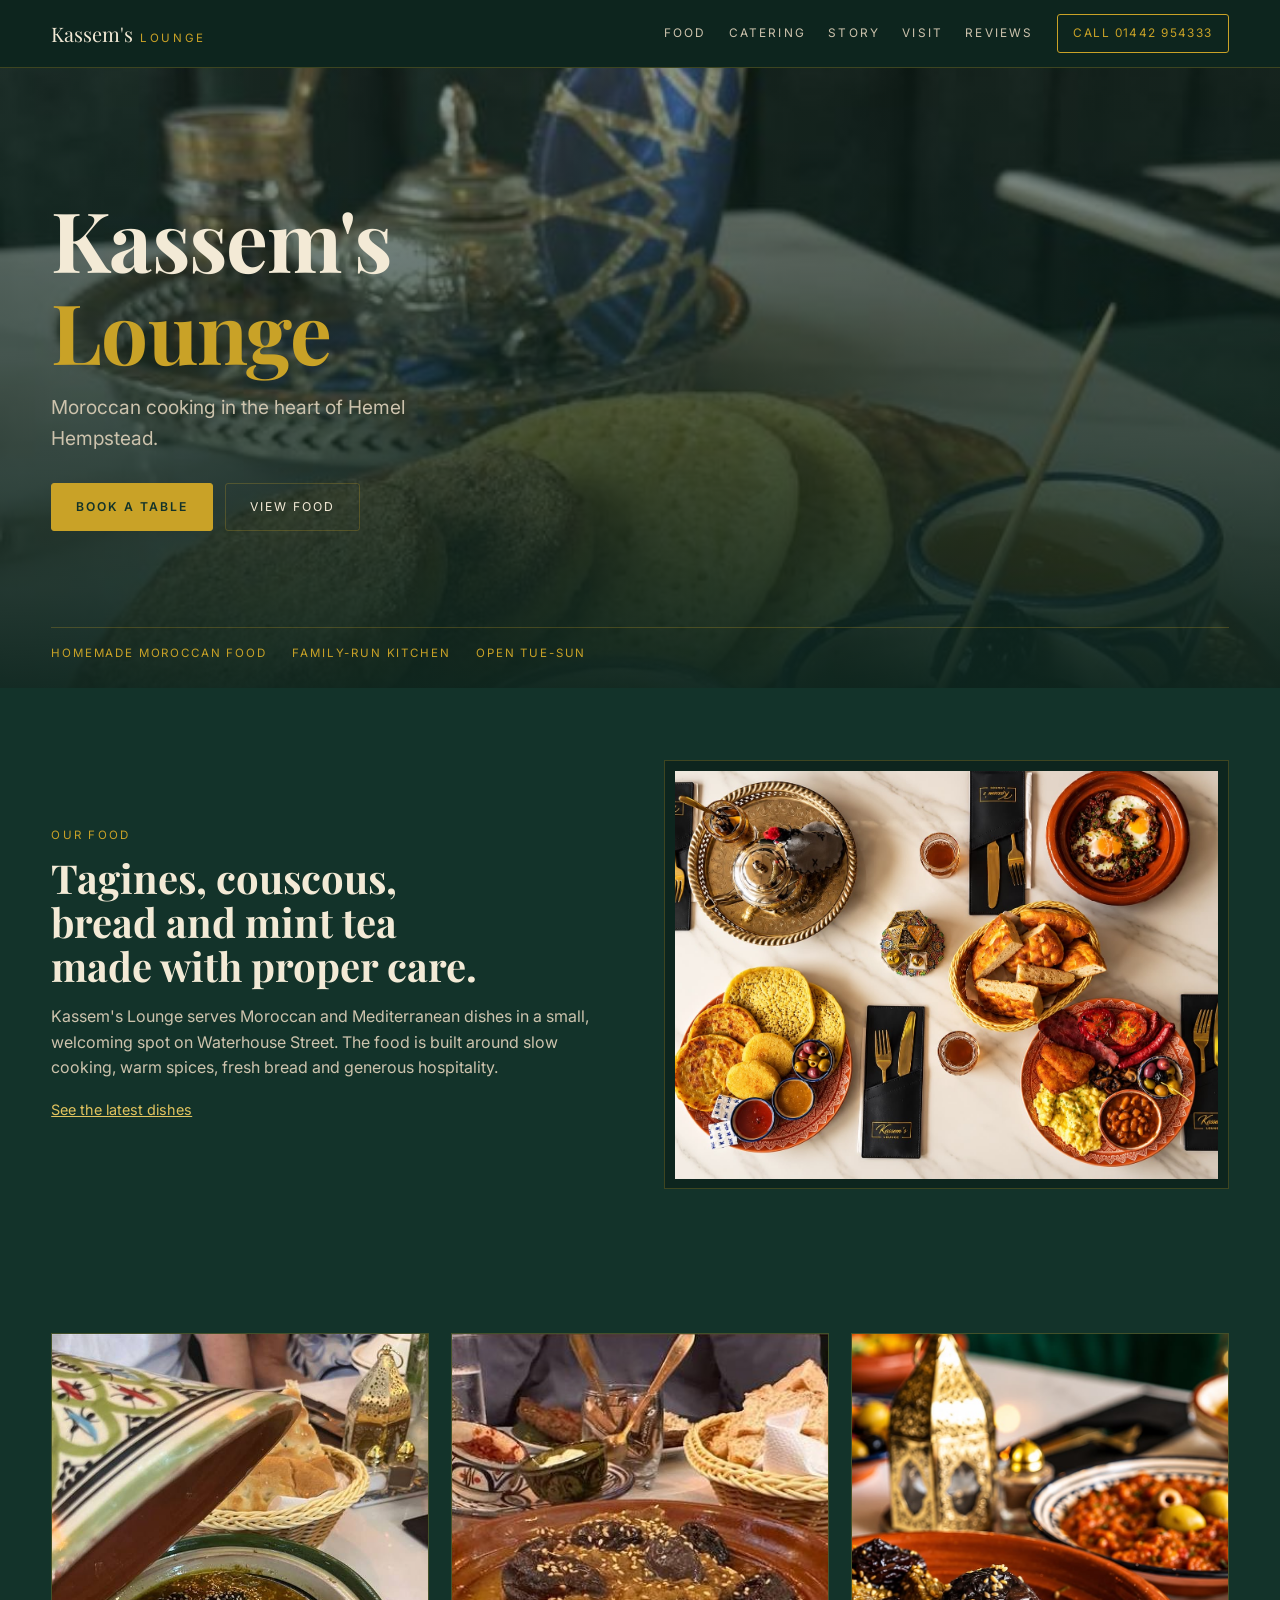
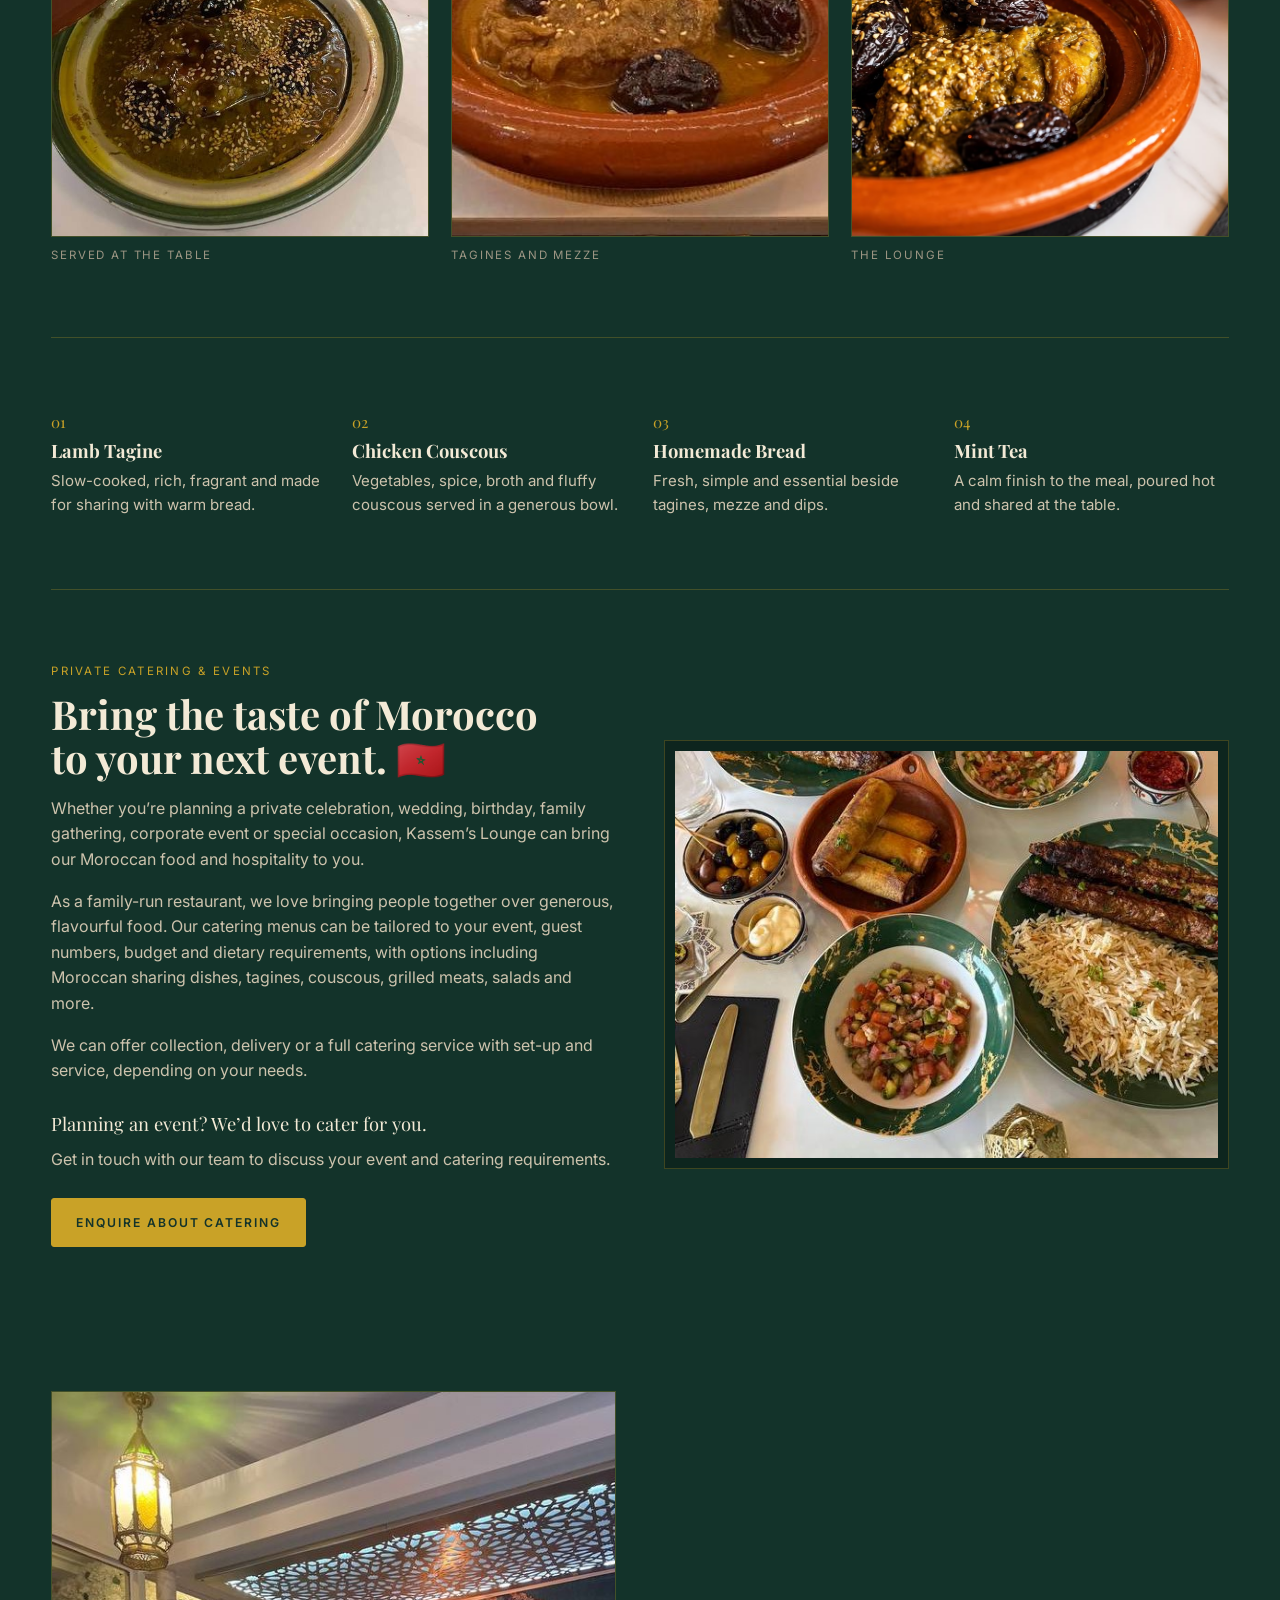
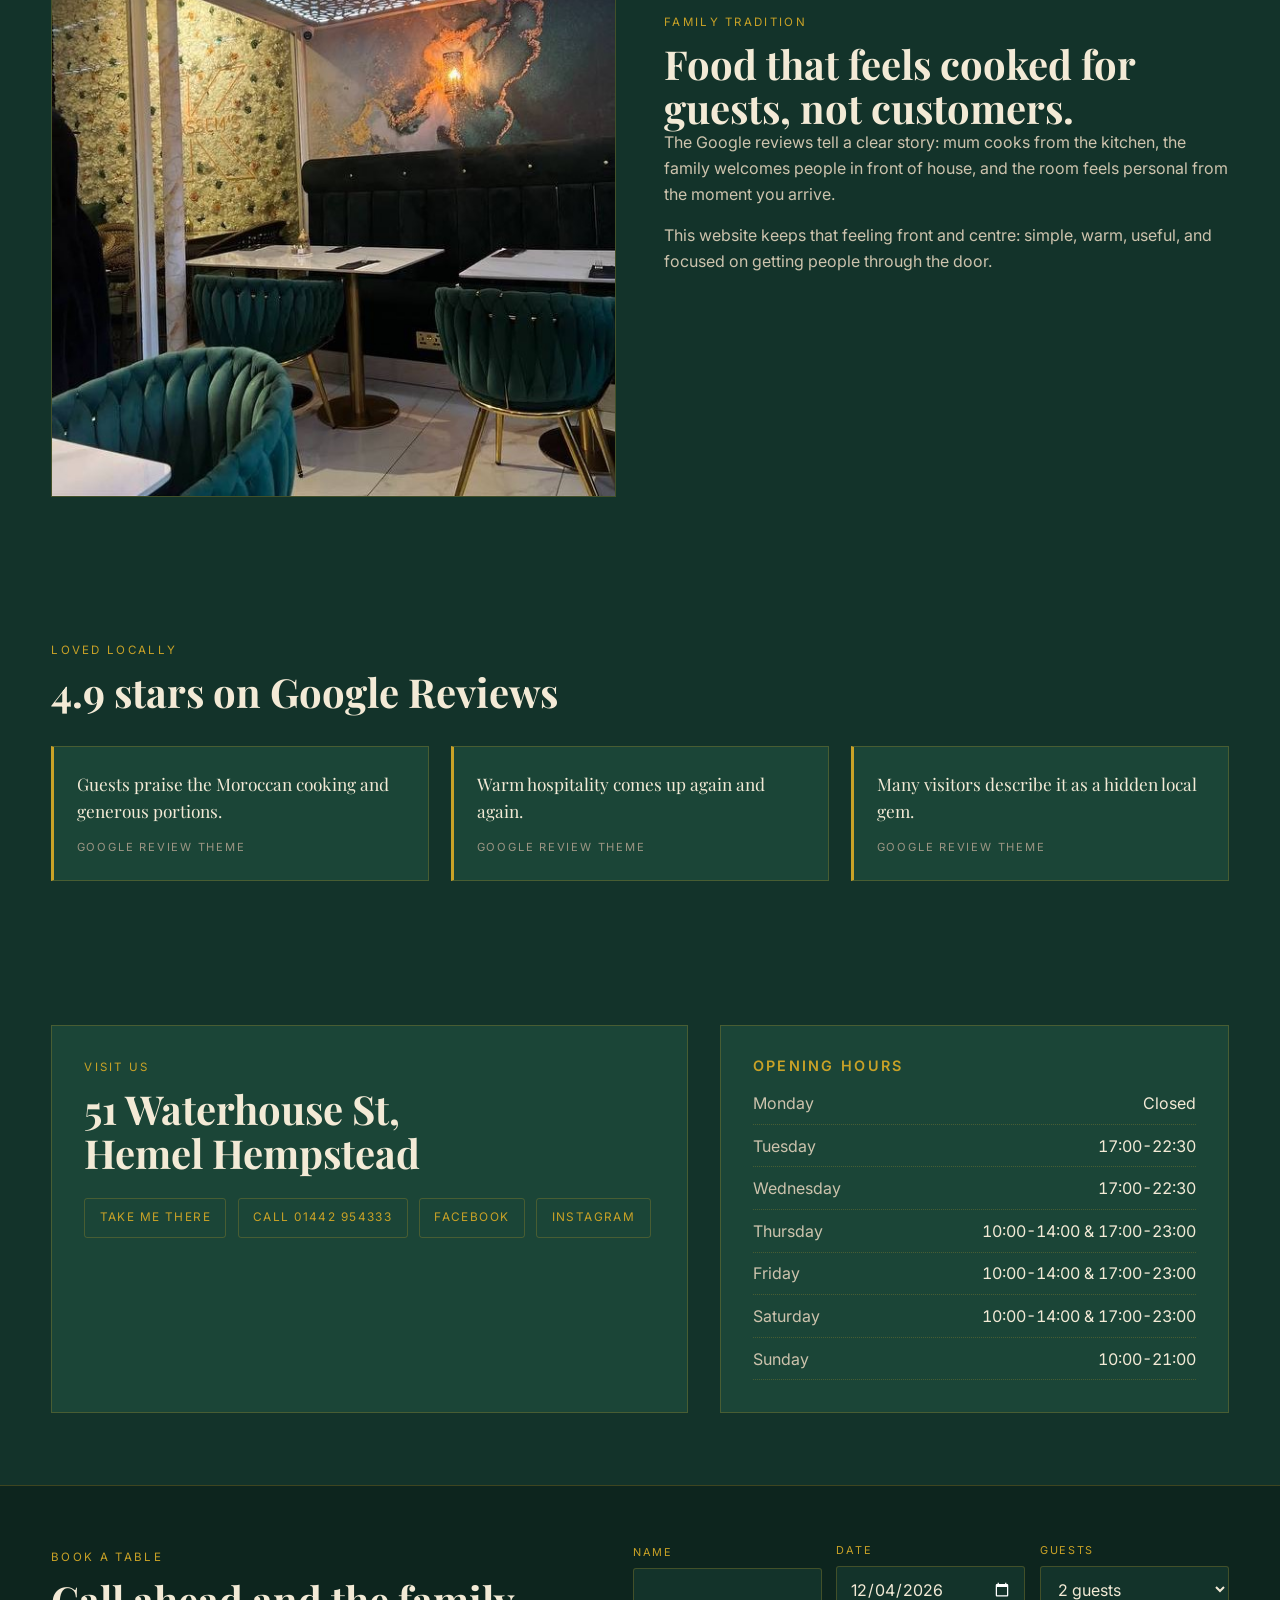
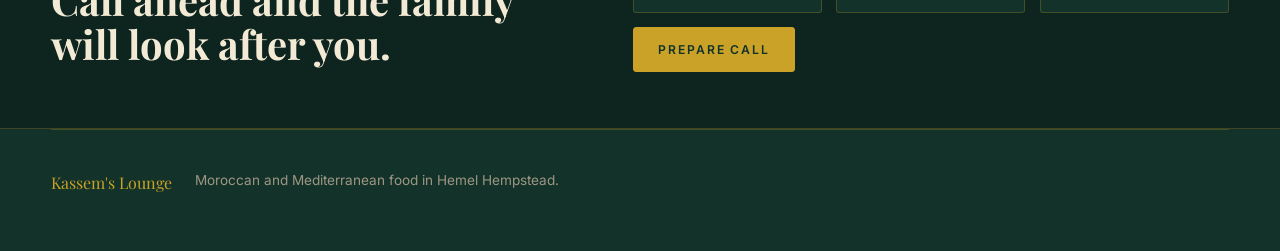
<file: v5/index.html>
<!doctype html>
<html lang="en">
  <head>
    <meta charset="utf-8" />
    <meta name="robots" content="noindex,follow" />
    <link rel="canonical" href="https://kassems.co.uk/" />
    <meta name="viewport" content="width=device-width, initial-scale=1" />
    <title>Kassem's Lounge | Moroccan Food in Hemel Hempstead</title>
    <meta
      name="description"
      content="Kassem's Lounge is a family-run Moroccan and Mediterranean food shop in Hemel Hempstead, serving homemade tagines, couscous, bread, mezze and mint tea."
    />
    <link rel="preconnect" href="https://fonts.googleapis.com" />
    <link rel="preconnect" href="https://fonts.gstatic.com" crossorigin />
    <link
      href="https://fonts.googleapis.com/css2?family=Inter:wght@400;500;600;700;800&family=Playfair+Display:wght@600;700;800&display=swap"
      rel="stylesheet"
    />
    <link rel="stylesheet" href="styles.css" />
  </head>
  <body>
    <header class="site-header" aria-label="Primary navigation">
      <a class="brand" href="#top" aria-label="Kassem's Lounge home">
        <span>Kassem's</span>
        <small>Lounge</small>
      </a>
      <nav class="nav-links" aria-label="Site links">
        <a href="#food">Food</a>
        <a href="#catering">Catering</a>
        <a href="#story">Story</a>
        <a href="#visit">Visit</a>
        <a href="#reviews">Reviews</a>
      </nav>
      <a class="header-call" href="tel:+441442954333">Call 01442 954333</a>
    </header>

    <main id="top">
      <section class="hero" aria-label="Kassem's Lounge introduction">
        <img
          class="hero-image"
          src="../assets/msemen-tea.jpg"
          alt="Moroccan mint tea being poured at Kassem's Lounge"
        />
        <div class="hero-shade" aria-hidden="true"></div>
        <div class="hero-content">
          <h1><span>Kassem's</span> <span>Lounge</span></h1>
          <p>Moroccan cooking in the heart of Hemel Hempstead.</p>
          <div class="hero-actions">
            <a class="button primary" href="tel:+441442954333">Book a Table</a>
            <a class="button secondary" href="#food">View Food</a>
          </div>
        </div>
        <div class="hero-strip" aria-label="Restaurant highlights">
          <span>Homemade Moroccan food</span>
          <span>Family-run kitchen</span>
          <span>Open Tue-Sun</span>
        </div>
      </section>

      <section class="signature" id="food">
        <div class="section-copy">
          <p class="section-label">Our Food</p>
          <h2>Tagines, couscous, bread and mint tea made with proper care.</h2>
          <p>
            Kassem's Lounge serves Moroccan and Mediterranean dishes in a small,
            welcoming spot on Waterhouse Street. The food is built around slow
            cooking, warm spices, fresh bread and generous hospitality.
          </p>
          <a class="text-link" href="https://www.instagram.com/kassems.lounge/">See the latest dishes</a>
        </div>
        <figure class="food-frame">
          <img
            src="../assets/brunch-spread.jpg"
            alt="An overhead spread of Moroccan dishes, bread, olives and tea at Kassem's Lounge"
          />
        </figure>
      </section>

      <section class="image-rail" aria-label="Kassem's Lounge food and interior gallery">
        <figure>
          <img src="../assets/open-tagine.jpg" alt="Moroccan dishes served at a green and gold table" />
          <figcaption>Served at the table</figcaption>
        </figure>
        <figure>
          <img src="../assets/lamb-tagine.jpg" alt="A Moroccan tagine dish with prunes and sesame seeds" />
          <figcaption>Tagines and mezze</figcaption>
        </figure>
        <figure>
          <img src="../assets/tagine-lanterns.jpg" alt="A chicken tagine with caramelised prunes and sesame, zaalouk and olives behind it, a brass lantern lit on the table" />
          <figcaption>The lounge</figcaption>
        </figure>
      </section>

      <section class="dish-list" aria-label="Popular dishes">
        <article>
          <span>01</span>
          <h3>Lamb Tagine</h3>
          <p>Slow-cooked, rich, fragrant and made for sharing with warm bread.</p>
        </article>
        <article>
          <span>02</span>
          <h3>Chicken Couscous</h3>
          <p>Vegetables, spice, broth and fluffy couscous served in a generous bowl.</p>
        </article>
        <article>
          <span>03</span>
          <h3>Homemade Bread</h3>
          <p>Fresh, simple and essential beside tagines, mezze and dips.</p>
        </article>
        <article>
          <span>04</span>
          <h3>Mint Tea</h3>
          <p>A calm finish to the meal, poured hot and shared at the table.</p>
        </article>
      </section>

      <section class="catering" id="catering">
        <div class="section-copy">
          <p class="section-label">Private Catering &amp; Events</p>
          <h2>Bring the taste of Morocco to your next event. 🇲🇦</h2>
          <p>
            Whether you’re planning a private celebration, wedding, birthday,
            family gathering, corporate event or special occasion, Kassem’s
            Lounge can bring our Moroccan food and hospitality to you.
          </p>
          <p>
            As a family-run restaurant, we love bringing people together over
            generous, flavourful food. Our catering menus can be tailored to
            your event, guest numbers, budget and dietary requirements, with
            options including Moroccan sharing dishes, tagines, couscous,
            grilled meats, salads and more.
          </p>
          <p>
            We can offer collection, delivery or a full catering service with
            set-up and service, depending on your needs.
          </p>
          <p class="catering-prompt">Planning an event? We’d love to cater for you.</p>
          <p>Get in touch with our team to discuss your event and catering requirements.</p>
          <a class="button primary" href="tel:+441442954333">Enquire About Catering</a>
        </div>
        <figure class="catering-frame">
          <img
            src="../assets/kofta-grill.jpg"
            alt="A Moroccan sharing spread of grilled meats, rice, salads and mezze from Kassem’s Lounge"
          />
        </figure>
      </section>

      <section class="story" id="story">
        <figure class="story-image">
          <img src="../assets/interior.jpg" alt="The green and gold dining room at Kassem's Lounge" />
        </figure>
        <div class="story-panel">
          <p class="section-label">Family Tradition</p>
          <h2>Food that feels cooked for guests, not customers.</h2>
          <p>
            The Google reviews tell a clear story: mum cooks from the kitchen,
            the family welcomes people in front of house, and the room feels
            personal from the moment you arrive.
          </p>
          <p>
            This website keeps that feeling front and centre: simple, warm,
            useful, and focused on getting people through the door.
          </p>
        </div>
      </section>

      <section class="reviews" id="reviews">
        <div>
          <p class="section-label">Loved Locally</p>
          <h2>4.9 stars on Google Reviews</h2>
        </div>
        <div class="quote-grid">
          <blockquote>
            <p>Guests praise the Moroccan cooking and generous portions.</p>
            <cite>Google review theme</cite>
          </blockquote>
          <blockquote>
            <p>Warm hospitality comes up again and again.</p>
            <cite>Google review theme</cite>
          </blockquote>
          <blockquote>
            <p>Many visitors describe it as a hidden local gem.</p>
            <cite>Google review theme</cite>
          </blockquote>
        </div>
      </section>

      <section class="visit" id="visit">
        <div class="visit-card">
          <p class="section-label">Visit Us</p>
          <h2>51 Waterhouse St, Hemel Hempstead</h2>
          <div class="info-list">
            <a href="https://www.google.com/maps/dir/?api=1&amp;destination=Kassem%27s+Lounge%2C+51+Waterhouse+Street%2C+Hemel+Hempstead+HP1+1EA" target="_blank" rel="noopener">Take me there</a>
            <a href="tel:+441442954333">Call 01442 954333</a>
            <a href="https://www.facebook.com/p/Kassems-Lounge-61577196157049/">Facebook</a>
            <a href="https://www.instagram.com/kassems.lounge/">Instagram</a>
          </div>
        </div>
        <div class="hours-card">
          <h3>Opening Hours</h3>
          <dl>
            <div><dt>Monday</dt><dd>Closed</dd></div>
            <div><dt>Tuesday</dt><dd>17:00-22:30</dd></div>
            <div><dt>Wednesday</dt><dd>17:00-22:30</dd></div>
            <div><dt>Thursday</dt><dd>10:00-14:00 &amp; 17:00-23:00</dd></div>
            <div><dt>Friday</dt><dd>10:00-14:00 &amp; 17:00-23:00</dd></div>
            <div><dt>Saturday</dt><dd>10:00-14:00 &amp; 17:00-23:00</dd></div>
            <div><dt>Sunday</dt><dd>10:00-21:00</dd></div>
          </dl>
        </div>
      </section>

      <section class="booking" aria-label="Booking reminder">
        <div>
          <p class="section-label">Book a Table</p>
          <h2>Call ahead and the family will look after you.</h2>
        </div>
        <form id="booking-form">
          <label>
            <span>Name</span>
            <input name="name" type="text" autocomplete="name" />
          </label>
          <label>
            <span>Date</span>
            <input name="date" type="date" />
          </label>
          <label>
            <span>Guests</span>
            <select name="guests">
              <option>2 guests</option>
              <option>3 guests</option>
              <option>4 guests</option>
              <option>5+ guests</option>
            </select>
          </label>
          <button class="button primary" type="submit">Prepare Call</button>
        </form>
      </section>
    </main>

    <footer class="footer">
      <p>Kassem's Lounge</p>
      <p>Moroccan and Mediterranean food in Hemel Hempstead.</p>
    </footer>

    <script src="script.js"></script>
  </body>
</html>
</file>
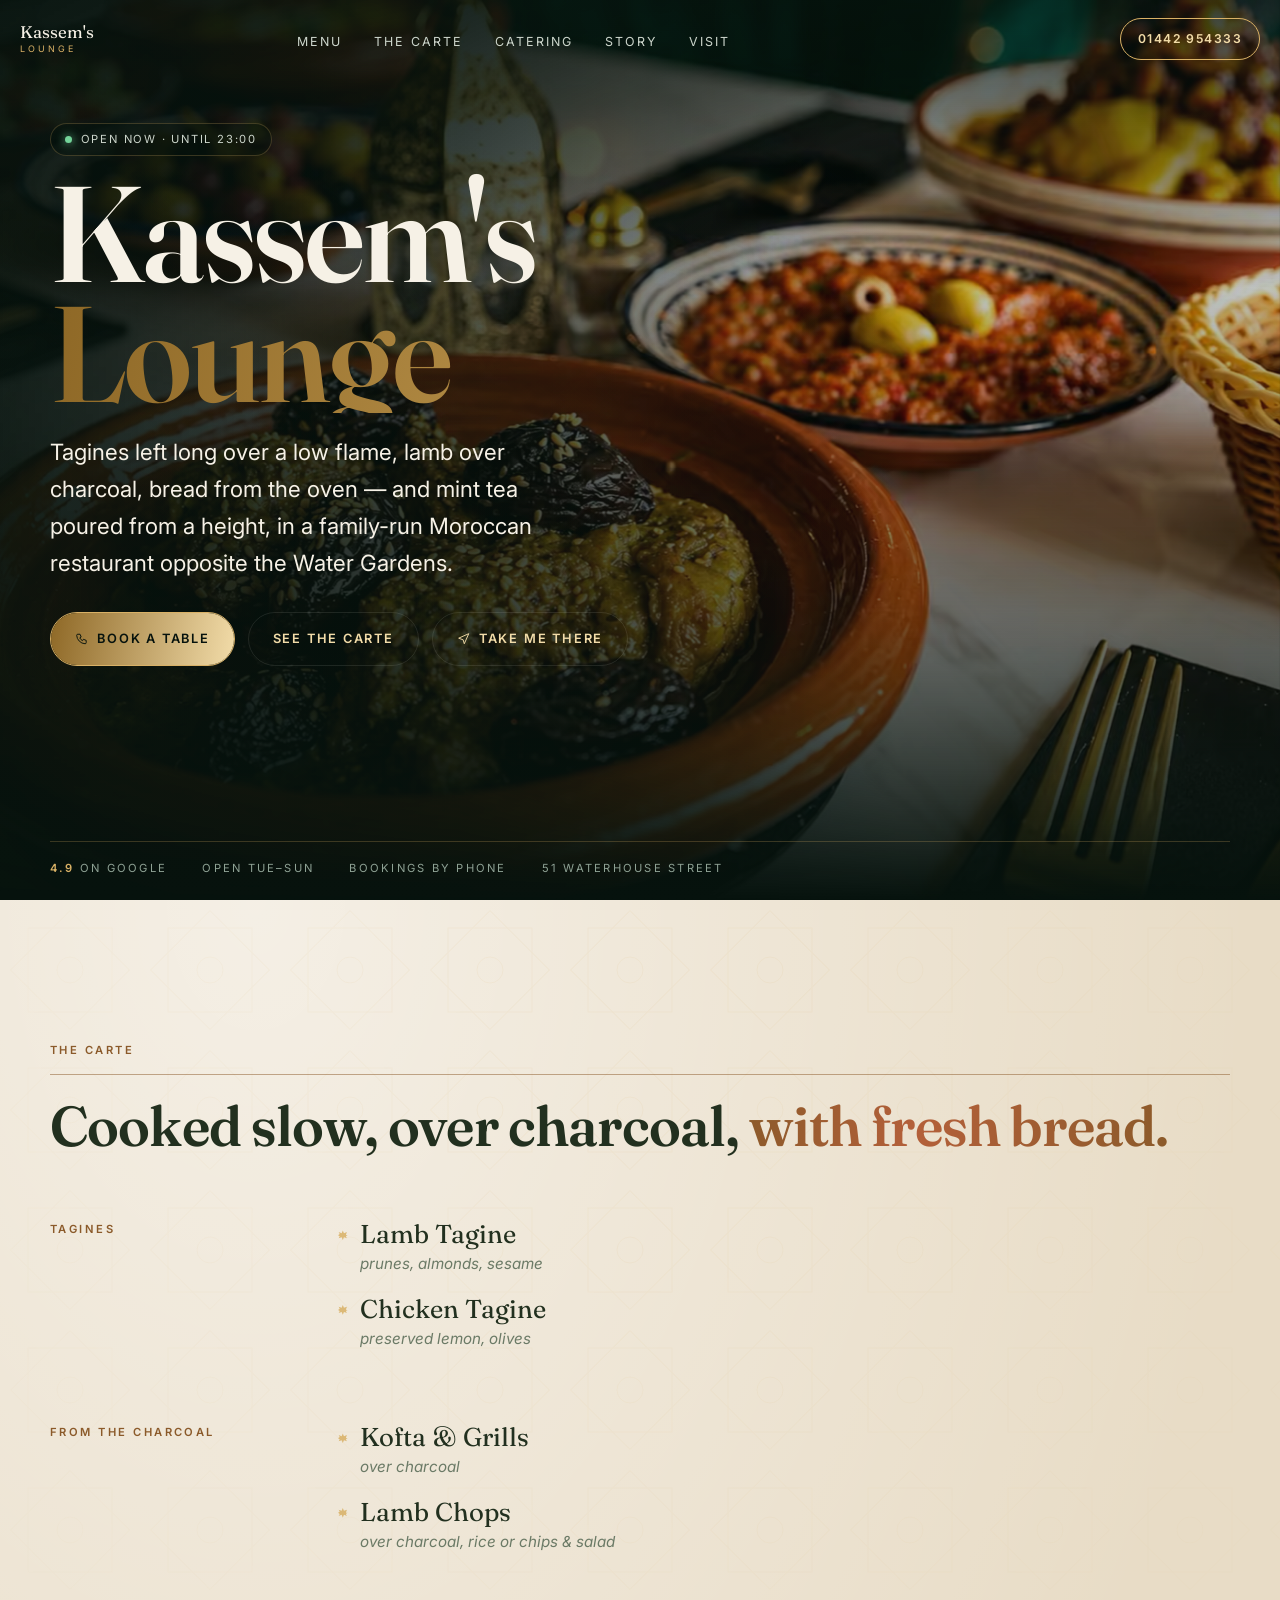
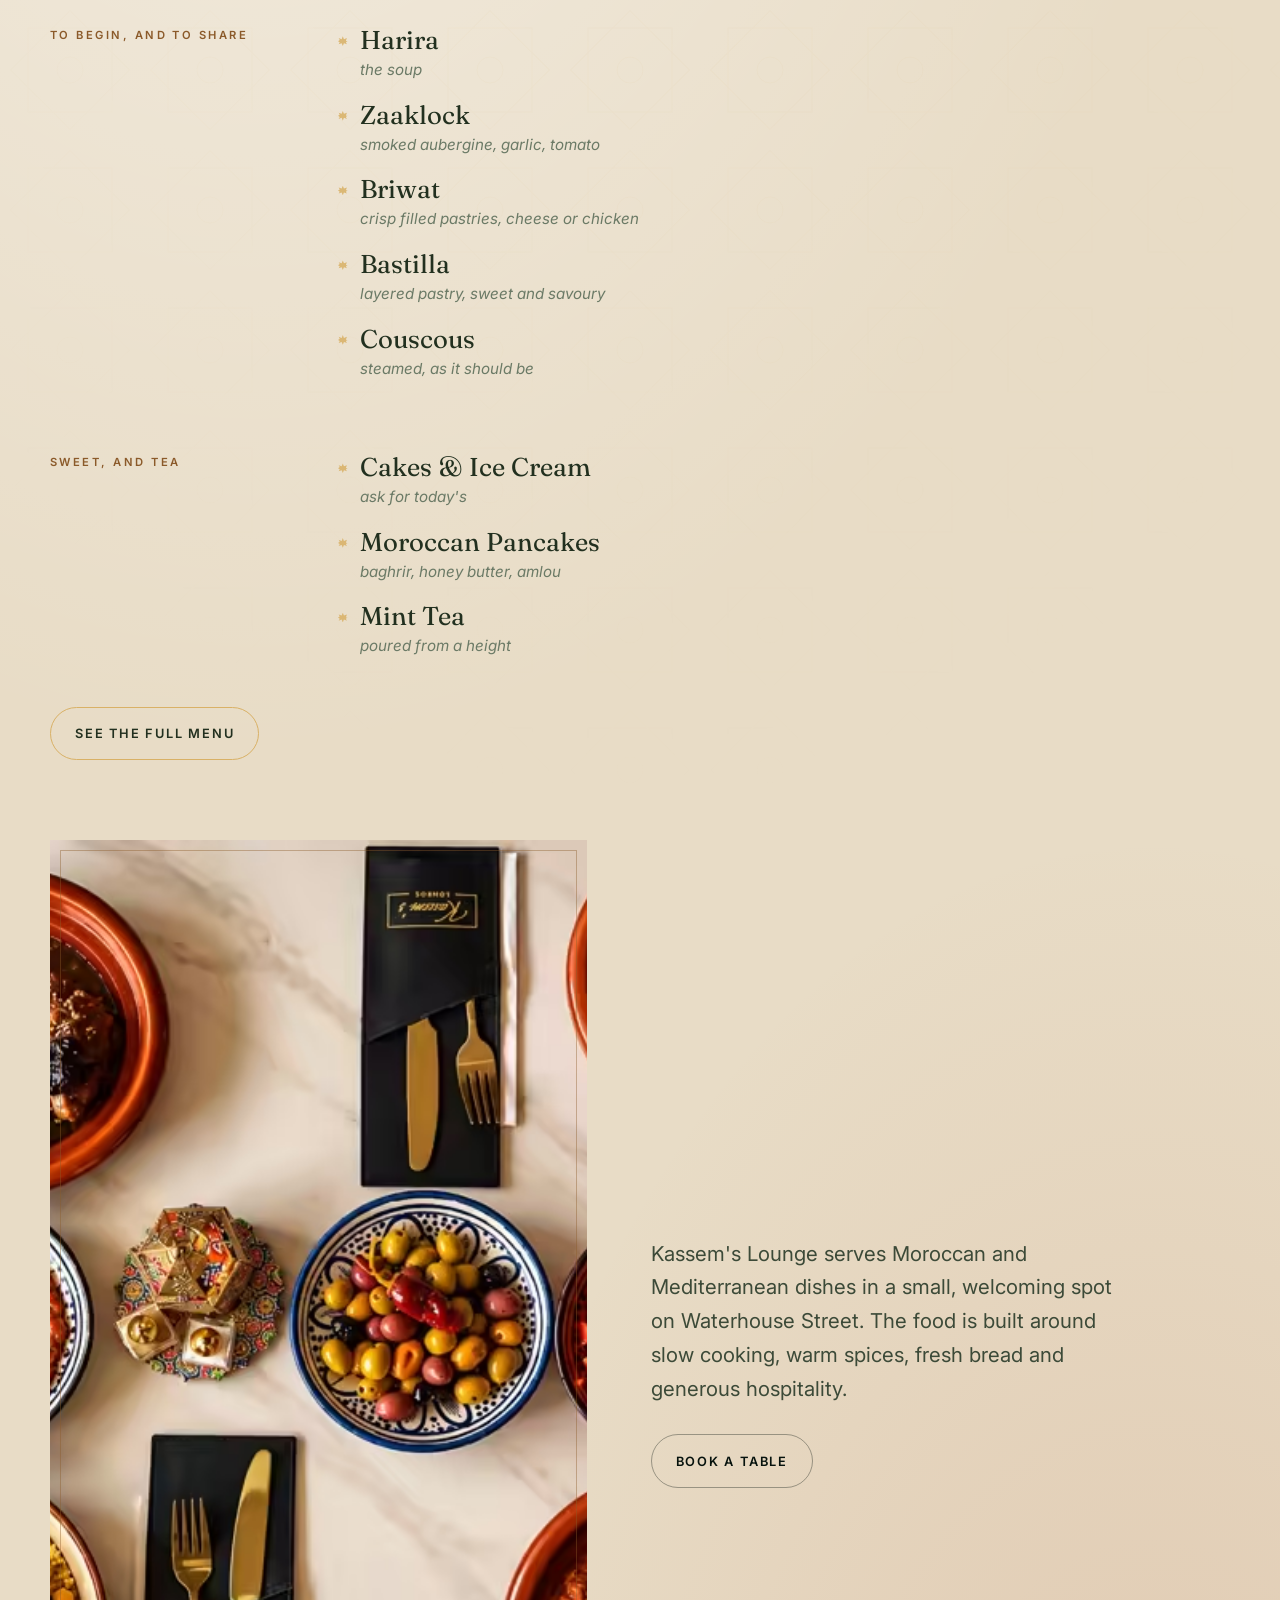
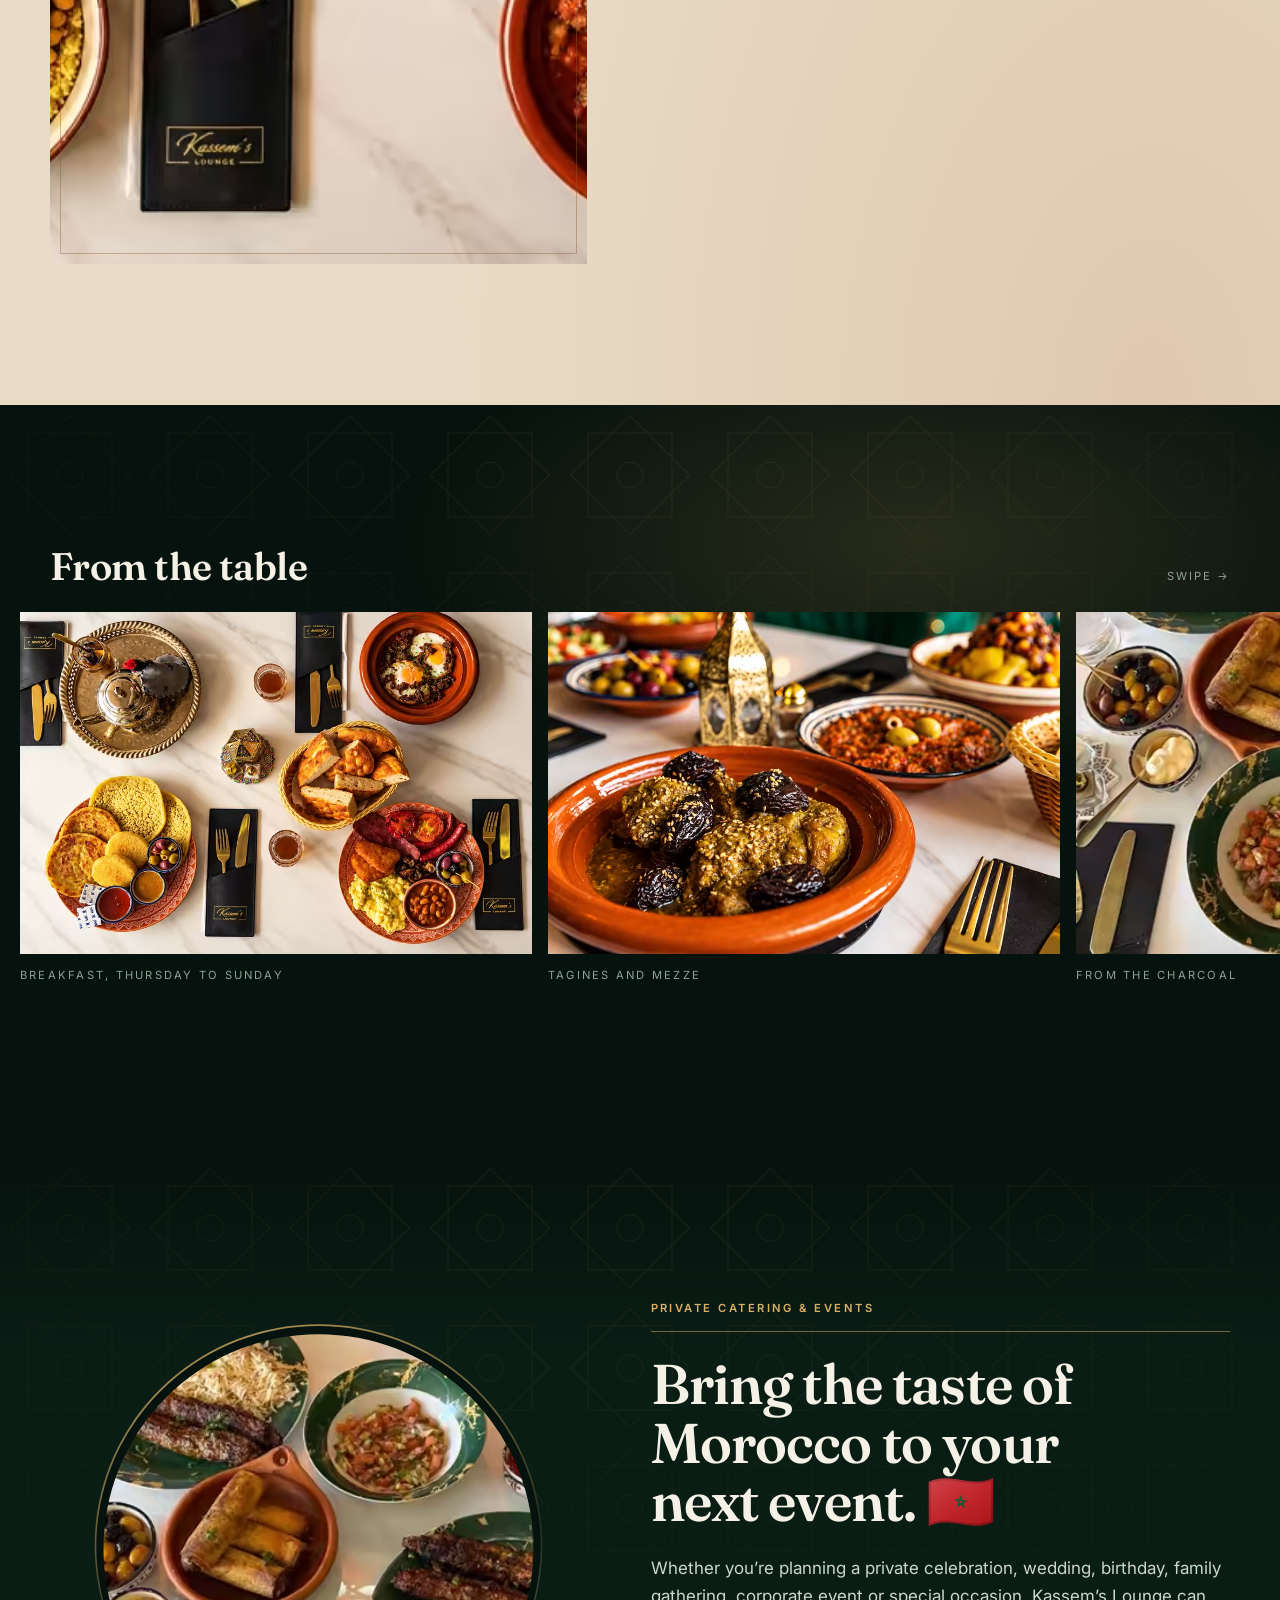
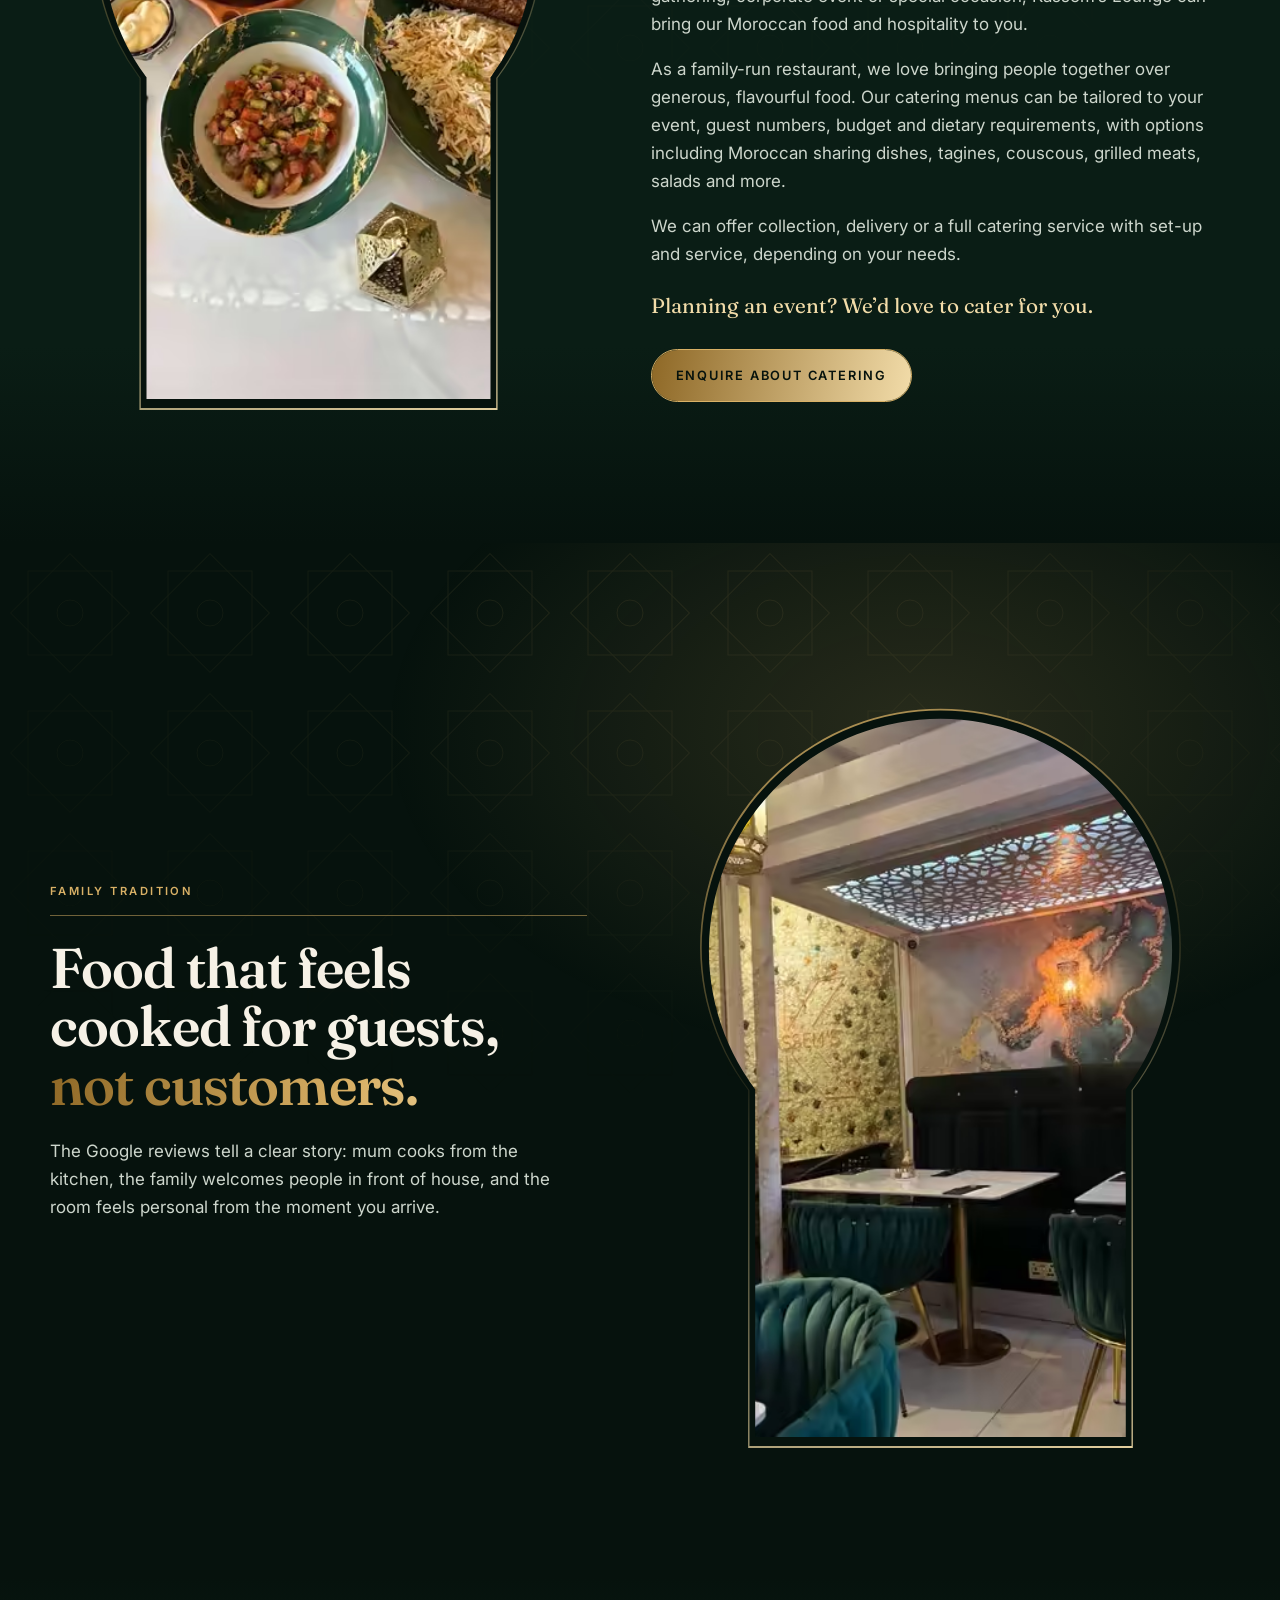
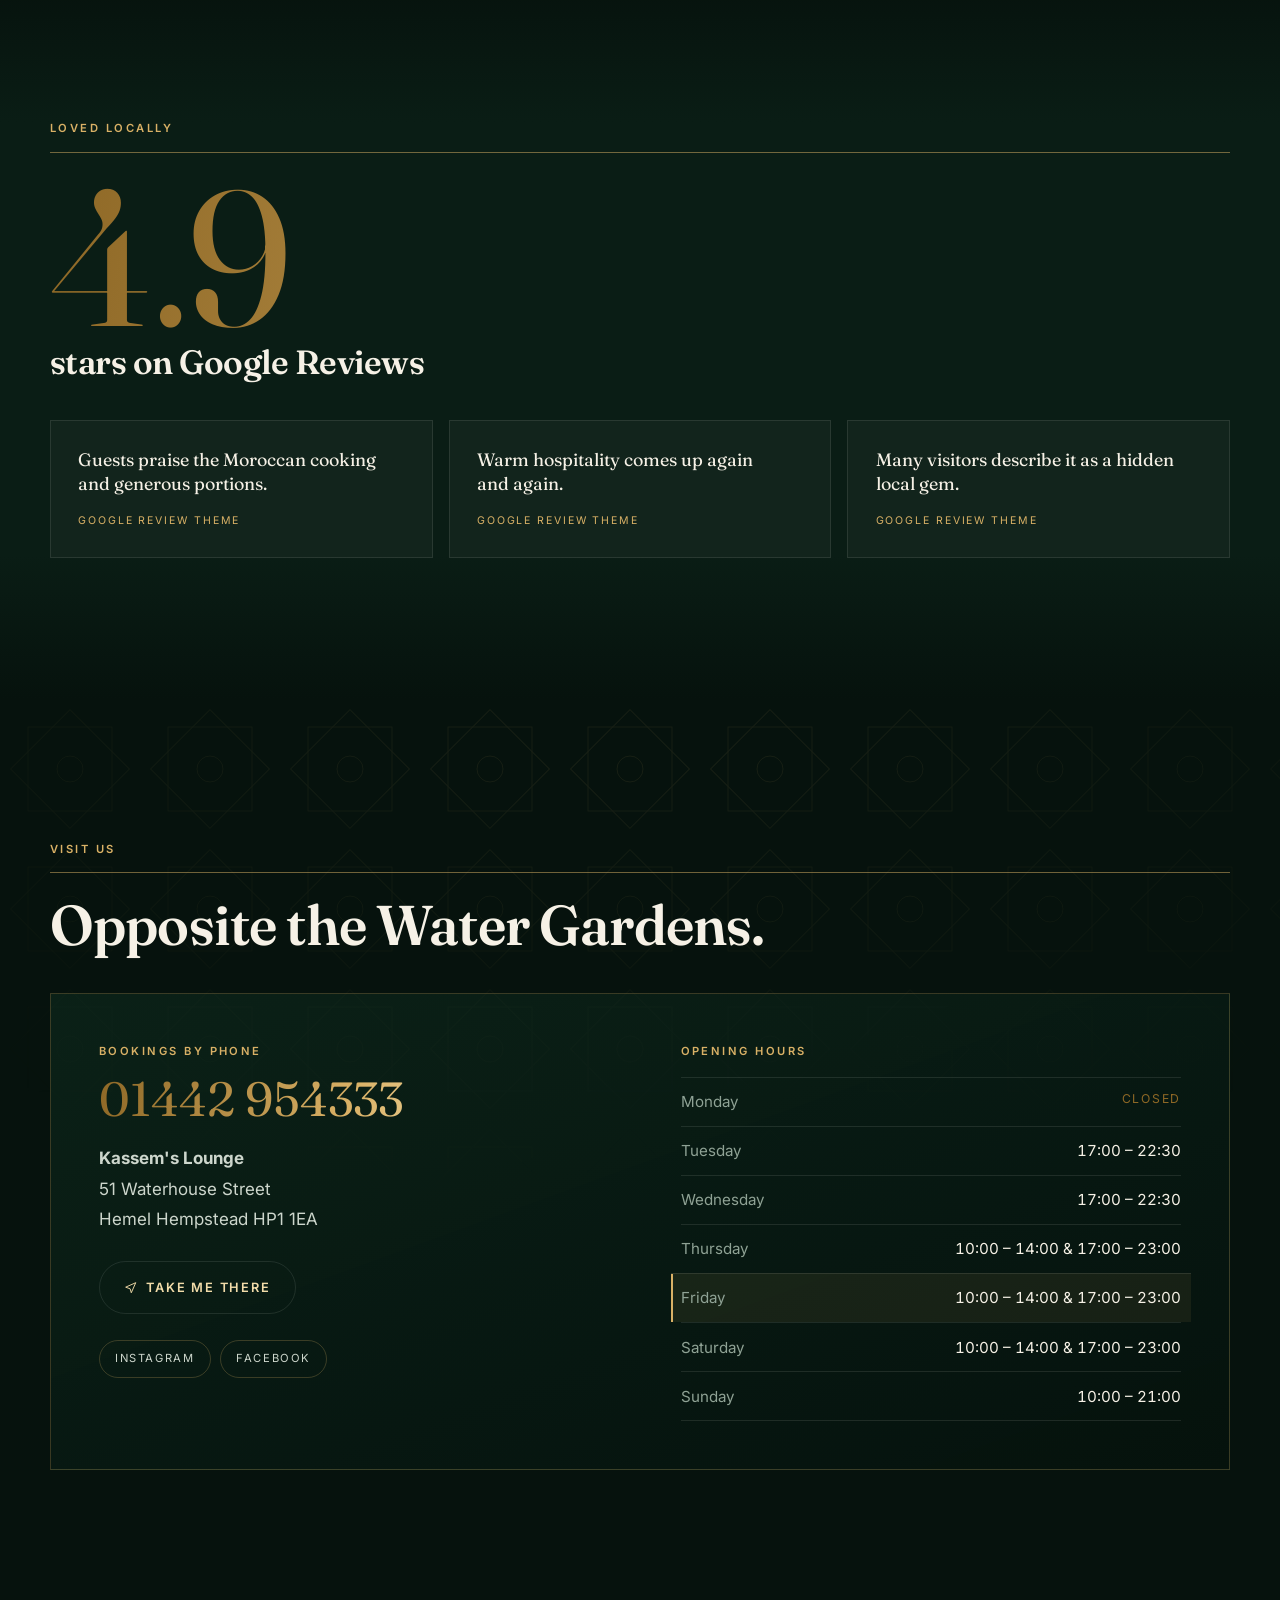
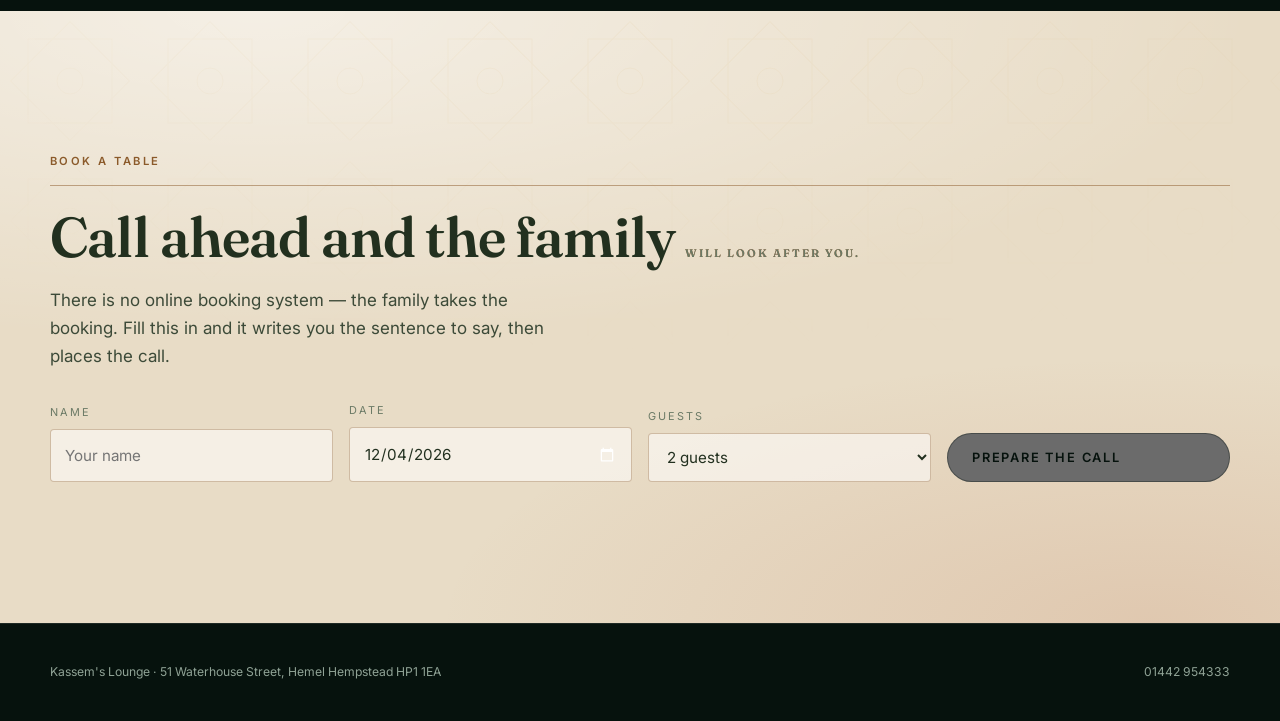
<file: v6/index.html>
<!doctype html>
<html lang="en">
<head>
<meta charset="utf-8">
<meta name="robots" content="noindex,follow">
<meta name="viewport" content="width=device-width, initial-scale=1, viewport-fit=cover">
<title>Kassem's Lounge | Moroccan cooking in Hemel Hempstead</title>
<meta name="description" content="Family-run Moroccan cooking on Waterhouse Street, Hemel Hempstead. Tagines left long over a low flame, lamb over charcoal, bread from the oven and mint tea. Lunch Thursday to Sunday, dinner Tuesday to Sunday.">
<meta name="theme-color" content="#06120d">
<meta property="og:title" content="Kassem's Lounge">
<meta property="og:description" content="Family-run Moroccan cooking in Hemel Hempstead. Lunch Thursday to Sunday, dinner Tuesday to Sunday. Bookings by phone.">
<meta property="og:image" content="https://kassems.co.uk/assets/hero.jpg">
<meta property="og:type" content="restaurant">
<link rel="canonical" href="https://kassems.co.uk/">
<link rel="preconnect" href="https://fonts.googleapis.com">
<link rel="preconnect" href="https://fonts.gstatic.com" crossorigin>
<link rel="preload" as="image" fetchpriority="high"
      imagesrcset="../assets/opt/hero-480.avif 480w, ../assets/opt/hero-960.avif 960w, ../assets/opt/hero-1440.avif 1440w"
      imagesizes="100vw" type="image/avif">
<link href="https://fonts.googleapis.com/css2?family=Fraunces:ital,opsz,wght@0,9..144,400;0,9..144,600;0,9..144,700;1,9..144,400&family=Inter:wght@400;500;600&display=swap" rel="stylesheet">
<style>
/* ===========================================================================
   Kassem's Lounge — v6.

   A Moroccan room, not a dark restaurant template. The grammar is borrowed
   from the real thing: ZELLIGE (the eight-point khatim and its strapwork),
   the MOORISH HORSESHOE ARCH as a frame rather than a rounded rectangle,
   TADELAKT — warm polished plaster — to stop the page being black on black,
   and brass lantern light that pools rather than floods.

   MOTION is scroll-driven CSS, never a JavaScript observer, and it is built so
   that it CANNOT hide anything. This project has already shipped a page that
   sat at opacity 0 behind an observer that never fired. So: every animated
   element is visible by default, the motion is opted into inside @supports,
   and no keyframe animates opacity up from zero. A rise that never runs is a
   2rem offset. A wipe that never runs is a two-thirds-visible photograph.
   =========================================================================== */

@property --sweep { syntax: "<percentage>"; inherits: false; initial-value: 0%; }
@property --glow  { syntax: "<percentage>"; inherits: false; initial-value: 40%; }

:root {
  --ink:       #06120d;
  --ink-2:     #0a1d15;
  --forest:    #10322478;
  --tadelakt:  #e8dcc6;   /* polished plaster: the warm wall, not a white card */
  --tadelakt-2:#d8c8ab;
  --clay:      #b4603a;
  --cream:     #f6f1e6;
  --cream-2:   #cdd6cc;
  --cream-3:   #8fa295;
  --gold:      #d9b166;
  --gold-2:    #f2dca9;
  --gold-deep: #8e6826;
  --edge:      rgba(217,177,102,.24);
  --edge-soft: rgba(246,241,230,.10);

  /* The khatim — two squares at 45°, which is how a zellige star is actually set. */
  --zellige: url("data:image/svg+xml,%3Csvg xmlns='http://www.w3.org/2000/svg' width='140' height='140' viewBox='0 0 140 140'%3E%3Cg fill='none' stroke='%23d9b166' stroke-width='1'%3E%3Crect x='28' y='28' width='84' height='84'/%3E%3Crect x='28' y='28' width='84' height='84' transform='rotate(45 70 70)'/%3E%3Ccircle cx='70' cy='70' r='13'/%3E%3C/g%3E%3C/svg%3E");
  /* A horseshoe arch: the curve passes its own widest point before it drops. */
  --arch: url("data:image/svg+xml,%3Csvg xmlns='http://www.w3.org/2000/svg' viewBox='0 0 100 130' preserveAspectRatio='none'%3E%3Cpath d='M18,130 L18,70 A40,40 0 1,1 82,70 L82,130 Z' fill='%23000'/%3E%3C/svg%3E");

  --display: Fraunces, "Iowan Old Style", Georgia, serif;
  --body: Inter, ui-sans-serif, system-ui, -apple-system, "Segoe UI", sans-serif;
  --gut: max(20px, env(safe-area-inset-left, 0px));
  --gut-r: max(20px, env(safe-area-inset-right, 0px));
  --wrap: min(1180px, 100% - var(--gut) - var(--gut-r));
  color-scheme: dark;
}

* { box-sizing: border-box; }
html { scroll-behavior: smooth; -webkit-text-size-adjust: 100%; }
body {
  margin: 0; background: var(--ink); color: var(--cream);
  font-family: var(--body); font-size: 1.0625rem; line-height: 1.65;
  overflow-x: hidden;
}
img, video { display: block; max-width: 100%; }
a { color: inherit; }
:focus-visible { outline: 2px solid var(--gold-2); outline-offset: 3px; border-radius: 2px; }
.wrap { width: var(--wrap); margin-inline: auto; }
.skip { position: absolute; left: -999px; background: var(--gold); color: var(--ink); padding: .7rem 1rem; z-index: 99; }
.skip:focus { left: 1rem; top: 1rem; }

h1, h2, h3 { font-family: var(--display); font-weight: 600; line-height: 1.05; margin: 0; text-wrap: balance; letter-spacing: -.015em; }
p { text-wrap: pretty; }
.eyebrow { font-size: .7rem; letter-spacing: .22em; text-transform: uppercase; color: var(--gold); margin: 0; font-weight: 600; }
.lead { font-size: clamp(1.05rem, .95rem + .5vw, 1.28rem); color: var(--cream-2); max-width: 38ch; }
.muted { color: var(--cream-2); }
.h-sec { font-size: clamp(2rem, 1.3rem + 3vw, 3.5rem); margin-top: 1.4rem; }

.gilt {
  background: linear-gradient(100deg, var(--gold-deep) 0%, var(--gold) 28%, var(--gold-2) 44%, var(--gold) 60%, var(--gold-deep) 100%);
  background-size: 300% 100%; background-position: var(--sweep) 0;
  -webkit-background-clip: text; background-clip: text; color: transparent;
}

/* ── zellige ground ───────────────────────────────────────────────────── */
.zel { position: relative; isolation: isolate; }
.zel::before {
  content: ""; position: absolute; inset: 0; z-index: -1; pointer-events: none;
  background-image: var(--zellige); background-size: 140px 140px;
  opacity: .085;
  -webkit-mask-image: radial-gradient(120% 80% at 50% 0%, #000 10%, transparent 72%);
  mask-image: radial-gradient(120% 80% at 50% 0%, #000 10%, transparent 72%);
}
/* Lantern light pools where the eye lands, instead of lighting the whole wall. */
.lamp::after {
  content: ""; position: absolute; inset: 0; z-index: -1; pointer-events: none;
  background: radial-gradient(60% 46% at 72% 18%, rgba(217,177,102,.16), transparent 70%);
}

/* ── nav ──────────────────────────────────────────────────────────────── */
.nav {
  position: fixed; inset-inline: 0; top: 0; z-index: 50; display: flex; align-items: center; gap: 1rem;
  padding: 1.15rem var(--gut-r) 1.15rem var(--gut); padding-top: calc(1.15rem + env(safe-area-inset-top, 0px));
  transition: background .35s ease, padding .35s ease, border-color .35s ease;
  border-bottom: 1px solid transparent;
}
.nav.solid {
  background: rgba(6,18,13,.74);
  -webkit-backdrop-filter: blur(18px) saturate(140%); backdrop-filter: blur(18px) saturate(140%);
  border-bottom-color: var(--edge); padding-block: .7rem;
}
.brand { font-family: var(--display); font-size: 1.05rem; text-decoration: none; line-height: 1; }
.brand small { display: block; font-family: var(--body); font-size: .56rem; letter-spacing: .34em; color: var(--gold); text-transform: uppercase; margin-top: .25rem; }
.nav ul { display: none; list-style: none; margin: 0 auto; padding: 0; gap: 2rem; }
.nav a.link { text-decoration: none; font-size: .78rem; letter-spacing: .16em; text-transform: uppercase; color: var(--cream-2); position: relative; padding-block: .3rem; }
.nav a.link::after { content: ""; position: absolute; inset-inline: 0; bottom: 0; height: 1px; background: var(--gold); transform: scaleX(0); transform-origin: left; transition: transform .4s cubic-bezier(.2,.7,.2,1); }
.nav a.link:hover::after, .nav a.link:focus-visible::after { transform: scaleX(1); }
.call { margin-left: auto; text-decoration: none; white-space: nowrap; font-size: .76rem; letter-spacing: .12em; text-transform: uppercase; font-weight: 600; padding: .62rem 1.05rem; border: 1px solid var(--gold); color: var(--gold-2); border-radius: 999px; transition: background .3s, color .3s; }
.call:hover { background: var(--gold); color: var(--ink); }
@media (min-width: 920px) { .nav ul { display: flex; } }

/* ── buttons ──────────────────────────────────────────────────────────── */
.cta { display: flex; flex-wrap: wrap; gap: .8rem; }
.btn {
  --b: var(--gold);
  display: inline-flex; align-items: center; gap: .55rem; text-decoration: none;
  font-size: .8rem; letter-spacing: .14em; text-transform: uppercase; font-weight: 600;
  padding: .95rem 1.5rem; border-radius: 999px; border: 1px solid var(--b);
  position: relative; overflow: hidden; isolation: isolate; cursor: pointer;
  font-family: var(--body); transition: color .35s, border-color .35s;
}
.btn::before { content: ""; position: absolute; inset: 0; z-index: -1; background: linear-gradient(100deg, var(--gold-deep), var(--gold-2)); transform: translateY(101%); transition: transform .45s cubic-bezier(.2,.7,.2,1); }
.btn.solid { color: var(--ink); }
.btn.solid::before { transform: translateY(0); }
.btn.solid:hover::before { transform: translateY(-101%); }
.btn.solid:hover { color: var(--gold-2); }
.btn.ghost { color: var(--gold-2); --b: var(--edge-soft); }
.btn.ghost:hover { color: var(--ink); border-color: var(--gold); }
.btn.ghost:hover::before { transform: translateY(0); }
.btn svg { width: 1.05em; height: 1.05em; fill: none; stroke: currentColor; stroke-width: 1.7; }
.btn.dark { --b: rgba(6,18,13,.35); color: var(--ink); }
.btn.dark::before { background: linear-gradient(100deg, #1b3d2d, #0a1d15); transform: translateY(101%); }
.btn.dark:hover { color: var(--gold-2); border-color: transparent; }
.btn.dark:hover::before { transform: translateY(0); }

/* ── hero ─────────────────────────────────────────────────────────────── */
.hero { position: relative; min-height: 100svh; display: grid; align-items: end; overflow: clip; }
.hero-media { position: absolute; inset: 0; z-index: 0; }
.hero-media img { width: 100%; height: 100%; object-fit: cover; transform-origin: 58% 62%; }
.hero-media::after {
  content: ""; position: absolute; inset: 0;
  background:
    linear-gradient(180deg, rgba(6,18,13,.80) 0%, rgba(6,18,13,.26) 32%, rgba(6,18,13,.55) 68%, var(--ink) 100%),
    linear-gradient(90deg, rgba(6,18,13,.90) 0%, rgba(6,18,13,.62) 36%, rgba(6,18,13,0) 70%);
}
.hero-inner { position: relative; z-index: 1; width: var(--wrap); margin-inline: auto; padding-block: 0 clamp(2.5rem, 7vh, 5rem); }
.hero h1 { font-size: clamp(3.2rem, 1.6rem + 9.5vw, 8.5rem); line-height: .88; }
.hero h1 span { display: block; }
.hero .lead { margin: 1.3rem 0 1.9rem; font-size: clamp(1.05rem, .95rem + .6vw, 1.4rem); color: var(--cream); }
.pill {
  display: inline-flex; align-items: center; gap: .55rem; margin-bottom: 1.1rem;
  font-size: .7rem; letter-spacing: .16em; text-transform: uppercase; color: var(--cream-2);
  border: 1px solid var(--edge); border-radius: 999px; padding: .4rem .85rem;
  background: rgba(6,18,13,.45);
}
.pill::before { content: ""; width: .45rem; height: .45rem; border-radius: 50%; background: var(--cream-3); }
.pill[data-state="open"]::before { background: #74d49a; box-shadow: 0 0 10px #74d49a; }
.pill[data-state="closed"]::before { background: var(--gold-deep); }
.hero-foot {
  position: relative; z-index: 1; width: var(--wrap); margin-inline: auto;
  border-top: 1px solid var(--edge); padding-block: 1.1rem calc(1.4rem + env(safe-area-inset-bottom, 0px));
  display: flex; flex-wrap: wrap; gap: .5rem 2.2rem;
  font-size: .7rem; letter-spacing: .2em; text-transform: uppercase; color: var(--cream-3);
}
.hero-foot b { color: var(--gold); font-weight: 600; }

/* ── bands ────────────────────────────────────────────────────────────── */
.band { padding-block: clamp(5rem, 11vw, 9rem); position: relative; }
.band.deep { background: linear-gradient(180deg, var(--ink), var(--ink-2) 20%, var(--ink-2) 80%, var(--ink)); }
.band.plaster {
  background: var(--tadelakt); color: #22301f;
  background-image: radial-gradient(130% 90% at 20% 0%, rgba(255,255,255,.55), transparent 60%),
                    radial-gradient(90% 70% at 90% 100%, rgba(180,96,58,.16), transparent 62%);
}
.band.plaster .eyebrow { color: #8b5a2a; }
.band.plaster .muted, .band.plaster .lead { color: #3c4a38; }
.band.plaster .gilt { background: linear-gradient(100deg, #8b5a2a, #b4603a 40%, #8b5a2a); -webkit-background-clip: text; background-clip: text; }
.split { display: grid; gap: clamp(2.2rem, 5vw, 4.5rem); align-items: center; }
.split > * { min-width: 0; }
@media (min-width: 900px) { .split { grid-template-columns: minmax(0,1fr) minmax(0,1.08fr); } .split.flip > figure { order: -1; } }

/* A photograph framed as an arch, with a gilt hairline standing off it. */
.arch { position: relative; margin: 0; }
.arch img { width: 100%; aspect-ratio: 100 / 130; object-fit: cover;
  -webkit-mask: var(--arch) center/100% 100% no-repeat; mask: var(--arch) center/100% 100% no-repeat; }
.arch::before {
  content: ""; position: absolute; inset: -11px; pointer-events: none;
  background: linear-gradient(160deg, var(--gold), rgba(217,177,102,.12) 45%, var(--gold-2));
  -webkit-mask: var(--arch) center/100% 100% no-repeat; mask: var(--arch) center/100% 100% no-repeat;
}
.arch::after {
  content: ""; position: absolute; inset: -9px; pointer-events: none; background: var(--ink);
  -webkit-mask: var(--arch) center/100% 100% no-repeat; mask: var(--arch) center/100% 100% no-repeat;
}
.arch img { position: relative; z-index: 1; }
.band.plaster .arch::after { background: var(--tadelakt); }

/* A rectangular plate frame for the wide overheads, which an arch would crop. */
.plate { position: relative; margin: 0; }
.plate img { width: 100%; object-fit: cover; aspect-ratio: 3 / 2; }
.plate::after { content: ""; position: absolute; inset: 10px; border: 1px solid var(--edge); pointer-events: none; }
.band.plaster .plate::after { border-color: rgba(139,90,42,.4); }

/* ── the carte ────────────────────────────────────────────────────────── */
.carte { display: grid; gap: clamp(2.5rem, 6vw, 4.5rem); margin-top: clamp(2.5rem, 6vw, 4rem); }
.course { display: grid; gap: 1.2rem 3rem; align-items: start; }
@media (min-width: 820px) { .course { grid-template-columns: minmax(0, 15rem) minmax(0, 1fr); } }
.course > * { min-width: 0; }
.course-label { display: flex; align-items: center; gap: 1rem; }
.course-label::after { content: ""; flex: 1; height: 1px; background: var(--edge); }
@media (min-width: 820px) { .course-label::after { display: none; } }
.dishes { list-style: none; margin: 0; padding: 0; display: grid; gap: 1.15rem; }
.dishes li { display: grid; gap: .1rem; position: relative; padding-left: 1.35rem; }
/* A khatim in miniature as the bullet — eight points, drawn, not a dot. */
.dishes li::before {
  content: ""; position: absolute; left: 0; top: .62em; width: .6rem; height: .6rem;
  background: var(--gold); opacity: .85;
  clip-path: polygon(50% 0, 62% 29%, 93% 18%, 82% 48%, 100% 50%, 82% 62%, 93% 82%, 62% 71%, 50% 100%, 38% 71%, 7% 82%, 18% 62%, 0 50%, 18% 38%, 7% 18%, 38% 29%);
}
.dish-name { font-family: var(--display); font-size: clamp(1.25rem, 1.05rem + .7vw, 1.7rem); line-height: 1.15; }
.dish-how { color: var(--cream-3); font-style: italic; font-size: .95rem; }
.band.plaster .dish-how { color: #6b7a66; }

/* ── gallery rail ─────────────────────────────────────────────────────── */
.rail {
  display: grid; grid-auto-flow: column; grid-auto-columns: min(78vw, 32rem); gap: 1rem;
  overflow-x: auto; overscroll-behavior-inline: contain; scroll-snap-type: x mandatory;
  scroll-padding-inline: var(--gut); padding: 1rem var(--gut-r) 2rem var(--gut);
  scrollbar-width: thin; scrollbar-color: var(--gold-deep) transparent;
}
.rail figure { margin: 0; scroll-snap-align: center; }
.rail img { width: 100%; aspect-ratio: 3 / 2; object-fit: cover; }
.rail figcaption { margin-top: .8rem; font-size: .7rem; letter-spacing: .2em; text-transform: uppercase; color: var(--cream-3); }
.rail-head { display: flex; flex-wrap: wrap; align-items: baseline; justify-content: space-between; gap: .6rem 1.5rem; }
.rail-hint { font-size: .7rem; letter-spacing: .18em; text-transform: uppercase; color: var(--cream-3); }

/* ── reviews ──────────────────────────────────────────────────────────── */
.score { font-family: var(--display); font-size: clamp(5rem, 3rem + 13vw, 12rem); line-height: .85; font-variant-numeric: tabular-nums; margin: 1.4rem 0 0; }
.quotes { display: grid; gap: 1rem; margin-top: 2.5rem; grid-template-columns: repeat(auto-fit, minmax(min(100%, 16rem), 1fr)); }
.quotes blockquote { margin: 0; padding: 1.7rem; border: 1px solid var(--edge-soft); background: rgba(246,241,230,.03); min-width: 0; }
.quotes p { margin: 0; font-family: var(--display); font-size: 1.12rem; line-height: 1.35; }
.quotes cite { display: block; margin-top: 1rem; font-style: normal; font-size: .66rem; letter-spacing: .18em; text-transform: uppercase; color: var(--gold); }

/* ── visit ────────────────────────────────────────────────────────────── */
.panel { border: 1px solid var(--edge); background: linear-gradient(160deg, var(--forest), rgba(6,18,13,.55)); padding: clamp(1.6rem, 4vw, 3rem); }
.panel-grid { display: grid; gap: clamp(2rem, 5vw, 3.5rem); }
.panel-grid > * { min-width: 0; }
@media (min-width: 860px) { .panel-grid { grid-template-columns: minmax(0,1.05fr) minmax(0,1fr); } }
.tel { font-family: var(--display); font-size: clamp(1.9rem, 1.2rem + 3vw, 3rem); text-decoration: none; display: inline-block; line-height: 1; margin-top: .9rem; }
address { font-style: normal; margin: 1.2rem 0 0; color: var(--cream-2); line-height: 1.8; }
.go { margin-top: 1.6rem; }

/* The phone bar: what someone already on Waterhouse Street needs, always in reach. */
.thumb { position: fixed; left: 0; right: 0; bottom: 0; z-index: 60; display: grid; grid-template-columns: minmax(0,1fr) minmax(0,1fr); gap: 1px; background: var(--edge); border-top: 1px solid var(--edge); padding-bottom: env(safe-area-inset-bottom, 0px); }
.thumb a { display: flex; align-items: center; justify-content: center; gap: .5rem; padding: 1.05rem .8rem; background: var(--ink-2); color: var(--gold-2); text-decoration: none; font-family: var(--body); font-size: .74rem; font-weight: 600; letter-spacing: .14em; text-transform: uppercase; }
.thumb a:first-child { background: var(--gold); color: var(--ink); padding-left: calc(.8rem + env(safe-area-inset-left, 0px)); }
.thumb a:last-child { padding-right: calc(.8rem + env(safe-area-inset-right, 0px)); }
.thumb svg { width: 1.05em; height: 1.05em; fill: none; stroke: currentColor; stroke-width: 1.8; stroke-linecap: round; stroke-linejoin: round; }
@media (min-width: 700px) { .thumb { display: none; } }
/* Clear the bar, or it sits on top of the last line of the footer. */

.links { display: flex; flex-wrap: wrap; gap: .6rem; margin-top: 1.6rem; }
.links a { text-decoration: none; font-size: .7rem; letter-spacing: .14em; text-transform: uppercase; padding: .55rem .95rem; border: 1px solid var(--edge); border-radius: 999px; color: var(--cream-2); transition: border-color .3s, color .3s; }
.links a:hover { border-color: var(--gold); color: var(--gold-2); }
.hours { margin: 1rem 0 0; padding: 0; display: grid; font-variant-numeric: tabular-nums; font-size: .95rem; }
.hours div { display: flex; flex-wrap: wrap; justify-content: space-between; gap: .1rem 1rem; padding-block: .72rem; border-top: 1px solid var(--edge-soft); }
.hours div:last-child { border-bottom: 1px solid var(--edge-soft); }
.hours dt { color: var(--cream-3); }
.hours dd { margin: 0 0 0 auto; color: var(--cream); }
.hours .shut dd { color: var(--gold-deep); text-transform: uppercase; font-size: .76rem; letter-spacing: .14em; }
.hours .today { background: rgba(217,177,102,.08); box-shadow: inset 2px 0 0 var(--gold); padding-inline: .6rem; margin-inline: -.6rem; }

/* ── booking ──────────────────────────────────────────────────────────── */
.book form { display: grid; gap: 1rem; margin-top: 2rem; grid-template-columns: repeat(auto-fit, minmax(min(100%, 11rem), 1fr)); align-items: end; }
.book label { display: grid; gap: .45rem; min-width: 0; }
.book span { font-size: .68rem; letter-spacing: .18em; text-transform: uppercase; color: #6b7a66; }
.book input, .book select { font: inherit; font-size: .95rem; color: #22301f; background: rgba(255,255,255,.55); border: 1px solid rgba(139,90,42,.35); padding: .8rem .9rem; border-radius: 4px; width: 100%; min-width: 0; }
.book button { grid-column: 1 / -1; justify-self: start; }
@media (min-width: 740px) { .book button { grid-column: auto; justify-self: stretch; height: 3.05rem; } }
.say { margin: 1.3rem 0 0; font-family: var(--display); font-size: 1.2rem; color: #8b5a2a; }

footer.foot { border-top: 1px solid var(--edge-soft); padding-block: 2.4rem calc(2.4rem + env(safe-area-inset-bottom, 0px)); }
@media (max-width: 699px) { footer.foot { padding-bottom: calc(5.2rem + env(safe-area-inset-bottom, 0px)); } }
footer.foot .wrap { display: flex; flex-wrap: wrap; justify-content: space-between; gap: .6rem 2rem; font-size: .76rem; color: var(--cream-3); }
footer.foot a { text-decoration: none; }

/* ===========================================================================
   MOTION — opted into, and incapable of hiding anything.
   =========================================================================== */
@supports (animation-timeline: view()) {
  @media (prefers-reduced-motion: no-preference) {
    .hero-media img { animation: kenburns linear both; animation-timeline: scroll(root); animation-range: 0 100svh; }
    @keyframes kenburns { from { scale: 1.06; translate: 0 0; } to { scale: 1.16; translate: 0 5%; } }

    .hero-inner, .hero-foot { animation: heroLift linear both; animation-timeline: scroll(root); animation-range: 0 90svh; }
    @keyframes heroLift { to { opacity: .06; translate: 0 -2.5rem; } }

    /* translate only — never opacity from zero */
    .rise { animation: rise linear both; animation-timeline: view(); animation-range: entry 8% cover 26%; }
    @keyframes rise { from { translate: 0 2rem; } }

    /* a partial wipe: at 0% the photograph is two thirds visible, not absent */
    .arch img, .plate img { animation: unmask linear both; animation-timeline: view(); animation-range: entry 4% cover 32%; }
    @keyframes unmask { from { clip-path: inset(0 0 34% 0); scale: 1.07; } to { clip-path: inset(0 0 0 0); scale: 1; } }

    .gilt { animation: sweep linear both; animation-timeline: view(); animation-range: entry 10% exit 90%; }
    @keyframes sweep { from { --sweep: 0%; } to { --sweep: 100%; } }

    .drawn::after { content: ""; display: block; height: 1px; background: currentColor; opacity: .5; margin-top: .9rem; transform-origin: left; animation: draw linear both; animation-timeline: view(); animation-range: entry 10% cover 24%; }
    @keyframes draw { from { scale: 0 1; } to { scale: 1 1; } }

    .course { animation: rise linear both; animation-timeline: view(); animation-range: entry 2% cover 22%; }
    .rail figure { animation: settle linear both; animation-timeline: view(inline); animation-range: entry 0% exit 100%; }
    @keyframes settle { 0% { scale: .94; opacity: .72; } 50% { scale: 1; opacity: 1; } 100% { scale: .94; opacity: .72; } }

    .score { animation: rise linear both; animation-timeline: view(); animation-range: entry 10% cover 30%; }

    /* The zellige ground drifts a little as the band passes, so the pattern
       reads as a wall behind the page rather than a texture stuck to it. */
    .zel::before { animation: drift linear both; animation-timeline: view(); animation-range: cover 0% cover 100%; }
    @keyframes drift { from { background-position: 0 -60px; } to { background-position: 0 60px; } }
  }
}
@media (prefers-reduced-motion: reduce) {
  html { scroll-behavior: auto; }
  .drawn::after { content: ""; display: block; height: 1px; background: currentColor; opacity: .5; margin-top: .9rem; }
  .gilt { background-position: 42% 0; }
}
@supports not (animation-timeline: view()) {
  .drawn::after { content: ""; display: block; height: 1px; background: currentColor; opacity: .5; margin-top: .9rem; }
  .gilt { background-position: 42% 0; }
  .hero-media img { scale: 1.06; }
}
</style>
</head>
<body>
<a class="skip" href="#main">Skip to content</a>

<header class="nav" id="nav">
  <a class="brand" href="#top">Kassem's<small>Lounge</small></a>
  <ul>
    <li><a class="link" href="menu.html">Menu</a></li>
    <li><a class="link" href="#carte">The carte</a></li>
    <li><a class="link" href="#catering">Catering</a></li>
    <li><a class="link" href="#story">Story</a></li>
    <li><a class="link" href="#visit">Visit</a></li>
  </ul>
  <a class="call" href="tel:+441442954333">01442 954333</a>
</header>

<main id="main">
<section class="hero" id="top" aria-label="Kassem's Lounge">
  <div class="hero-media">
    <picture>
      <source type="image/avif" sizes="100vw" srcset="../assets/opt/hero-480.avif 480w, ../assets/opt/hero-960.avif 960w, ../assets/opt/hero-1440.avif 1440w">
      <source type="image/webp" sizes="100vw" srcset="../assets/opt/hero-480.webp 480w, ../assets/opt/hero-960.webp 960w, ../assets/opt/hero-1440.webp 1440w">
      <img src="../assets/hero.jpg" width="1522" height="1033" fetchpriority="high"
           alt="A chicken tagine with caramelised prunes and sesame at Kassem's Lounge, zaalouk and olives behind it and a brass lantern lit on the table">
    </picture>
  </div>
  <div class="hero-inner">
    <p class="pill" id="now">Moroccan &middot; family-run &middot; Hemel Hempstead</p>
    <h1><span>Kassem's</span><span class="gilt">Lounge</span></h1>
    <p class="lead">Tagines left long over a low flame, lamb over charcoal, bread from the oven &mdash; and mint tea poured from a height, in a family-run Moroccan restaurant opposite the Water Gardens.</p>
    <div class="cta">
      <a class="btn solid" href="#book">
        <svg viewBox="0 0 24 24" aria-hidden="true"><path d="M5 4h4l2 5-2.5 1.5a11 11 0 0 0 5 5L15 13l5 2v4a2 2 0 0 1-2 2A16 16 0 0 1 3 6a2 2 0 0 1 2-2"/></svg>
        Book a table
      </a>
      <a class="btn ghost" href="#carte">See the carte</a>
      <a class="btn ghost" href="https://www.google.com/maps/dir/?api=1&amp;destination=Kassem%27s+Lounge%2C+51+Waterhouse+Street%2C+Hemel+Hempstead+HP1+1EA" target="_blank" rel="noopener">
        <svg viewBox="0 0 24 24" aria-hidden="true"><path d="M3 11 21 3l-8 18-2-7-8-3z"/></svg>
        Take me there
      </a>
    </div>
  </div>
  <div class="hero-foot">
    <span><b>4.9</b> on Google</span><span>Open Tue&ndash;Sun</span><span>Bookings by phone</span><span>51 Waterhouse Street</span>
  </div>
</section>

<!-- The carte, on plaster: a Moroccan room is not black, it is warm lime wall. -->
<section class="band plaster zel" id="carte">
  <div class="wrap">
    <p class="eyebrow drawn rise">The carte</p>
    <h2 class="h-sec rise">Cooked slow, over charcoal, <span class="gilt">with fresh bread.</span></h2>

    <div class="carte">
      <article class="course">
        <p class="eyebrow course-label">Tagines</p>
        <ul class="dishes">
          <li><span class="dish-name">Lamb Tagine</span><span class="dish-how">prunes, almonds, sesame</span></li>
          <li><span class="dish-name">Chicken Tagine</span><span class="dish-how">preserved lemon, olives</span></li>
        </ul>
      </article>

      <article class="course">
        <p class="eyebrow course-label">From the charcoal</p>
        <ul class="dishes">
          <li><span class="dish-name">Kofta &amp; Grills</span><span class="dish-how">over charcoal</span></li>
          <li><span class="dish-name">Lamb Chops</span><span class="dish-how">over charcoal, rice or chips &amp; salad</span></li>
        </ul>
      </article>

      <article class="course">
        <p class="eyebrow course-label">To begin, and to share</p>
        <ul class="dishes">
          <li><span class="dish-name">Harira</span><span class="dish-how">the soup</span></li>
          <li><span class="dish-name">Zaaklock</span><span class="dish-how">smoked aubergine, garlic, tomato</span></li>
          <li><span class="dish-name">Briwat</span><span class="dish-how">crisp filled pastries, cheese or chicken</span></li>
          <li><span class="dish-name">Bastilla</span><span class="dish-how">layered pastry, sweet and savoury</span></li>
          <li><span class="dish-name">Couscous</span><span class="dish-how">steamed, as it should be</span></li>
        </ul>
      </article>

      <article class="course">
        <p class="eyebrow course-label">Sweet, and tea</p>
        <ul class="dishes">
          <li><span class="dish-name">Cakes &amp; Ice Cream</span><span class="dish-how">ask for today's</span></li>
          <li><span class="dish-name">Moroccan Pancakes</span><span class="dish-how">baghrir, honey butter, amlou</span></li>
          <li><span class="dish-name">Mint Tea</span><span class="dish-how">poured from a height</span></li>
        </ul>
      </article>
    </div>

    <div class="cta" style="margin-top:clamp(2.2rem,5vw,3rem)">
      <a class="btn" href="menu.html">See the full menu</a>
    </div>

    <div class="split" style="margin-top:clamp(3rem,7vw,5rem)">
      <figure class="plate">
        <picture>
          <source type="image/avif" sizes="(min-width:900px) 46vw, 92vw" srcset="../assets/opt/mezze-spread-480.avif 480w, ../assets/opt/mezze-spread-960.avif 960w, ../assets/opt/mezze-spread-1440.avif 1440w">
          <source type="image/webp" sizes="(min-width:900px) 46vw, 92vw" srcset="../assets/opt/mezze-spread-480.webp 480w, ../assets/opt/mezze-spread-960.webp 960w, ../assets/opt/mezze-spread-1440.webp 1440w">
          <img src="../assets/mezze-spread.jpg" width="1536" height="1024" loading="lazy"
               alt="A full table at Kassem's Lounge from above: lamb and chicken tagines, couscous, zaalouk, olives, salad and bread">
        </picture>
      </figure>
      <div class="rise">
        <p class="lead">Kassem's Lounge serves Moroccan and Mediterranean dishes in a small, welcoming spot on Waterhouse Street. The food is built around slow cooking, warm spices, fresh bread and generous hospitality.</p>
        <div class="cta" style="margin-top:1.8rem"><a class="btn dark" href="#book">Book a table</a></div>
      </div>
    </div>
  </div>
</section>

<section class="band zel lamp" aria-label="Photographs from the restaurant">
  <div class="wrap rail-head rise">
    <h2 style="font-size:clamp(1.6rem,1.2rem + 1.8vw,2.4rem)">From the table</h2>
    <p class="rail-hint">Swipe &rarr;</p>
  </div>
  <div class="rail">
    <figure>
      <picture>
        <source type="image/avif" sizes="(min-width:700px) 32rem, 78vw" srcset="../assets/opt/brunch-spread-480.avif 480w, ../assets/opt/brunch-spread-960.avif 960w, ../assets/opt/brunch-spread-1440.avif 1440w">
        <source type="image/webp" sizes="(min-width:700px) 32rem, 78vw" srcset="../assets/opt/brunch-spread-480.webp 480w, ../assets/opt/brunch-spread-960.webp 960w, ../assets/opt/brunch-spread-1440.webp 1440w">
        <img src="../assets/brunch-spread.jpg" loading="lazy" alt="Moroccan breakfast from above: khlii and eggs, msemen and baghrir, bread and mint tea">
      </picture>
      <figcaption>Breakfast, Thursday to Sunday</figcaption>
    </figure>
    <figure>
      <picture>
        <source type="image/avif" sizes="(min-width:700px) 32rem, 78vw" srcset="../assets/opt/tagine-lanterns-480.avif 480w, ../assets/opt/tagine-lanterns-960.avif 960w, ../assets/opt/tagine-lanterns-1440.avif 1440w">
        <source type="image/webp" sizes="(min-width:700px) 32rem, 78vw" srcset="../assets/opt/tagine-lanterns-480.webp 480w, ../assets/opt/tagine-lanterns-960.webp 960w, ../assets/opt/tagine-lanterns-1440.webp 1440w">
        <img src="../assets/tagine-lanterns.jpg" loading="lazy" alt="A chicken tagine with caramelised prunes and sesame beside zaalouk and olives">
      </picture>
      <figcaption>Tagines and mezze</figcaption>
    </figure>
    <figure>
      <picture>
        <source type="image/avif" sizes="(min-width:700px) 32rem, 78vw" srcset="../assets/opt/kofta-grill-480.avif 480w">
        <source type="image/webp" sizes="(min-width:700px) 32rem, 78vw" srcset="../assets/opt/kofta-grill-480.webp 480w">
        <img src="../assets/kofta-grill.jpg" loading="lazy" alt="Kofta skewers, buttered rice, briouats and salads from above">
      </picture>
      <figcaption>From the charcoal</figcaption>
    </figure>
    <figure>
      <picture>
        <source type="image/avif" sizes="(min-width:700px) 32rem, 78vw" srcset="../assets/opt/mixed-grill-480.avif 480w">
        <source type="image/webp" sizes="(min-width:700px) 32rem, 78vw" srcset="../assets/opt/mixed-grill-480.webp 480w">
        <img src="../assets/mixed-grill.jpg" loading="lazy" alt="A mixed grill of lamb chops and shish over rice">
      </picture>
      <figcaption>The mixed grill</figcaption>
    </figure>
    <figure>
      <picture>
        <source type="image/avif" sizes="(min-width:700px) 32rem, 78vw" srcset="../assets/opt/almond-pastry-480.avif 480w">
        <source type="image/webp" sizes="(min-width:700px) 32rem, 78vw" srcset="../assets/opt/almond-pastry-480.webp 480w">
        <img src="../assets/almond-pastry.jpg" loading="lazy" alt="Almond pastries dusted with icing sugar">
      </picture>
      <figcaption>Sweet, and tea</figcaption>
    </figure>
  </div>
</section>

<section class="band deep zel" id="catering">
  <div class="wrap split flip">
    <figure class="arch">
      <picture>
        <source type="image/avif" sizes="(min-width:900px) 46vw, 92vw" srcset="../assets/opt/kofta-grill-480.avif 480w">
        <source type="image/webp" sizes="(min-width:900px) 46vw, 92vw" srcset="../assets/opt/kofta-grill-480.webp 480w">
        <img src="../assets/kofta-grill.jpg" loading="lazy" alt="A Moroccan sharing spread of grilled meats, rice, salads and mezze from Kassem's Lounge">
      </picture>
    </figure>
    <div class="rise">
      <p class="eyebrow drawn">Private catering &amp; events</p>
      <h2 class="h-sec">Bring the taste of Morocco to your next event. &#127474;&#127462;</h2>
      <p class="muted" style="margin-top:1.4rem">Whether you&rsquo;re planning a private celebration, wedding, birthday, family gathering, corporate event or special occasion, Kassem&rsquo;s Lounge can bring our Moroccan food and hospitality to you.</p>
      <p class="muted">As a family-run restaurant, we love bringing people together over generous, flavourful food. Our catering menus can be tailored to your event, guest numbers, budget and dietary requirements, with options including Moroccan sharing dishes, tagines, couscous, grilled meats, salads and more.</p>
      <p class="muted">We can offer collection, delivery or a full catering service with set-up and service, depending on your needs.</p>
      <p style="font-family:var(--display);font-size:1.3rem;color:var(--gold-2)">Planning an event? We&rsquo;d love to cater for you.</p>
      <div class="cta" style="margin-top:1.6rem"><a class="btn solid" href="tel:+441442954333">Enquire about catering</a></div>
    </div>
  </div>
</section>

<section class="band zel lamp" id="story">
  <div class="wrap split">
    <div class="rise">
      <p class="eyebrow drawn">Family tradition</p>
      <h2 class="h-sec">Food that feels cooked for guests, <span class="gilt">not customers.</span></h2>
      <p class="muted" style="margin-top:1.4rem">The Google reviews tell a clear story: mum cooks from the kitchen, the family welcomes people in front of house, and the room feels personal from the moment you arrive.</p>
    </div>
    <figure class="arch">
      <picture>
        <source type="image/avif" sizes="(min-width:900px) 46vw, 92vw" srcset="../assets/opt/interior-480.avif 480w">
        <source type="image/webp" sizes="(min-width:900px) 46vw, 92vw" srcset="../assets/opt/interior-480.webp 480w">
        <img src="../assets/interior.jpg" loading="lazy" alt="The green and gold dining room at Kassem's Lounge, lit warm">
      </picture>
    </figure>
  </div>
</section>

<section class="band deep" id="reviews">
  <div class="wrap">
    <p class="eyebrow drawn rise">Loved locally</p>
    <p class="score gilt">4.9</p>
    <h2 style="font-size:clamp(1.5rem,1.2rem + 1.4vw,2.1rem);margin-top:.4rem">stars on Google Reviews</h2>
    <div class="quotes">
      <blockquote class="rise"><p>Guests praise the Moroccan cooking and generous portions.</p><cite>Google review theme</cite></blockquote>
      <blockquote class="rise"><p>Warm hospitality comes up again and again.</p><cite>Google review theme</cite></blockquote>
      <blockquote class="rise"><p>Many visitors describe it as a hidden local gem.</p><cite>Google review theme</cite></blockquote>
    </div>
  </div>
</section>

<section class="band zel" id="visit">
  <div class="wrap">
    <p class="eyebrow drawn rise">Visit us</p>
    <h2 class="h-sec" style="margin-bottom:2.4rem">Opposite the Water Gardens.</h2>
    <div class="panel panel-grid">
      <div>
        <p class="eyebrow">Bookings by phone</p>
        <a class="tel gilt" href="tel:+441442954333">01442 954333</a>
        <address><b>Kassem's Lounge</b><br>51 Waterhouse Street<br>Hemel Hempstead HP1 1EA</address>
        <a class="btn ghost go" href="https://www.google.com/maps/dir/?api=1&amp;destination=Kassem%27s+Lounge%2C+51+Waterhouse+Street%2C+Hemel+Hempstead+HP1+1EA" target="_blank" rel="noopener">
          <svg viewBox="0 0 24 24" aria-hidden="true"><path d="M3 11 21 3l-8 18-2-7-8-3z"/></svg>
          Take me there
        </a>
        <div class="links">
          <a href="https://www.instagram.com/kassems.lounge/" target="_blank" rel="noopener">Instagram</a>
          <a href="https://www.facebook.com/p/Kassems-Lounge-61577196157049/" target="_blank" rel="noopener">Facebook</a>
        </div>
      </div>
      <div>
        <p class="eyebrow">Opening hours</p>
        <dl class="hours" id="hours">
          <div class="shut" data-day="1"><dt>Monday</dt><dd>Closed</dd></div>
          <div data-day="2"><dt>Tuesday</dt><dd>17:00 &ndash; 22:30</dd></div>
          <div data-day="3"><dt>Wednesday</dt><dd>17:00 &ndash; 22:30</dd></div>
          <div data-day="4"><dt>Thursday</dt><dd>10:00 &ndash; 14:00 &amp; 17:00 &ndash; 23:00</dd></div>
          <div data-day="5"><dt>Friday</dt><dd>10:00 &ndash; 14:00 &amp; 17:00 &ndash; 23:00</dd></div>
          <div data-day="6"><dt>Saturday</dt><dd>10:00 &ndash; 14:00 &amp; 17:00 &ndash; 23:00</dd></div>
          <div data-day="0"><dt>Sunday</dt><dd>10:00 &ndash; 21:00</dd></div>
        </dl>
      </div>
    </div>
  </div>
</section>

<section class="band plaster zel book" id="book">
  <div class="wrap">
    <p class="eyebrow drawn rise">Book a table</p>
    <h2 class="h-sec">Call ahead and the family <span class="gilt">will look after you.</span></h2>
    <p class="muted" style="margin-top:1.2rem;max-width:46ch">There is no online booking system &mdash; the family takes the booking. Fill this in and it writes you the sentence to say, then places the call.</p>
    <form id="booking-form">
      <label><span>Name</span><input name="name" type="text" autocomplete="name" placeholder="Your name"></label>
      <label><span>Date</span><input name="date" type="date"></label>
      <label><span>Guests</span><select name="guests"><option>2 guests</option><option>3 guests</option><option>4 guests</option><option>5+ guests</option></select></label>
      <button class="btn dark" type="submit">Prepare the call</button>
    </form>
    <p class="say" id="say" hidden></p>
  </div>
</section>
</main>

<nav class="thumb" aria-label="Call or get directions">
  <a href="tel:+441442954333"><svg viewBox="0 0 24 24" aria-hidden="true"><path d="M5 4h4l2 5-2.5 1.5a11 11 0 0 0 5 5L15 13l5 2v4a2 2 0 0 1-2 2A16 16 0 0 1 3 6a2 2 0 0 1 2-2"/></svg>Call</a>
  <a href="https://www.google.com/maps/dir/?api=1&amp;destination=Kassem%27s+Lounge%2C+51+Waterhouse+Street%2C+Hemel+Hempstead+HP1+1EA" target="_blank" rel="noopener"><svg viewBox="0 0 24 24" aria-hidden="true"><path d="M3 11 21 3l-8 18-2-7-8-3z"/></svg>Take me there</a>
</nav>

<footer class="foot">
  <div class="wrap">
    <span>Kassem's Lounge &middot; 51 Waterhouse Street, Hemel Hempstead HP1 1EA</span>
    <span><a href="tel:+441442954333">01442 954333</a></span>
  </div>
</footer>

<script type="application/ld+json">
{"@context":"https://schema.org","@type":"Restaurant","name":"Kassem's Lounge","servesCuisine":"Moroccan","telephone":"+441442954333","address":{"@type":"PostalAddress","streetAddress":"51 Waterhouse Street","addressLocality":"Hemel Hempstead","postalCode":"HP1 1EA","addressCountry":"GB"},"openingHours":["Tu-We 17:00-22:30","Th-Sa 10:00-14:00","Th-Sa 17:00-23:00","Su 10:00-21:00"],"sameAs":["https://www.instagram.com/kassems.lounge/","https://www.facebook.com/p/Kassems-Lounge-61577196157049/"],"acceptsReservations":"True","aggregateRating":{"@type":"AggregateRating","ratingValue":"4.9","bestRating":"5"}}
</script>

<script>
(function () {
  'use strict';

  var nav = document.getElementById('nav');
  var hero = document.getElementById('top');
  if (nav && hero && 'IntersectionObserver' in window) {
    new IntersectionObserver(function (e) { nav.classList.toggle('solid', !e[0].isIntersecting); },
      { rootMargin: '-72px 0px 0px 0px' }).observe(hero);
  }

  /* Open now, London time, read off the published hours. A day is a LIST of
     windows: Thursday to Saturday close between lunch and dinner, and a single
     range cannot say "closed now, opens again at five". The pill starts as the
     strapline, so with JavaScript off it still says something true. */
  try {
    var pill = document.getElementById('now');
    var p = new Intl.DateTimeFormat('en-GB', { timeZone: 'Europe/London', weekday: 'short', hour: 'numeric', minute: 'numeric', hourCycle: 'h23' }).formatToParts(new Date());
    var o = {}; p.forEach(function (x) { o[x.type] = x.value; });
    var names = ['Sunday','Monday','Tuesday','Wednesday','Thursday','Friday','Saturday'];
    var d = ['Sun','Mon','Tue','Wed','Thu','Fri','Sat'].indexOf(o.weekday);
    var m = (+o.hour) * 60 + (+o.minute);
    var H = { 0: [[600,1260]], 2: [[1020,1350]], 3: [[1020,1350]],
              4: [[600,840],[1020,1380]], 5: [[600,840],[1020,1380]], 6: [[600,840],[1020,1380]] };
    var fmt = function (x) { return Math.floor(x/60) + ':' + ('0' + x%60).slice(-2); };
    var row = document.querySelector('#hours [data-day="' + d + '"]');
    if (row) row.classList.add('today');
    if (pill && d >= 0) {
      var open = null, next = null, nd = -1;
      (H[d] || []).forEach(function (w) {
        if (m >= w[0] && m < w[1]) open = w;
        else if (next === null && m < w[0]) { next = w; nd = 0; }
      });
      if (open) { pill.textContent = 'Open now · until ' + fmt(open[1]); pill.dataset.state = 'open'; }
      else {
        if (next === null) for (var k = 1; k < 8 && next === null; k++) {
          var dd = (d + k) % 7; if (H[dd]) { next = H[dd][0]; nd = k; }
        }
        if (next) {
          pill.textContent = 'Closed now · opens ' + (nd === 0 ? 'today' : nd === 1 ? 'tomorrow' : names[(d+nd)%7]) + ' at ' + fmt(next[0]);
          pill.dataset.state = 'closed';
        }
      }
    }
  } catch (e) {}

  /* Prepare Call — the client's own idea, kept. Without JavaScript the form
     does nothing and every phone link on the page still works. */
  var form = document.getElementById('booking-form');
  var say = document.getElementById('say');
  if (form && say) {
    var dt = form.querySelector('input[name="date"]');
    var pad = function (n) { return String(n).padStart(2, '0'); };
    var now = new Date();
    var today = now.getFullYear() + '-' + pad(now.getMonth()+1) + '-' + pad(now.getDate());
    if (dt) { dt.value = today; dt.min = today; }
    form.addEventListener('submit', function (e) {
      e.preventDefault();
      var name = (form.querySelector('input[name="name"]').value || '').trim();
      var guests = form.querySelector('select[name="guests"]').value;
      var when = '';
      if (dt && dt.value) {
        var q = dt.value.split('-');
        var d2 = new Date(+q[0], +q[1]-1, +q[2]);
        when = dt.value === today ? 'today' : 'on ' + d2.toLocaleDateString('en-GB', { weekday: 'long', day: 'numeric', month: 'long' });
      }
      say.textContent = 'Hello, ' + (name ? 'it’s ' + name : 'I’d like to book') +
        '. A table for ' + guests.toLowerCase() + (when ? ' ' + when : '') + ', please.';
      say.hidden = false;
      window.location.href = 'tel:+441442954333';
    });
  }
})();
</script>
</body>
</html>
</file>
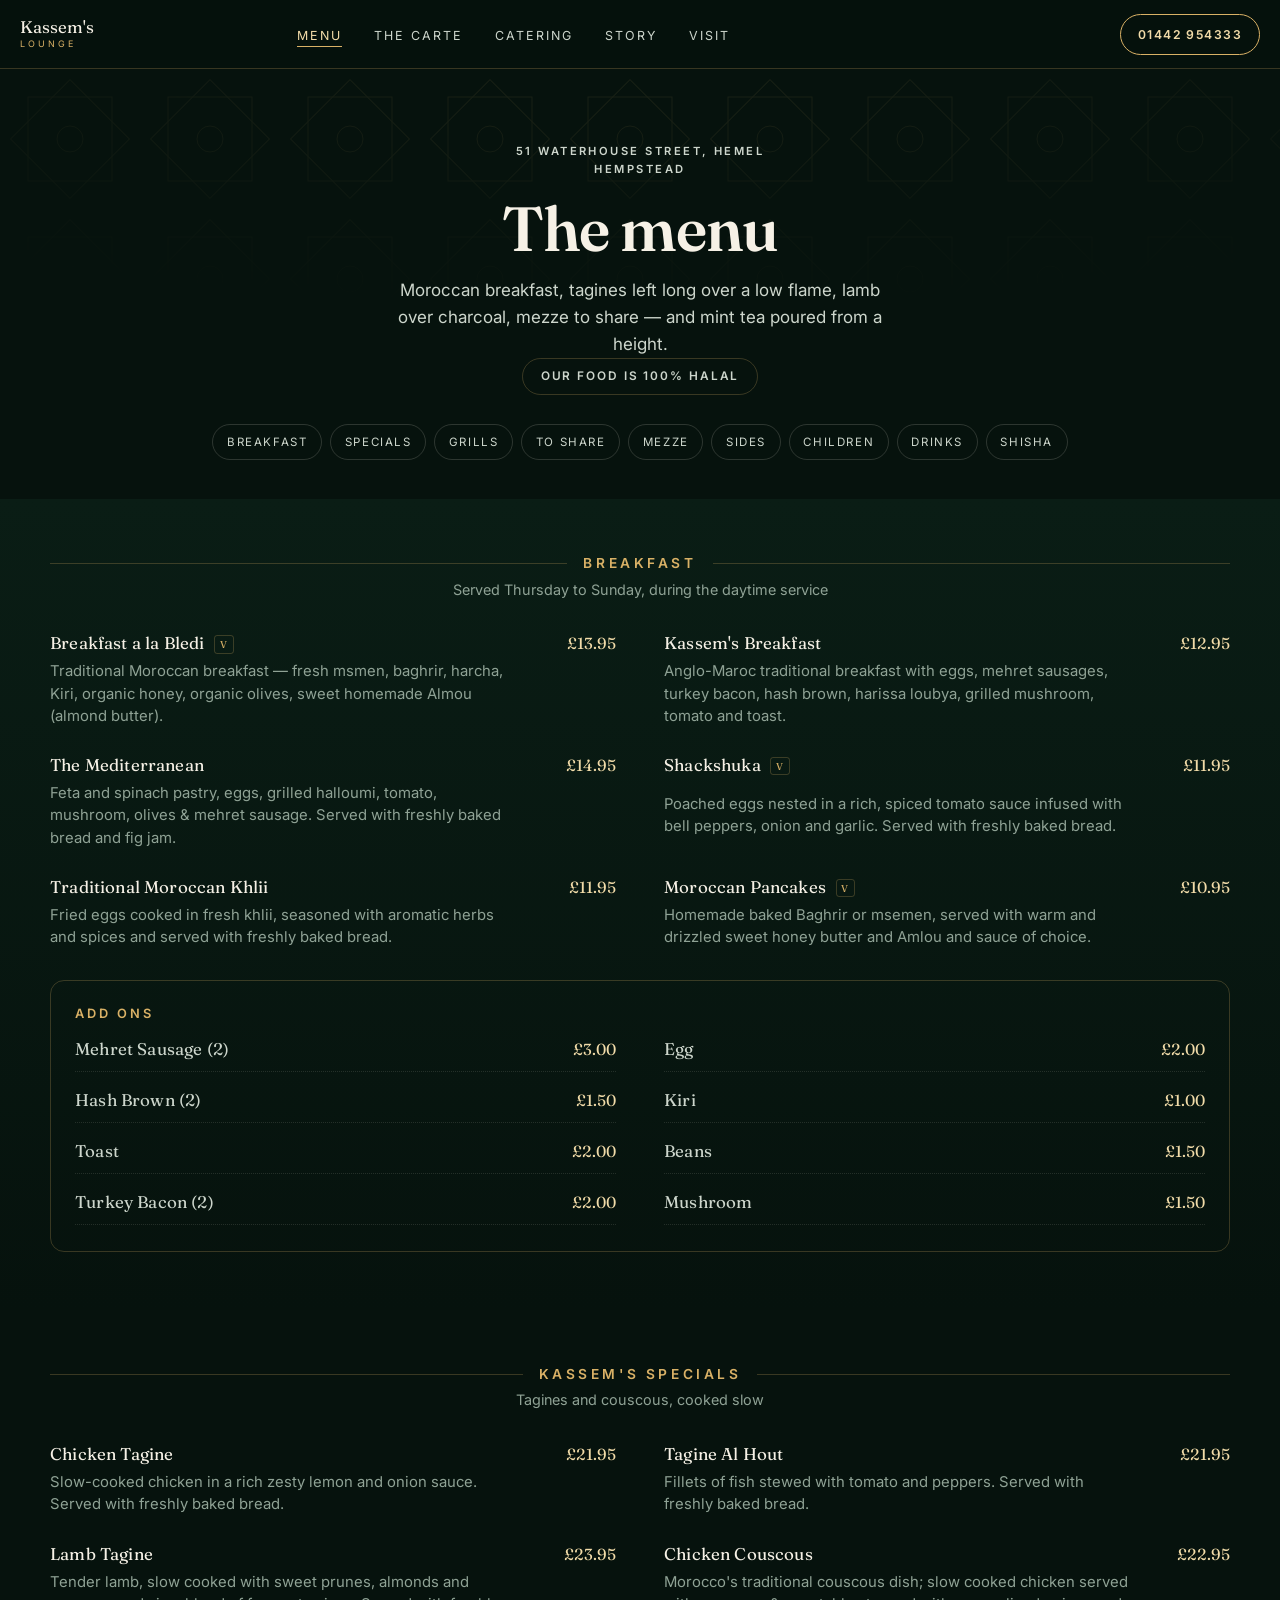
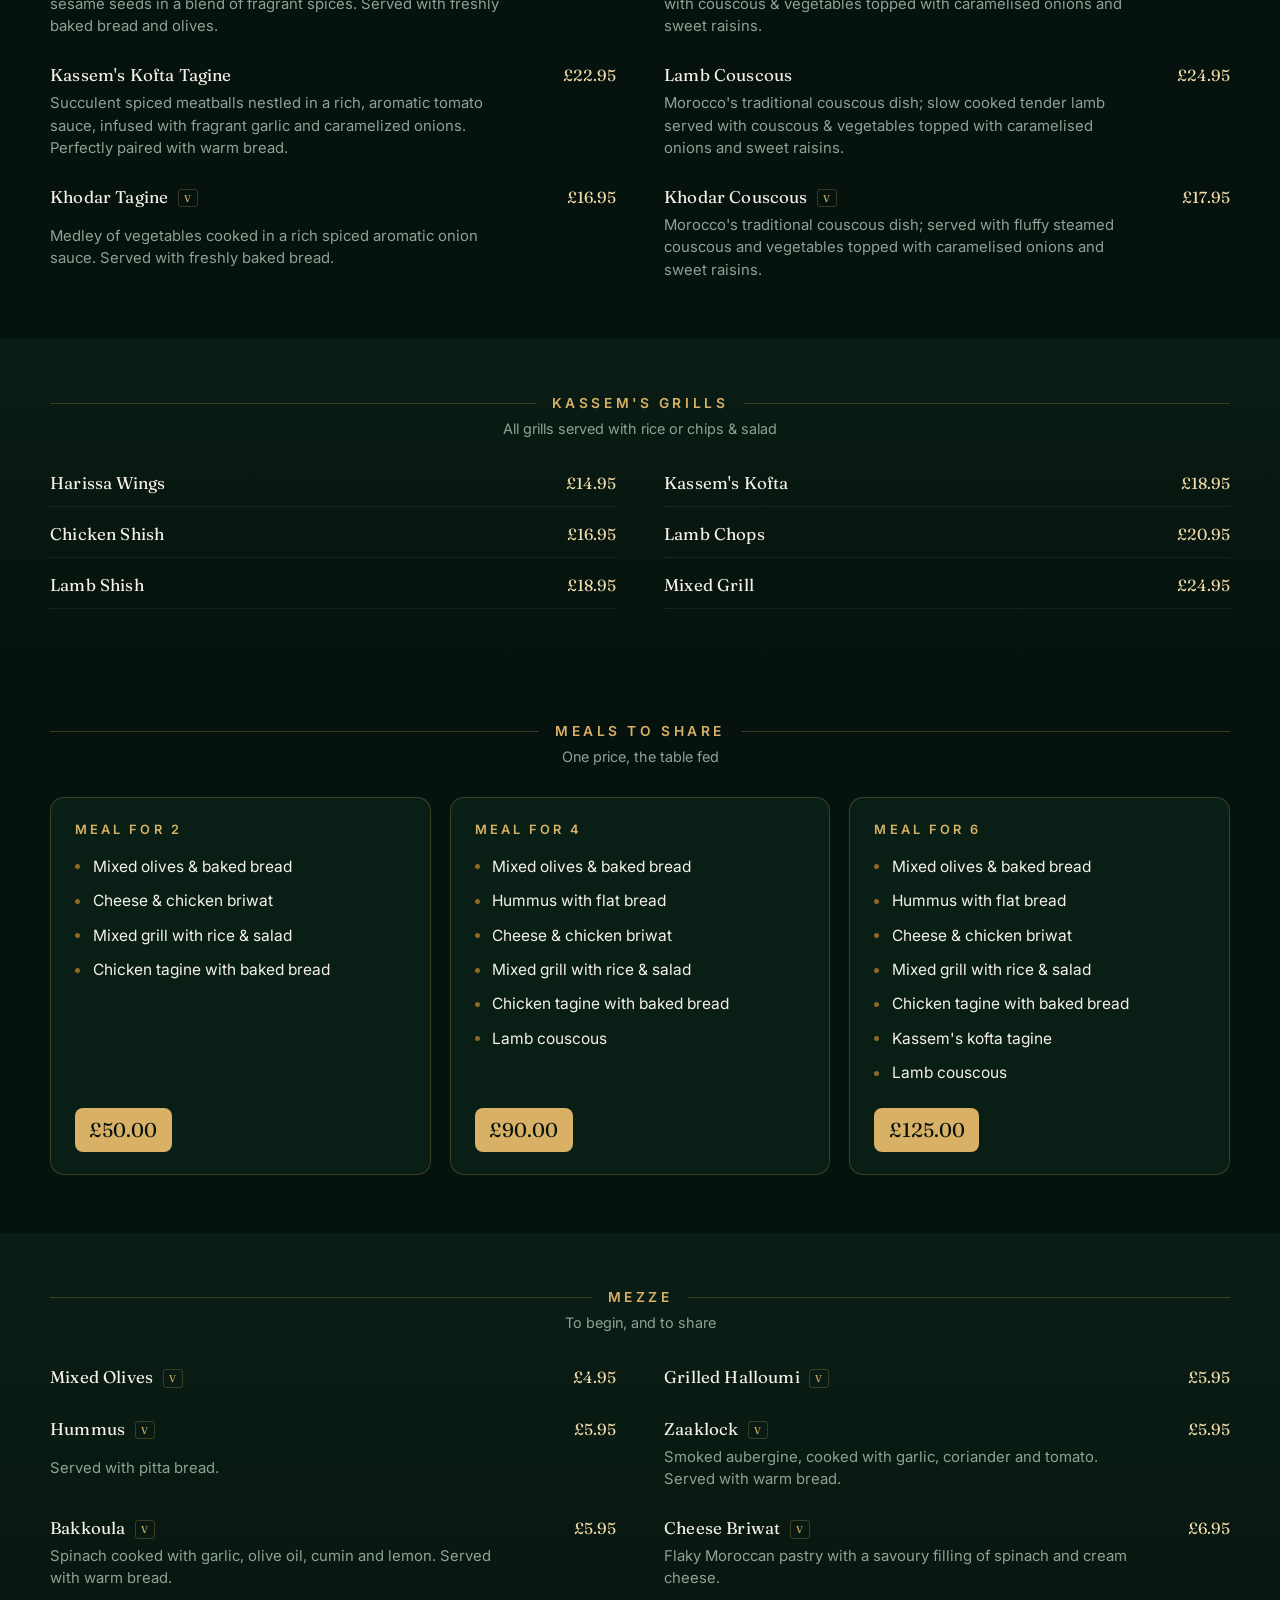
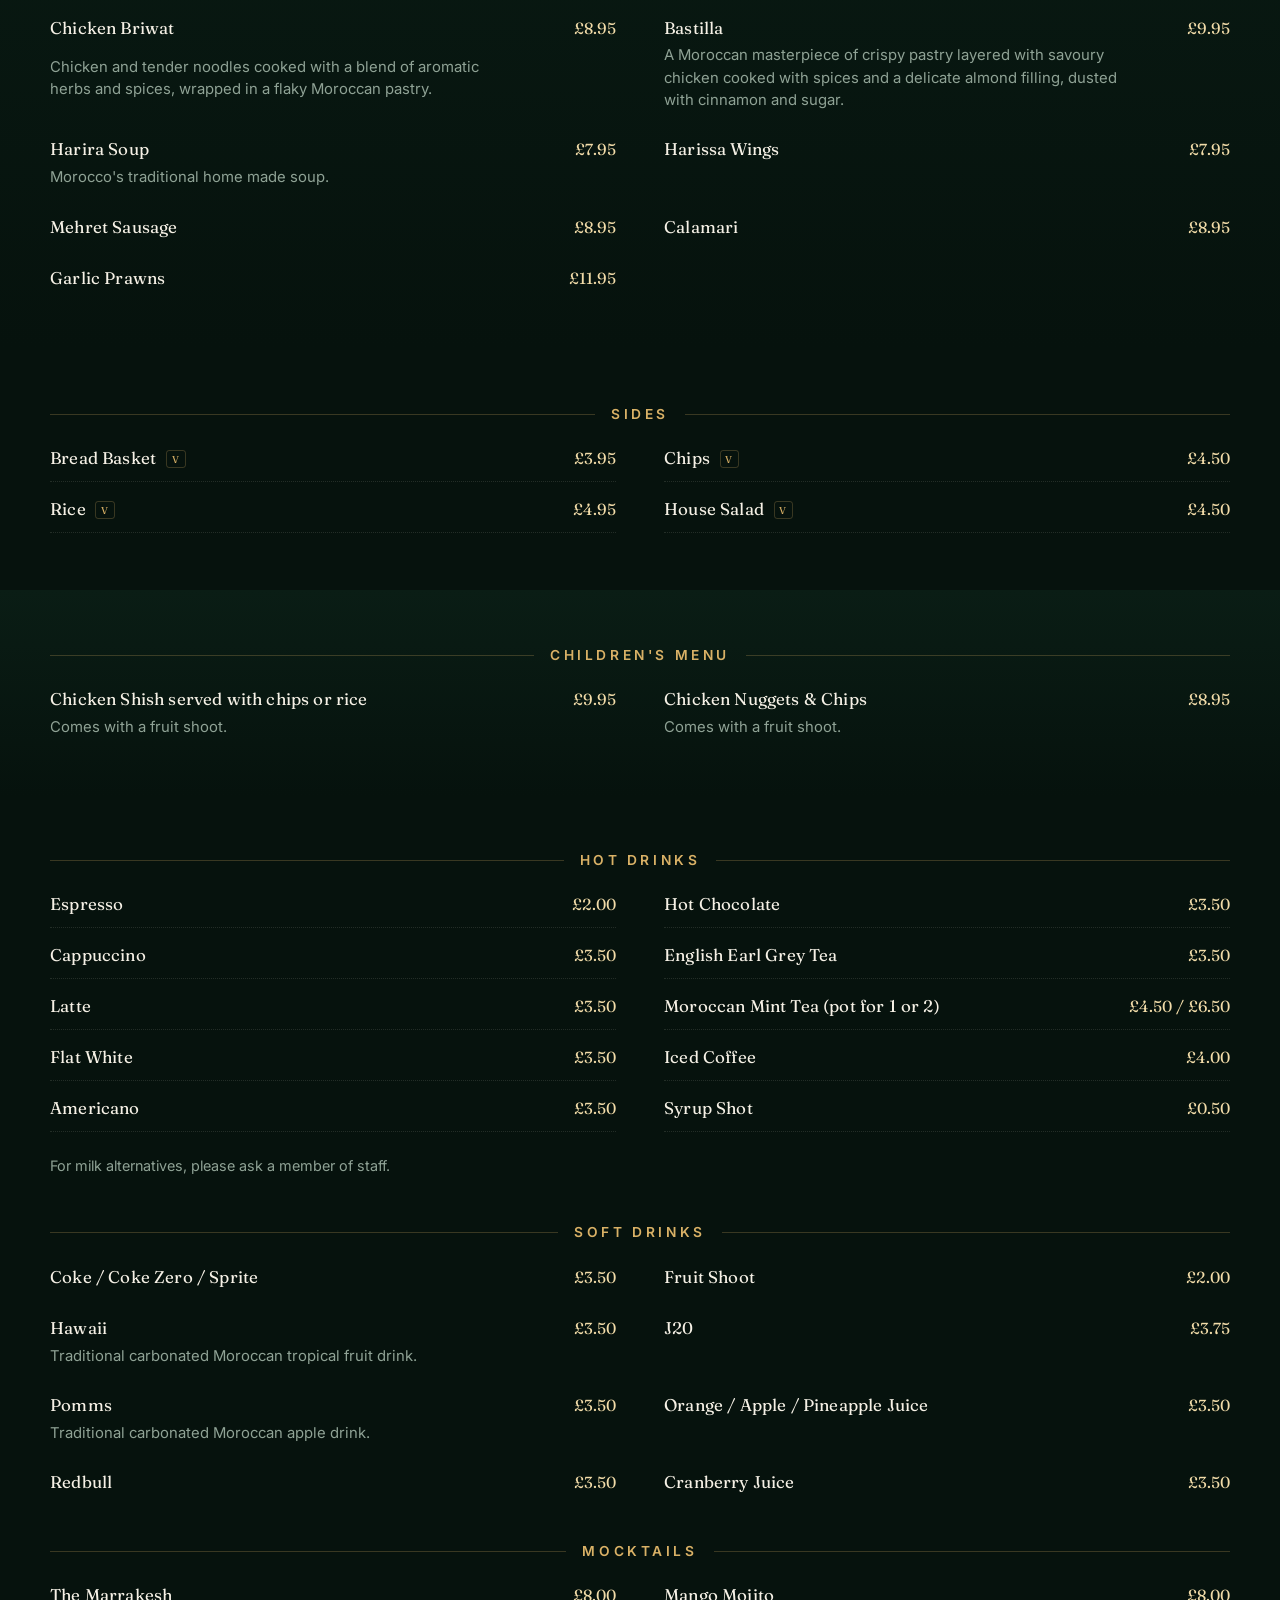
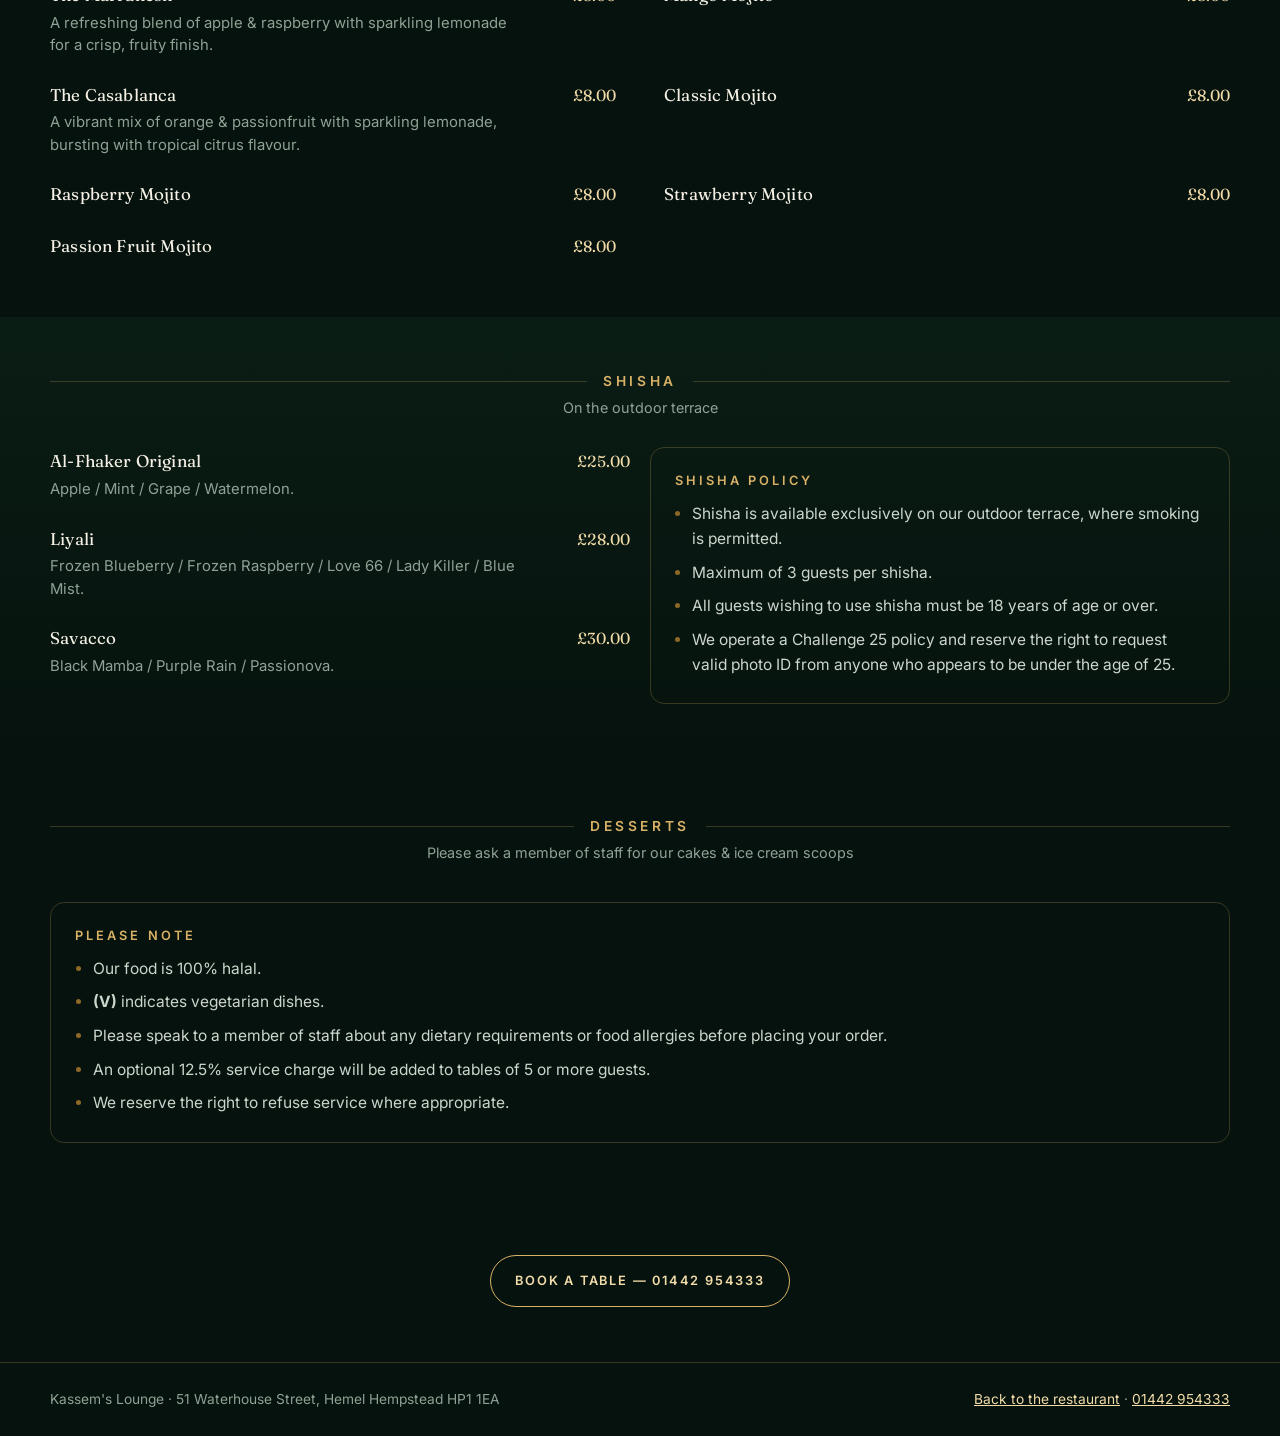
<file: menu.html>
<!doctype html>
<html lang="en">
<head>
<meta charset="utf-8">
<meta name="viewport" content="width=device-width, initial-scale=1, viewport-fit=cover">
<title>Menu | Kassem's Lounge, Hemel Hempstead</title>
<meta name="description" content="The full Kassem's Lounge menu with prices: Moroccan breakfast, tagines and couscous, charcoal grills, mezze, meals to share, shisha and mint tea. 100% halal. 51 Waterhouse Street, Hemel Hempstead.">
<meta name="theme-color" content="#06120d">
<meta property="og:title" content="Kassem's Lounge — the menu">
<meta property="og:description" content="Moroccan breakfast, tagines, charcoal grills, mezze and shisha in Hemel Hempstead. 100% halal.">
<meta property="og:image" content="https://kassems.co.uk/assets/mezze-spread.jpg">
<meta property="og:type" content="restaurant">
<link rel="canonical" href="https://kassems.co.uk/menu.html">
<link rel="icon" href="/favicon.svg" type="image/svg+xml">
<link rel="apple-touch-icon" href="/favicon.svg">
<link rel="preconnect" href="https://fonts.googleapis.com">
<link rel="preconnect" href="https://fonts.gstatic.com" crossorigin>
<link href="https://fonts.googleapis.com/css2?family=Fraunces:ital,opsz,wght@0,9..144,400;0,9..144,600;0,9..144,700&family=Inter:wght@400;500;600&display=swap" rel="stylesheet">
<style>
/* ===========================================================================
   Kassem's Lounge — the menu.

   Prices are the restaurant's own, off their printed card. This page is the
   single place they live: nothing here duplicates a price into a second
   format, because two copies drift and the wrong one goes out.

   The printed card's grammar is kept — a gold rule with the course name set
   into it, dish in small caps, price hard right — on v6's tokens, so the page
   and the card in the customer's hand read as one restaurant. No JavaScript:
   a menu that needs a script to render is a menu that can fail to render.
   =========================================================================== */

:root {
  --ink:       #06120d;
  --ink-2:     #0a1d15;
  --tadelakt:  #e8dcc6;
  --cream:     #f6f1e6;
  --cream-2:   #cdd6cc;
  --cream-3:   #8fa295;
  --gold:      #d9b166;
  --gold-2:    #f2dca9;
  --gold-deep: #8e6826;
  --edge:      rgba(217,177,102,.24);

  --zellige: url("data:image/svg+xml,%3Csvg xmlns='http://www.w3.org/2000/svg' width='140' height='140' viewBox='0 0 140 140'%3E%3Cg fill='none' stroke='%23d9b166' stroke-width='1'%3E%3Crect x='28' y='28' width='84' height='84'/%3E%3Crect x='28' y='28' width='84' height='84' transform='rotate(45 70 70)'/%3E%3Ccircle cx='70' cy='70' r='13'/%3E%3C/g%3E%3C/svg%3E");

  --display: Fraunces, "Iowan Old Style", Georgia, serif;
  --body: Inter, ui-sans-serif, system-ui, -apple-system, "Segoe UI", sans-serif;
  --gut: max(20px, env(safe-area-inset-left, 0px));
  --gut-r: max(20px, env(safe-area-inset-right, 0px));
  --wrap: min(1180px, 100% - var(--gut) - var(--gut-r));
  color-scheme: dark;
}

* { box-sizing: border-box; }
html { scroll-behavior: smooth; -webkit-text-size-adjust: 100%; scroll-padding-top: 5.5rem; }
body {
  margin: 0; background: var(--ink); color: var(--cream);
  font-family: var(--body); font-size: 1.0625rem; line-height: 1.6;
  overflow-x: hidden;
}
a { color: inherit; }
:focus-visible { outline: 2px solid var(--gold-2); outline-offset: 3px; border-radius: 2px; }
.wrap { width: var(--wrap); margin-inline: auto; }
.skip { position: absolute; left: -999px; background: var(--gold); color: var(--ink); padding: .7rem 1rem; z-index: 99; }
.skip:focus { left: 1rem; top: 1rem; }
h1, h2, h3 { font-family: var(--display); font-weight: 600; line-height: 1.08; margin: 0; letter-spacing: -.015em; }
.eyebrow { font-size: .7rem; letter-spacing: .22em; text-transform: uppercase; color: var(--gold); margin: 0; font-weight: 600; }

/* ── nav: one way back to the room, always reachable ──────────────────── */
.nav {
  position: sticky; top: 0; z-index: 50; display: flex; align-items: center; gap: 1rem;
  padding: .85rem var(--gut-r) .85rem var(--gut); padding-top: calc(.85rem + env(safe-area-inset-top, 0px));
  background: rgba(6,18,13,.86);
  -webkit-backdrop-filter: blur(18px) saturate(140%); backdrop-filter: blur(18px) saturate(140%);
  border-bottom: 1px solid var(--edge);
}
.brand { font-family: var(--display); font-size: 1.05rem; text-decoration: none; line-height: 1; }
.brand small { display: block; font-family: var(--body); font-size: .56rem; letter-spacing: .34em; color: var(--gold); text-transform: uppercase; margin-top: .25rem; }
.call {
  margin-left: auto; text-decoration: none; white-space: nowrap; font-size: .76rem;
  letter-spacing: .12em; text-transform: uppercase; font-weight: 600; padding: .62rem 1.05rem;
  border: 1px solid var(--gold); color: var(--gold-2); border-radius: 999px; transition: background .3s, color .3s;
}
.nav ul { display: none; list-style: none; margin: 0 auto; padding: 0; gap: 2rem; }
.nav a.link { text-decoration: none; font-size: .78rem; letter-spacing: .16em; text-transform: uppercase; color: var(--cream-2); position: relative; padding-block: .3rem; }
.nav a.link[aria-current="page"] { color: var(--gold-2); }
.nav a.link::after { content: ""; position: absolute; inset-inline: 0; bottom: 0; height: 1px; background: var(--gold); transform: scaleX(0); transform-origin: left; transition: transform .4s cubic-bezier(.2,.7,.2,1); }
.nav a.link:hover::after, .nav a.link:focus-visible::after { transform: scaleX(1); }
.nav a.link[aria-current="page"]::after { transform: scaleX(1); }
@media (min-width: 920px) { .nav ul { display: flex; } }
.call:hover { background: var(--gold); color: var(--ink); }

/* ── head of the page ─────────────────────────────────────────────────── */
.top { position: relative; isolation: isolate; padding: clamp(2.6rem, 7vw, 4.6rem) 0 clamp(1.6rem, 4vw, 2.4rem); text-align: center; }
.top::before {
  content: ""; position: absolute; inset: 0; z-index: -1; pointer-events: none;
  background-image: var(--zellige); background-size: 140px 140px; opacity: .09;
  -webkit-mask-image: radial-gradient(120% 80% at 50% 0%, #000 10%, transparent 72%);
  mask-image: radial-gradient(120% 80% at 50% 0%, #000 10%, transparent 72%);
}
.top h1 { font-size: clamp(2.3rem, 1.4rem + 3.6vw, 3.9rem); margin: 1rem 0 .9rem; }
.top p { color: var(--cream-2); max-width: 46ch; margin: 0 auto; }
.halal {
  display: inline-block; margin-top: 1.4rem; padding: .5rem 1.1rem; border: 1px solid var(--edge);
  border-radius: 999px; font-size: .74rem; letter-spacing: .16em; text-transform: uppercase;
  color: var(--gold-2); font-weight: 600;
}

/* ── jump chips ───────────────────────────────────────────────────────── */
.jump { display: flex; flex-wrap: wrap; justify-content: center; gap: .5rem; margin: 1.8rem auto 0; }
.jump a {
  text-decoration: none; font-size: .72rem; letter-spacing: .14em; text-transform: uppercase;
  padding: .5rem .85rem; border: 1px solid rgba(246,241,230,.16); border-radius: 999px;
  color: var(--cream-2); transition: border-color .3s, color .3s;
}
.jump a:hover { border-color: var(--gold); color: var(--gold-2); }

/* ── a course ─────────────────────────────────────────────────────────── */
.band { padding: clamp(2.4rem, 6vw, 3.6rem) 0; }
.band.deep { background: linear-gradient(180deg, var(--ink-2), var(--ink)); }

.course-head { display: flex; align-items: center; gap: 1rem; margin-bottom: .4rem; }
.course-head::before, .course-head::after { content: ""; flex: 1; height: 1px; background: var(--edge); }
.course-head h2 {
  font-family: var(--body); font-size: .86rem; font-weight: 600; letter-spacing: .26em;
  text-transform: uppercase; color: var(--gold); white-space: nowrap;
}
.course-note { text-align: center; color: var(--cream-3); font-size: .9rem; margin: 0 0 1.8rem; }

/* Two columns on a wide screen, one on a phone. The dish is a grid so the
   price keeps its column whatever the name wraps to. */
.dishes { display: grid; gap: 1.5rem 3rem; margin: 0; padding: 0; list-style: none; }
@media (min-width: 760px) { .dishes.two { grid-template-columns: 1fr 1fr; } }

.dish { display: grid; grid-template-columns: 1fr auto; gap: .2rem .9rem; align-items: baseline; }
.dish .name { font-family: var(--display); font-size: 1.06rem; letter-spacing: .01em; }
.dish .price { font-family: var(--display); font-size: 1rem; color: var(--gold-2); white-space: nowrap; }
.dish .how { grid-column: 1 / -1; color: var(--cream-3); font-size: .93rem; line-height: 1.5; max-width: 52ch; }
.veg { font-size: .62rem; letter-spacing: .12em; color: var(--gold); border: 1px solid var(--edge); border-radius: 3px; padding: .1rem .3rem; vertical-align: .14em; margin-left: .35rem; }

/* A compact list: name and price only, no description. */
.dishes.tight { gap: .85rem 3rem; }
.dishes.tight .dish { border-bottom: 1px dotted rgba(246,241,230,.12); padding-bottom: .55rem; }

/* ── the share meals ──────────────────────────────────────────────────── */
.meals { display: grid; gap: 1.2rem; margin-top: 1.4rem; }
@media (min-width: 820px) { .meals { grid-template-columns: repeat(3, 1fr); } }
.meal { border: 1px solid var(--edge); border-radius: 14px; padding: 1.6rem 1.5rem 1.4rem; background: rgba(16,50,36,.42); display: flex; flex-direction: column; }
.meal h3 { font-family: var(--body); font-size: .8rem; font-weight: 600; letter-spacing: .24em; text-transform: uppercase; color: var(--gold); }
.meal ul { list-style: none; margin: 1.1rem 0 1.4rem; padding: 0; display: grid; gap: .6rem; }
.meal li { position: relative; padding-left: 1.1rem; font-size: .97rem; color: var(--cream); }
.meal li::before { content: ""; position: absolute; left: 0; top: .62em; width: 5px; height: 5px; border-radius: 50%; background: var(--gold-deep); }
.meal .tag { margin-top: auto; align-self: flex-start; font-family: var(--display); font-size: 1.25rem; color: var(--ink); background: var(--gold); border-radius: 8px; padding: .35rem .9rem; }

/* ── the small print ──────────────────────────────────────────────────── */
.note { border: 1px solid var(--edge); border-radius: 14px; padding: 1.6rem 1.5rem; margin-top: 1rem; }
.note h3 { font-family: var(--body); font-size: .8rem; font-weight: 600; letter-spacing: .24em; text-transform: uppercase; color: var(--gold); margin-bottom: .9rem; }
.note ul { margin: 0; padding-left: 1.1rem; display: grid; gap: .55rem; color: var(--cream-2); font-size: .97rem; }
.note li::marker { color: var(--gold-deep); }

.policy { display: grid; gap: 1.2rem; }
@media (min-width: 820px) { .policy { grid-template-columns: 1fr 1fr; align-items: start; } }

/* ── foot ─────────────────────────────────────────────────────────────── */
.back { text-align: center; padding: clamp(2.4rem, 6vw, 3.4rem) 0; }
.btn {
  display: inline-flex; align-items: center; gap: .55rem; text-decoration: none;
  font-size: .8rem; letter-spacing: .14em; text-transform: uppercase; font-weight: 600;
  padding: .95rem 1.5rem; border-radius: 999px; border: 1px solid var(--gold); color: var(--gold-2);
  transition: background .3s, color .3s;
}
.btn:hover { background: var(--gold); color: var(--ink); }
.thumb { position: fixed; left: 0; right: 0; bottom: 0; z-index: 60; display: grid; grid-template-columns: minmax(0,1fr) minmax(0,1fr); gap: 1px; background: var(--edge); border-top: 1px solid var(--edge); padding-bottom: env(safe-area-inset-bottom, 0px); }
.thumb a { display: flex; align-items: center; justify-content: center; gap: .5rem; padding: 1.05rem .8rem; background: var(--ink-2); color: var(--gold-2); text-decoration: none; font-family: var(--body); font-size: .74rem; font-weight: 600; letter-spacing: .14em; text-transform: uppercase; }
.thumb a:first-child { background: var(--gold); color: var(--ink); padding-left: calc(.8rem + env(safe-area-inset-left, 0px)); }
.thumb a:last-child { padding-right: calc(.8rem + env(safe-area-inset-right, 0px)); }
.thumb svg { width: 1.05em; height: 1.05em; fill: none; stroke: currentColor; stroke-width: 1.8; stroke-linecap: round; stroke-linejoin: round; }
@media (min-width: 700px) { .thumb { display: none; } }

.foot { border-top: 1px solid var(--edge); padding: 1.6rem 0 calc(1.6rem + env(safe-area-inset-bottom, 0px)); font-size: .86rem; color: var(--cream-3); }
@media (max-width: 699px) { .foot { padding-bottom: calc(5.2rem + env(safe-area-inset-bottom, 0px)); } }
.foot .wrap { display: flex; flex-wrap: wrap; gap: .6rem 1.4rem; justify-content: space-between; }
.foot a { color: var(--gold-2); }

@media print {
  .nav, .jump, .back, .thumb { display: none; }
  body { background: #fff; color: #000; }
  .band.deep { background: none; }
  .dish .how, .foot { color: #333; }
  .dish .price, .meal h3, .course-head h2 { color: #8e6826; }
}
</style>
</head>
<body>

<a class="skip" href="#menu">Skip to the menu</a>

<header class="nav">
  <a class="brand" href="./">Kassem's<small>Lounge</small></a>
  <ul>
    <li><a class="link" href="#menu" aria-current="page">Menu</a></li>
    <li><a class="link" href="./#carte">The carte</a></li>
    <li><a class="link" href="./#catering">Catering</a></li>
    <li><a class="link" href="./#story">Story</a></li>
    <li><a class="link" href="./#visit">Visit</a></li>
  </ul>
  <a class="call" href="tel:+441442954333">01442 954333</a>
</header>

<div class="top">
  <div class="wrap">
    <p class="eyebrow">51 Waterhouse Street, Hemel Hempstead</p>
    <h1>The menu</h1>
    <p>Moroccan breakfast, tagines left long over a low flame, lamb over charcoal, mezze to share &mdash; and mint tea poured from a height.</p>
    <p class="halal">Our food is 100% halal</p>

    <nav class="jump" aria-label="Jump to a course">
      <a href="#breakfast">Breakfast</a>
      <a href="#specials">Specials</a>
      <a href="#grills">Grills</a>
      <a href="#share">To share</a>
      <a href="#mezze">Mezze</a>
      <a href="#sides">Sides</a>
      <a href="#children">Children</a>
      <a href="#drinks">Drinks</a>
      <a href="#shisha">Shisha</a>
    </nav>
  </div>
</div>

<main id="menu">

<!-- Breakfast. The daytime service is Thursday to Sunday on the published hours. -->
<section class="band deep" id="breakfast">
  <div class="wrap">
    <div class="course-head"><h2>Breakfast</h2></div>
    <p class="course-note">Served Thursday to Sunday, during the daytime service</p>

    <ul class="dishes two">
      <li class="dish">
        <span class="name">Breakfast a la Bledi <span class="veg">V</span></span><span class="price">&pound;13.95</span>
        <span class="how">Traditional Moroccan breakfast &mdash; fresh msmen, baghrir, harcha, Kiri, organic honey, organic olives, sweet homemade Almou (almond butter).</span>
      </li>
      <li class="dish">
        <span class="name">Kassem's Breakfast</span><span class="price">&pound;12.95</span>
        <span class="how">Anglo-Maroc traditional breakfast with eggs, mehret sausages, turkey bacon, hash brown, harissa loubya, grilled mushroom, tomato and toast.</span>
      </li>
      <li class="dish">
        <span class="name">The Mediterranean</span><span class="price">&pound;14.95</span>
        <span class="how">Feta and spinach pastry, eggs, grilled halloumi, tomato, mushroom, olives &amp; mehret sausage. Served with freshly baked bread and fig jam.</span>
      </li>
      <li class="dish">
        <span class="name">Shackshuka <span class="veg">V</span></span><span class="price">&pound;11.95</span>
        <span class="how">Poached eggs nested in a rich, spiced tomato sauce infused with bell peppers, onion and garlic. Served with freshly baked bread.</span>
      </li>
      <li class="dish">
        <span class="name">Traditional Moroccan Khlii</span><span class="price">&pound;11.95</span>
        <span class="how">Fried eggs cooked in fresh khlii, seasoned with aromatic herbs and spices and served with freshly baked bread.</span>
      </li>
      <li class="dish">
        <span class="name">Moroccan Pancakes <span class="veg">V</span></span><span class="price">&pound;10.95</span>
        <span class="how">Homemade baked Baghrir or msemen, served with warm and drizzled sweet honey butter and Amlou and sauce of choice.</span>
      </li>
    </ul>

    <div class="note" style="margin-top:2rem">
      <h3>Add ons</h3>
      <ul class="dishes tight two" style="list-style:none;padding:0">
        <li class="dish"><span class="name">Mehret Sausage (2)</span><span class="price">&pound;3.00</span></li>
        <li class="dish"><span class="name">Egg</span><span class="price">&pound;2.00</span></li>
        <li class="dish"><span class="name">Hash Brown (2)</span><span class="price">&pound;1.50</span></li>
        <li class="dish"><span class="name">Kiri</span><span class="price">&pound;1.00</span></li>
        <li class="dish"><span class="name">Toast</span><span class="price">&pound;2.00</span></li>
        <li class="dish"><span class="name">Beans</span><span class="price">&pound;1.50</span></li>
        <li class="dish"><span class="name">Turkey Bacon (2)</span><span class="price">&pound;2.00</span></li>
        <li class="dish"><span class="name">Mushroom</span><span class="price">&pound;1.50</span></li>
      </ul>
    </div>
  </div>
</section>

<!-- Kassem's specials: the tagines and couscous the kitchen is known for. -->
<section class="band" id="specials">
  <div class="wrap">
    <div class="course-head"><h2>Kassem's Specials</h2></div>
    <p class="course-note">Tagines and couscous, cooked slow</p>

    <ul class="dishes two">
      <li class="dish">
        <span class="name">Chicken Tagine</span><span class="price">&pound;21.95</span>
        <span class="how">Slow-cooked chicken in a rich zesty lemon and onion sauce. Served with freshly baked bread.</span>
      </li>
      <li class="dish">
        <span class="name">Tagine Al Hout</span><span class="price">&pound;21.95</span>
        <span class="how">Fillets of fish stewed with tomato and peppers. Served with freshly baked bread.</span>
      </li>
      <li class="dish">
        <span class="name">Lamb Tagine</span><span class="price">&pound;23.95</span>
        <span class="how">Tender lamb, slow cooked with sweet prunes, almonds and sesame seeds in a blend of fragrant spices. Served with freshly baked bread and olives.</span>
      </li>
      <li class="dish">
        <span class="name">Chicken Couscous</span><span class="price">&pound;22.95</span>
        <span class="how">Morocco's traditional couscous dish; slow cooked chicken served with couscous &amp; vegetables topped with caramelised onions and sweet raisins.</span>
      </li>
      <li class="dish">
        <span class="name">Kassem's Kofta Tagine</span><span class="price">&pound;22.95</span>
        <span class="how">Succulent spiced meatballs nestled in a rich, aromatic tomato sauce, infused with fragrant garlic and caramelized onions. Perfectly paired with warm bread.</span>
      </li>
      <li class="dish">
        <span class="name">Lamb Couscous</span><span class="price">&pound;24.95</span>
        <span class="how">Morocco's traditional couscous dish; slow cooked tender lamb served with couscous &amp; vegetables topped with caramelised onions and sweet raisins.</span>
      </li>
      <li class="dish">
        <span class="name">Khodar Tagine <span class="veg">V</span></span><span class="price">&pound;16.95</span>
        <span class="how">Medley of vegetables cooked in a rich spiced aromatic onion sauce. Served with freshly baked bread.</span>
      </li>
      <li class="dish">
        <span class="name">Khodar Couscous <span class="veg">V</span></span><span class="price">&pound;17.95</span>
        <span class="how">Morocco's traditional couscous dish; served with fluffy steamed couscous and vegetables topped with caramelised onions and sweet raisins.</span>
      </li>
    </ul>
  </div>
</section>

<section class="band deep" id="grills">
  <div class="wrap">
    <div class="course-head"><h2>Kassem's Grills</h2></div>
    <p class="course-note">All grills served with rice or chips &amp; salad</p>

    <ul class="dishes tight two">
      <li class="dish"><span class="name">Harissa Wings</span><span class="price">&pound;14.95</span></li>
      <li class="dish"><span class="name">Kassem's Kofta</span><span class="price">&pound;18.95</span></li>
      <li class="dish"><span class="name">Chicken Shish</span><span class="price">&pound;16.95</span></li>
      <li class="dish"><span class="name">Lamb Chops</span><span class="price">&pound;20.95</span></li>
      <li class="dish"><span class="name">Lamb Shish</span><span class="price">&pound;18.95</span></li>
      <li class="dish"><span class="name">Mixed Grill</span><span class="price">&pound;24.95</span></li>
    </ul>
  </div>
</section>

<!-- The share meals: the clearest thing on the printed card, so it keeps its shape here. -->
<section class="band" id="share">
  <div class="wrap">
    <div class="course-head"><h2>Meals to share</h2></div>
    <p class="course-note">One price, the table fed</p>

    <div class="meals">
      <article class="meal">
        <h3>Meal for 2</h3>
        <ul>
          <li>Mixed olives &amp; baked bread</li>
          <li>Cheese &amp; chicken briwat</li>
          <li>Mixed grill with rice &amp; salad</li>
          <li>Chicken tagine with baked bread</li>
        </ul>
        <span class="tag">&pound;50.00</span>
      </article>
      <article class="meal">
        <h3>Meal for 4</h3>
        <ul>
          <li>Mixed olives &amp; baked bread</li>
          <li>Hummus with flat bread</li>
          <li>Cheese &amp; chicken briwat</li>
          <li>Mixed grill with rice &amp; salad</li>
          <li>Chicken tagine with baked bread</li>
          <li>Lamb couscous</li>
        </ul>
        <span class="tag">&pound;90.00</span>
      </article>
      <article class="meal">
        <h3>Meal for 6</h3>
        <ul>
          <li>Mixed olives &amp; baked bread</li>
          <li>Hummus with flat bread</li>
          <li>Cheese &amp; chicken briwat</li>
          <li>Mixed grill with rice &amp; salad</li>
          <li>Chicken tagine with baked bread</li>
          <li>Kassem's kofta tagine</li>
          <li>Lamb couscous</li>
        </ul>
        <span class="tag">&pound;125.00</span>
      </article>
    </div>
  </div>
</section>

<section class="band deep" id="mezze">
  <div class="wrap">
    <div class="course-head"><h2>Mezze</h2></div>
    <p class="course-note">To begin, and to share</p>

    <ul class="dishes two">
      <li class="dish"><span class="name">Mixed Olives <span class="veg">V</span></span><span class="price">&pound;4.95</span></li>
      <li class="dish"><span class="name">Grilled Halloumi <span class="veg">V</span></span><span class="price">&pound;5.95</span></li>
      <li class="dish">
        <span class="name">Hummus <span class="veg">V</span></span><span class="price">&pound;5.95</span>
        <span class="how">Served with pitta bread.</span>
      </li>
      <li class="dish">
        <span class="name">Zaaklock <span class="veg">V</span></span><span class="price">&pound;5.95</span>
        <span class="how">Smoked aubergine, cooked with garlic, coriander and tomato. Served with warm bread.</span>
      </li>
      <li class="dish">
        <span class="name">Bakkoula <span class="veg">V</span></span><span class="price">&pound;5.95</span>
        <span class="how">Spinach cooked with garlic, olive oil, cumin and lemon. Served with warm bread.</span>
      </li>
      <li class="dish">
        <span class="name">Cheese Briwat <span class="veg">V</span></span><span class="price">&pound;6.95</span>
        <span class="how">Flaky Moroccan pastry with a savoury filling of spinach and cream cheese.</span>
      </li>
      <li class="dish">
        <span class="name">Chicken Briwat</span><span class="price">&pound;8.95</span>
        <span class="how">Chicken and tender noodles cooked with a blend of aromatic herbs and spices, wrapped in a flaky Moroccan pastry.</span>
      </li>
      <li class="dish">
        <span class="name">Bastilla</span><span class="price">&pound;9.95</span>
        <span class="how">A Moroccan masterpiece of crispy pastry layered with savoury chicken cooked with spices and a delicate almond filling, dusted with cinnamon and sugar.</span>
      </li>
      <li class="dish">
        <span class="name">Harira Soup</span><span class="price">&pound;7.95</span>
        <span class="how">Morocco's traditional home made soup.</span>
      </li>
      <li class="dish"><span class="name">Harissa Wings</span><span class="price">&pound;7.95</span></li>
      <li class="dish"><span class="name">Mehret Sausage</span><span class="price">&pound;8.95</span></li>
      <li class="dish"><span class="name">Calamari</span><span class="price">&pound;8.95</span></li>
      <li class="dish"><span class="name">Garlic Prawns</span><span class="price">&pound;11.95</span></li>
    </ul>
  </div>
</section>

<section class="band" id="sides">
  <div class="wrap">
    <div class="course-head"><h2>Sides</h2></div>
    <ul class="dishes tight two" style="margin-top:1.4rem">
      <li class="dish"><span class="name">Bread Basket <span class="veg">V</span></span><span class="price">&pound;3.95</span></li>
      <li class="dish"><span class="name">Chips <span class="veg">V</span></span><span class="price">&pound;4.50</span></li>
      <li class="dish"><span class="name">Rice <span class="veg">V</span></span><span class="price">&pound;4.95</span></li>
      <li class="dish"><span class="name">House Salad <span class="veg">V</span></span><span class="price">&pound;4.50</span></li>
    </ul>
  </div>
</section>

<section class="band deep" id="children">
  <div class="wrap">
    <div class="course-head"><h2>Children's menu</h2></div>
    <ul class="dishes two" style="margin-top:1.4rem">
      <li class="dish">
        <span class="name">Chicken Shish served with chips or rice</span><span class="price">&pound;9.95</span>
        <span class="how">Comes with a fruit shoot.</span>
      </li>
      <li class="dish">
        <span class="name">Chicken Nuggets &amp; Chips</span><span class="price">&pound;8.95</span>
        <span class="how">Comes with a fruit shoot.</span>
      </li>
    </ul>
  </div>
</section>

<section class="band" id="drinks">
  <div class="wrap">
    <div class="course-head"><h2>Hot drinks</h2></div>
    <ul class="dishes tight two" style="margin-top:1.4rem">
      <li class="dish"><span class="name">Espresso</span><span class="price">&pound;2.00</span></li>
      <li class="dish"><span class="name">Hot Chocolate</span><span class="price">&pound;3.50</span></li>
      <li class="dish"><span class="name">Cappuccino</span><span class="price">&pound;3.50</span></li>
      <li class="dish"><span class="name">English Earl Grey Tea</span><span class="price">&pound;3.50</span></li>
      <li class="dish"><span class="name">Latte</span><span class="price">&pound;3.50</span></li>
      <li class="dish"><span class="name">Moroccan Mint Tea (pot for 1 or 2)</span><span class="price">&pound;4.50 / &pound;6.50</span></li>
      <li class="dish"><span class="name">Flat White</span><span class="price">&pound;3.50</span></li>
      <li class="dish"><span class="name">Iced Coffee</span><span class="price">&pound;4.00</span></li>
      <li class="dish"><span class="name">Americano</span><span class="price">&pound;3.50</span></li>
      <li class="dish"><span class="name">Syrup Shot</span><span class="price">&pound;0.50</span></li>
    </ul>
    <p class="course-note" style="margin:1.4rem 0 0;text-align:left">For milk alternatives, please ask a member of staff.</p>

    <div class="course-head" style="margin-top:3rem"><h2>Soft drinks</h2></div>
    <ul class="dishes two" style="margin-top:1.4rem">
      <li class="dish"><span class="name">Coke / Coke Zero / Sprite</span><span class="price">&pound;3.50</span></li>
      <li class="dish"><span class="name">Fruit Shoot</span><span class="price">&pound;2.00</span></li>
      <li class="dish">
        <span class="name">Hawaii</span><span class="price">&pound;3.50</span>
        <span class="how">Traditional carbonated Moroccan tropical fruit drink.</span>
      </li>
      <li class="dish"><span class="name">J20</span><span class="price">&pound;3.75</span></li>
      <li class="dish">
        <span class="name">Pomms</span><span class="price">&pound;3.50</span>
        <span class="how">Traditional carbonated Moroccan apple drink.</span>
      </li>
      <li class="dish"><span class="name">Orange / Apple / Pineapple Juice</span><span class="price">&pound;3.50</span></li>
      <li class="dish"><span class="name">Redbull</span><span class="price">&pound;3.50</span></li>
      <li class="dish"><span class="name">Cranberry Juice</span><span class="price">&pound;3.50</span></li>
    </ul>

    <div class="course-head" style="margin-top:3rem"><h2>Mocktails</h2></div>
    <ul class="dishes two" style="margin-top:1.4rem">
      <li class="dish">
        <span class="name">The Marrakesh</span><span class="price">&pound;8.00</span>
        <span class="how">A refreshing blend of apple &amp; raspberry with sparkling lemonade for a crisp, fruity finish.</span>
      </li>
      <li class="dish"><span class="name">Mango Mojito</span><span class="price">&pound;8.00</span></li>
      <li class="dish">
        <span class="name">The Casablanca</span><span class="price">&pound;8.00</span>
        <span class="how">A vibrant mix of orange &amp; passionfruit with sparkling lemonade, bursting with tropical citrus flavour.</span>
      </li>
      <li class="dish"><span class="name">Classic Mojito</span><span class="price">&pound;8.00</span></li>
      <li class="dish"><span class="name">Raspberry Mojito</span><span class="price">&pound;8.00</span></li>
      <li class="dish"><span class="name">Strawberry Mojito</span><span class="price">&pound;8.00</span></li>
      <li class="dish"><span class="name">Passion Fruit Mojito</span><span class="price">&pound;8.00</span></li>
    </ul>
  </div>
</section>

<section class="band deep" id="shisha">
  <div class="wrap">
    <div class="course-head"><h2>Shisha</h2></div>
    <p class="course-note">On the outdoor terrace</p>

    <div class="policy">
      <ul class="dishes">
        <li class="dish">
          <span class="name">Al-Fhaker Original</span><span class="price">&pound;25.00</span>
          <span class="how">Apple / Mint / Grape / Watermelon.</span>
        </li>
        <li class="dish">
          <span class="name">Liyali</span><span class="price">&pound;28.00</span>
          <span class="how">Frozen Blueberry / Frozen Raspberry / Love 66 / Lady Killer / Blue Mist.</span>
        </li>
        <li class="dish">
          <span class="name">Savacco</span><span class="price">&pound;30.00</span>
          <span class="how">Black Mamba / Purple Rain / Passionova.</span>
        </li>
      </ul>

      <div class="note" style="margin-top:0">
        <h3>Shisha policy</h3>
        <ul>
          <li>Shisha is available exclusively on our outdoor terrace, where smoking is permitted.</li>
          <li>Maximum of 3 guests per shisha.</li>
          <li>All guests wishing to use shisha must be 18 years of age or over.</li>
          <li>We operate a Challenge 25 policy and reserve the right to request valid photo ID from anyone who appears to be under the age of 25.</li>
        </ul>
      </div>
    </div>
  </div>
</section>

<section class="band" id="desserts">
  <div class="wrap">
    <div class="course-head"><h2>Desserts</h2></div>
    <p class="course-note" style="margin-bottom:0">Please ask a member of staff for our cakes &amp; ice cream scoops</p>

    <div class="note" style="margin-top:2.4rem">
      <h3>Please note</h3>
      <ul>
        <li>Our food is 100% halal.</li>
        <li><strong>(V)</strong> indicates vegetarian dishes.</li>
        <li>Please speak to a member of staff about any dietary requirements or food allergies before placing your order.</li>
        <li>An optional 12.5% service charge will be added to tables of 5 or more guests.</li>
        <li>We reserve the right to refuse service where appropriate.</li>
      </ul>
    </div>
  </div>
</section>

<div class="back">
  <div class="wrap">
    <a class="btn" href="tel:+441442954333">Book a table &mdash; 01442 954333</a>
  </div>
</div>

</main>

<nav class="thumb" aria-label="Call or get directions">
  <a href="tel:+441442954333"><svg viewBox="0 0 24 24" aria-hidden="true"><path d="M5 4h4l2 5-2.5 1.5a11 11 0 0 0 5 5L15 13l5 2v4a2 2 0 0 1-2 2A16 16 0 0 1 3 6a2 2 0 0 1 2-2"/></svg>Call</a>
  <a href="https://www.google.com/maps/dir/?api=1&amp;destination=Kassem%27s+Lounge%2C+51+Waterhouse+Street%2C+Hemel+Hempstead+HP1+1EA" target="_blank" rel="noopener"><svg viewBox="0 0 24 24" aria-hidden="true"><path d="M3 11 21 3l-8 18-2-7-8-3z"/></svg>Take me there</a>
</nav>

<footer class="foot">
  <div class="wrap">
    <span>Kassem's Lounge &middot; 51 Waterhouse Street, Hemel Hempstead HP1 1EA</span>
    <span><a href="./">Back to the restaurant</a> &middot; <a href="tel:+441442954333">01442 954333</a></span>
  </div>
</footer>

</body>
</html>
</file>
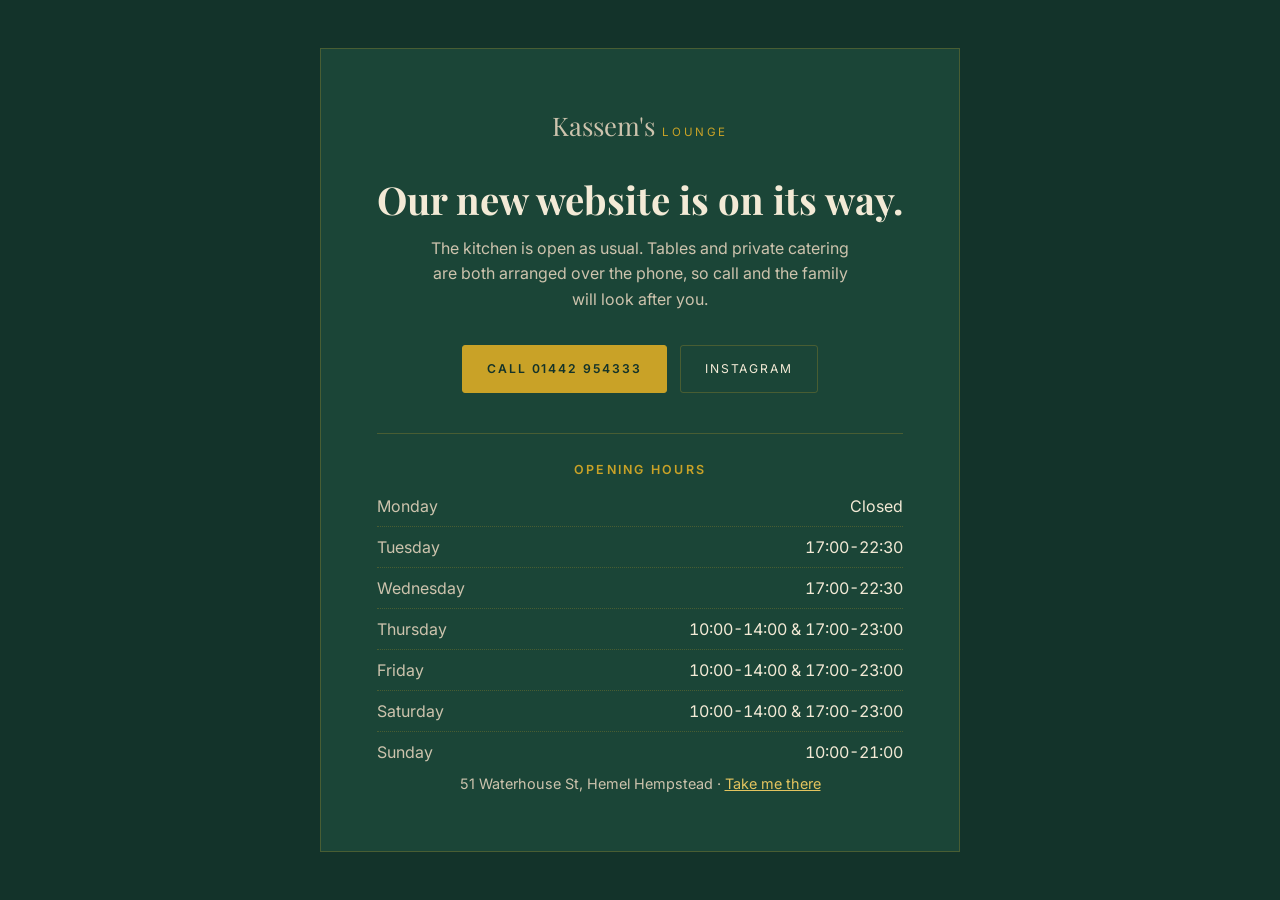
<file: v5/construction.html>
<!doctype html>
<html lang="en">
  <head>
    <meta charset="utf-8" />
    <meta name="robots" content="noindex,follow" />
    <link rel="canonical" href="https://kassems.co.uk/" />
    <meta name="viewport" content="width=device-width, initial-scale=1" />
    <title>Kassem's Lounge | Moroccan Food in Hemel Hempstead</title>
    <meta
      name="description"
      content="Kassem's Lounge is a family-run Moroccan food shop on Waterhouse Street, Hemel Hempstead. Our new website is on its way — call 01442 954333 for tables and private catering."
    />
    <link rel="preconnect" href="https://fonts.googleapis.com" />
    <link rel="preconnect" href="https://fonts.gstatic.com" crossorigin />
    <link
      href="https://fonts.googleapis.com/css2?family=Inter:wght@400;500;600;700;800&family=Playfair+Display:wght@600;700;800&display=swap"
      rel="stylesheet"
    />
    <link rel="stylesheet" href="styles.css" />
  </head>
  <body class="holding">
    <main class="holding-card">
      <p class="brand">
        <span>Kassem's</span>
        <small>Lounge</small>
      </p>

      <h1>Our new website is on its way.</h1>
      <p>
        The kitchen is open as usual. Tables and private catering are both
        arranged over the phone, so call and the family will look after you.
      </p>

      <div class="holding-actions">
        <a class="button primary" href="tel:+441442954333">Call 01442 954333</a>
        <a class="button secondary" href="https://www.instagram.com/kassems.lounge/">Instagram</a>
      </div>

      <section class="holding-hours" aria-label="Opening hours">
        <h2>Opening Hours</h2>
        <div><span>Monday</span><span>Closed</span></div>
        <div><span>Tuesday</span><span>17:00-22:30</span></div>
        <div><span>Wednesday</span><span>17:00-22:30</span></div>
        <div><span>Thursday</span><span>10:00-14:00 &amp; 17:00-23:00</span></div>
        <div><span>Friday</span><span>10:00-14:00 &amp; 17:00-23:00</span></div>
        <div><span>Saturday</span><span>10:00-14:00 &amp; 17:00-23:00</span></div>
        <div><span>Sunday</span><span>10:00-21:00</span></div>
      </section>

      <p class="holding-where">
        51 Waterhouse St, Hemel Hempstead &middot;
        <a href="https://www.google.com/maps/dir/?api=1&amp;destination=Kassem%27s+Lounge%2C+51+Waterhouse+Street%2C+Hemel+Hempstead+HP1+1EA" target="_blank" rel="noopener">Take me there</a>
      </p>
    </main>
  </body>
</html>
</file>
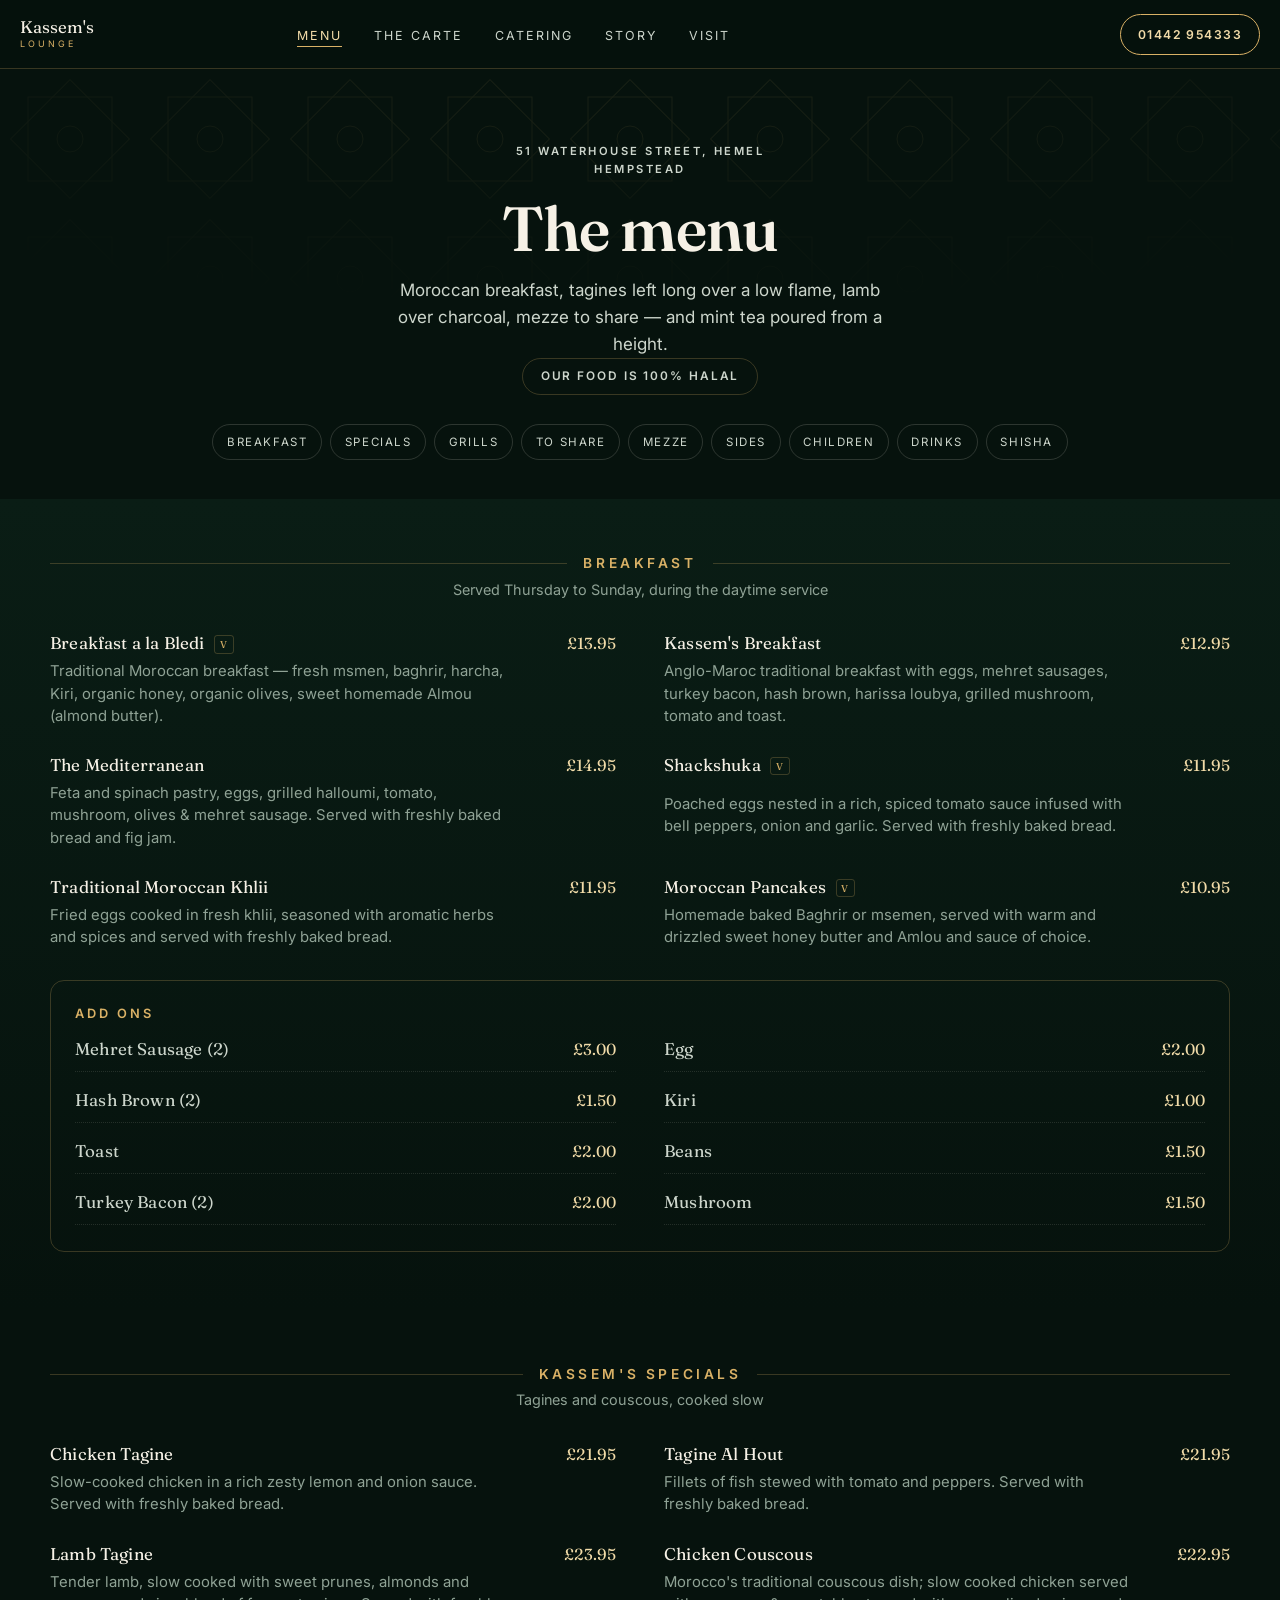
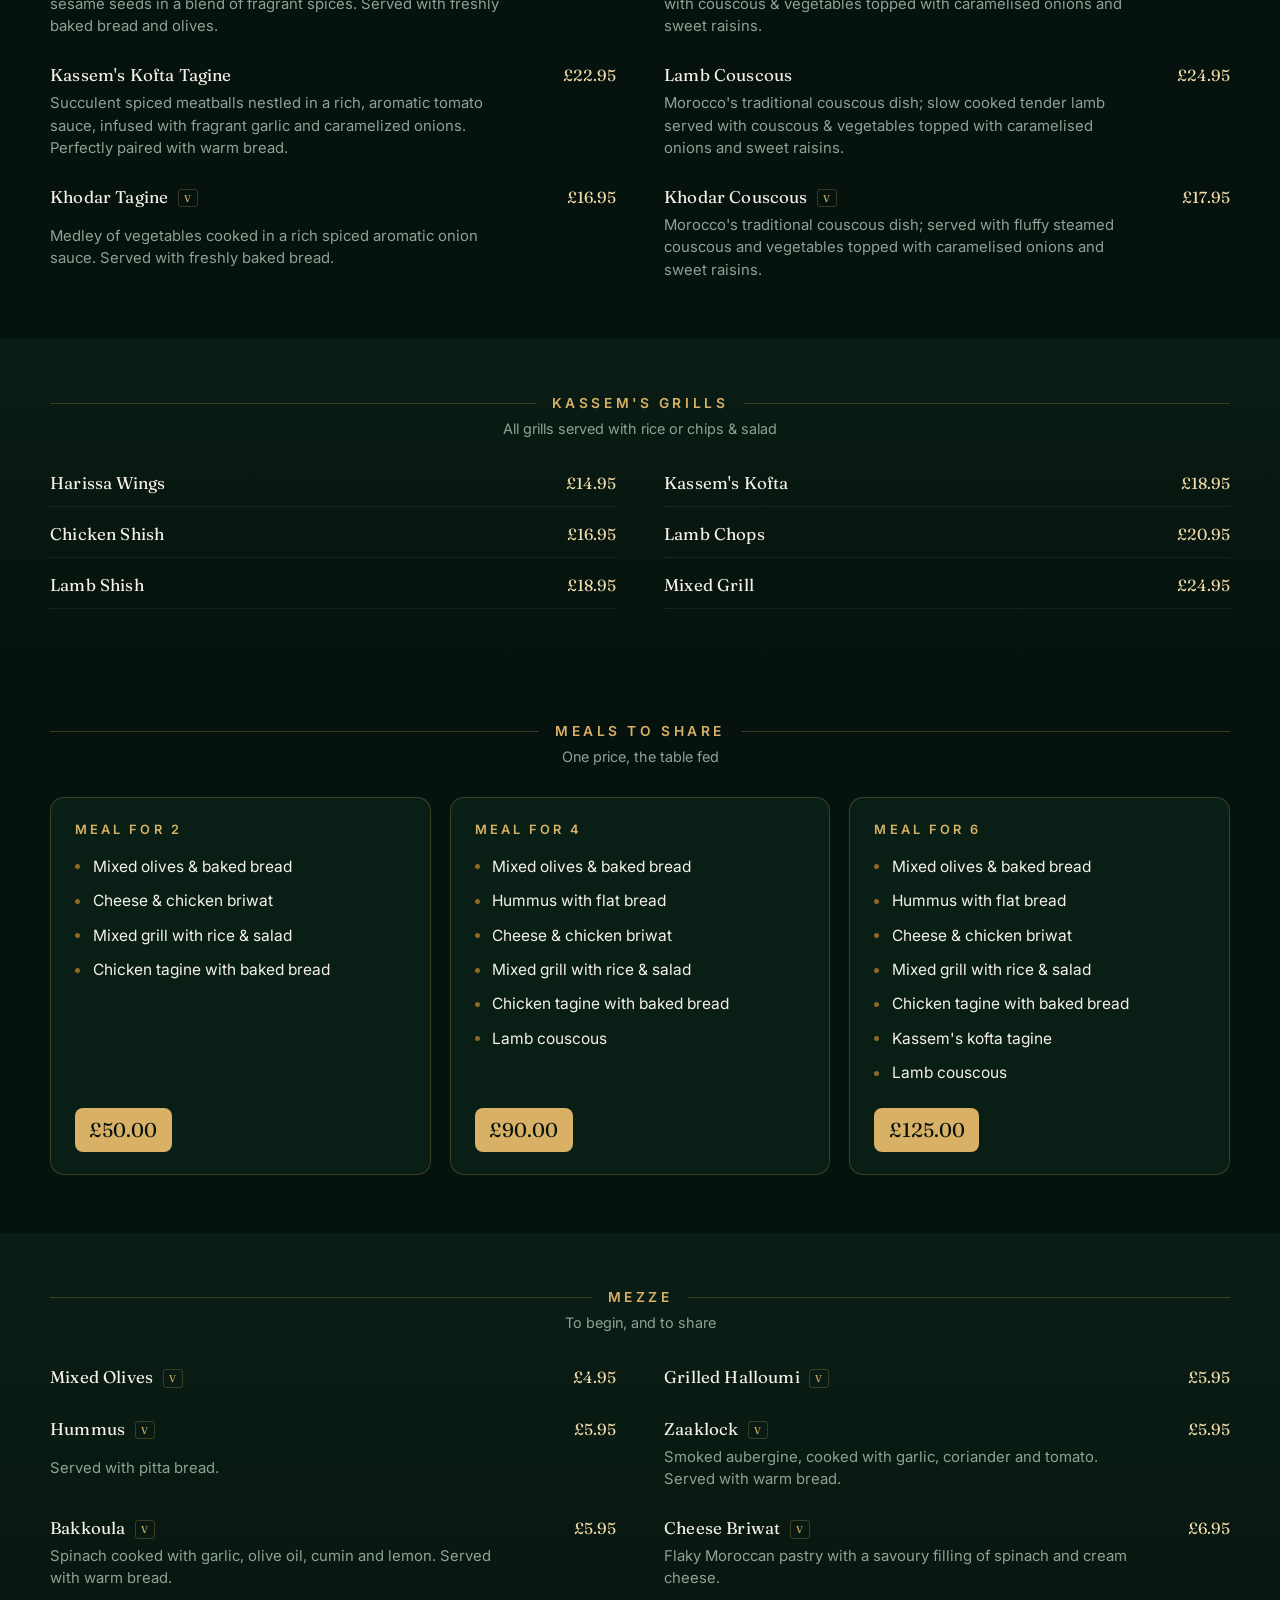
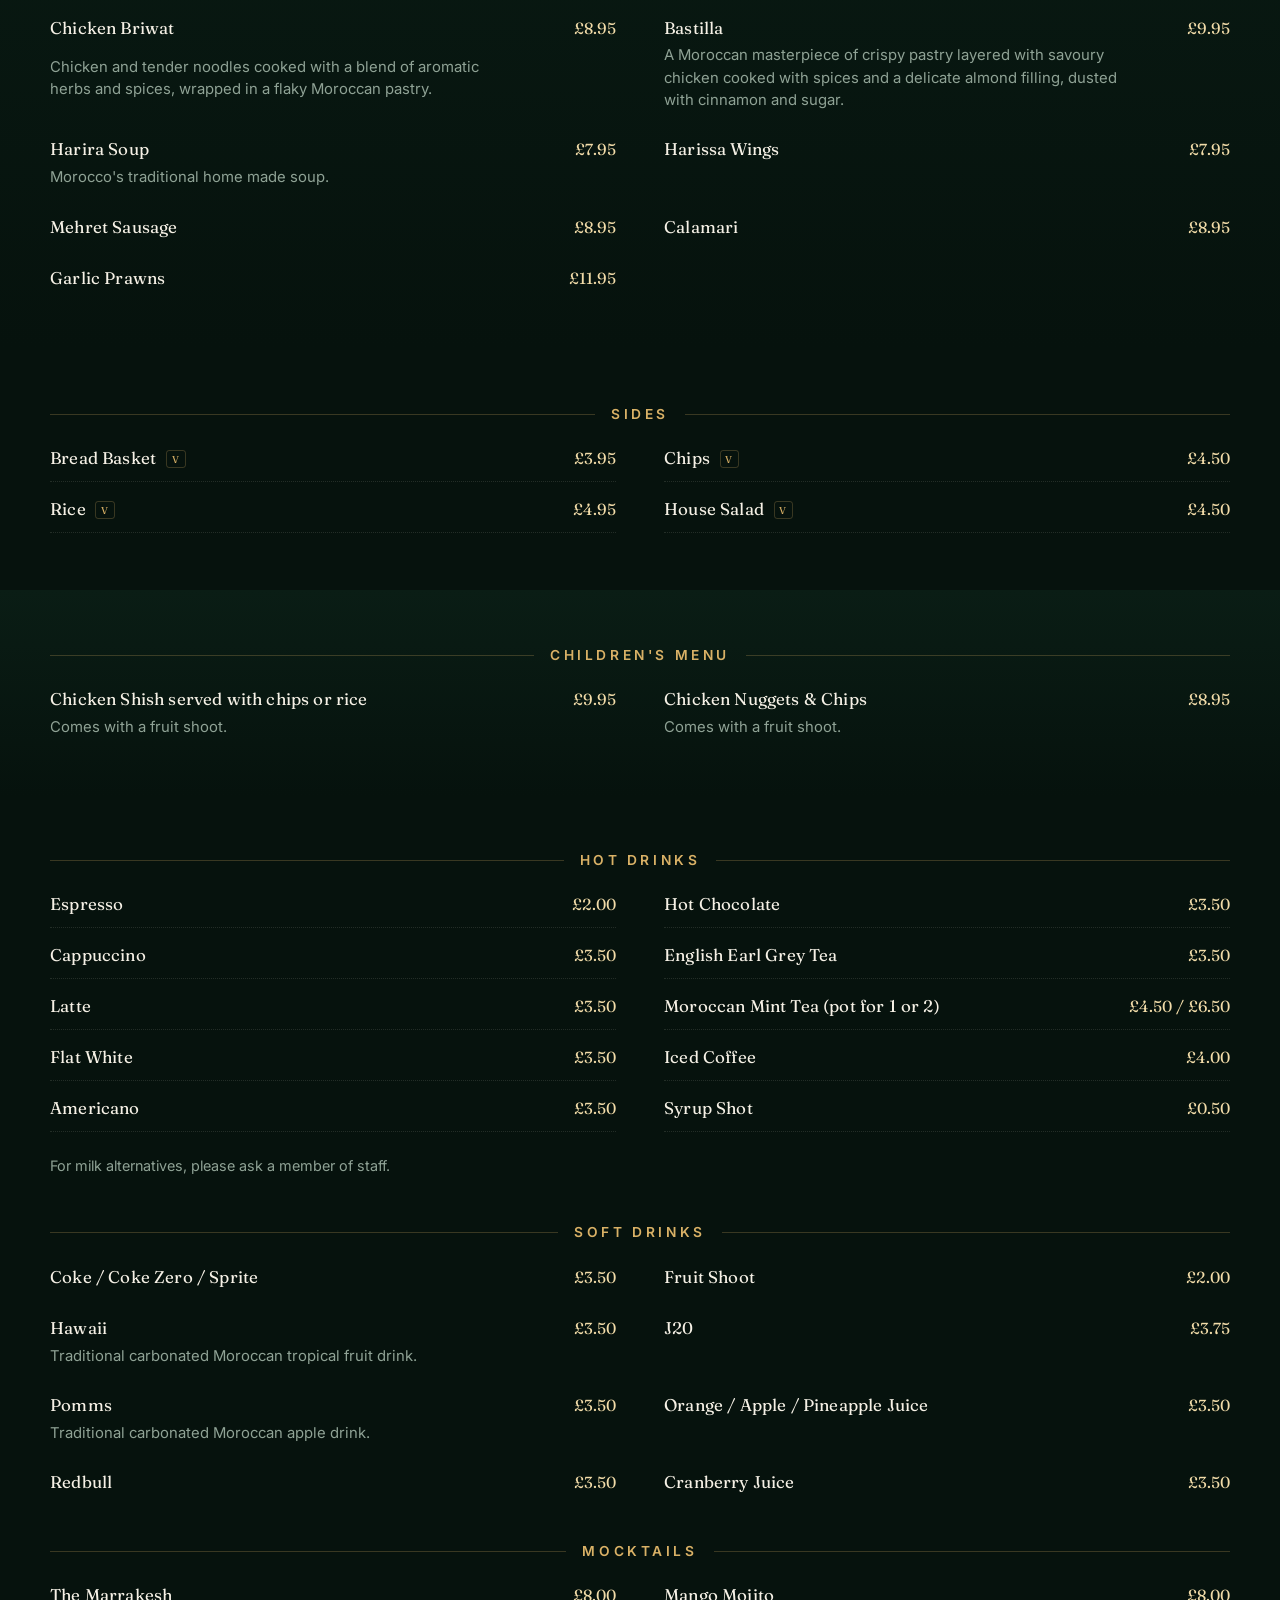
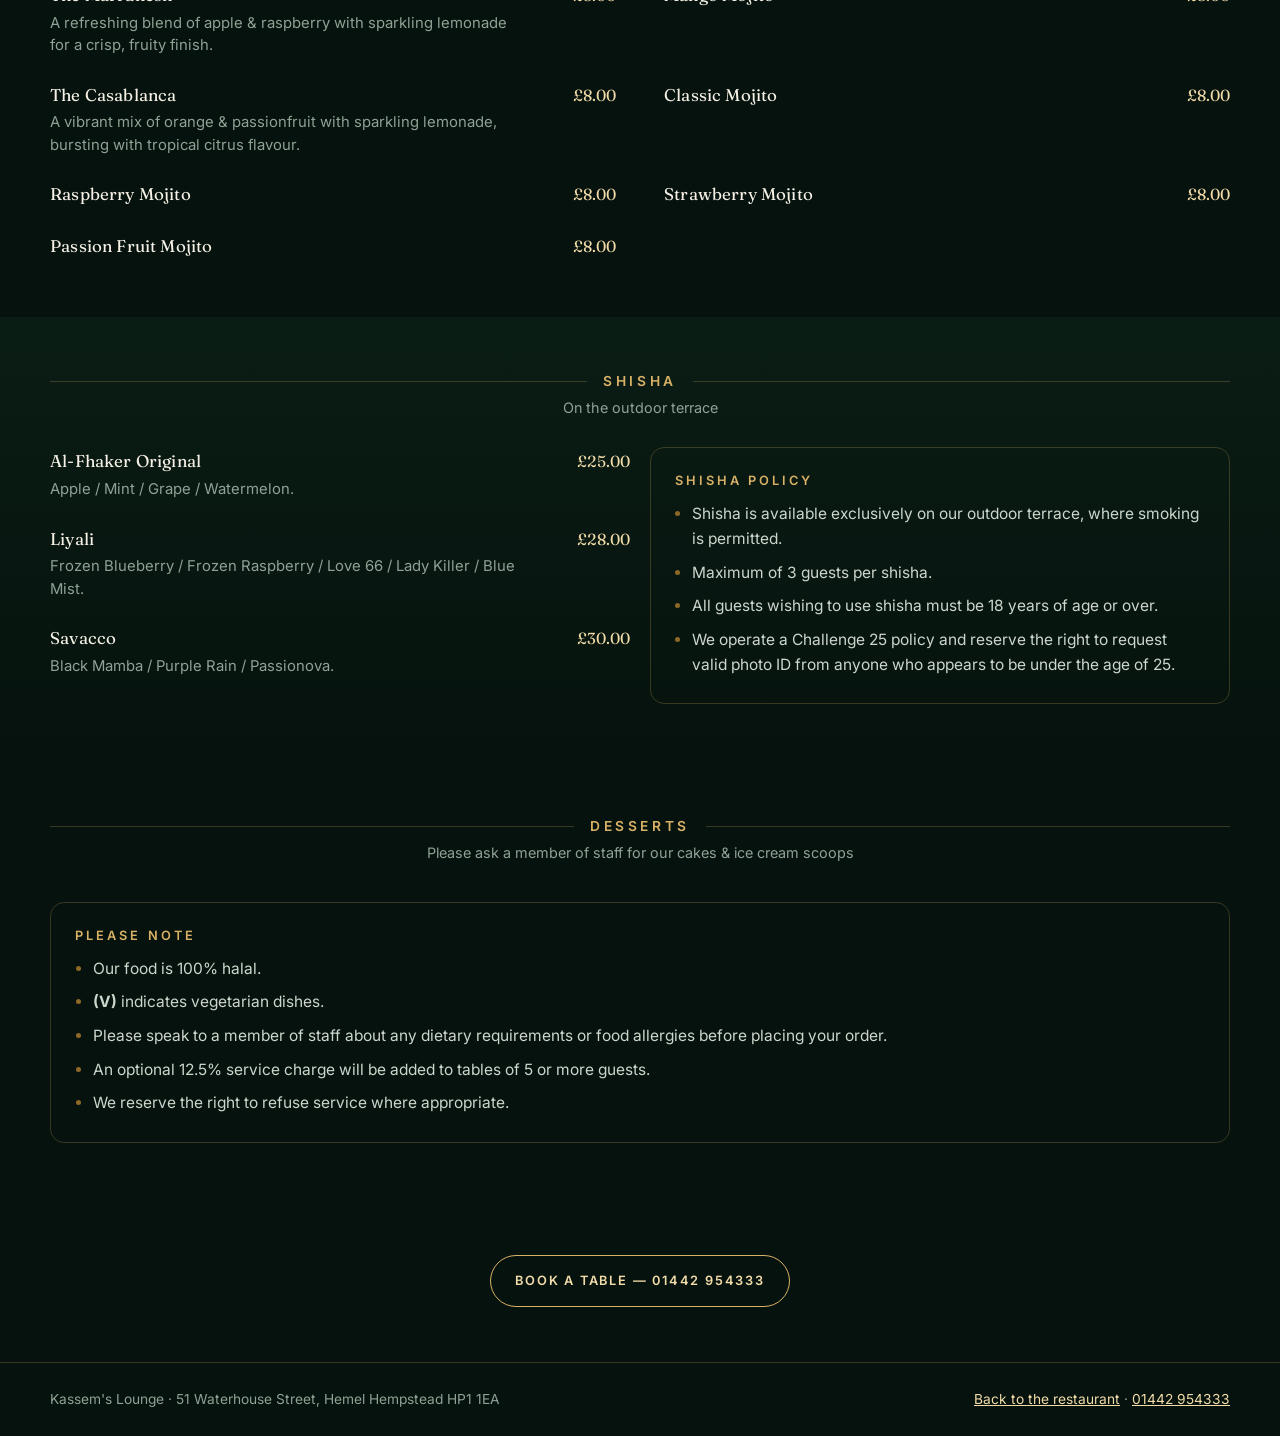
<file: v6/menu.html>
<!doctype html>
<html lang="en">
<head>
<meta charset="utf-8">
<meta name="robots" content="noindex,follow">
<meta name="viewport" content="width=device-width, initial-scale=1, viewport-fit=cover">
<title>Menu | Kassem's Lounge, Hemel Hempstead</title>
<meta name="description" content="The full Kassem's Lounge menu with prices: Moroccan breakfast, tagines and couscous, charcoal grills, mezze, meals to share, shisha and mint tea. 100% halal. 51 Waterhouse Street, Hemel Hempstead.">
<meta name="theme-color" content="#06120d">
<meta property="og:title" content="Kassem's Lounge — the menu">
<meta property="og:description" content="Moroccan breakfast, tagines, charcoal grills, mezze and shisha in Hemel Hempstead. 100% halal.">
<meta property="og:image" content="https://kassems.co.uk/assets/mezze-spread.jpg">
<meta property="og:type" content="restaurant">
<link rel="canonical" href="https://kassems.co.uk/menu.html">
<link rel="preconnect" href="https://fonts.googleapis.com">
<link rel="preconnect" href="https://fonts.gstatic.com" crossorigin>
<link href="https://fonts.googleapis.com/css2?family=Fraunces:ital,opsz,wght@0,9..144,400;0,9..144,600;0,9..144,700&family=Inter:wght@400;500;600&display=swap" rel="stylesheet">
<style>
/* ===========================================================================
   Kassem's Lounge — the menu.

   Prices are the restaurant's own, off their printed card. This page is the
   single place they live: nothing here duplicates a price into a second
   format, because two copies drift and the wrong one goes out.

   The printed card's grammar is kept — a gold rule with the course name set
   into it, dish in small caps, price hard right — on v6's tokens, so the page
   and the card in the customer's hand read as one restaurant. No JavaScript:
   a menu that needs a script to render is a menu that can fail to render.
   =========================================================================== */

:root {
  --ink:       #06120d;
  --ink-2:     #0a1d15;
  --tadelakt:  #e8dcc6;
  --cream:     #f6f1e6;
  --cream-2:   #cdd6cc;
  --cream-3:   #8fa295;
  --gold:      #d9b166;
  --gold-2:    #f2dca9;
  --gold-deep: #8e6826;
  --edge:      rgba(217,177,102,.24);

  --zellige: url("data:image/svg+xml,%3Csvg xmlns='http://www.w3.org/2000/svg' width='140' height='140' viewBox='0 0 140 140'%3E%3Cg fill='none' stroke='%23d9b166' stroke-width='1'%3E%3Crect x='28' y='28' width='84' height='84'/%3E%3Crect x='28' y='28' width='84' height='84' transform='rotate(45 70 70)'/%3E%3Ccircle cx='70' cy='70' r='13'/%3E%3C/g%3E%3C/svg%3E");

  --display: Fraunces, "Iowan Old Style", Georgia, serif;
  --body: Inter, ui-sans-serif, system-ui, -apple-system, "Segoe UI", sans-serif;
  --gut: max(20px, env(safe-area-inset-left, 0px));
  --gut-r: max(20px, env(safe-area-inset-right, 0px));
  --wrap: min(1180px, 100% - var(--gut) - var(--gut-r));
  color-scheme: dark;
}

* { box-sizing: border-box; }
html { scroll-behavior: smooth; -webkit-text-size-adjust: 100%; scroll-padding-top: 5.5rem; }
body {
  margin: 0; background: var(--ink); color: var(--cream);
  font-family: var(--body); font-size: 1.0625rem; line-height: 1.6;
  overflow-x: hidden;
}
a { color: inherit; }
:focus-visible { outline: 2px solid var(--gold-2); outline-offset: 3px; border-radius: 2px; }
.wrap { width: var(--wrap); margin-inline: auto; }
.skip { position: absolute; left: -999px; background: var(--gold); color: var(--ink); padding: .7rem 1rem; z-index: 99; }
.skip:focus { left: 1rem; top: 1rem; }
h1, h2, h3 { font-family: var(--display); font-weight: 600; line-height: 1.08; margin: 0; letter-spacing: -.015em; }
.eyebrow { font-size: .7rem; letter-spacing: .22em; text-transform: uppercase; color: var(--gold); margin: 0; font-weight: 600; }

/* ── nav: one way back to the room, always reachable ──────────────────── */
.nav {
  position: sticky; top: 0; z-index: 50; display: flex; align-items: center; gap: 1rem;
  padding: .85rem var(--gut-r) .85rem var(--gut); padding-top: calc(.85rem + env(safe-area-inset-top, 0px));
  background: rgba(6,18,13,.86);
  -webkit-backdrop-filter: blur(18px) saturate(140%); backdrop-filter: blur(18px) saturate(140%);
  border-bottom: 1px solid var(--edge);
}
.brand { font-family: var(--display); font-size: 1.05rem; text-decoration: none; line-height: 1; }
.brand small { display: block; font-family: var(--body); font-size: .56rem; letter-spacing: .34em; color: var(--gold); text-transform: uppercase; margin-top: .25rem; }
.call {
  margin-left: auto; text-decoration: none; white-space: nowrap; font-size: .76rem;
  letter-spacing: .12em; text-transform: uppercase; font-weight: 600; padding: .62rem 1.05rem;
  border: 1px solid var(--gold); color: var(--gold-2); border-radius: 999px; transition: background .3s, color .3s;
}
.nav ul { display: none; list-style: none; margin: 0 auto; padding: 0; gap: 2rem; }
.nav a.link { text-decoration: none; font-size: .78rem; letter-spacing: .16em; text-transform: uppercase; color: var(--cream-2); position: relative; padding-block: .3rem; }
.nav a.link[aria-current="page"] { color: var(--gold-2); }
.nav a.link::after { content: ""; position: absolute; inset-inline: 0; bottom: 0; height: 1px; background: var(--gold); transform: scaleX(0); transform-origin: left; transition: transform .4s cubic-bezier(.2,.7,.2,1); }
.nav a.link:hover::after, .nav a.link:focus-visible::after { transform: scaleX(1); }
.nav a.link[aria-current="page"]::after { transform: scaleX(1); }
@media (min-width: 920px) { .nav ul { display: flex; } }
.call:hover { background: var(--gold); color: var(--ink); }

/* ── head of the page ─────────────────────────────────────────────────── */
.top { position: relative; isolation: isolate; padding: clamp(2.6rem, 7vw, 4.6rem) 0 clamp(1.6rem, 4vw, 2.4rem); text-align: center; }
.top::before {
  content: ""; position: absolute; inset: 0; z-index: -1; pointer-events: none;
  background-image: var(--zellige); background-size: 140px 140px; opacity: .09;
  -webkit-mask-image: radial-gradient(120% 80% at 50% 0%, #000 10%, transparent 72%);
  mask-image: radial-gradient(120% 80% at 50% 0%, #000 10%, transparent 72%);
}
.top h1 { font-size: clamp(2.3rem, 1.4rem + 3.6vw, 3.9rem); margin: 1rem 0 .9rem; }
.top p { color: var(--cream-2); max-width: 46ch; margin: 0 auto; }
.halal {
  display: inline-block; margin-top: 1.4rem; padding: .5rem 1.1rem; border: 1px solid var(--edge);
  border-radius: 999px; font-size: .74rem; letter-spacing: .16em; text-transform: uppercase;
  color: var(--gold-2); font-weight: 600;
}

/* ── jump chips ───────────────────────────────────────────────────────── */
.jump { display: flex; flex-wrap: wrap; justify-content: center; gap: .5rem; margin: 1.8rem auto 0; }
.jump a {
  text-decoration: none; font-size: .72rem; letter-spacing: .14em; text-transform: uppercase;
  padding: .5rem .85rem; border: 1px solid rgba(246,241,230,.16); border-radius: 999px;
  color: var(--cream-2); transition: border-color .3s, color .3s;
}
.jump a:hover { border-color: var(--gold); color: var(--gold-2); }

/* ── a course ─────────────────────────────────────────────────────────── */
.band { padding: clamp(2.4rem, 6vw, 3.6rem) 0; }
.band.deep { background: linear-gradient(180deg, var(--ink-2), var(--ink)); }

.course-head { display: flex; align-items: center; gap: 1rem; margin-bottom: .4rem; }
.course-head::before, .course-head::after { content: ""; flex: 1; height: 1px; background: var(--edge); }
.course-head h2 {
  font-family: var(--body); font-size: .86rem; font-weight: 600; letter-spacing: .26em;
  text-transform: uppercase; color: var(--gold); white-space: nowrap;
}
.course-note { text-align: center; color: var(--cream-3); font-size: .9rem; margin: 0 0 1.8rem; }

/* Two columns on a wide screen, one on a phone. The dish is a grid so the
   price keeps its column whatever the name wraps to. */
.dishes { display: grid; gap: 1.5rem 3rem; margin: 0; padding: 0; list-style: none; }
@media (min-width: 760px) { .dishes.two { grid-template-columns: 1fr 1fr; } }

.dish { display: grid; grid-template-columns: 1fr auto; gap: .2rem .9rem; align-items: baseline; }
.dish .name { font-family: var(--display); font-size: 1.06rem; letter-spacing: .01em; }
.dish .price { font-family: var(--display); font-size: 1rem; color: var(--gold-2); white-space: nowrap; }
.dish .how { grid-column: 1 / -1; color: var(--cream-3); font-size: .93rem; line-height: 1.5; max-width: 52ch; }
.veg { font-size: .62rem; letter-spacing: .12em; color: var(--gold); border: 1px solid var(--edge); border-radius: 3px; padding: .1rem .3rem; vertical-align: .14em; margin-left: .35rem; }

/* A compact list: name and price only, no description. */
.dishes.tight { gap: .85rem 3rem; }
.dishes.tight .dish { border-bottom: 1px dotted rgba(246,241,230,.12); padding-bottom: .55rem; }

/* ── the share meals ──────────────────────────────────────────────────── */
.meals { display: grid; gap: 1.2rem; margin-top: 1.4rem; }
@media (min-width: 820px) { .meals { grid-template-columns: repeat(3, 1fr); } }
.meal { border: 1px solid var(--edge); border-radius: 14px; padding: 1.6rem 1.5rem 1.4rem; background: rgba(16,50,36,.42); display: flex; flex-direction: column; }
.meal h3 { font-family: var(--body); font-size: .8rem; font-weight: 600; letter-spacing: .24em; text-transform: uppercase; color: var(--gold); }
.meal ul { list-style: none; margin: 1.1rem 0 1.4rem; padding: 0; display: grid; gap: .6rem; }
.meal li { position: relative; padding-left: 1.1rem; font-size: .97rem; color: var(--cream); }
.meal li::before { content: ""; position: absolute; left: 0; top: .62em; width: 5px; height: 5px; border-radius: 50%; background: var(--gold-deep); }
.meal .tag { margin-top: auto; align-self: flex-start; font-family: var(--display); font-size: 1.25rem; color: var(--ink); background: var(--gold); border-radius: 8px; padding: .35rem .9rem; }

/* ── the small print ──────────────────────────────────────────────────── */
.note { border: 1px solid var(--edge); border-radius: 14px; padding: 1.6rem 1.5rem; margin-top: 1rem; }
.note h3 { font-family: var(--body); font-size: .8rem; font-weight: 600; letter-spacing: .24em; text-transform: uppercase; color: var(--gold); margin-bottom: .9rem; }
.note ul { margin: 0; padding-left: 1.1rem; display: grid; gap: .55rem; color: var(--cream-2); font-size: .97rem; }
.note li::marker { color: var(--gold-deep); }

.policy { display: grid; gap: 1.2rem; }
@media (min-width: 820px) { .policy { grid-template-columns: 1fr 1fr; align-items: start; } }

/* ── foot ─────────────────────────────────────────────────────────────── */
.back { text-align: center; padding: clamp(2.4rem, 6vw, 3.4rem) 0; }
.btn {
  display: inline-flex; align-items: center; gap: .55rem; text-decoration: none;
  font-size: .8rem; letter-spacing: .14em; text-transform: uppercase; font-weight: 600;
  padding: .95rem 1.5rem; border-radius: 999px; border: 1px solid var(--gold); color: var(--gold-2);
  transition: background .3s, color .3s;
}
.btn:hover { background: var(--gold); color: var(--ink); }
.thumb { position: fixed; left: 0; right: 0; bottom: 0; z-index: 60; display: grid; grid-template-columns: minmax(0,1fr) minmax(0,1fr); gap: 1px; background: var(--edge); border-top: 1px solid var(--edge); padding-bottom: env(safe-area-inset-bottom, 0px); }
.thumb a { display: flex; align-items: center; justify-content: center; gap: .5rem; padding: 1.05rem .8rem; background: var(--ink-2); color: var(--gold-2); text-decoration: none; font-family: var(--body); font-size: .74rem; font-weight: 600; letter-spacing: .14em; text-transform: uppercase; }
.thumb a:first-child { background: var(--gold); color: var(--ink); padding-left: calc(.8rem + env(safe-area-inset-left, 0px)); }
.thumb a:last-child { padding-right: calc(.8rem + env(safe-area-inset-right, 0px)); }
.thumb svg { width: 1.05em; height: 1.05em; fill: none; stroke: currentColor; stroke-width: 1.8; stroke-linecap: round; stroke-linejoin: round; }
@media (min-width: 700px) { .thumb { display: none; } }

.foot { border-top: 1px solid var(--edge); padding: 1.6rem 0 calc(1.6rem + env(safe-area-inset-bottom, 0px)); font-size: .86rem; color: var(--cream-3); }
@media (max-width: 699px) { .foot { padding-bottom: calc(5.2rem + env(safe-area-inset-bottom, 0px)); } }
.foot .wrap { display: flex; flex-wrap: wrap; gap: .6rem 1.4rem; justify-content: space-between; }
.foot a { color: var(--gold-2); }

@media print {
  .nav, .jump, .back, .thumb { display: none; }
  body { background: #fff; color: #000; }
  .band.deep { background: none; }
  .dish .how, .foot { color: #333; }
  .dish .price, .meal h3, .course-head h2 { color: #8e6826; }
}
</style>
</head>
<body>

<a class="skip" href="#menu">Skip to the menu</a>

<header class="nav">
  <a class="brand" href="./">Kassem's<small>Lounge</small></a>
  <ul>
    <li><a class="link" href="#menu" aria-current="page">Menu</a></li>
    <li><a class="link" href="./#carte">The carte</a></li>
    <li><a class="link" href="./#catering">Catering</a></li>
    <li><a class="link" href="./#story">Story</a></li>
    <li><a class="link" href="./#visit">Visit</a></li>
  </ul>
  <a class="call" href="tel:+441442954333">01442 954333</a>
</header>

<div class="top">
  <div class="wrap">
    <p class="eyebrow">51 Waterhouse Street, Hemel Hempstead</p>
    <h1>The menu</h1>
    <p>Moroccan breakfast, tagines left long over a low flame, lamb over charcoal, mezze to share &mdash; and mint tea poured from a height.</p>
    <p class="halal">Our food is 100% halal</p>

    <nav class="jump" aria-label="Jump to a course">
      <a href="#breakfast">Breakfast</a>
      <a href="#specials">Specials</a>
      <a href="#grills">Grills</a>
      <a href="#share">To share</a>
      <a href="#mezze">Mezze</a>
      <a href="#sides">Sides</a>
      <a href="#children">Children</a>
      <a href="#drinks">Drinks</a>
      <a href="#shisha">Shisha</a>
    </nav>
  </div>
</div>

<main id="menu">

<!-- Breakfast. The daytime service is Thursday to Sunday on the published hours. -->
<section class="band deep" id="breakfast">
  <div class="wrap">
    <div class="course-head"><h2>Breakfast</h2></div>
    <p class="course-note">Served Thursday to Sunday, during the daytime service</p>

    <ul class="dishes two">
      <li class="dish">
        <span class="name">Breakfast a la Bledi <span class="veg">V</span></span><span class="price">&pound;13.95</span>
        <span class="how">Traditional Moroccan breakfast &mdash; fresh msmen, baghrir, harcha, Kiri, organic honey, organic olives, sweet homemade Almou (almond butter).</span>
      </li>
      <li class="dish">
        <span class="name">Kassem's Breakfast</span><span class="price">&pound;12.95</span>
        <span class="how">Anglo-Maroc traditional breakfast with eggs, mehret sausages, turkey bacon, hash brown, harissa loubya, grilled mushroom, tomato and toast.</span>
      </li>
      <li class="dish">
        <span class="name">The Mediterranean</span><span class="price">&pound;14.95</span>
        <span class="how">Feta and spinach pastry, eggs, grilled halloumi, tomato, mushroom, olives &amp; mehret sausage. Served with freshly baked bread and fig jam.</span>
      </li>
      <li class="dish">
        <span class="name">Shackshuka <span class="veg">V</span></span><span class="price">&pound;11.95</span>
        <span class="how">Poached eggs nested in a rich, spiced tomato sauce infused with bell peppers, onion and garlic. Served with freshly baked bread.</span>
      </li>
      <li class="dish">
        <span class="name">Traditional Moroccan Khlii</span><span class="price">&pound;11.95</span>
        <span class="how">Fried eggs cooked in fresh khlii, seasoned with aromatic herbs and spices and served with freshly baked bread.</span>
      </li>
      <li class="dish">
        <span class="name">Moroccan Pancakes <span class="veg">V</span></span><span class="price">&pound;10.95</span>
        <span class="how">Homemade baked Baghrir or msemen, served with warm and drizzled sweet honey butter and Amlou and sauce of choice.</span>
      </li>
    </ul>

    <div class="note" style="margin-top:2rem">
      <h3>Add ons</h3>
      <ul class="dishes tight two" style="list-style:none;padding:0">
        <li class="dish"><span class="name">Mehret Sausage (2)</span><span class="price">&pound;3.00</span></li>
        <li class="dish"><span class="name">Egg</span><span class="price">&pound;2.00</span></li>
        <li class="dish"><span class="name">Hash Brown (2)</span><span class="price">&pound;1.50</span></li>
        <li class="dish"><span class="name">Kiri</span><span class="price">&pound;1.00</span></li>
        <li class="dish"><span class="name">Toast</span><span class="price">&pound;2.00</span></li>
        <li class="dish"><span class="name">Beans</span><span class="price">&pound;1.50</span></li>
        <li class="dish"><span class="name">Turkey Bacon (2)</span><span class="price">&pound;2.00</span></li>
        <li class="dish"><span class="name">Mushroom</span><span class="price">&pound;1.50</span></li>
      </ul>
    </div>
  </div>
</section>

<!-- Kassem's specials: the tagines and couscous the kitchen is known for. -->
<section class="band" id="specials">
  <div class="wrap">
    <div class="course-head"><h2>Kassem's Specials</h2></div>
    <p class="course-note">Tagines and couscous, cooked slow</p>

    <ul class="dishes two">
      <li class="dish">
        <span class="name">Chicken Tagine</span><span class="price">&pound;21.95</span>
        <span class="how">Slow-cooked chicken in a rich zesty lemon and onion sauce. Served with freshly baked bread.</span>
      </li>
      <li class="dish">
        <span class="name">Tagine Al Hout</span><span class="price">&pound;21.95</span>
        <span class="how">Fillets of fish stewed with tomato and peppers. Served with freshly baked bread.</span>
      </li>
      <li class="dish">
        <span class="name">Lamb Tagine</span><span class="price">&pound;23.95</span>
        <span class="how">Tender lamb, slow cooked with sweet prunes, almonds and sesame seeds in a blend of fragrant spices. Served with freshly baked bread and olives.</span>
      </li>
      <li class="dish">
        <span class="name">Chicken Couscous</span><span class="price">&pound;22.95</span>
        <span class="how">Morocco's traditional couscous dish; slow cooked chicken served with couscous &amp; vegetables topped with caramelised onions and sweet raisins.</span>
      </li>
      <li class="dish">
        <span class="name">Kassem's Kofta Tagine</span><span class="price">&pound;22.95</span>
        <span class="how">Succulent spiced meatballs nestled in a rich, aromatic tomato sauce, infused with fragrant garlic and caramelized onions. Perfectly paired with warm bread.</span>
      </li>
      <li class="dish">
        <span class="name">Lamb Couscous</span><span class="price">&pound;24.95</span>
        <span class="how">Morocco's traditional couscous dish; slow cooked tender lamb served with couscous &amp; vegetables topped with caramelised onions and sweet raisins.</span>
      </li>
      <li class="dish">
        <span class="name">Khodar Tagine <span class="veg">V</span></span><span class="price">&pound;16.95</span>
        <span class="how">Medley of vegetables cooked in a rich spiced aromatic onion sauce. Served with freshly baked bread.</span>
      </li>
      <li class="dish">
        <span class="name">Khodar Couscous <span class="veg">V</span></span><span class="price">&pound;17.95</span>
        <span class="how">Morocco's traditional couscous dish; served with fluffy steamed couscous and vegetables topped with caramelised onions and sweet raisins.</span>
      </li>
    </ul>
  </div>
</section>

<section class="band deep" id="grills">
  <div class="wrap">
    <div class="course-head"><h2>Kassem's Grills</h2></div>
    <p class="course-note">All grills served with rice or chips &amp; salad</p>

    <ul class="dishes tight two">
      <li class="dish"><span class="name">Harissa Wings</span><span class="price">&pound;14.95</span></li>
      <li class="dish"><span class="name">Kassem's Kofta</span><span class="price">&pound;18.95</span></li>
      <li class="dish"><span class="name">Chicken Shish</span><span class="price">&pound;16.95</span></li>
      <li class="dish"><span class="name">Lamb Chops</span><span class="price">&pound;20.95</span></li>
      <li class="dish"><span class="name">Lamb Shish</span><span class="price">&pound;18.95</span></li>
      <li class="dish"><span class="name">Mixed Grill</span><span class="price">&pound;24.95</span></li>
    </ul>
  </div>
</section>

<!-- The share meals: the clearest thing on the printed card, so it keeps its shape here. -->
<section class="band" id="share">
  <div class="wrap">
    <div class="course-head"><h2>Meals to share</h2></div>
    <p class="course-note">One price, the table fed</p>

    <div class="meals">
      <article class="meal">
        <h3>Meal for 2</h3>
        <ul>
          <li>Mixed olives &amp; baked bread</li>
          <li>Cheese &amp; chicken briwat</li>
          <li>Mixed grill with rice &amp; salad</li>
          <li>Chicken tagine with baked bread</li>
        </ul>
        <span class="tag">&pound;50.00</span>
      </article>
      <article class="meal">
        <h3>Meal for 4</h3>
        <ul>
          <li>Mixed olives &amp; baked bread</li>
          <li>Hummus with flat bread</li>
          <li>Cheese &amp; chicken briwat</li>
          <li>Mixed grill with rice &amp; salad</li>
          <li>Chicken tagine with baked bread</li>
          <li>Lamb couscous</li>
        </ul>
        <span class="tag">&pound;90.00</span>
      </article>
      <article class="meal">
        <h3>Meal for 6</h3>
        <ul>
          <li>Mixed olives &amp; baked bread</li>
          <li>Hummus with flat bread</li>
          <li>Cheese &amp; chicken briwat</li>
          <li>Mixed grill with rice &amp; salad</li>
          <li>Chicken tagine with baked bread</li>
          <li>Kassem's kofta tagine</li>
          <li>Lamb couscous</li>
        </ul>
        <span class="tag">&pound;125.00</span>
      </article>
    </div>
  </div>
</section>

<section class="band deep" id="mezze">
  <div class="wrap">
    <div class="course-head"><h2>Mezze</h2></div>
    <p class="course-note">To begin, and to share</p>

    <ul class="dishes two">
      <li class="dish"><span class="name">Mixed Olives <span class="veg">V</span></span><span class="price">&pound;4.95</span></li>
      <li class="dish"><span class="name">Grilled Halloumi <span class="veg">V</span></span><span class="price">&pound;5.95</span></li>
      <li class="dish">
        <span class="name">Hummus <span class="veg">V</span></span><span class="price">&pound;5.95</span>
        <span class="how">Served with pitta bread.</span>
      </li>
      <li class="dish">
        <span class="name">Zaaklock <span class="veg">V</span></span><span class="price">&pound;5.95</span>
        <span class="how">Smoked aubergine, cooked with garlic, coriander and tomato. Served with warm bread.</span>
      </li>
      <li class="dish">
        <span class="name">Bakkoula <span class="veg">V</span></span><span class="price">&pound;5.95</span>
        <span class="how">Spinach cooked with garlic, olive oil, cumin and lemon. Served with warm bread.</span>
      </li>
      <li class="dish">
        <span class="name">Cheese Briwat <span class="veg">V</span></span><span class="price">&pound;6.95</span>
        <span class="how">Flaky Moroccan pastry with a savoury filling of spinach and cream cheese.</span>
      </li>
      <li class="dish">
        <span class="name">Chicken Briwat</span><span class="price">&pound;8.95</span>
        <span class="how">Chicken and tender noodles cooked with a blend of aromatic herbs and spices, wrapped in a flaky Moroccan pastry.</span>
      </li>
      <li class="dish">
        <span class="name">Bastilla</span><span class="price">&pound;9.95</span>
        <span class="how">A Moroccan masterpiece of crispy pastry layered with savoury chicken cooked with spices and a delicate almond filling, dusted with cinnamon and sugar.</span>
      </li>
      <li class="dish">
        <span class="name">Harira Soup</span><span class="price">&pound;7.95</span>
        <span class="how">Morocco's traditional home made soup.</span>
      </li>
      <li class="dish"><span class="name">Harissa Wings</span><span class="price">&pound;7.95</span></li>
      <li class="dish"><span class="name">Mehret Sausage</span><span class="price">&pound;8.95</span></li>
      <li class="dish"><span class="name">Calamari</span><span class="price">&pound;8.95</span></li>
      <li class="dish"><span class="name">Garlic Prawns</span><span class="price">&pound;11.95</span></li>
    </ul>
  </div>
</section>

<section class="band" id="sides">
  <div class="wrap">
    <div class="course-head"><h2>Sides</h2></div>
    <ul class="dishes tight two" style="margin-top:1.4rem">
      <li class="dish"><span class="name">Bread Basket <span class="veg">V</span></span><span class="price">&pound;3.95</span></li>
      <li class="dish"><span class="name">Chips <span class="veg">V</span></span><span class="price">&pound;4.50</span></li>
      <li class="dish"><span class="name">Rice <span class="veg">V</span></span><span class="price">&pound;4.95</span></li>
      <li class="dish"><span class="name">House Salad <span class="veg">V</span></span><span class="price">&pound;4.50</span></li>
    </ul>
  </div>
</section>

<section class="band deep" id="children">
  <div class="wrap">
    <div class="course-head"><h2>Children's menu</h2></div>
    <ul class="dishes two" style="margin-top:1.4rem">
      <li class="dish">
        <span class="name">Chicken Shish served with chips or rice</span><span class="price">&pound;9.95</span>
        <span class="how">Comes with a fruit shoot.</span>
      </li>
      <li class="dish">
        <span class="name">Chicken Nuggets &amp; Chips</span><span class="price">&pound;8.95</span>
        <span class="how">Comes with a fruit shoot.</span>
      </li>
    </ul>
  </div>
</section>

<section class="band" id="drinks">
  <div class="wrap">
    <div class="course-head"><h2>Hot drinks</h2></div>
    <ul class="dishes tight two" style="margin-top:1.4rem">
      <li class="dish"><span class="name">Espresso</span><span class="price">&pound;2.00</span></li>
      <li class="dish"><span class="name">Hot Chocolate</span><span class="price">&pound;3.50</span></li>
      <li class="dish"><span class="name">Cappuccino</span><span class="price">&pound;3.50</span></li>
      <li class="dish"><span class="name">English Earl Grey Tea</span><span class="price">&pound;3.50</span></li>
      <li class="dish"><span class="name">Latte</span><span class="price">&pound;3.50</span></li>
      <li class="dish"><span class="name">Moroccan Mint Tea (pot for 1 or 2)</span><span class="price">&pound;4.50 / &pound;6.50</span></li>
      <li class="dish"><span class="name">Flat White</span><span class="price">&pound;3.50</span></li>
      <li class="dish"><span class="name">Iced Coffee</span><span class="price">&pound;4.00</span></li>
      <li class="dish"><span class="name">Americano</span><span class="price">&pound;3.50</span></li>
      <li class="dish"><span class="name">Syrup Shot</span><span class="price">&pound;0.50</span></li>
    </ul>
    <p class="course-note" style="margin:1.4rem 0 0;text-align:left">For milk alternatives, please ask a member of staff.</p>

    <div class="course-head" style="margin-top:3rem"><h2>Soft drinks</h2></div>
    <ul class="dishes two" style="margin-top:1.4rem">
      <li class="dish"><span class="name">Coke / Coke Zero / Sprite</span><span class="price">&pound;3.50</span></li>
      <li class="dish"><span class="name">Fruit Shoot</span><span class="price">&pound;2.00</span></li>
      <li class="dish">
        <span class="name">Hawaii</span><span class="price">&pound;3.50</span>
        <span class="how">Traditional carbonated Moroccan tropical fruit drink.</span>
      </li>
      <li class="dish"><span class="name">J20</span><span class="price">&pound;3.75</span></li>
      <li class="dish">
        <span class="name">Pomms</span><span class="price">&pound;3.50</span>
        <span class="how">Traditional carbonated Moroccan apple drink.</span>
      </li>
      <li class="dish"><span class="name">Orange / Apple / Pineapple Juice</span><span class="price">&pound;3.50</span></li>
      <li class="dish"><span class="name">Redbull</span><span class="price">&pound;3.50</span></li>
      <li class="dish"><span class="name">Cranberry Juice</span><span class="price">&pound;3.50</span></li>
    </ul>

    <div class="course-head" style="margin-top:3rem"><h2>Mocktails</h2></div>
    <ul class="dishes two" style="margin-top:1.4rem">
      <li class="dish">
        <span class="name">The Marrakesh</span><span class="price">&pound;8.00</span>
        <span class="how">A refreshing blend of apple &amp; raspberry with sparkling lemonade for a crisp, fruity finish.</span>
      </li>
      <li class="dish"><span class="name">Mango Mojito</span><span class="price">&pound;8.00</span></li>
      <li class="dish">
        <span class="name">The Casablanca</span><span class="price">&pound;8.00</span>
        <span class="how">A vibrant mix of orange &amp; passionfruit with sparkling lemonade, bursting with tropical citrus flavour.</span>
      </li>
      <li class="dish"><span class="name">Classic Mojito</span><span class="price">&pound;8.00</span></li>
      <li class="dish"><span class="name">Raspberry Mojito</span><span class="price">&pound;8.00</span></li>
      <li class="dish"><span class="name">Strawberry Mojito</span><span class="price">&pound;8.00</span></li>
      <li class="dish"><span class="name">Passion Fruit Mojito</span><span class="price">&pound;8.00</span></li>
    </ul>
  </div>
</section>

<section class="band deep" id="shisha">
  <div class="wrap">
    <div class="course-head"><h2>Shisha</h2></div>
    <p class="course-note">On the outdoor terrace</p>

    <div class="policy">
      <ul class="dishes">
        <li class="dish">
          <span class="name">Al-Fhaker Original</span><span class="price">&pound;25.00</span>
          <span class="how">Apple / Mint / Grape / Watermelon.</span>
        </li>
        <li class="dish">
          <span class="name">Liyali</span><span class="price">&pound;28.00</span>
          <span class="how">Frozen Blueberry / Frozen Raspberry / Love 66 / Lady Killer / Blue Mist.</span>
        </li>
        <li class="dish">
          <span class="name">Savacco</span><span class="price">&pound;30.00</span>
          <span class="how">Black Mamba / Purple Rain / Passionova.</span>
        </li>
      </ul>

      <div class="note" style="margin-top:0">
        <h3>Shisha policy</h3>
        <ul>
          <li>Shisha is available exclusively on our outdoor terrace, where smoking is permitted.</li>
          <li>Maximum of 3 guests per shisha.</li>
          <li>All guests wishing to use shisha must be 18 years of age or over.</li>
          <li>We operate a Challenge 25 policy and reserve the right to request valid photo ID from anyone who appears to be under the age of 25.</li>
        </ul>
      </div>
    </div>
  </div>
</section>

<section class="band" id="desserts">
  <div class="wrap">
    <div class="course-head"><h2>Desserts</h2></div>
    <p class="course-note" style="margin-bottom:0">Please ask a member of staff for our cakes &amp; ice cream scoops</p>

    <div class="note" style="margin-top:2.4rem">
      <h3>Please note</h3>
      <ul>
        <li>Our food is 100% halal.</li>
        <li><strong>(V)</strong> indicates vegetarian dishes.</li>
        <li>Please speak to a member of staff about any dietary requirements or food allergies before placing your order.</li>
        <li>An optional 12.5% service charge will be added to tables of 5 or more guests.</li>
        <li>We reserve the right to refuse service where appropriate.</li>
      </ul>
    </div>
  </div>
</section>

<div class="back">
  <div class="wrap">
    <a class="btn" href="tel:+441442954333">Book a table &mdash; 01442 954333</a>
  </div>
</div>

</main>

<nav class="thumb" aria-label="Call or get directions">
  <a href="tel:+441442954333"><svg viewBox="0 0 24 24" aria-hidden="true"><path d="M5 4h4l2 5-2.5 1.5a11 11 0 0 0 5 5L15 13l5 2v4a2 2 0 0 1-2 2A16 16 0 0 1 3 6a2 2 0 0 1 2-2"/></svg>Call</a>
  <a href="https://www.google.com/maps/dir/?api=1&amp;destination=Kassem%27s+Lounge%2C+51+Waterhouse+Street%2C+Hemel+Hempstead+HP1+1EA" target="_blank" rel="noopener"><svg viewBox="0 0 24 24" aria-hidden="true"><path d="M3 11 21 3l-8 18-2-7-8-3z"/></svg>Take me there</a>
</nav>

<footer class="foot">
  <div class="wrap">
    <span>Kassem's Lounge &middot; 51 Waterhouse Street, Hemel Hempstead HP1 1EA</span>
    <span><a href="./">Back to the restaurant</a> &middot; <a href="tel:+441442954333">01442 954333</a></span>
  </div>
</footer>

</body>
</html>
</file>
<file: v5/styles.css>
/* Kassem's Lounge — rebuilt stylesheet.
   The original styles.css was never committed and exists only on the client's
   laptop, so this is written back from her page's own class names, the fonts
   her HTML already loads (Playfair Display + Inter), and the video she filmed:
   deep green ground, gold accents, cream type. Single theme on purpose — the
   room is dark green and gold, and the site should read the same in any OS
   appearance. */
:root{
  color-scheme:dark;
  --green:#13332a; --green-2:#0d251e; --green-3:#1b4537; --green-4:#255445;
  --cream:#f3ead6; --cream-2:#cdc3ad; --cream-3:#9d9684;
  --gold:#c9a227; --gold-2:#e3c45f; --gold-ink:#13332a;
  --edge:rgba(201,162,39,.26);
  --display:'Playfair Display',Georgia,'Times New Roman',serif;
  --body:'Inter',-apple-system,BlinkMacSystemFont,'Segoe UI',sans-serif;
  --w:min(1180px,92vw);
  --r:3px;
}
*{box-sizing:border-box}
html{scroll-behavior:smooth}
@media (prefers-reduced-motion:reduce){html{scroll-behavior:auto}*{animation:none!important;transition:none!important}}
body{margin:0;background:var(--green);color:var(--cream);font-family:var(--body);font-size:16px;line-height:1.6;-webkit-font-smoothing:antialiased}
img{max-width:100%;display:block}
a{color:inherit}
h1,h2,h3{font-family:var(--display);font-weight:700;line-height:1.1;text-wrap:balance;margin:0}
h2{font-size:clamp(1.6rem,4vw,2.5rem)}
h3{font-size:1.15rem}
p{margin:0}
:focus-visible{outline:2px solid var(--gold-2);outline-offset:3px}

/* Header */
.site-header{position:sticky;top:0;z-index:20;display:flex;align-items:center;gap:1.5rem;flex-wrap:wrap;
  padding:.9rem max(16px,calc((100vw - var(--w))/2));background:rgba(13,37,30,.94);backdrop-filter:blur(8px);
  border-bottom:1px solid var(--edge)}
.brand{display:flex;align-items:baseline;gap:.45rem;text-decoration:none;font-family:var(--display);font-size:1.25rem;color:var(--cream)}
.brand small{font-size:.72rem;letter-spacing:.22em;text-transform:uppercase;color:var(--gold);font-family:var(--body)}
.nav-links{display:flex;gap:1.4rem;margin-left:auto;flex-wrap:wrap}
.nav-links a{text-decoration:none;font-size:.74rem;letter-spacing:.18em;text-transform:uppercase;color:var(--cream-2)}
.nav-links a:hover{color:var(--gold-2)}
.header-call{text-decoration:none;font-size:.74rem;letter-spacing:.12em;text-transform:uppercase;
  border:1px solid var(--gold);color:var(--gold);padding:.55rem .95rem;border-radius:var(--r);white-space:nowrap}
.header-call:hover{background:var(--gold);color:var(--gold-ink)}

/* Hero */
.hero{position:relative;min-height:min(78vh,620px);display:grid;align-items:end;overflow:hidden}
.hero-image{position:absolute;inset:0;width:100%;height:100%;object-fit:cover}
.hero-shade{position:absolute;inset:0;background:linear-gradient(180deg,rgba(13,37,30,.45) 0%,rgba(13,37,30,.72) 55%,rgba(13,37,30,.96) 100%)}
.hero-content{position:relative;width:var(--w);margin:0 auto;padding:4rem 0 2.2rem}
.hero-content h1{font-size:clamp(2.6rem,9vw,5.2rem);letter-spacing:-.01em}
.hero-content h1 span{display:block}
.hero-content h1 span:last-child{color:var(--gold)}
.hero-content>p{margin-top:1rem;font-size:clamp(1rem,2.2vw,1.2rem);color:var(--cream-2);max-width:34ch}
.hero-actions{display:flex;flex-wrap:wrap;gap:.8rem;margin-top:1.8rem}
.hero-strip{position:relative;width:var(--w);margin:0 auto;display:flex;flex-wrap:wrap;gap:1.6rem;
  padding:1rem 0 1.6rem;border-top:1px solid var(--edge);font-size:.72rem;letter-spacing:.16em;text-transform:uppercase;color:var(--gold)}

/* Buttons */
.button{display:inline-block;text-decoration:none;font-size:.76rem;letter-spacing:.16em;text-transform:uppercase;
  padding:.85rem 1.5rem;border-radius:var(--r);border:1px solid transparent;cursor:pointer;font-family:var(--body)}
.button.primary{background:var(--gold);color:var(--gold-ink);border-color:var(--gold);font-weight:600}
.button.primary:hover{background:var(--gold-2);border-color:var(--gold-2)}
.button.secondary{border-color:var(--edge);color:var(--cream)}
.button.secondary:hover{border-color:var(--gold);color:var(--gold-2)}

/* Shared section rhythm */
.signature,.catering,.image-rail,.dish-list,.story,.reviews,.visit,.booking{width:var(--w);margin:0 auto;padding:4.5rem 0}
.section-label{font-size:.72rem;letter-spacing:.2em;text-transform:uppercase;color:var(--gold);margin-bottom:.7rem}
.text-link{display:inline-block;margin-top:1.1rem;color:var(--gold-2);font-size:.9rem}
.catering .button{margin-top:1.6rem}
.catering .catering-prompt{margin-top:1.6rem;font-family:var(--display);font-size:1.15rem;color:var(--cream)}
.catering .catering-prompt+p{margin-top:.5rem}

/* Signature */
.signature,.catering{display:grid;grid-template-columns:1fr 1fr;gap:3rem;align-items:center}
.section-copy p+p,.section-copy h2+p{margin-top:1rem;color:var(--cream-2)}
.food-frame,.catering-frame{margin:0;border:1px solid var(--edge);padding:.6rem;background:var(--green-2)}
.food-frame img,.catering-frame img{aspect-ratio:4/3;object-fit:cover}

/* Gallery */
.image-rail{display:grid;grid-template-columns:repeat(3,1fr);gap:1.4rem}
.image-rail figure{margin:0}
.image-rail img{aspect-ratio:3/4;object-fit:cover;border:1px solid var(--edge)}
.image-rail figcaption{margin-top:.6rem;font-size:.72rem;letter-spacing:.16em;text-transform:uppercase;color:var(--cream-3)}

/* Dishes */
.dish-list{display:grid;grid-template-columns:repeat(4,1fr);gap:1.6rem;border-top:1px solid var(--edge);border-bottom:1px solid var(--edge)}
.dish-list article span{font-family:var(--display);font-size:.95rem;color:var(--gold)}
.dish-list article h3{margin:.35rem 0 .5rem}
.dish-list article p{color:var(--cream-2);font-size:.94rem}

/* Story */
.story{display:grid;grid-template-columns:1fr 1fr;gap:3rem;align-items:center}
.story-image{margin:0}
.story-image img{aspect-ratio:4/5;object-fit:cover;border:1px solid var(--edge)}
.story-panel p+p{margin-top:1rem}
.story-panel p:not(.section-label){color:var(--cream-2)}

/* Reviews */
.reviews{display:grid;gap:2rem}
.quote-grid{display:grid;grid-template-columns:repeat(3,1fr);gap:1.4rem}
.quote-grid blockquote{margin:0;background:var(--green-3);border:1px solid var(--edge);border-left:3px solid var(--gold);padding:1.4rem}
.quote-grid p{font-family:var(--display);font-size:1.08rem}
.quote-grid cite{display:block;margin-top:.9rem;font-style:normal;font-size:.7rem;letter-spacing:.16em;text-transform:uppercase;color:var(--cream-3)}

/* Visit */
.visit{display:grid;grid-template-columns:1.25fr 1fr;gap:2rem;align-items:stretch}
.visit-card,.hours-card{background:var(--green-3);border:1px solid var(--edge);padding:2rem}
.info-list{display:flex;flex-wrap:wrap;gap:.7rem;margin-top:1.4rem}
.info-list a{text-decoration:none;font-size:.74rem;letter-spacing:.12em;text-transform:uppercase;color:var(--gold);border:1px solid var(--edge);padding:.6rem .9rem;border-radius:var(--r)}
.info-list a:hover{background:var(--gold);color:var(--gold-ink);border-color:var(--gold)}
.hours-card h3{font-size:.9rem;letter-spacing:.16em;text-transform:uppercase;color:var(--gold);font-family:var(--body);font-weight:600}
.hours-card dl{margin:1.1rem 0 0;display:grid;gap:.55rem}
.hours-card dl>div{display:flex;justify-content:space-between;gap:1rem;border-bottom:1px dotted var(--edge);padding-bottom:.45rem}
.hours-card dt{color:var(--cream-2)}
.hours-card dd{margin:0;font-variant-numeric:tabular-nums;color:var(--cream)}

/* Booking */
.booking{display:grid;grid-template-columns:1fr 1.1fr;gap:2.5rem;align-items:center;background:var(--green-2);
  border-top:1px solid var(--edge);border-bottom:1px solid var(--edge);padding:3.5rem max(0px,calc((100vw - var(--w))/2));width:100%}
#booking-form{display:flex;flex-wrap:wrap;gap:.9rem;align-items:flex-end}
#booking-form label{display:flex;flex-direction:column;gap:.4rem;flex:1 1 9rem;min-width:0}
#booking-form label span{font-size:.68rem;letter-spacing:.16em;text-transform:uppercase;color:var(--gold)}
#booking-form input,#booking-form select{font-family:var(--body);font-size:1rem;color:var(--cream);background:var(--green);
  border:1px solid var(--edge);border-radius:var(--r);padding:.72rem .8rem;width:100%;min-width:0}
#booking-form .button{flex:0 0 auto}
.booking-say{grid-column:1/-1;margin-top:1.2rem;border:1px solid var(--edge);border-left:3px solid var(--gold);
  background:rgba(201,162,39,.07);padding:1rem 1.1rem;font-family:var(--display);font-size:1.05rem}

/* Footer */
.footer{width:var(--w);margin:0 auto;padding:2.5rem 0 3.5rem;display:flex;flex-wrap:wrap;gap:.4rem 1.4rem;
  border-top:1px solid var(--edge);color:var(--cream-3);font-size:.85rem}
.footer p:first-child{color:var(--gold);font-family:var(--display);font-size:1rem}

@media (max-width:900px){
  .signature,.catering,.story,.visit,.booking{grid-template-columns:1fr}
  .image-rail,.quote-grid{grid-template-columns:1fr 1fr}
  .dish-list{grid-template-columns:1fr 1fr}
  .nav-links{order:3;width:100%;margin-left:0;gap:1rem}
}
@media (max-width:560px){
  .image-rail,.quote-grid,.dish-list{grid-template-columns:1fr}
  .signature,.catering,.image-rail,.dish-list,.story,.reviews,.visit{padding:3rem 0}
  #booking-form label{flex:1 1 100%}
  #booking-form .button{width:100%}
}

/* Holding page (construction.html) — standalone, shares this stylesheet.
   Centred card, no form, no JavaScript: everything a caller needs is a link. */
body.holding{display:grid;min-height:100vh;place-items:center;padding:2.5rem max(16px,5vw)}
.holding-card{width:min(640px,100%);text-align:center;background:var(--green-3);border:1px solid var(--edge);padding:clamp(2rem,6vw,3.5rem)}
.holding-card .brand{justify-content:center;font-size:1.6rem;margin-bottom:2rem}
.holding-card h1{font-size:clamp(1.7rem,5vw,2.4rem);margin-bottom:1rem}
.holding-card>p{color:var(--cream-2);max-width:42ch;margin:0 auto}
.holding-actions{display:flex;flex-wrap:wrap;gap:.8rem;justify-content:center;margin-top:2rem}
.holding-hours{margin-top:2.5rem;padding-top:1.8rem;border-top:1px solid var(--edge);display:grid;gap:.5rem;text-align:left}
.holding-hours h2{font-size:.78rem;letter-spacing:.18em;text-transform:uppercase;color:var(--gold);font-family:var(--body);font-weight:600;text-align:center;margin-bottom:.6rem}
.holding-hours div{display:flex;justify-content:space-between;gap:1rem;border-bottom:1px dotted var(--edge);padding-bottom:.4rem}
.holding-hours div:last-child{border-bottom:0}
.holding-hours span:first-child{color:var(--cream-2)}
.holding-hours span:last-child{font-variant-numeric:tabular-nums}
.holding-where{margin-top:2rem;font-size:.9rem;color:var(--cream-3)}
.holding-where a{color:var(--gold-2)}
</file>
